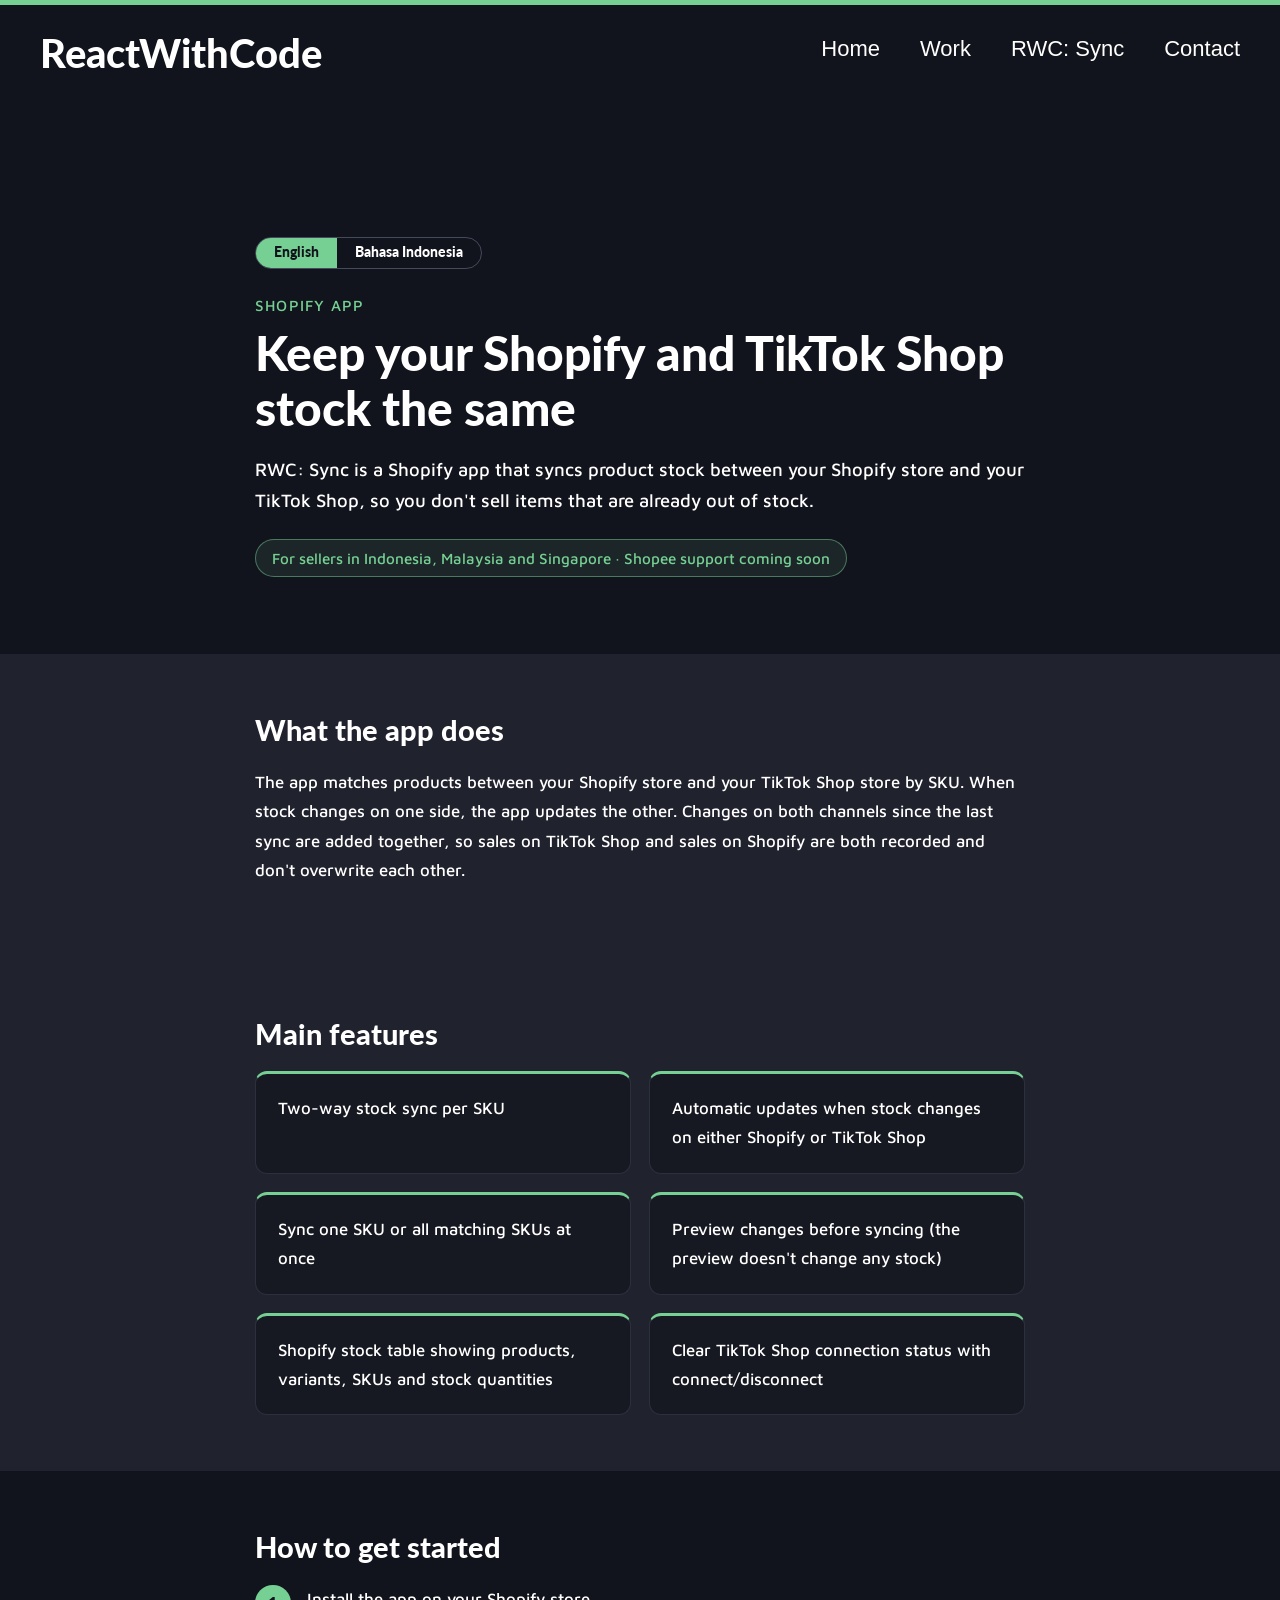
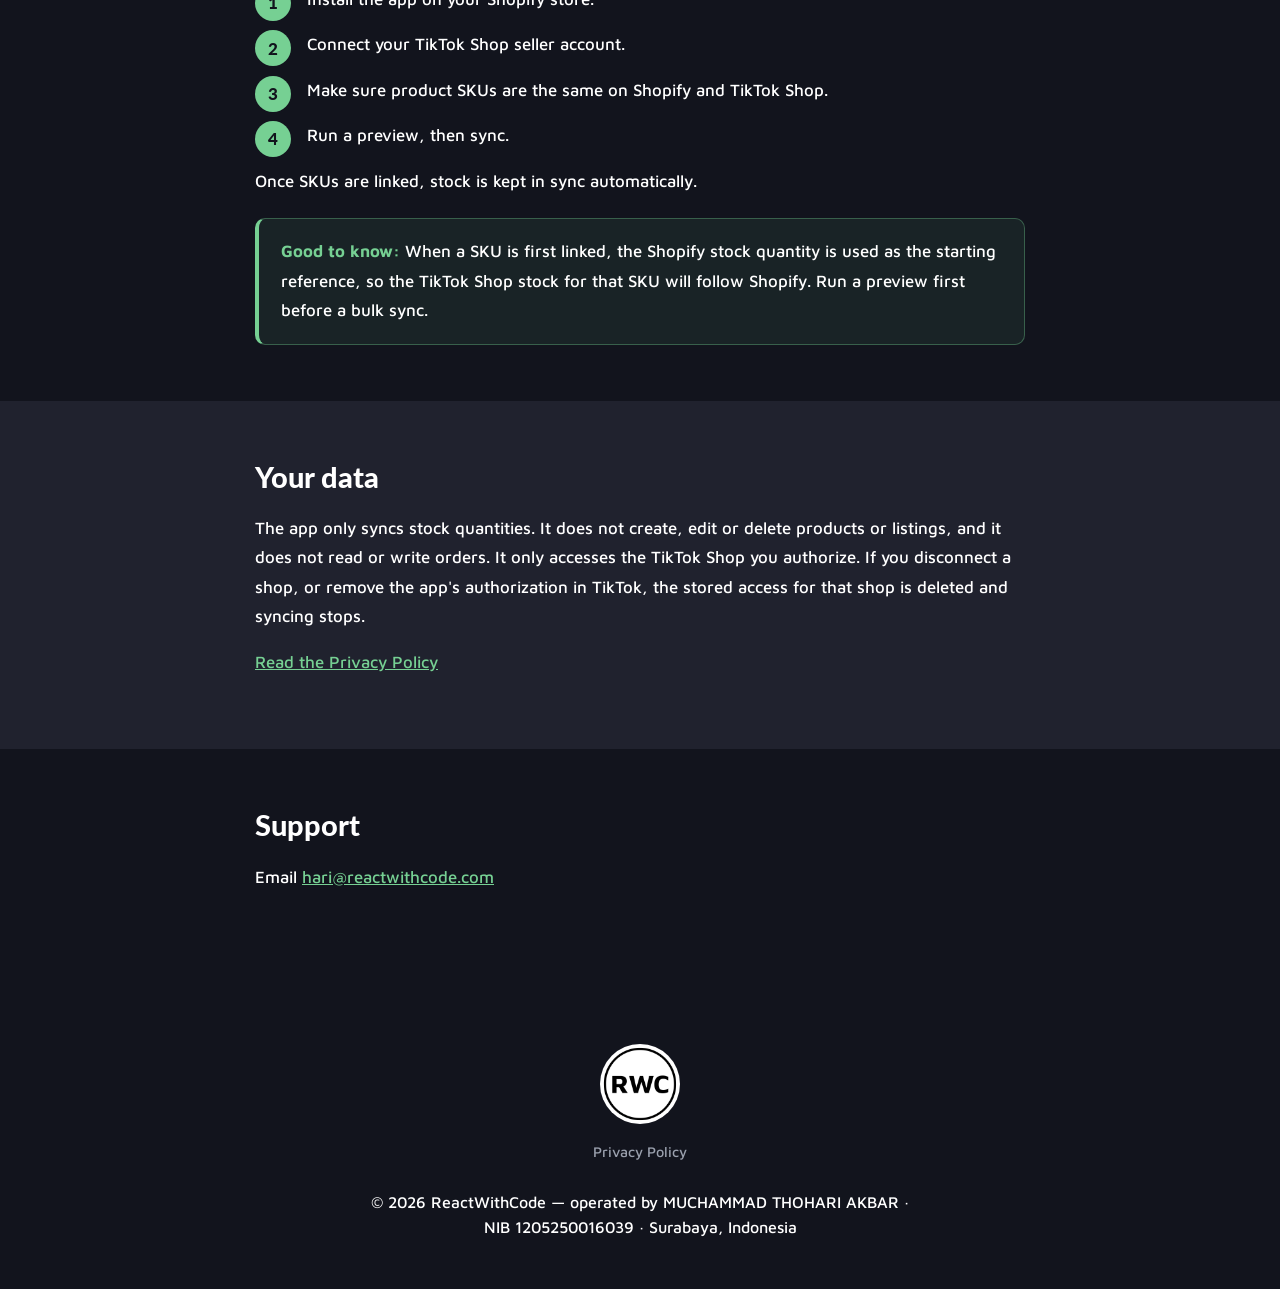
<file: rwc-sync/index.html>
<!DOCTYPE html>
<html lang="en" data-lang="en">

<head>
	<meta charset="utf-8">
	<meta http-equiv="X-UA-Compatible" content="IE=edge">
	<meta name="viewport" content="width=device-width,initial-scale=1" />
	<title>RWC: Sync – Shopify and TikTok Shop Stock Sync App | ReactWithCode</title>
	<meta name="description" content="RWC: Sync is a Shopify app that syncs product stock between your Shopify store and your TikTok Shop by SKU, so you don't sell items that are already out of stock.">
	<link rel="canonical" href="https://www.reactwithcode.com/rwc-sync/">
	<link rel="alternate" hreflang="en" href="https://www.reactwithcode.com/rwc-sync/">
	<link rel="alternate" hreflang="id" href="https://www.reactwithcode.com/rwc-sync/?lang=id">
	<link rel="alternate" hreflang="x-default" href="https://www.reactwithcode.com/rwc-sync/">
	<meta property="og:type" content="website">
	<meta property="og:site_name" content="ReactWithCode">
	<meta property="og:title" content="RWC: Sync – Keep your Shopify and TikTok Shop stock the same">
	<meta property="og:description" content="A Shopify app that syncs product stock between your Shopify store and your TikTok Shop by SKU.">
	<meta property="og:url" content="https://www.reactwithcode.com/rwc-sync/">
	<meta property="og:locale" content="en_US">
	<meta property="og:locale:alternate" content="id_ID">
	<meta property="og:image" content="https://www.reactwithcode.com/assets/images/shopify-developer-white-bg.png">
	<meta name="twitter:card" content="summary_large_image">
	<link rel="icon" type="image/x-icon" href="/assets/images/RWC-logo.png">

	<link rel="stylesheet" href="/bower_components/foundation-sites/dist/css/foundation.min.css">
	<link href="https://fonts.googleapis.com/css?family=Lato:300,400,700,900" rel="stylesheet">
	<link href="https://fonts.googleapis.com/css?family=Maven+Pro:400,500" rel="stylesheet">
	<link rel="stylesheet" href="/assets/styles/styles.css">

	<!-- Language: reads ?lang=id before first paint. Both languages are in the HTML; English shows without JavaScript. -->
	<script>
		(function () {
			var meta = {
				en: {
					title: "RWC: Sync – Shopify and TikTok Shop Stock Sync App | ReactWithCode",
					desc: "RWC: Sync is a Shopify app that syncs product stock between your Shopify store and your TikTok Shop by SKU, so you don't sell items that are already out of stock.",
					og: "RWC: Sync – Keep your Shopify and TikTok Shop stock the same"
				},
				id: {
					title: "RWC: Sync – Aplikasi Sinkronisasi Stok Shopify dan TikTok Shop | ReactWithCode",
					desc: "RWC: Sync adalah aplikasi Shopify yang menyinkronkan stok produk antara toko Shopify dan TikTok Shop Anda berdasarkan SKU, agar Anda tidak menjual barang yang sudah habis.",
					og: "RWC: Sync – Samakan stok Shopify dan TikTok Shop Anda"
				}
			};
			window.rwcSetLang = function (lang) {
				if (lang !== "id") lang = "en";
				var d = document.documentElement;
				d.setAttribute("data-lang", lang);
				d.setAttribute("lang", lang);
				document.title = meta[lang].title;
				var q = function (s) { return document.querySelector(s); };
				q('meta[name="description"]').setAttribute("content", meta[lang].desc);
				q('meta[property="og:title"]').setAttribute("content", meta[lang].og);
				q('meta[property="og:description"]').setAttribute("content", meta[lang].desc);
				q('meta[property="og:locale"]').setAttribute("content", lang === "id" ? "id_ID" : "en_US");
			};
			var m = /[?&]lang=([a-z]+)/i.exec(location.search);
			if (m && m[1].toLowerCase() === "id") window.rwcSetLang("id");
		})();
	</script>

	<!-- Google tag (gtag.js) -->
	<script async src="https://www.googletagmanager.com/gtag/js?id=G-P45Q6KW4CB"></script>
	<script>
		window.dataLayer = window.dataLayer || [];
		function gtag(){dataLayer.push(arguments);}
		gtag('js', new Date());
		gtag('config', 'G-P45Q6KW4CB');
	</script>

	<style>
		/* ===== Page-specific additions only; everything else inherits assets/styles/styles.css ===== */

		/* Language switching: English by default, Indonesian when html[data-lang="id"] */
		.l-id{ display: none; }
		html[data-lang="id"] .l-en{ display: none; }
		html[data-lang="id"] .l-id{ display: revert; }

		#sync-hero{
			margin-top: 8em;
			background-color: #12141D;
			padding: 0 2em 3.5em;
		}
		#sync-hero .eyebrow{
			color: #76D093;
			font-family: "Maven Pro", sans-serif;
			font-weight: 500;
			font-size: .95em;
			text-transform: uppercase;
			letter-spacing: .08em;
			margin-bottom: .5em;
		}
		#sync-hero h1{
			color: #fff;
			font-family: "Lato", sans-serif;
			font-weight: 900;
			font-size: 3em;
			line-height: 1.15;
			margin-bottom: .4em;
		}
		#sync-hero .lead{
			color: #fff;
			font-family: "Maven Pro", sans-serif;
			font-weight: 500;
			font-size: 1.15em;
			line-height: 1.7;
			margin-bottom: 1.2em;
		}
		.sync-badge{
			display: inline-block;
			font-family: "Maven Pro", sans-serif;
			font-weight: 500;
			font-size: .95em;
			color: #76D093;
			border: 1px solid rgba(118,208,147,.5);
			background: rgba(118,208,147,.1);
			border-radius: 20px;
			padding: 6px 16px;
			margin-bottom: 1.4em;
		}
		.lang-toggle{
			display: inline-flex;
			border: 1px solid #454a59;
			border-radius: 20px;
			overflow: hidden;
			margin: 0 0 1.6em;
		}
		.lang-toggle a{
			font-family: "Lato", sans-serif;
			font-weight: 900;
			font-size: .85em;
			color: #fff;
			padding: 8px 18px;
			line-height: 1;
		}
		.lang-toggle a:hover{ color: #76D093; }
		html:not([data-lang="id"]) .lang-toggle a[data-set="en"],
		html[data-lang="id"] .lang-toggle a[data-set="id"]{
			background: #76D093;
			color: #12141D;
		}
		.sync-cta{ display: flex; flex-wrap: wrap; gap: 12px; }
		.sync-cta .my-button{ margin: 0; }

		.sync-section{ padding: 3.5em 2em; }
		.sync-section:nth-of-type(odd){ background-color: #20222E; }
		.sync-section:nth-of-type(even){ background-color: #12141D; }
		#sync-hero + .sync-section{ background-color: #20222E; }
		.sync-section h2{
			color: #fff;
			font-family: "Lato", sans-serif;
			font-weight: 900;
			font-size: 1.8em;
			text-align: left;
			margin-bottom: .6em;
		}
		.sync-section p, .sync-section li{
			color: #fff;
			font-family: "Maven Pro", sans-serif;
			font-weight: 500;
			font-size: 1.05em;
			line-height: 1.75;
		}
		.sync-section a{ color: #76D093; text-decoration: underline; }
		.sync-section a:hover{ color: #fff; }

		.sync-cards{
			display: grid;
			grid-template-columns: repeat(auto-fit, minmax(260px, 1fr));
			gap: 18px;
			list-style: none;
			margin: 0; padding: 0;
		}
		.sync-cards li{
			background: #171922;
			border: 1px solid #2c2f3d;
			border-radius: 12px;
			padding: 20px 22px;
			margin: 0;
			border-top: 3px solid #76D093;
		}

		.sync-steps{ list-style: none; counter-reset: step; margin: 0 0 1em; padding: 0; }
		.sync-steps li{
			counter-increment: step;
			position: relative;
			padding-left: 52px;
			margin-bottom: 16px;
		}
		.sync-steps li::before{
			content: counter(step);
			position: absolute; left: 0; top: 0;
			width: 36px; height: 36px; border-radius: 50%;
			background: #76D093; color: #12141D;
			font-family: "Lato", sans-serif; font-weight: 900;
			display: flex; align-items: center; justify-content: center;
		}

		.sync-note{
			background: rgba(118,208,147,.08);
			border: 1px solid rgba(118,208,147,.35);
			border-left: 4px solid #76D093;
			border-radius: 10px;
			padding: 18px 22px;
			margin-top: 1.4em;
		}
		.sync-note p{ margin: 0; }
		.sync-note strong{ color: #76D093; }

		@media only screen and (max-width: 670px){
			#sync-hero{ margin-top: 6em; padding: 0 1.2em 2.4em; }
			#sync-hero h1{ font-size: 2em; }
			.sync-section{ padding: 2.4em 1.2em; }
			.sync-section h2{ font-size: 1.5em; }
		}
	</style>
</head>

<body>
	<div class="wrapper">

		<div class="thin-bar"></div>

		<nav class="menu-container" aria-label="Main">
			<input type="checkbox" aria-label="Toggle menu" />
			<span></span>
			<span></span>
			<span></span>

			<a href="/" class="menu-logo">
				<h2>ReactWithCode</h2>
			</a>

			<div class="menu">
				<ul></ul>
				<ul>
					<li><a href="/">Home</a></li>
					<li><a href="/#work">Work</a></li>
					<li><a href="/rwc-sync/" aria-current="page">RWC: Sync</a></li>
					<li><a href="/#footer-cta">Contact</a></li>
				</ul>
			</div>
		</nav>

		<main>
			<section id="sync-hero">
				<div class="row">
					<div class="small-12 large-8 large-offset-2 columns">
						<div class="lang-toggle" role="group" aria-label="Language / Bahasa">
							<a href="?lang=en" data-set="en" hreflang="en" lang="en">English</a>
							<a href="?lang=id" data-set="id" hreflang="id" lang="id">Bahasa Indonesia</a>
						</div>
						<div class="eyebrow">Shopify app</div>
						<h1>
							<span class="l-en" lang="en">Keep your Shopify and TikTok Shop stock the same</span>
							<span class="l-id" lang="id">Samakan stok Shopify dan TikTok Shop Anda</span>
						</h1>
						<p class="lead l-en" lang="en">RWC: Sync is a Shopify app that syncs product stock between your Shopify store and your TikTok Shop, so you don't sell items that are already out of stock.</p>
						<p class="lead l-id" lang="id">RWC: Sync adalah aplikasi Shopify yang menyinkronkan stok produk antara toko Shopify dan TikTok Shop Anda, sehingga Anda tidak menjual barang yang sudah habis.</p>
						<p class="sync-badge">
							<span class="l-en" lang="en">For sellers in Indonesia, Malaysia and Singapore · Shopee support coming soon</span>
							<span class="l-id" lang="id">Untuk penjual di Indonesia, Malaysia dan Singapura · Dukungan Shopee segera hadir</span>
						</p>
					</div>
				</div>
			</section>

			<section class="sync-section" id="what-it-does" aria-labelledby="what-it-does-h">
				<div class="row">
					<div class="small-12 large-8 large-offset-2 columns">
						<h2 id="what-it-does-h"><span class="l-en" lang="en">What the app does</span><span class="l-id" lang="id">Fungsi aplikasi</span></h2>
						<p class="l-en" lang="en">The app matches products between your Shopify store and your TikTok Shop store by SKU. When stock changes on one side, the app updates the other. Changes on both channels since the last sync are added together, so sales on TikTok Shop and sales on Shopify are both recorded and don't overwrite each other.</p>
						<p class="l-id" lang="id">Aplikasi ini mencocokkan produk antara toko Shopify dan toko TikTok Shop Anda berdasarkan SKU. Ketika stok berubah di salah satu sisi, aplikasi memperbarui sisi lainnya. Perubahan di kedua channel sejak sinkronisasi terakhir dijumlahkan, sehingga penjualan di TikTok Shop dan penjualan di Shopify sama-sama tercatat dan tidak saling menimpa.</p>
					</div>
				</div>
			</section>

			<section class="sync-section" id="features" aria-labelledby="features-h">
				<div class="row">
					<div class="small-12 large-8 large-offset-2 columns">
						<h2 id="features-h"><span class="l-en" lang="en">Main features</span><span class="l-id" lang="id">Fitur utama</span></h2>
						<ul class="sync-cards">
							<li><span class="l-en" lang="en">Two-way stock sync per SKU</span><span class="l-id" lang="id">Sinkronisasi stok dua arah per SKU</span></li>
							<li><span class="l-en" lang="en">Automatic updates when stock changes on either Shopify or TikTok Shop</span><span class="l-id" lang="id">Pembaruan otomatis ketika stok berubah di Shopify maupun TikTok Shop</span></li>
							<li><span class="l-en" lang="en">Sync one SKU or all matching SKUs at once</span><span class="l-id" lang="id">Sinkronkan satu SKU atau semua SKU yang cocok sekaligus</span></li>
							<li><span class="l-en" lang="en">Preview changes before syncing (the preview doesn't change any stock)</span><span class="l-id" lang="id">Pratinjau perubahan sebelum sinkronisasi (pratinjau tidak mengubah stok apa pun)</span></li>
							<li><span class="l-en" lang="en">Shopify stock table showing products, variants, SKUs and stock quantities</span><span class="l-id" lang="id">Tabel stok Shopify yang menampilkan produk, varian, SKU, dan jumlah stok</span></li>
							<li><span class="l-en" lang="en">Clear TikTok Shop connection status with connect/disconnect</span><span class="l-id" lang="id">Status koneksi TikTok Shop yang jelas dengan tombol hubungkan/putuskan</span></li>
						</ul>
					</div>
				</div>
			</section>

			<section class="sync-section" id="get-started" aria-labelledby="get-started-h">
				<div class="row">
					<div class="small-12 large-8 large-offset-2 columns">
						<h2 id="get-started-h"><span class="l-en" lang="en">How to get started</span><span class="l-id" lang="id">Cara memulai</span></h2>
						<ol class="sync-steps">
							<li><span class="l-en" lang="en">Install the app on your Shopify store.</span><span class="l-id" lang="id">Pasang aplikasi di toko Shopify Anda.</span></li>
							<li><span class="l-en" lang="en">Connect your TikTok Shop seller account.</span><span class="l-id" lang="id">Hubungkan akun penjual TikTok Shop Anda.</span></li>
							<li><span class="l-en" lang="en">Make sure product SKUs are the same on Shopify and TikTok Shop.</span><span class="l-id" lang="id">Pastikan SKU produk sama di Shopify dan TikTok Shop.</span></li>
							<li><span class="l-en" lang="en">Run a preview, then sync.</span><span class="l-id" lang="id">Jalankan pratinjau, lalu sinkronkan.</span></li>
						</ol>
						<p class="l-en" lang="en">Once SKUs are linked, stock is kept in sync automatically.</p>
						<p class="l-id" lang="id">Setelah SKU terhubung, stok akan disinkronkan secara otomatis.</p>
						<div class="sync-note" role="note">
							<p class="l-en" lang="en"><strong>Good to know:</strong> When a SKU is first linked, the Shopify stock quantity is used as the starting reference, so the TikTok Shop stock for that SKU will follow Shopify. Run a preview first before a bulk sync.</p>
							<p class="l-id" lang="id"><strong>Perlu diketahui:</strong> Saat sebuah SKU pertama kali dihubungkan, jumlah stok Shopify digunakan sebagai acuan awal, sehingga stok TikTok Shop untuk SKU tersebut akan mengikuti Shopify. Jalankan pratinjau terlebih dahulu sebelum sinkronisasi massal.</p>
						</div>
					</div>
				</div>
			</section>

			<section class="sync-section" id="your-data" aria-labelledby="your-data-h">
				<div class="row">
					<div class="small-12 large-8 large-offset-2 columns">
						<h2 id="your-data-h"><span class="l-en" lang="en">Your data</span><span class="l-id" lang="id">Data Anda</span></h2>
						<p class="l-en" lang="en">The app only syncs stock quantities. It does not create, edit or delete products or listings, and it does not read or write orders. It only accesses the TikTok Shop you authorize. If you disconnect a shop, or remove the app's authorization in TikTok, the stored access for that shop is deleted and syncing stops.</p>
						<p class="l-id" lang="id">Aplikasi ini hanya menyinkronkan jumlah stok. Aplikasi tidak membuat, mengubah, atau menghapus produk maupun listing, dan tidak membaca atau menulis pesanan. Aplikasi hanya mengakses TikTok Shop yang Anda otorisasi. Jika Anda memutuskan koneksi toko, atau mencabut otorisasi aplikasi di TikTok, akses tersimpan untuk toko tersebut dihapus dan sinkronisasi berhenti.</p>
						<p><a href="/privacy-policy.html"><span class="l-en" lang="en">Read the Privacy Policy</span><span class="l-id" lang="id">Baca Kebijakan Privasi</span></a></p>
					</div>
				</div>
			</section>

			<section class="sync-section" id="support" aria-labelledby="support-h">
				<div class="row">
					<div class="small-12 large-8 large-offset-2 columns">
						<h2 id="support-h"><span class="l-en" lang="en">Support</span><span class="l-id" lang="id">Dukungan</span></h2>
						<p><span class="l-en" lang="en">Email</span><span class="l-id" lang="id">Email</span> <a href="mailto:hari@reactwithcode.com">hari@reactwithcode.com</a></p>
					</div>
				</div>
			</section>
		</main>

		<footer id="footer">
			<div class="row text-center">
				<div class="small-12 medium-6 medium-offset-3 columns">
					<img src="/assets/images/RWC-logo.png" alt="ReactWithCode Logo" class="footer-logo">
					<div class="footer-links">
						<a href="/privacy-policy.html">Privacy Policy</a>
					</div>
					<p id="copyright">&copy; 2026 ReactWithCode &mdash; operated by MUCHAMMAD THOHARI AKBAR &middot; NIB 1205250016039 &middot; Surabaya, Indonesia</p>
				</div>
			</div>
		</footer>

	</div>
	<script>
		(function () {
			var links = document.querySelectorAll(".lang-toggle a");
			for (var i = 0; i < links.length; i++) {
				links[i].addEventListener("click", function (e) {
					e.preventDefault();
					var lang = this.getAttribute("data-set");
					window.rwcSetLang(lang);
					try { history.replaceState(null, "", lang === "id" ? "?lang=id" : location.pathname); } catch (err) {}
				});
			}
		})();
	</script>
</body>

</html>
</file>
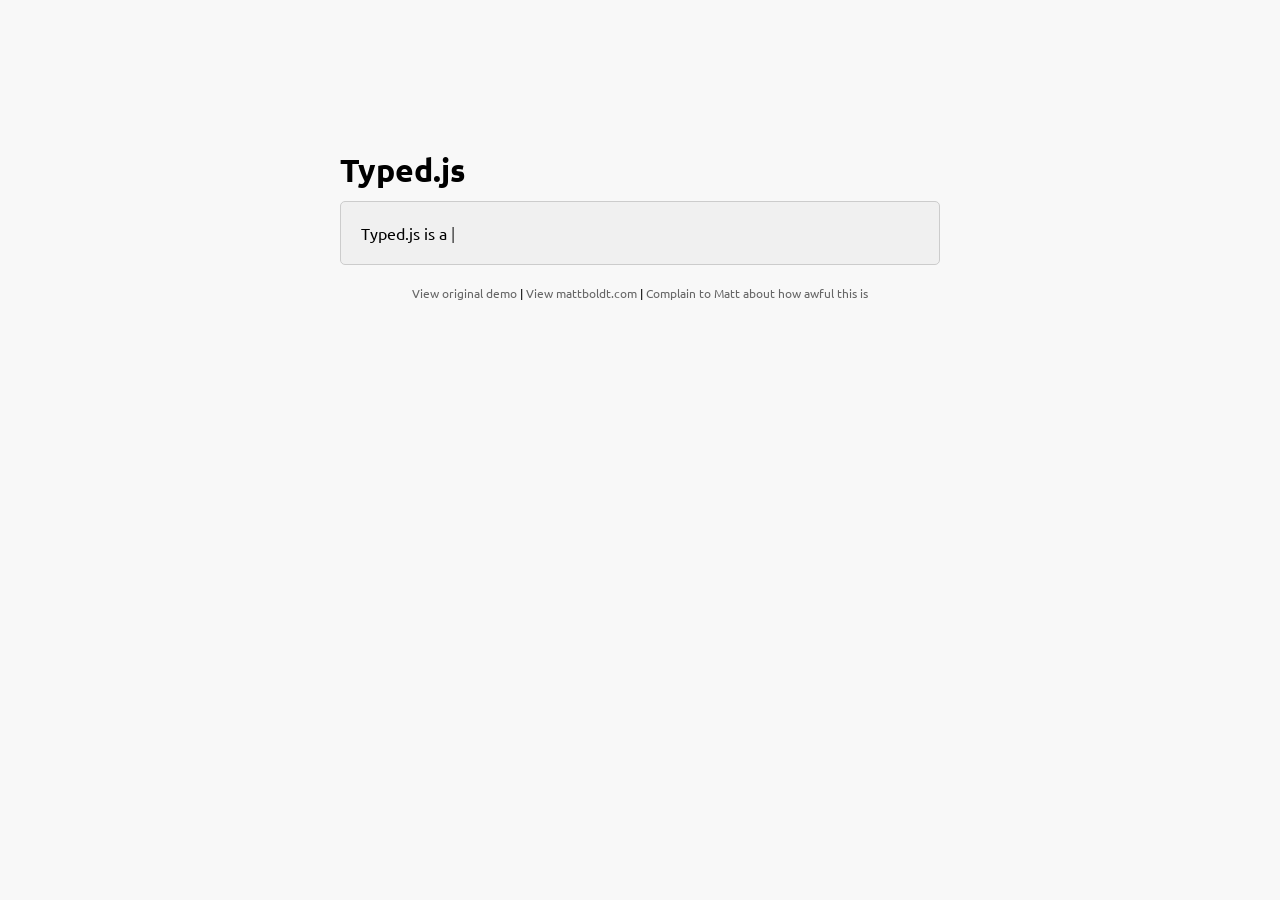
<file: bower_components/typed.js/index.htm>
<!doctype html>
<html lang="en">
<head>
    <meta charset="UTF-8">
    <title>Typed.js - Type your heart out</title>
    <script src="js/typed.js" type="text/javascript"></script>
    <script>
    document.addEventListener('DOMContentLoaded', function(){

        Typed.new("#typed", {
            stringsElement: document.getElementById('typed-strings'),
            typeSpeed: 30,
            backDelay: 500,
            loop: false,
            contentType: 'html', // or text
            // defaults to null for infinite loop
            loopCount: null,
            callback: function(){ foo(); },
            resetCallback: function() { newTyped(); }
        });

        var resetElement = document.querySelector('.reset');
        if(resetElement) {
            resetElement.addEventListener('click', function() {
                document.getElementById('typed')._typed.reset();
            });
        }

    });

    function newTyped(){ /* A new typed object */ }

    function foo(){ console.log("Callback"); }

    </script>
    <link href="main.css" rel="stylesheet"/>
    <style>
        /* code for animated blinking cursor */
        .typed-cursor{
            opacity: 1;
            font-weight: 100;
            -webkit-animation: blink 0.7s infinite;
            -moz-animation: blink 0.7s infinite;
            -ms-animation: blink 0.7s infinite;
            -o-animation: blink 0.7s infinite;
            animation: blink 0.7s infinite;
        }
        @-keyframes blink{
            0% { opacity:1; }
            50% { opacity:0; }
            100% { opacity:1; }
        }
        @-webkit-keyframes blink{
            0% { opacity:1; }
            50% { opacity:0; }
            100% { opacity:1; }
        }
        @-moz-keyframes blink{
            0% { opacity:1; }
            50% { opacity:0; }
            100% { opacity:1; }
        }
        @-ms-keyframes blink{
            0% { opacity:1; }
            50% { opacity:0; }
            100% { opacity:1; }
        }
        @-o-keyframes blink{
            0% { opacity:1; }
            50% { opacity:0; }
            100% { opacity:1; }
        }

        .typed-fade-out{
            opacity: 0;
            animation: 0;
            transition: opacity .25s;
        }
    </style>
</head>
<body>

    <div class="wrap">
        <h1 class="h1">Typed.js</h1>

        <div class="type-wrap">
            <div id="typed-strings">
                <span>Typed.js is a <strong>JavaScript</strong> library.</span>
                <p>It <em>types</em> out sentences.</p>
                <p>And then deletes them.</p>
                <p>Try it out!</p>
            </div>
            <span id="typed" style="white-space:pre;"></span>
        </div>

        <div class="links">
            <a href="http://www.mattboldt.com/demos/typed-js">View original demo</a> | <a href="http://www.mattboldt.com">View mattboldt.com</a> | <a href="http://www.twitter.com/atmattb">Complain to Matt about how awful this is</a>
        </div>
    </div>

</body>
</html>
</file>
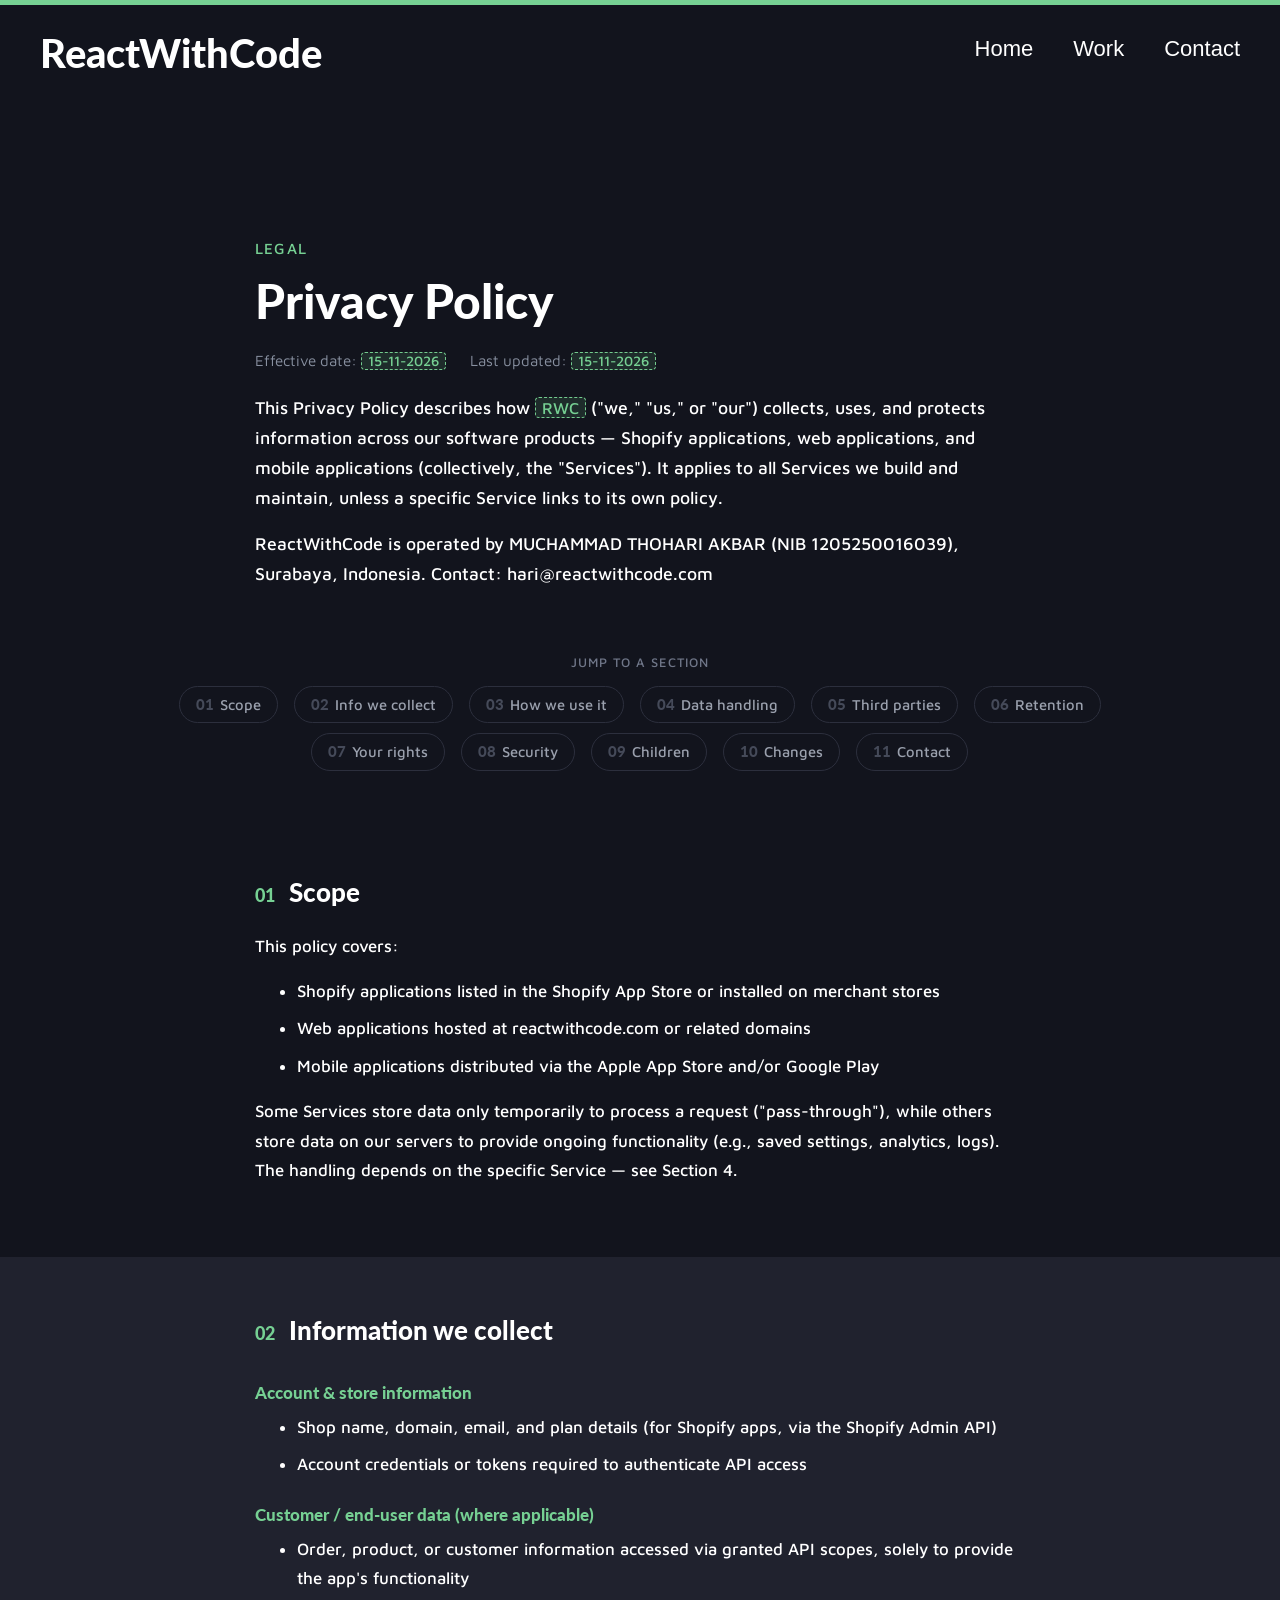
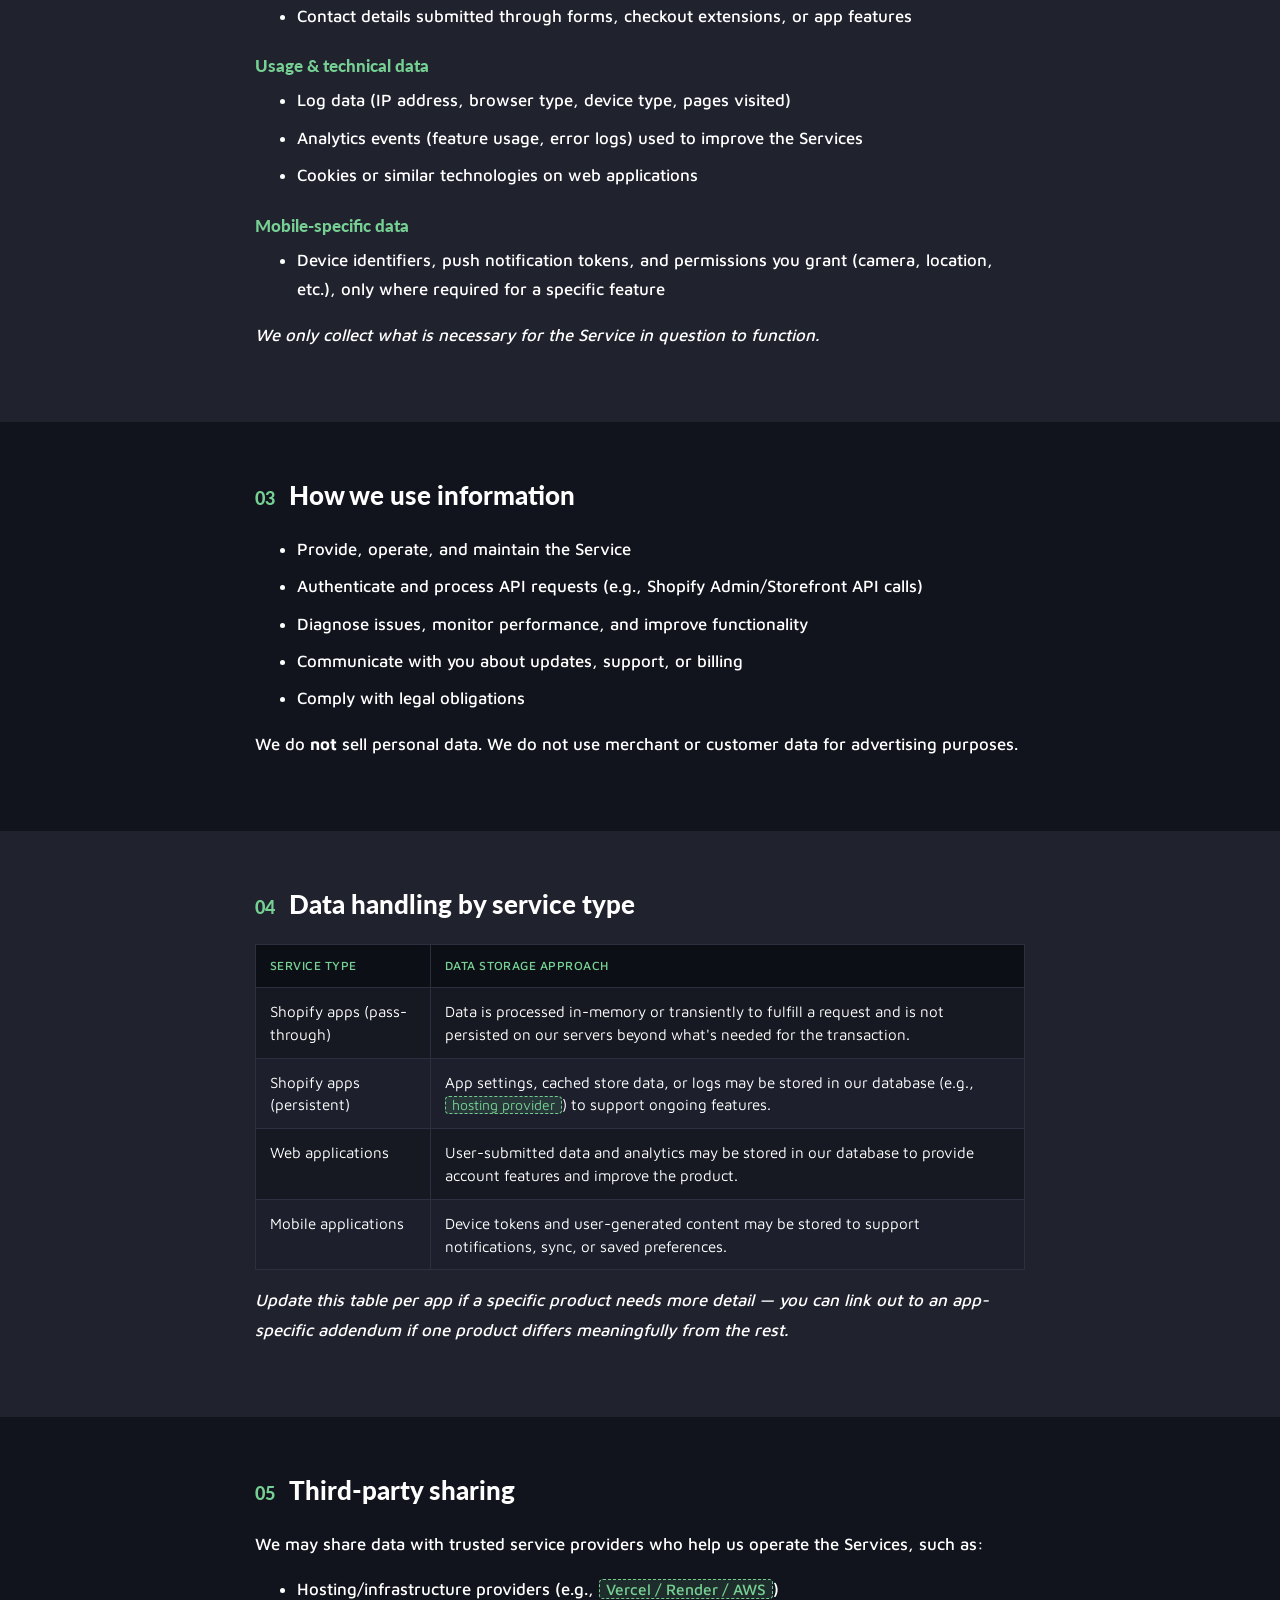
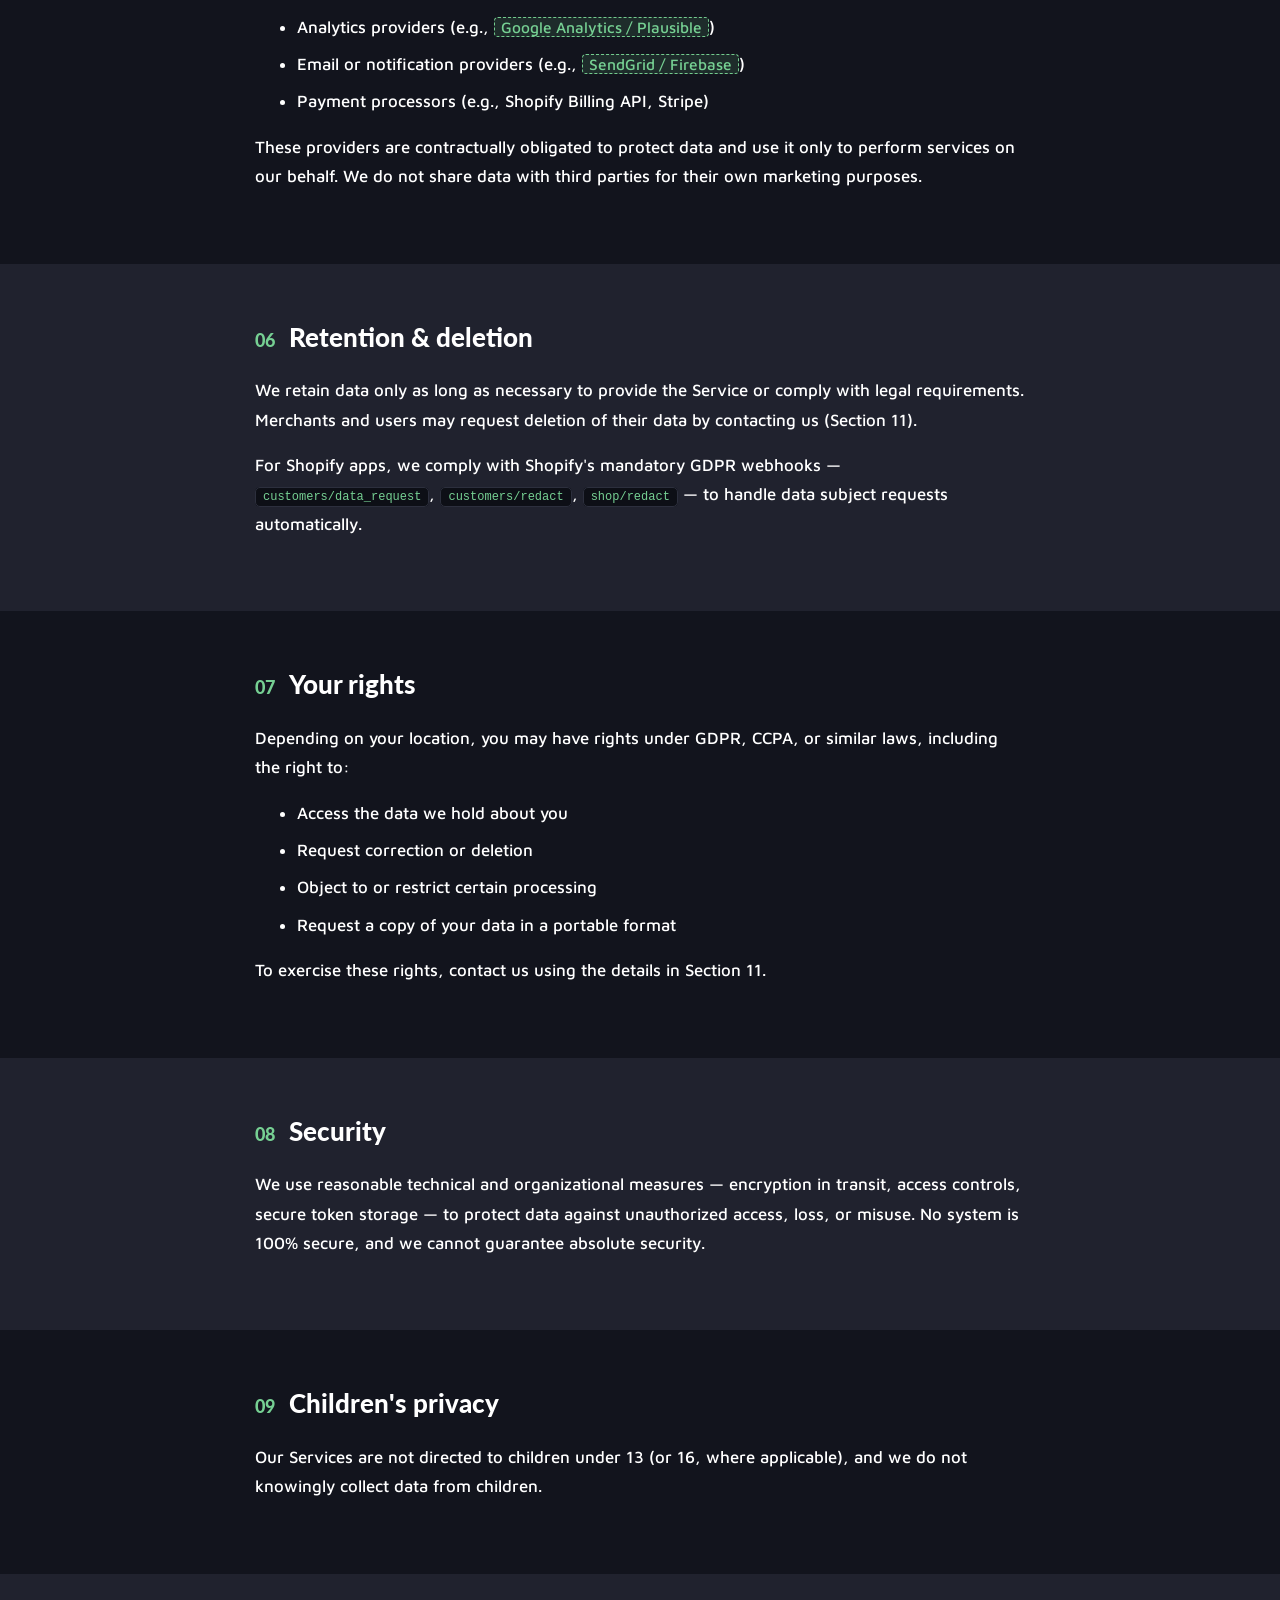
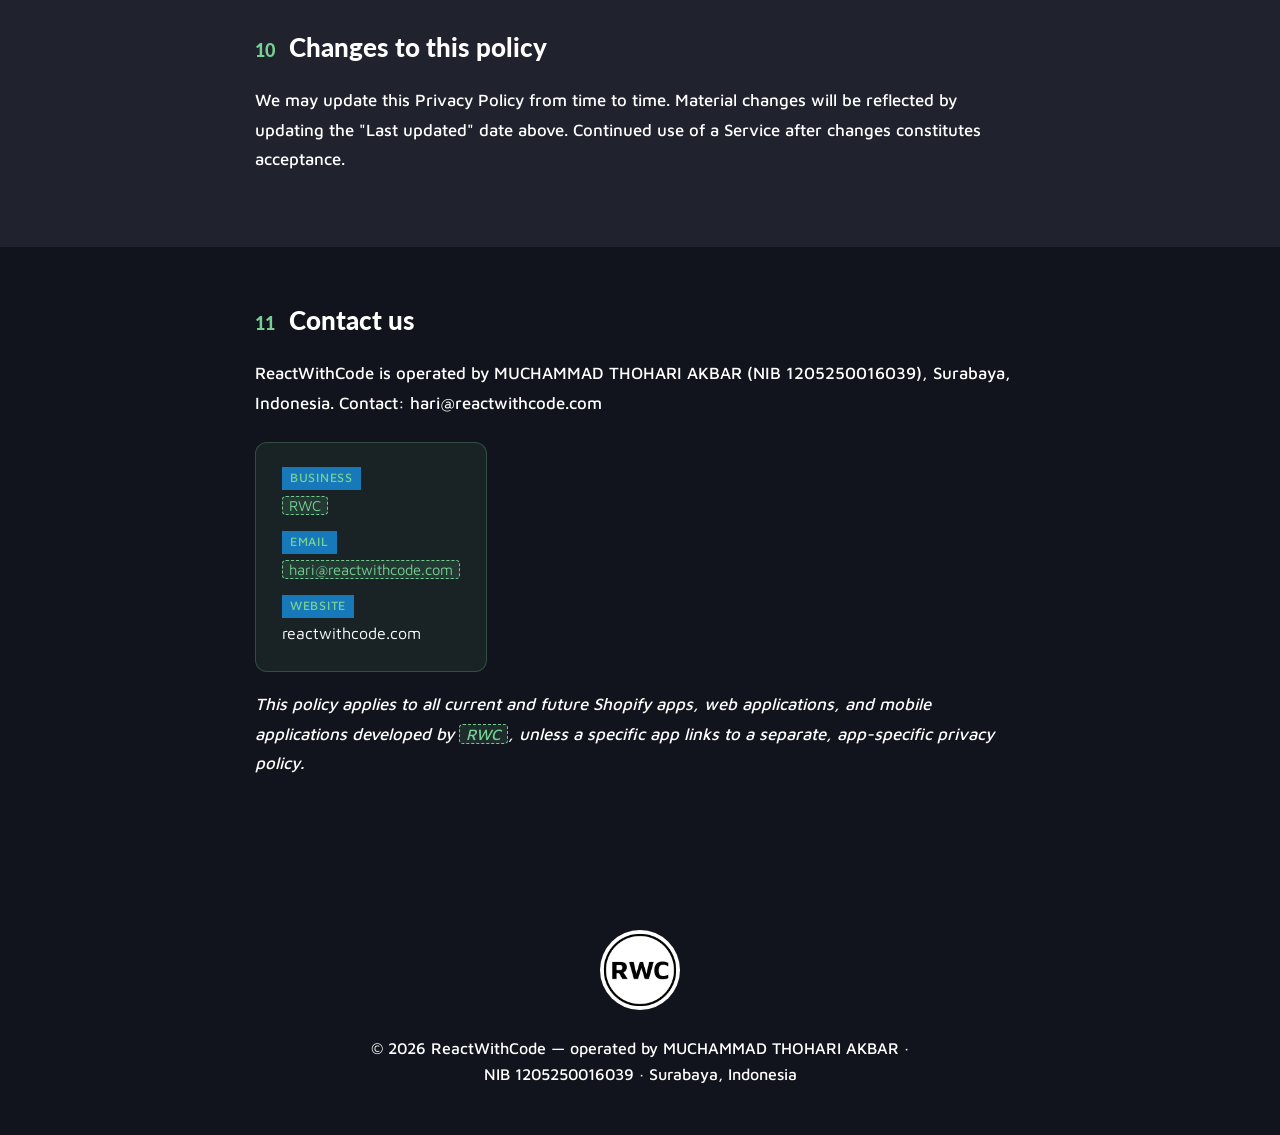
<file: privacy-policy.html>
<!DOCTYPE html>
<html>

<head>
	<meta charset="utf-8">
	<meta http-equiv="X-UA-Compatible" content="IE=edge">
	<meta name="viewport" content="width=device-width,initial-scale=1,minimum-scale=1, maximum-scale=1" />
	<title>Privacy Policy | ReactWithCode</title>
	<link rel="icon" type="image/x-icon" href="/assets/images/RWC-logo.png">

	<link rel="stylesheet" href="bower_components/foundation-sites/dist/css/foundation.min.css">
	<script src="bower_components/foundation-sites/dist/js/foundation.min.js" charset="utf-8"></script>
	<script src="bower_components/normalize-css/normalize.css" charset="utf-8"></script>

	<link rel="stylesheet" href="https://maxcdn.bootstrapcdn.com/font-awesome/4.7.0/css/font-awesome.min.css">
	<link href="https://fonts.googleapis.com/css?family=Lato:300,400,700,900" rel="stylesheet">
	<link href="https://fonts.googleapis.com/css?family=Maven+Pro:400,500" rel="stylesheet">
	<link rel="stylesheet" href="assets/fonts/foundation-icons/foundation-icons.css">
	<link rel="stylesheet" href="assets/styles/styles.css">

	<!-- Google tag (gtag.js) -->
	<script async src="https://www.googletagmanager.com/gtag/js?id=G-HP51W07BEM"></script>
	<script>
	  window.dataLayer = window.dataLayer || [];
	  function gtag(){dataLayer.push(arguments);}
	  gtag('js', new Date());
	  gtag('config', 'G-HP51W07BEM');
	</script>

	<style>
		/* ===== Page-specific additions only — everything else inherits assets/styles/styles.css ===== */

		#policy-hero{
			margin-top: 8em;
			background-color: #12141D;
			padding: 0 2em 3em;
		}
		#policy-hero .eyebrow{
			color: #76D093;
			font-family: "Maven Pro", sans-serif;
			font-weight: 500;
			font-size: .95em;
			text-transform: uppercase;
			letter-spacing: .08em;
			margin-bottom: .5em;
		}
		#policy-hero h1{
			color: #fff;
			font-family: "Lato", sans-serif;
			font-weight: 900;
			font-size: 3em;
			margin-bottom: .3em;
		}
		#policy-hero .doc-meta{
			color: #8890a0;
			font-family: "Maven Pro", sans-serif;
			font-size: .95em;
			display: flex;
			gap: 24px;
			flex-wrap: wrap;
			margin-bottom: 1.4em;
		}
		#policy-hero .doc-meta b{ color: #76D093; font-weight: 500; }
		#policy-hero p.intro{
			color: #fff;
			font-family: "Maven Pro", sans-serif;
			font-weight: 500;
			font-size: 1.1em;
			max-width: 70ch;
			line-height: 1.7;
		}

		#policy-toc{
			background-color: #12141D;
			padding: 0 2em 3em;
		}
		#policy-toc .toc-label{
			font-family: "Maven Pro", sans-serif;
			font-weight: 500;
			text-transform: uppercase;
			letter-spacing: .08em;
			font-size: .8em;
			color: #6f7688;
			margin-bottom: 14px;
			text-align: center;
		}
		#policy-toc ul{
			list-style: none;
			margin: 0; padding: 0;
			display: flex;
			flex-wrap: wrap;
			justify-content: center;
			gap: 10px 16px;
		}
		#policy-toc ul li{ padding: 0; }
		#policy-toc a{
			font-family: "Maven Pro", sans-serif;
			font-weight: 500;
			font-size: .92em;
			color: #9aa0ad;
			border: 1px solid #2c2f3d;
			border-radius: 20px;
			padding: 6px 16px;
			display: inline-block;
			transition: color .3s ease, border-color .3s ease;
		}
		#policy-toc a:hover{ color: #76D093; border-color: #76D093; }
		#policy-toc a .n{ font-family: "Lato", sans-serif; font-weight: 900; margin-right: 6px; color: #454a59; }
		#policy-toc a:hover .n{ color: #76D093; }

		.policy-section{
			padding: 3.5em 2em;
		}
		.policy-section:nth-of-type(odd){ background-color: #12141D; }
		.policy-section:nth-of-type(even){ background-color: #20222E; }

		.policy-section .sec-head{
			display: flex;
			align-items: baseline;
			gap: 14px;
			margin-bottom: .8em;
		}
		.policy-section .sec-num{
			font-family: "Lato", sans-serif;
			font-weight: 900;
			color: #76D093;
			font-size: 1.1em;
		}
		.policy-section h2{
			color: #fff;
			font-family: "Lato", sans-serif;
			font-weight: 900;
			font-size: 1.6em;
			text-align: left;
		}
		.policy-section h3.sub{
			color: #76D093;
			font-family: "Lato", sans-serif;
			font-weight: 900;
			font-size: 1.05em;
			margin: 1.4em 0 .5em;
		}
		.policy-section p, .policy-section li{
			color: #fff;
			font-family: "Maven Pro", sans-serif;
			font-weight: 500;
			font-size: 1.05em;
			line-height: 1.75;
		}
		.policy-section ul{ padding-left: 22px; margin-bottom: 1em; }
		.policy-section li{ margin-bottom: 8px; }

		.policy-fill{
			background: rgba(118,208,147,0.12);
			border: 1px dashed #73CB8E;
			color: #76D093;
			padding: 0 6px;
			border-radius: 4px;
			font-family: "Maven Pro", sans-serif;
			font-size: .92em;
		}
		code.policy-inline{
			font-family: monospace;
			background: #0d0f16;
			border: 1px solid #2c2f3d;
			color: #76D093;
			padding: 2px 7px;
			border-radius: 5px;
			font-size: .88em;
		}

		table.policy-matrix{
			width: 100%;
			border-collapse: collapse;
			margin-top: 12px;
			font-size: .95em;
			background-color: #171922;
		}
		table.policy-matrix tbody tr{
			background-color: #171922 !important;
		}
		table.policy-matrix tbody tr:nth-child(even){
			background-color: #1d202c !important;
		}
		table.policy-matrix th, table.policy-matrix td{
			border: 1px solid #2c2f3d;
			padding: 12px 14px;
			text-align: left;
			vertical-align: top;
			color: #fff !important;
			font-family: "Maven Pro", sans-serif;
			background-color: transparent;
		}
		table.policy-matrix th{
			background-color: #0d0f16 !important;
			font-weight: 500;
			color: #76D093 !important;
			font-size: .8em;
			text-transform: uppercase;
			letter-spacing: .04em;
		}

		.policy-note{
			margin-top: 14px;
			font-size: .88em;
			color: #6f7688;
			font-style: italic;
			font-family: "Maven Pro", sans-serif;
		}

		.policy-contact-card{
			display: inline-block;
			background: rgba(118,208,147,0.08);
			border: 1px solid rgba(118,208,147,0.25);
			border-radius: 12px;
			padding: 22px 26px;
			margin-top: 8px;
		}
		.policy-contact-card div{ margin-bottom: 4px; font-size: 1em; color: #fff; font-family: "Maven Pro", sans-serif; }
		.policy-contact-card .label{
			font-family: "Maven Pro", sans-serif;
			font-weight: 500;
			color: #76D093;
			font-size: .78em;
			text-transform: uppercase;
			letter-spacing: .06em;
			margin-bottom: 3px;
		}
		.policy-contact-card a{ color: #fff; }
		.policy-contact-card a:hover{ color: #00C6A7; }

		@media only screen and (max-width: 670px){
			#policy-hero{ margin-top: 6em; padding: 0 1.2em 2em; }
			#policy-hero h1{ font-size: 2em; }
			.policy-section{ padding: 2.4em 1.2em; }
		}
	</style>

</head>

<body>
	<div class="wrapper">

		<div class="thin-bar"></div>

		<nav class="menu-container">
			<input type="checkbox" aria-label="Toggle menu" />
			<span></span>
			<span></span>
			<span></span>

			<a href="/" class="menu-logo">
				<h2>ReactWithCode</h2>
			</a>

			<div class="menu">
				<ul></ul>
				<ul>
					<li><a href="/">Home</a></li>
					<li><a href="/#work">Work</a></li>
					<li><a href="/#footer-cta">Contact</a></li>
				</ul>
			</div>
		</nav>

		<section id="policy-hero">
			<div class="row">
				<div class="small-12 large-8 large-offset-2 columns">
					<div class="eyebrow">Legal</div>
					<h1>Privacy Policy</h1>
					<div class="doc-meta">
						<span>Effective date: <b><span class="policy-fill">15-11-2026</span></b></span>
						<span>Last updated: <b><span class="policy-fill">15-11-2026</span></b></span>
					</div>
					<p class="intro">
						This Privacy Policy describes how <span class="policy-fill">RWC</span>
						("we," "us," or "our") collects, uses, and protects information across our software
						products — Shopify applications, web applications, and mobile applications
						(collectively, the "Services"). It applies to all Services we build and maintain,
						unless a specific Service links to its own policy.
					</p>
					<p class="intro">ReactWithCode is operated by MUCHAMMAD THOHARI AKBAR (NIB 1205250016039), Surabaya, Indonesia. Contact: hari@reactwithcode.com</p>
				</div>
			</div>
		</section>

		<section id="policy-toc">
			<div class="row">
				<div class="small-12 large-10 large-offset-1 columns">
					<div class="toc-label">Jump to a section</div>
					<ul>
						<li><a href="#scope"><span class="n">01</span>Scope</a></li>
						<li><a href="#collect"><span class="n">02</span>Info we collect</a></li>
						<li><a href="#use"><span class="n">03</span>How we use it</a></li>
						<li><a href="#handling"><span class="n">04</span>Data handling</a></li>
						<li><a href="#sharing"><span class="n">05</span>Third parties</a></li>
						<li><a href="#retention"><span class="n">06</span>Retention</a></li>
						<li><a href="#rights"><span class="n">07</span>Your rights</a></li>
						<li><a href="#security"><span class="n">08</span>Security</a></li>
						<li><a href="#children"><span class="n">09</span>Children</a></li>
						<li><a href="#changes"><span class="n">10</span>Changes</a></li>
						<li><a href="#contact"><span class="n">11</span>Contact</a></li>
					</ul>
				</div>
			</div>
		</section>

		<section class="policy-section" id="scope">
			<div class="row">
				<div class="small-12 large-8 large-offset-2 columns">
					<div class="sec-head"><span class="sec-num">01</span><h2>Scope</h2></div>
					<p>This policy covers:</p>
					<ul>
						<li>Shopify applications listed in the Shopify App Store or installed on merchant stores</li>
						<li>Web applications hosted at reactwithcode.com or related domains</li>
						<li>Mobile applications distributed via the Apple App Store and/or Google Play</li>
					</ul>
					<p>Some Services store data only temporarily to process a request ("pass-through"), while others store data on our servers to provide ongoing functionality (e.g., saved settings, analytics, logs). The handling depends on the specific Service — see Section 4.</p>
				</div>
			</div>
		</section>

		<section class="policy-section" id="collect">
			<div class="row">
				<div class="small-12 large-8 large-offset-2 columns">
					<div class="sec-head"><span class="sec-num">02</span><h2>Information we collect</h2></div>

					<h3 class="sub">Account &amp; store information</h3>
					<ul>
						<li>Shop name, domain, email, and plan details (for Shopify apps, via the Shopify Admin API)</li>
						<li>Account credentials or tokens required to authenticate API access</li>
					</ul>

					<h3 class="sub">Customer / end-user data (where applicable)</h3>
					<ul>
						<li>Order, product, or customer information accessed via granted API scopes, solely to provide the app's functionality</li>
						<li>Contact details submitted through forms, checkout extensions, or app features</li>
					</ul>

					<h3 class="sub">Usage &amp; technical data</h3>
					<ul>
						<li>Log data (IP address, browser type, device type, pages visited)</li>
						<li>Analytics events (feature usage, error logs) used to improve the Services</li>
						<li>Cookies or similar technologies on web applications</li>
					</ul>

					<h3 class="sub">Mobile-specific data</h3>
					<ul>
						<li>Device identifiers, push notification tokens, and permissions you grant (camera, location, etc.), only where required for a specific feature</li>
					</ul>

					<p class="policy-note">We only collect what is necessary for the Service in question to function.</p>
				</div>
			</div>
		</section>

		<section class="policy-section" id="use">
			<div class="row">
				<div class="small-12 large-8 large-offset-2 columns">
					<div class="sec-head"><span class="sec-num">03</span><h2>How we use information</h2></div>
					<ul>
						<li>Provide, operate, and maintain the Service</li>
						<li>Authenticate and process API requests (e.g., Shopify Admin/Storefront API calls)</li>
						<li>Diagnose issues, monitor performance, and improve functionality</li>
						<li>Communicate with you about updates, support, or billing</li>
						<li>Comply with legal obligations</li>
					</ul>
					<p>We do <strong>not</strong> sell personal data. We do not use merchant or customer data for advertising purposes.</p>
				</div>
			</div>
		</section>

		<section class="policy-section" id="handling">
			<div class="row">
				<div class="small-12 large-8 large-offset-2 columns">
					<div class="sec-head"><span class="sec-num">04</span><h2>Data handling by service type</h2></div>
					<table class="policy-matrix">
						<thead>
							<tr><th>Service type</th><th>Data storage approach</th></tr>
						</thead>
						<tbody>
							<tr>
								<td>Shopify apps (pass-through)</td>
								<td>Data is processed in-memory or transiently to fulfill a request and is not persisted on our servers beyond what's needed for the transaction.</td>
							</tr>
							<tr>
								<td>Shopify apps (persistent)</td>
								<td>App settings, cached store data, or logs may be stored in our database (e.g., <span class="policy-fill">hosting provider</span>) to support ongoing features.</td>
							</tr>
							<tr>
								<td>Web applications</td>
								<td>User-submitted data and analytics may be stored in our database to provide account features and improve the product.</td>
							</tr>
							<tr>
								<td>Mobile applications</td>
								<td>Device tokens and user-generated content may be stored to support notifications, sync, or saved preferences.</td>
							</tr>
						</tbody>
					</table>
					<p class="policy-note">Update this table per app if a specific product needs more detail — you can link out to an app-specific addendum if one product differs meaningfully from the rest.</p>
				</div>
			</div>
		</section>

		<section class="policy-section" id="sharing">
			<div class="row">
				<div class="small-12 large-8 large-offset-2 columns">
					<div class="sec-head"><span class="sec-num">05</span><h2>Third-party sharing</h2></div>
					<p>We may share data with trusted service providers who help us operate the Services, such as:</p>
					<ul>
						<li>Hosting/infrastructure providers (e.g., <span class="policy-fill">Vercel / Render / AWS</span>)</li>
						<li>Analytics providers (e.g., <span class="policy-fill">Google Analytics / Plausible</span>)</li>
						<li>Email or notification providers (e.g., <span class="policy-fill">SendGrid / Firebase</span>)</li>
						<li>Payment processors (e.g., Shopify Billing API, Stripe)</li>
					</ul>
					<p>These providers are contractually obligated to protect data and use it only to perform services on our behalf. We do not share data with third parties for their own marketing purposes.</p>
				</div>
			</div>
		</section>

		<section class="policy-section" id="retention">
			<div class="row">
				<div class="small-12 large-8 large-offset-2 columns">
					<div class="sec-head"><span class="sec-num">06</span><h2>Retention &amp; deletion</h2></div>
					<p>We retain data only as long as necessary to provide the Service or comply with legal requirements. Merchants and users may request deletion of their data by contacting us (Section 11).</p>
					<p>For Shopify apps, we comply with Shopify's mandatory GDPR webhooks — <code class="policy-inline">customers/data_request</code>, <code class="policy-inline">customers/redact</code>, <code class="policy-inline">shop/redact</code> — to handle data subject requests automatically.</p>
				</div>
			</div>
		</section>

		<section class="policy-section" id="rights">
			<div class="row">
				<div class="small-12 large-8 large-offset-2 columns">
					<div class="sec-head"><span class="sec-num">07</span><h2>Your rights</h2></div>
					<p>Depending on your location, you may have rights under GDPR, CCPA, or similar laws, including the right to:</p>
					<ul>
						<li>Access the data we hold about you</li>
						<li>Request correction or deletion</li>
						<li>Object to or restrict certain processing</li>
						<li>Request a copy of your data in a portable format</li>
					</ul>
					<p>To exercise these rights, contact us using the details in Section 11.</p>
				</div>
			</div>
		</section>

		<section class="policy-section" id="security">
			<div class="row">
				<div class="small-12 large-8 large-offset-2 columns">
					<div class="sec-head"><span class="sec-num">08</span><h2>Security</h2></div>
					<p>We use reasonable technical and organizational measures — encryption in transit, access controls, secure token storage — to protect data against unauthorized access, loss, or misuse. No system is 100% secure, and we cannot guarantee absolute security.</p>
				</div>
			</div>
		</section>

		<section class="policy-section" id="children">
			<div class="row">
				<div class="small-12 large-8 large-offset-2 columns">
					<div class="sec-head"><span class="sec-num">09</span><h2>Children's privacy</h2></div>
					<p>Our Services are not directed to children under 13 (or 16, where applicable), and we do not knowingly collect data from children.</p>
				</div>
			</div>
		</section>

		<section class="policy-section" id="changes">
			<div class="row">
				<div class="small-12 large-8 large-offset-2 columns">
					<div class="sec-head"><span class="sec-num">10</span><h2>Changes to this policy</h2></div>
					<p>We may update this Privacy Policy from time to time. Material changes will be reflected by updating the "Last updated" date above. Continued use of a Service after changes constitutes acceptance.</p>
				</div>
			</div>
		</section>

		<section class="policy-section" id="contact">
			<div class="row">
				<div class="small-12 large-8 large-offset-2 columns">
					<div class="sec-head"><span class="sec-num">11</span><h2>Contact us</h2></div>
					<p>ReactWithCode is operated by MUCHAMMAD THOHARI AKBAR (NIB 1205250016039), Surabaya, Indonesia. Contact: hari@reactwithcode.com</p>
					<div class="policy-contact-card">
						<div class="label">Business</div>
						<div><span class="policy-fill">RWC</span></div>
						<div class="label" style="margin-top:10px;">Email</div>
						<div><span class="policy-fill">hari@reactwithcode.com</span></div>
						<div class="label" style="margin-top:10px;">Website</div>
						<div><a href="https://reactwithcode.com">reactwithcode.com</a></div>
					</div>
					<p class="policy-note" style="margin-top:18px;">This policy applies to all current and future Shopify apps, web applications, and mobile applications developed by <span class="policy-fill">RWC</span>, unless a specific app links to a separate, app-specific privacy policy.</p>
				</div>
			</div>
		</section>

		<footer id="footer">
			<div class="row text-center">
				<div class="small-12 medium-6 medium-offset-3 columns">
					<img src="assets/images/RWC-logo.png" alt="ReactWithCode Logo" class="footer-logo">
					<p id="copyright">&copy; 2026 ReactWithCode &mdash; operated by MUCHAMMAD THOHARI AKBAR &middot; NIB 1205250016039 &middot; Surabaya, Indonesia</p>
				</div>
			</div>
		</footer>

	</div>
</body>

</html>
</file>
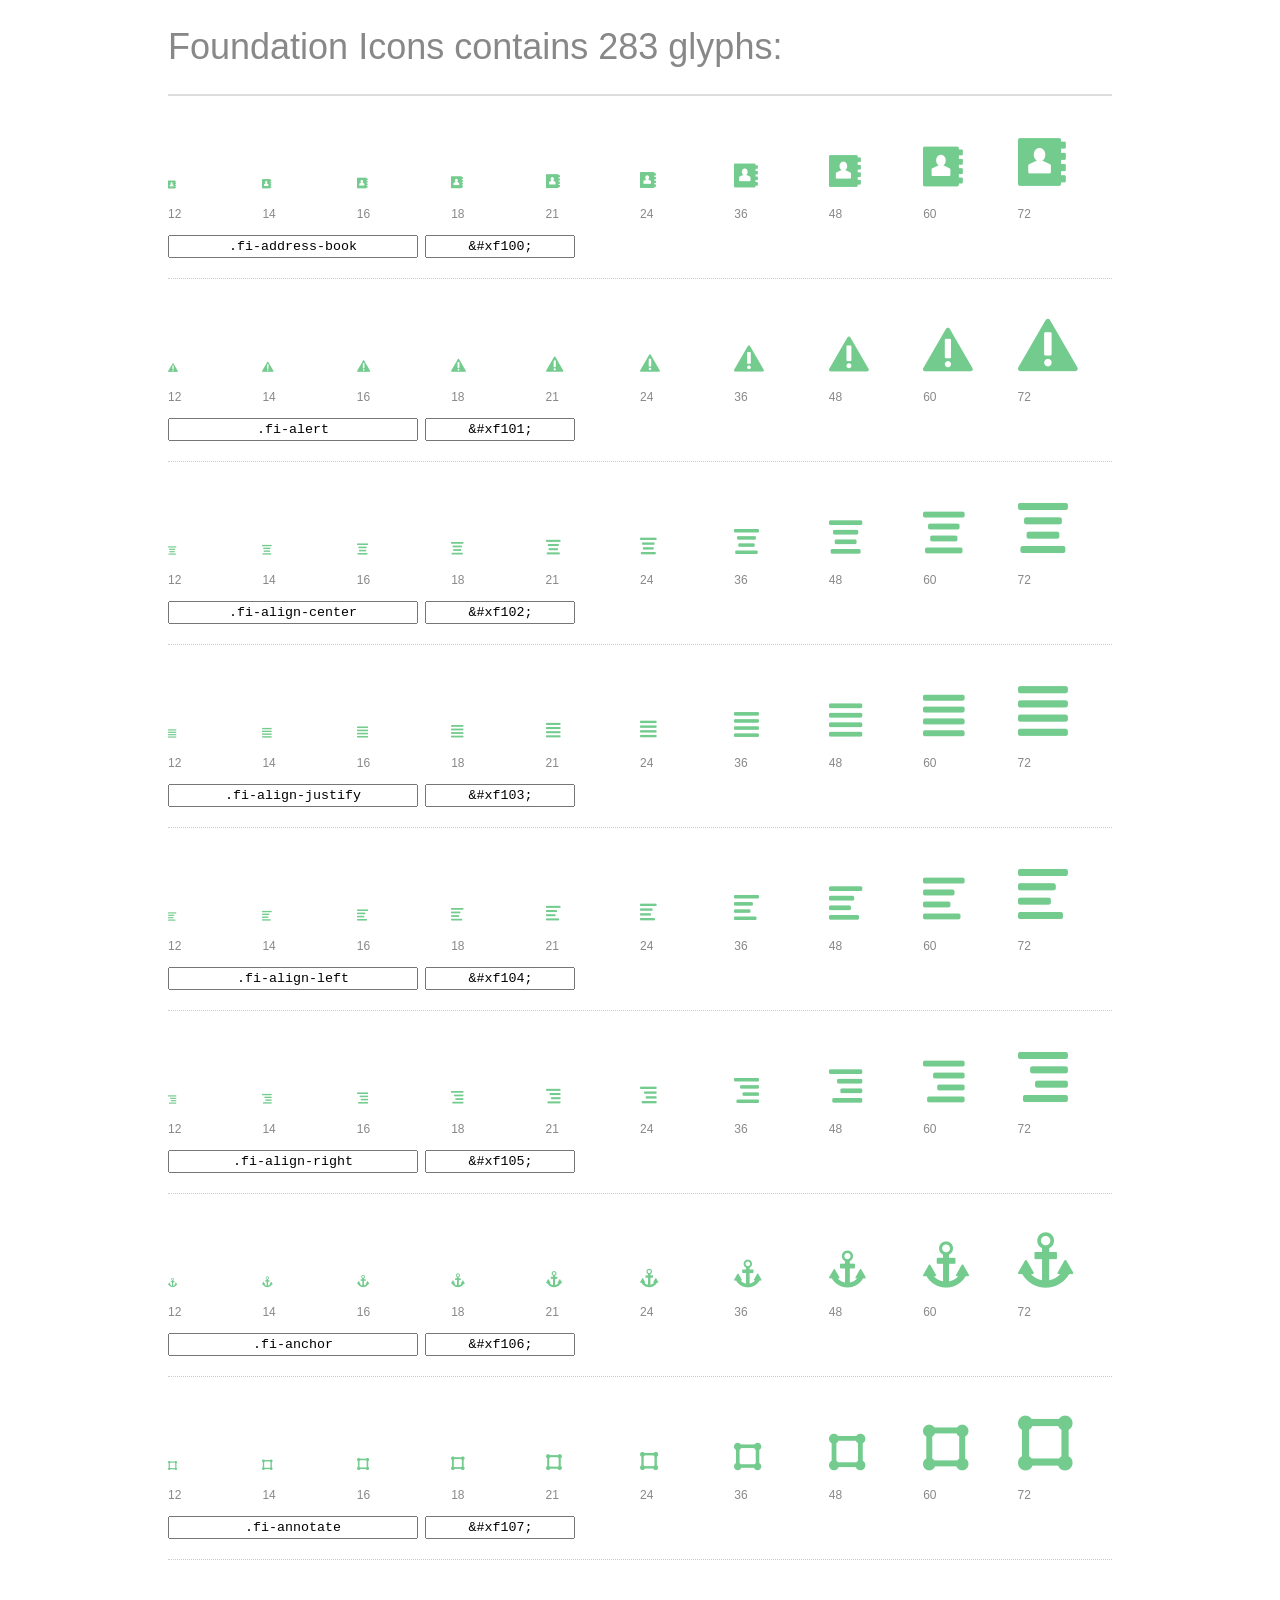
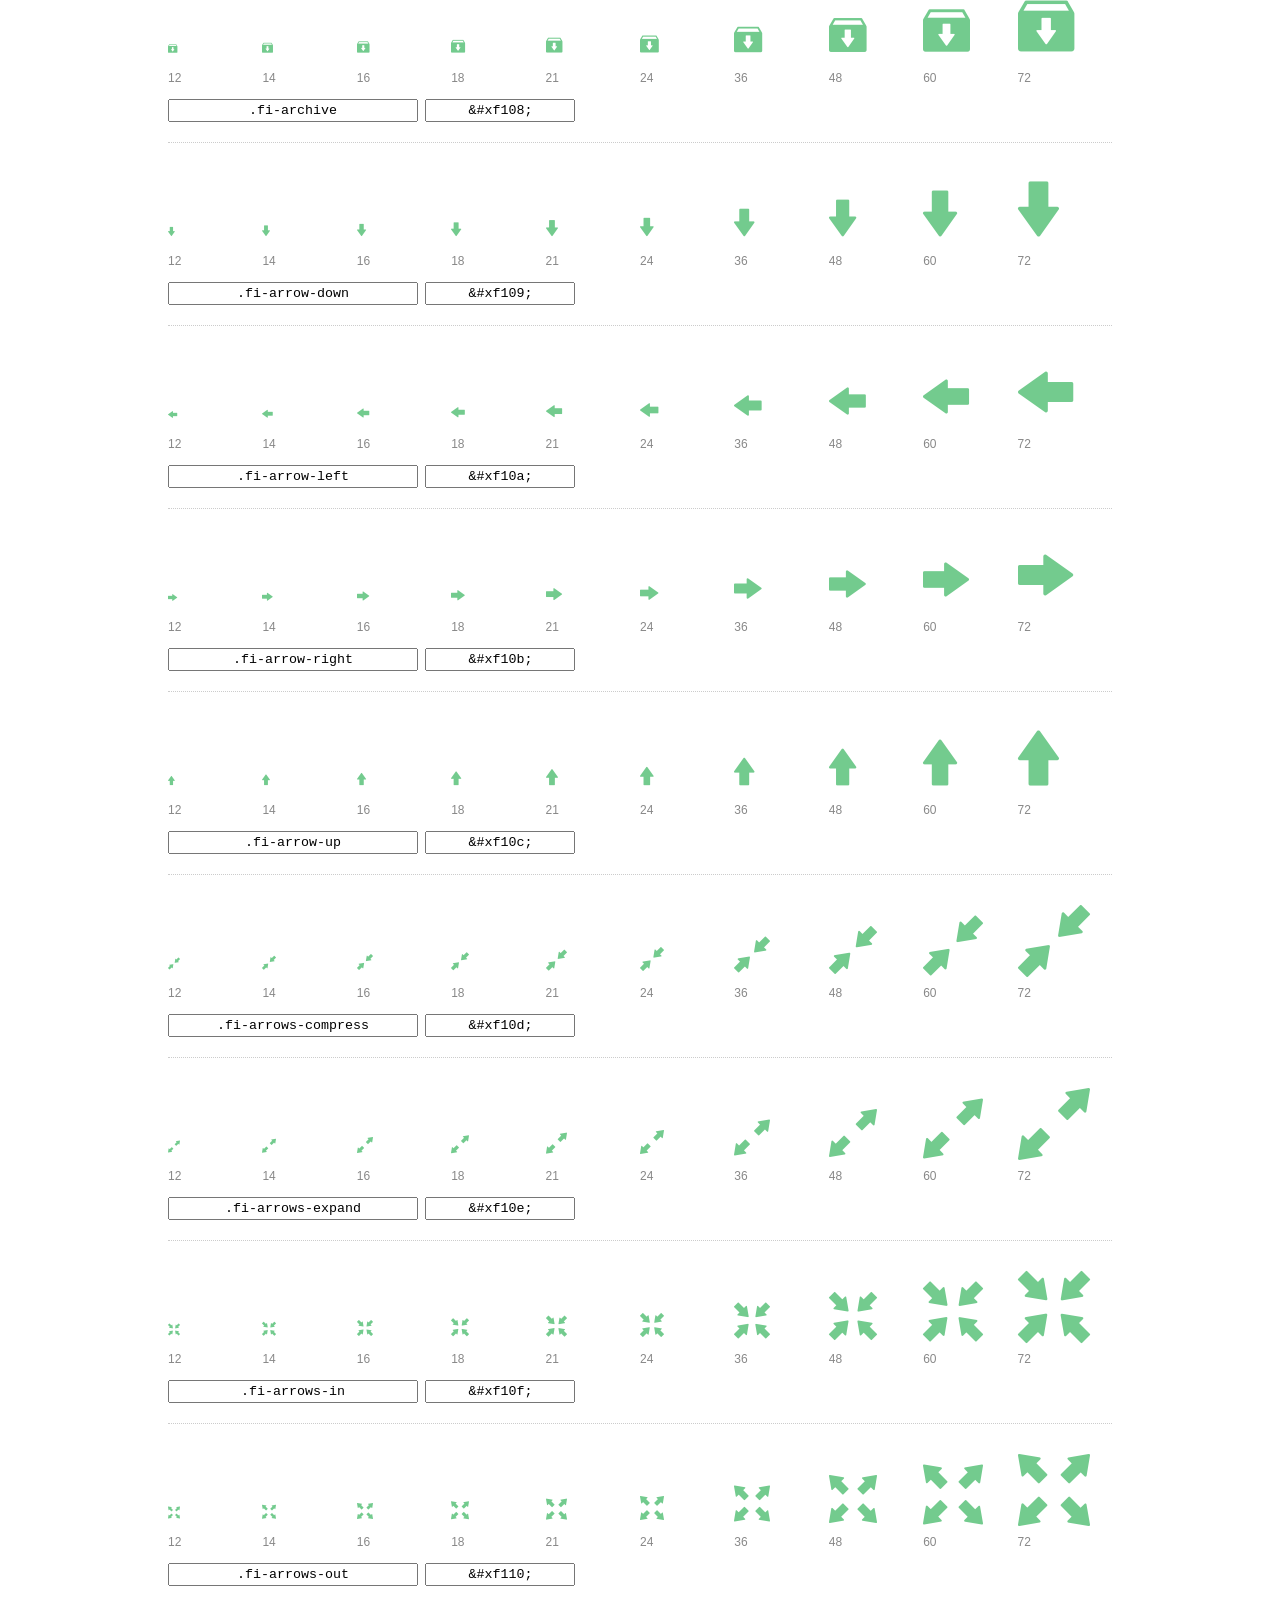
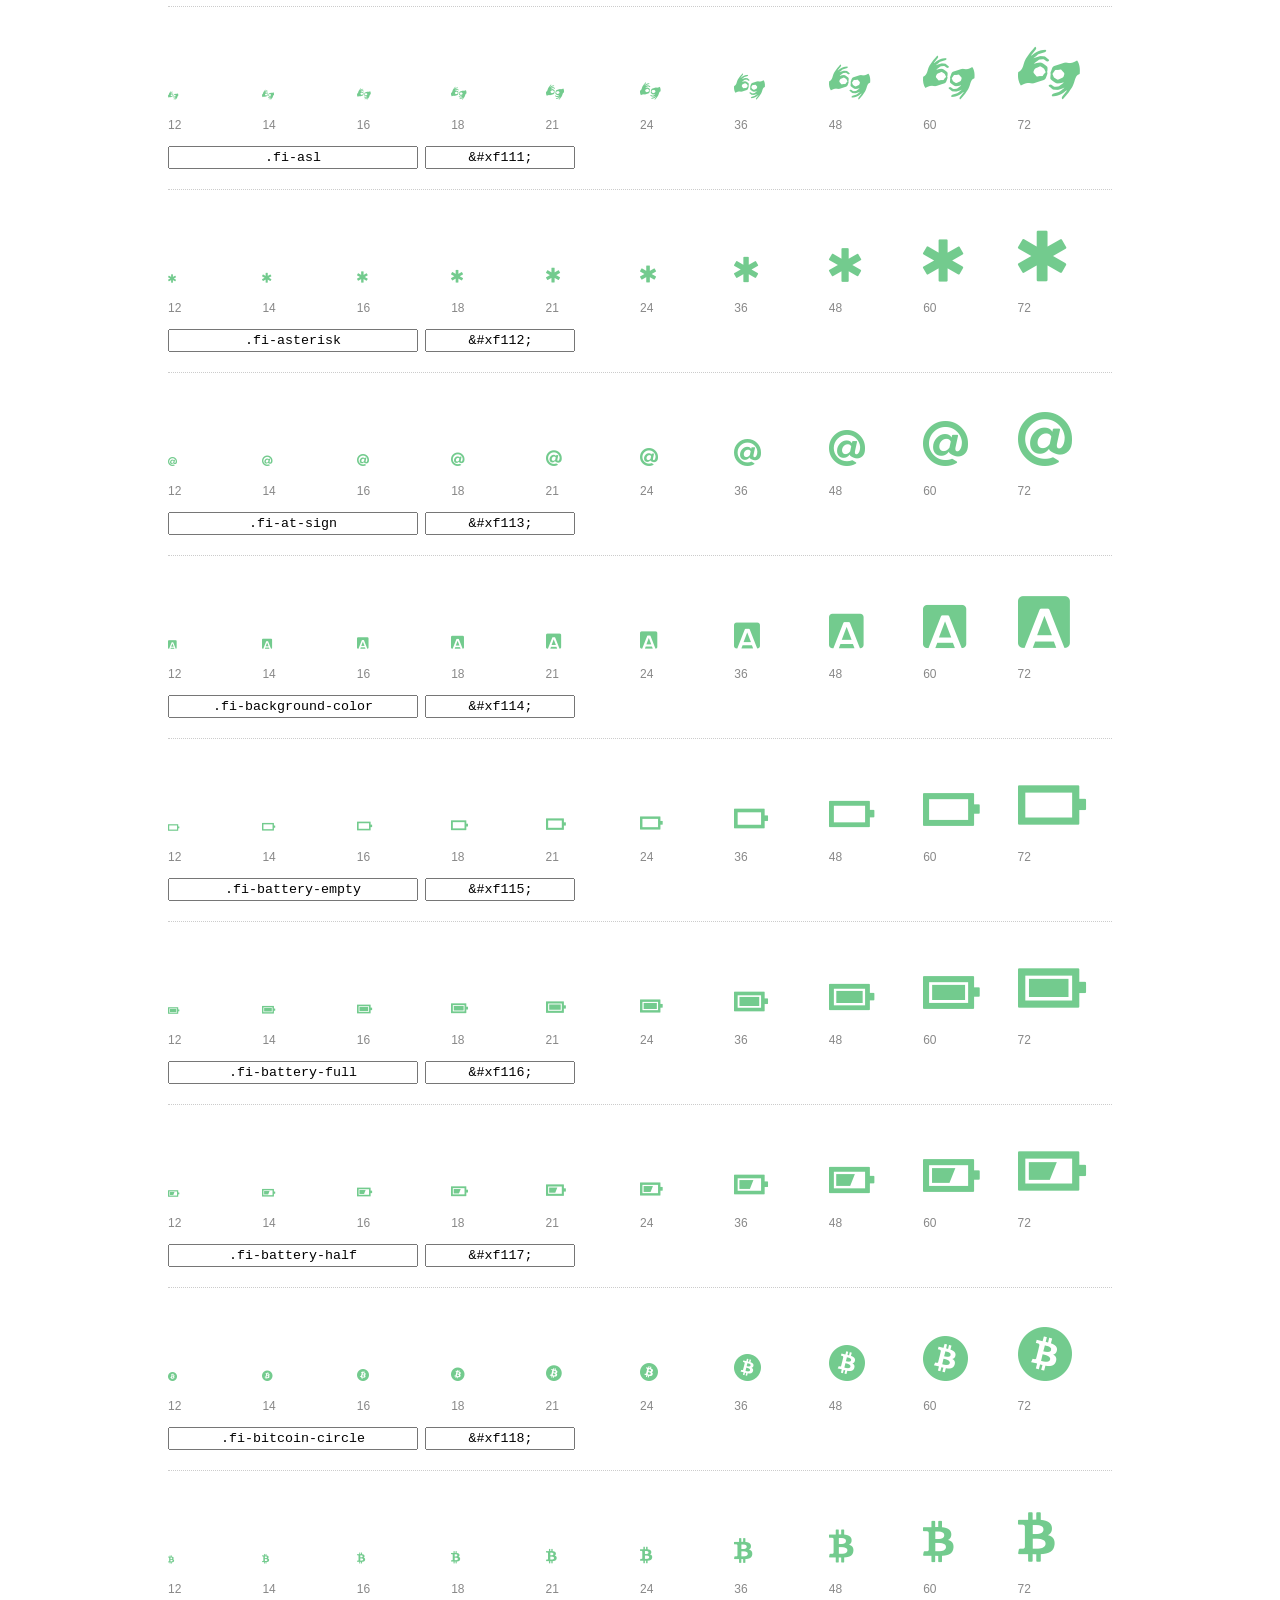
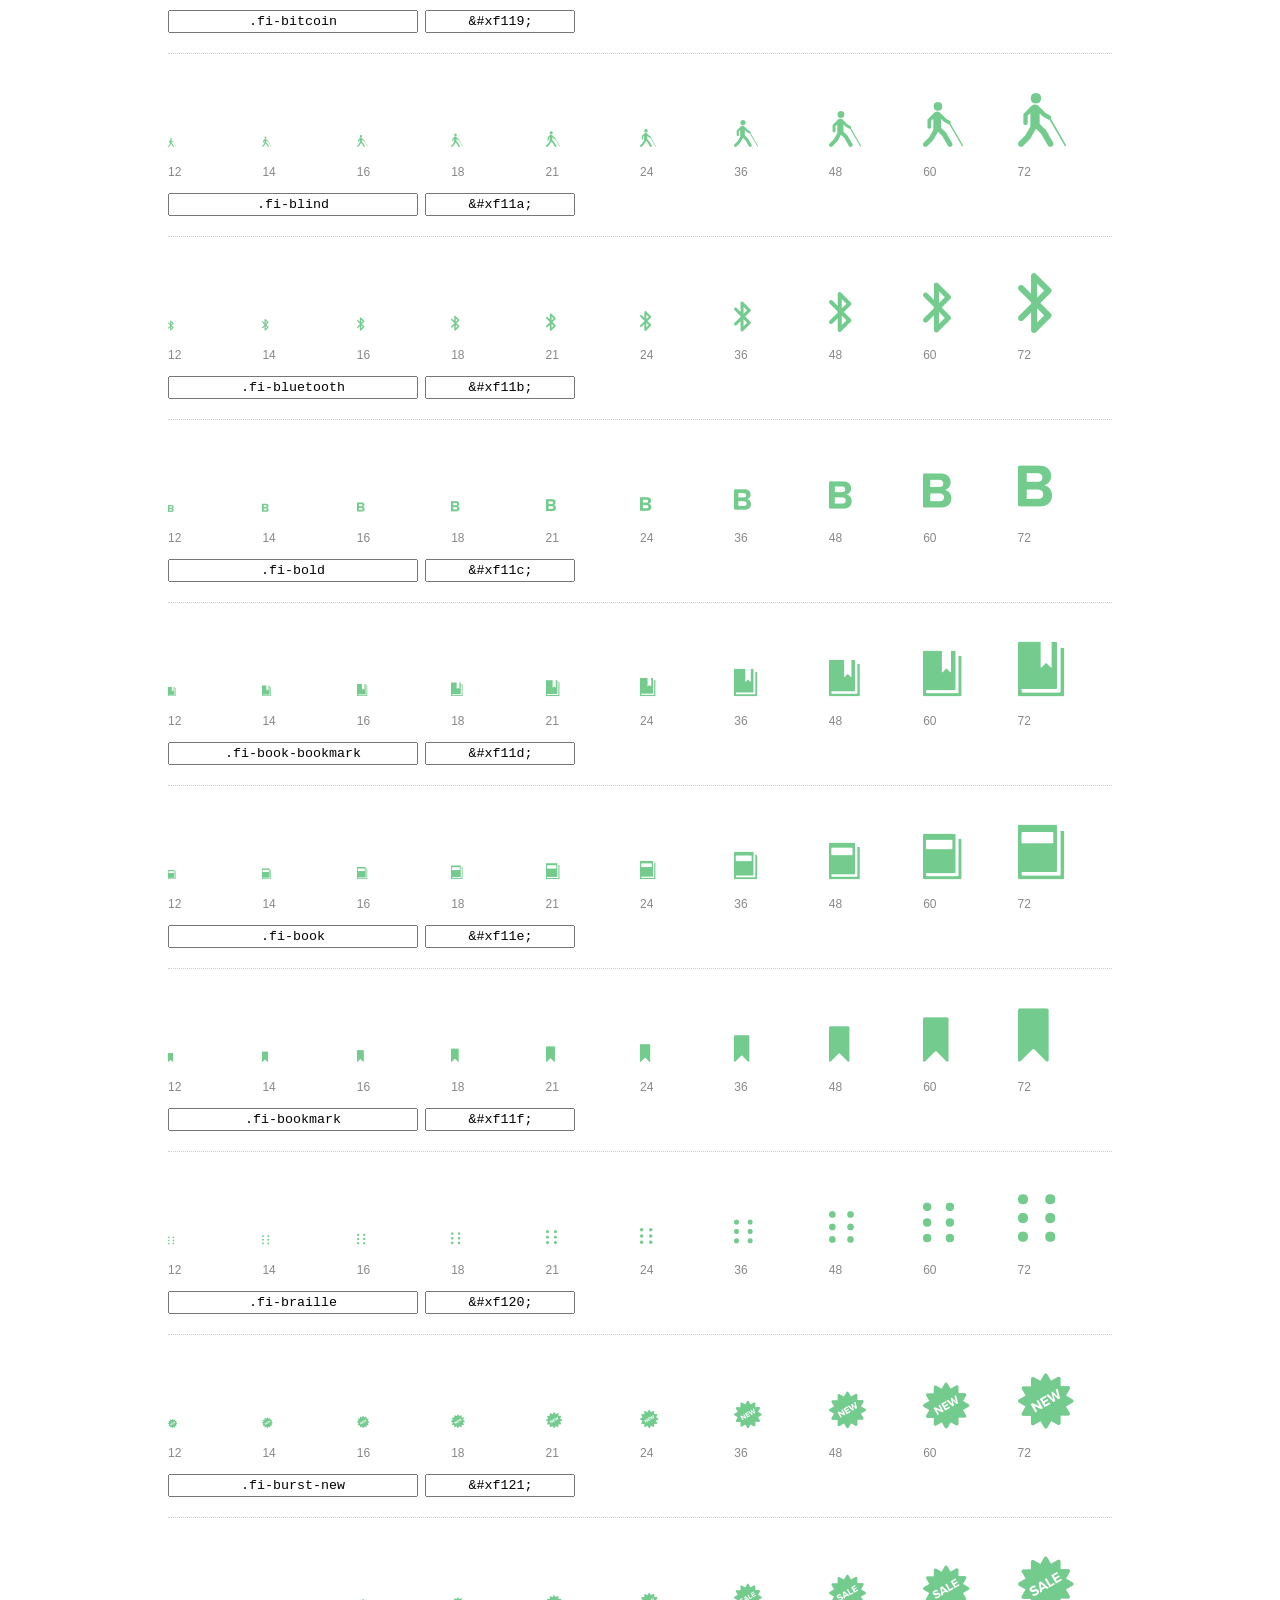
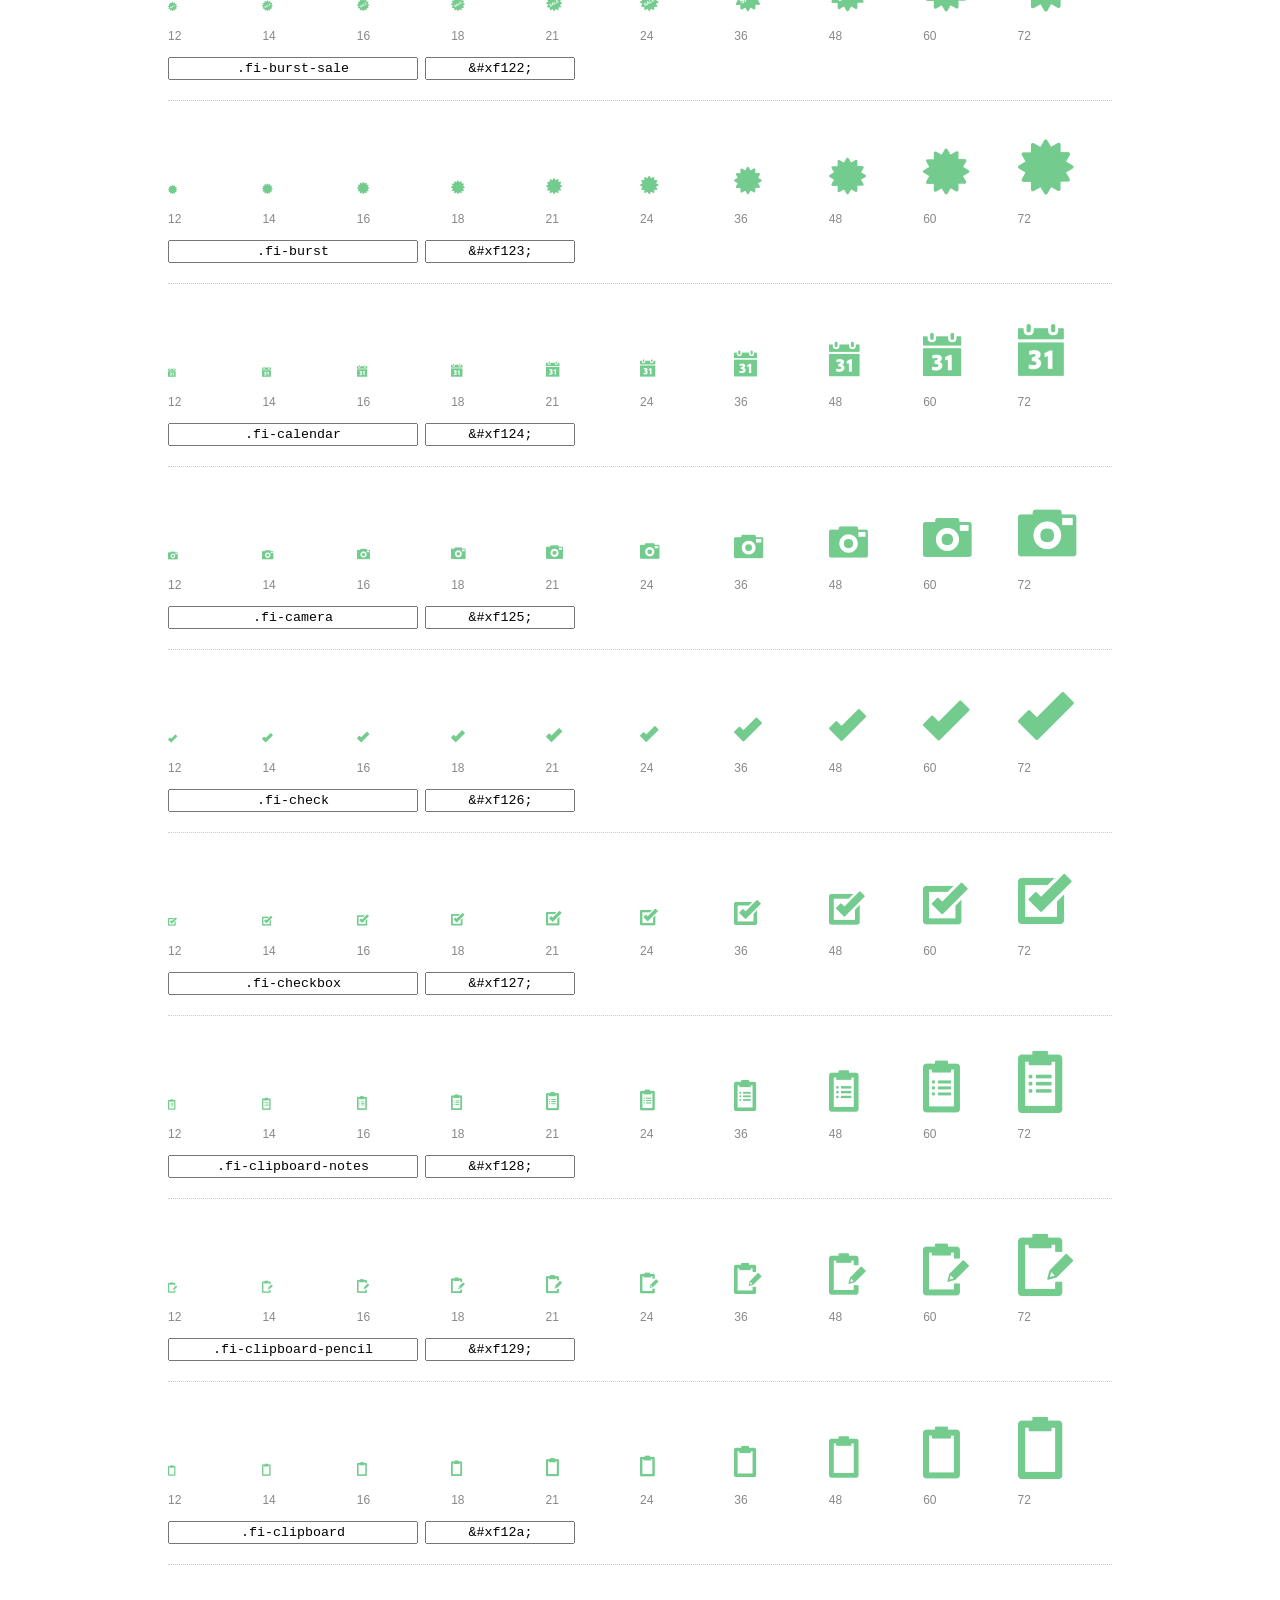
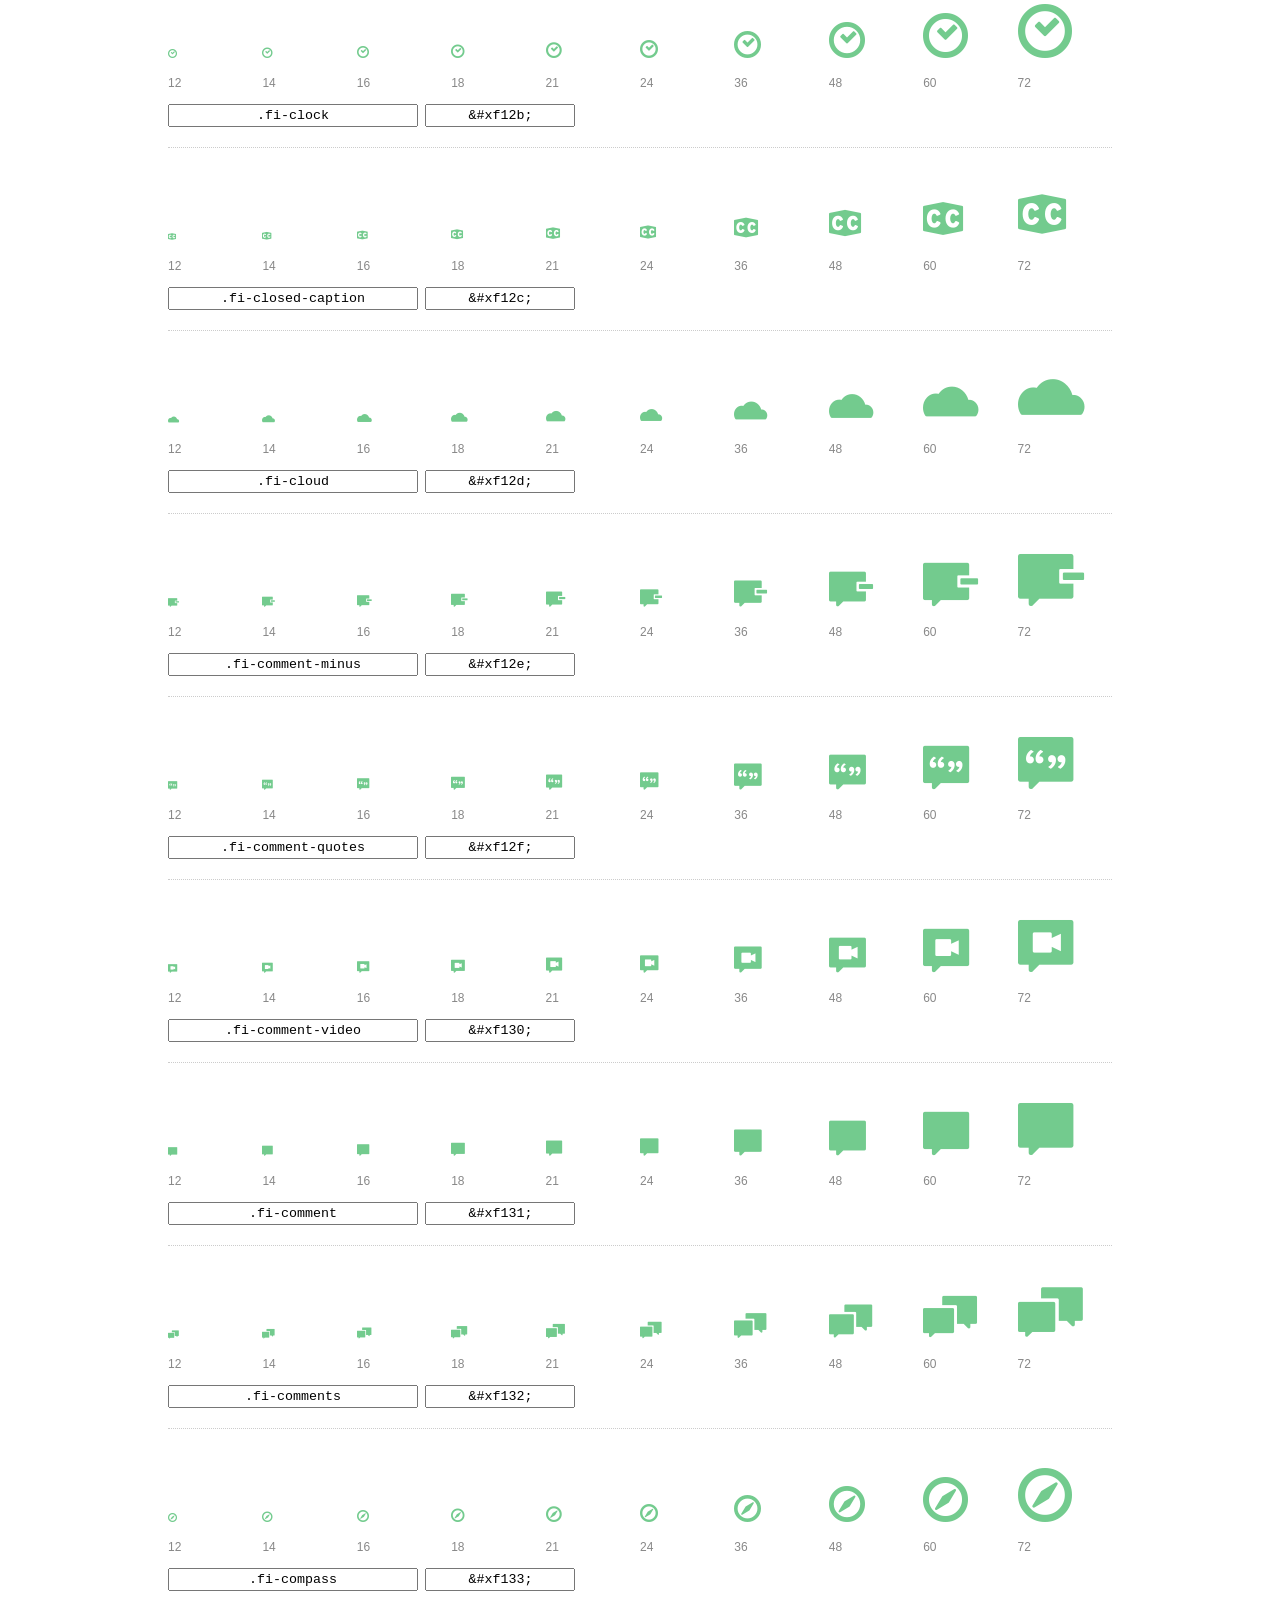
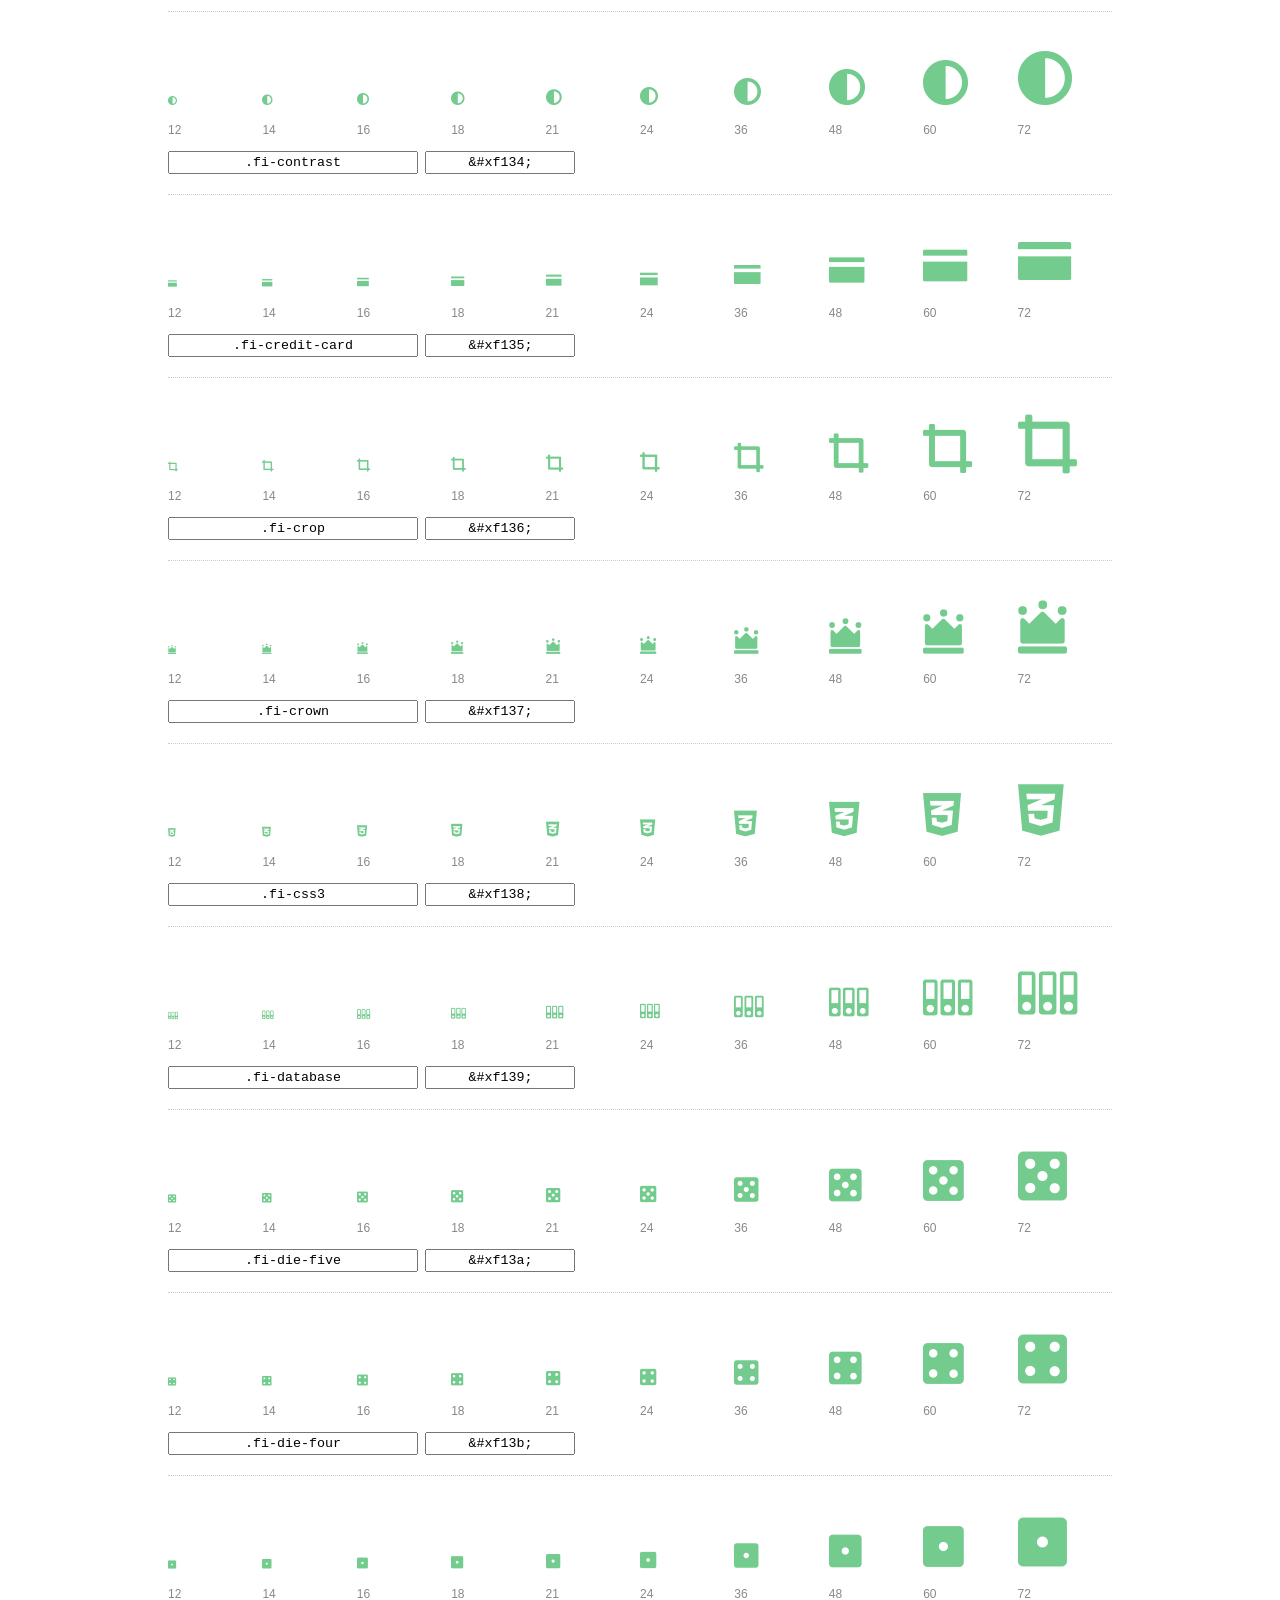
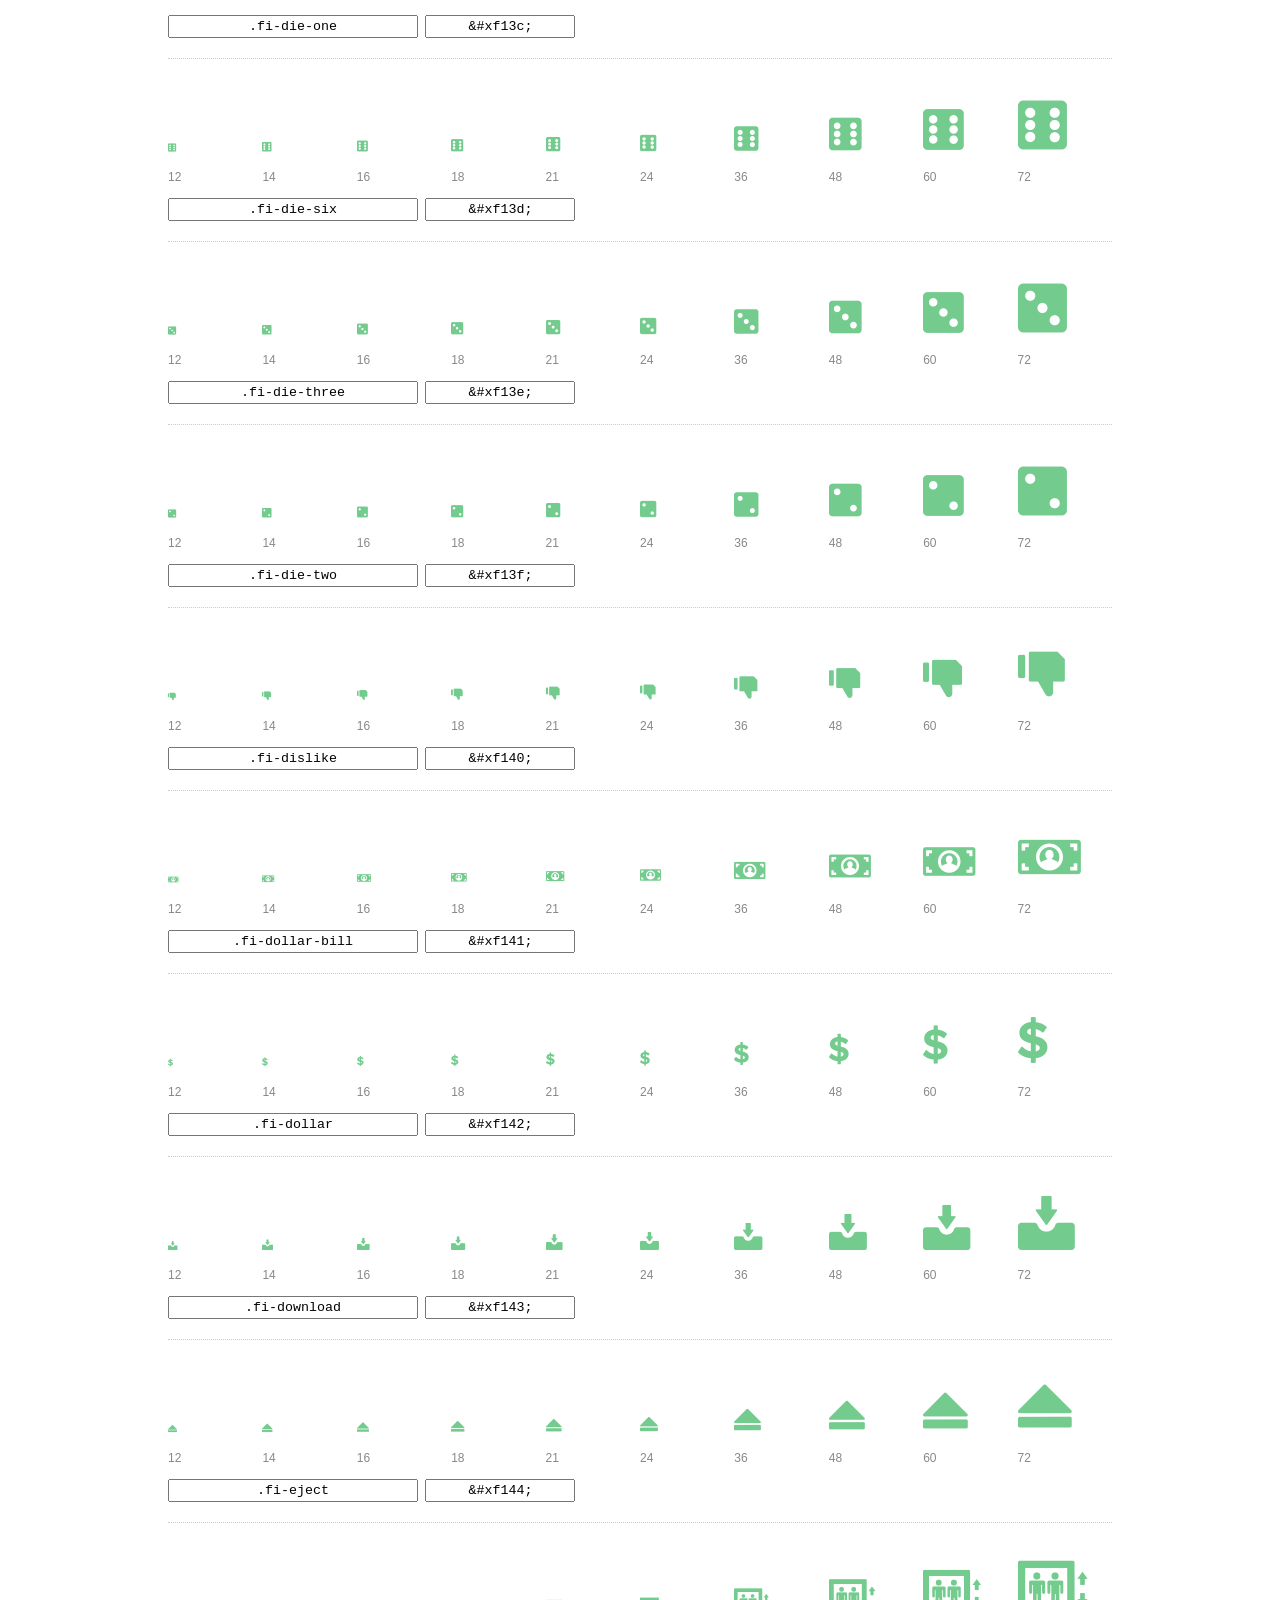
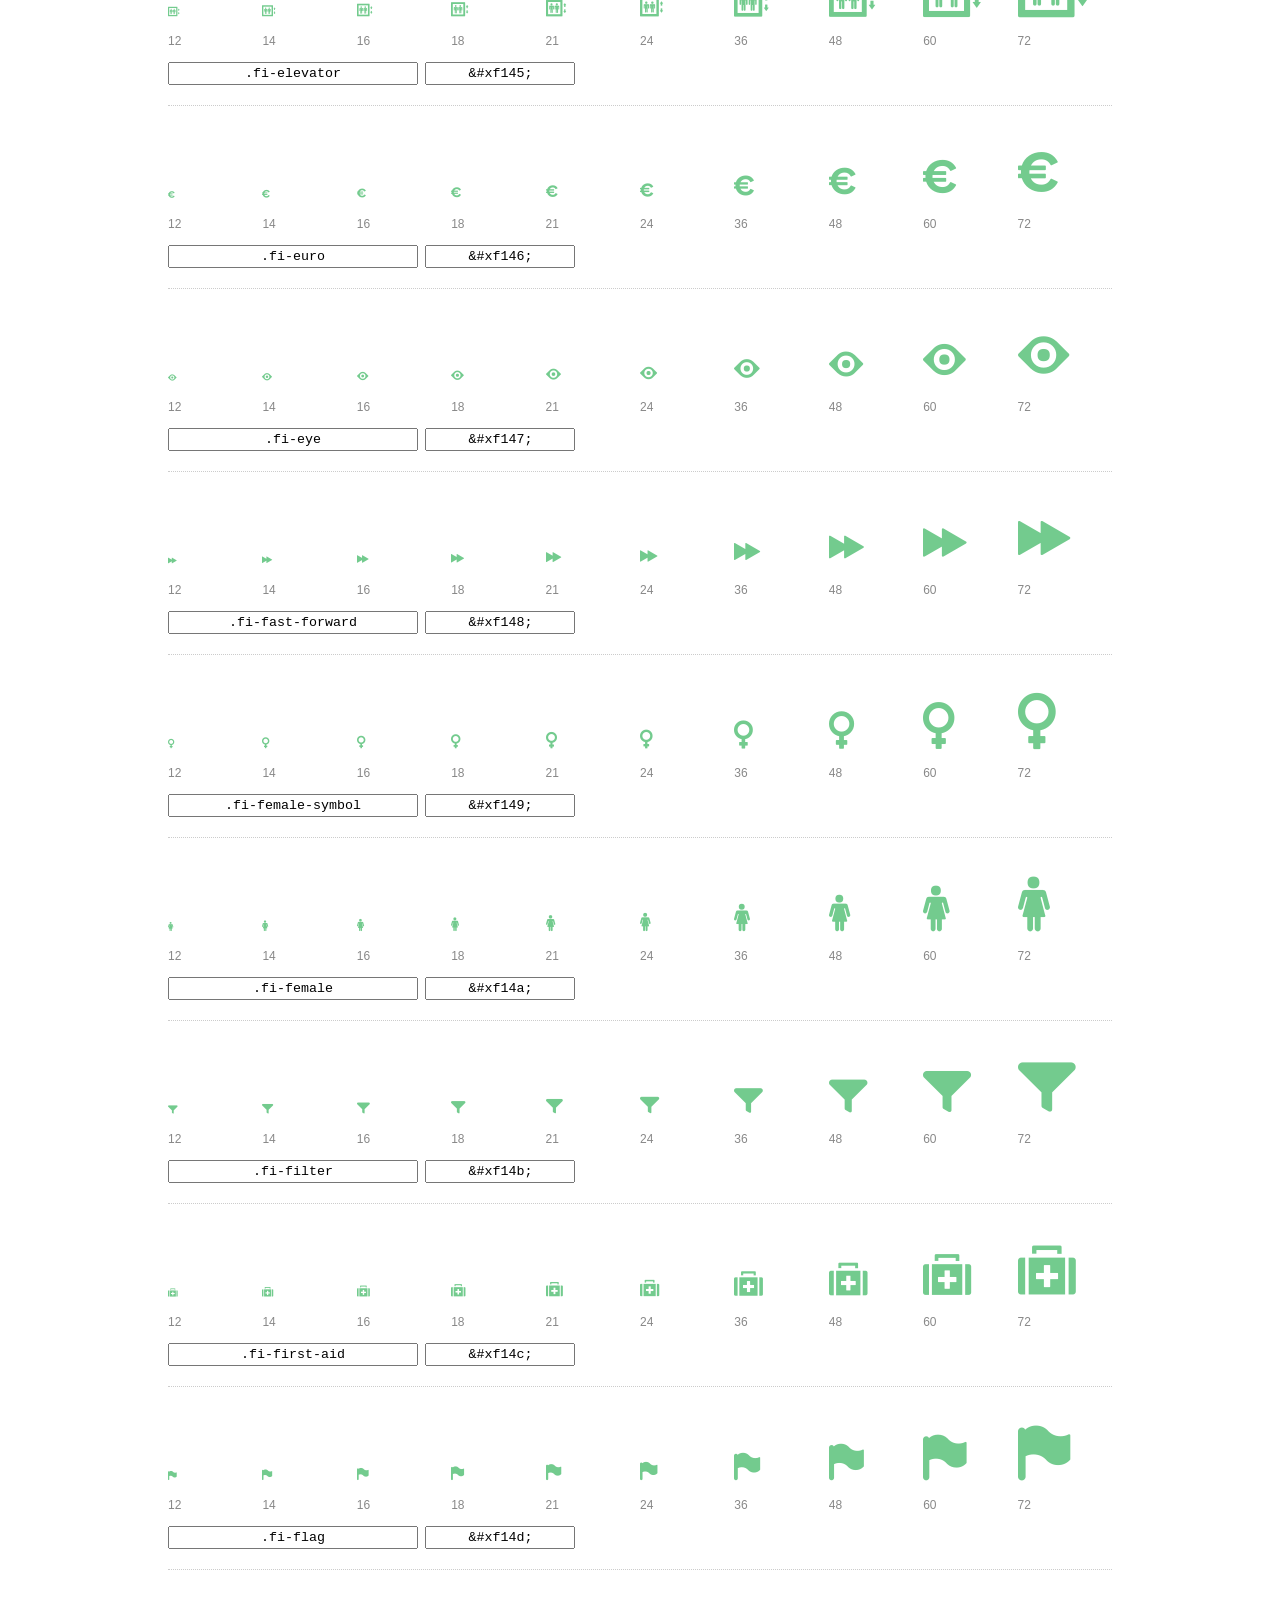
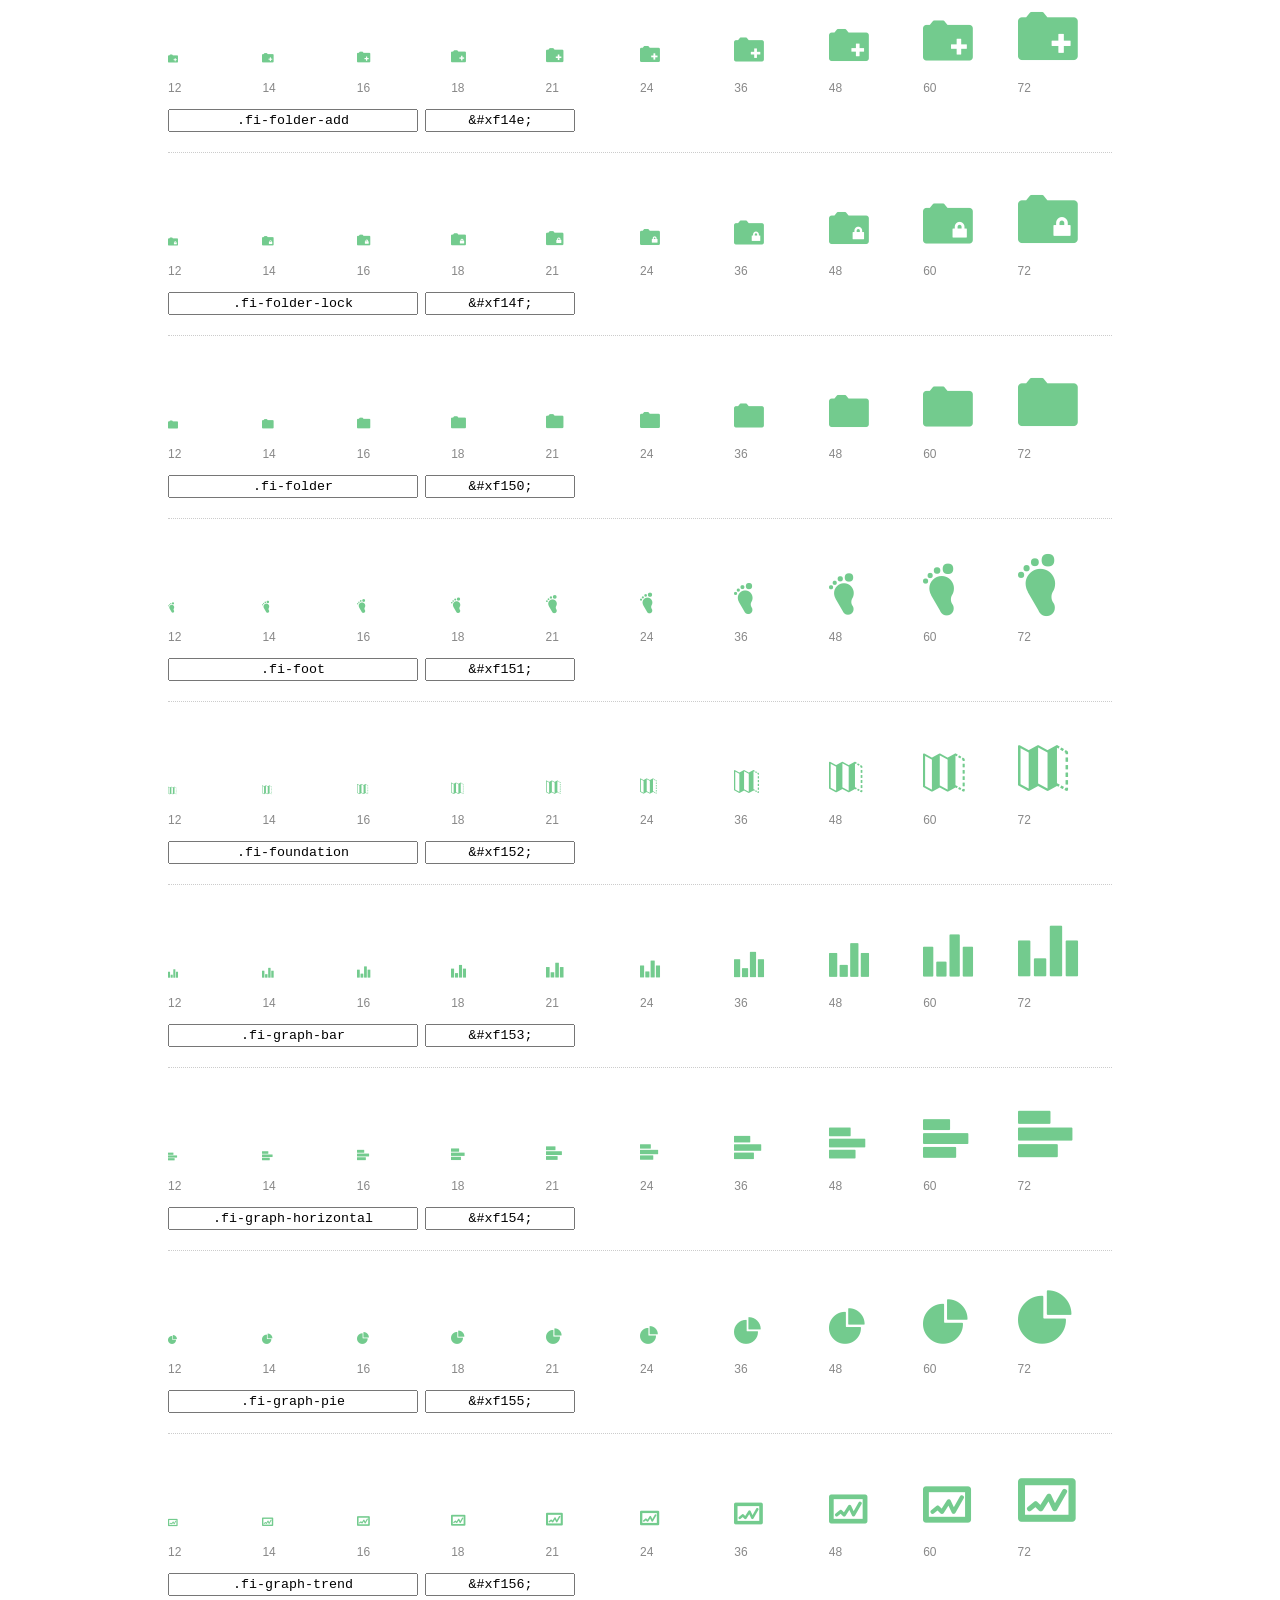
<file: assets/fonts/foundation-icons/preview.html>
<!DOCTYPE html>
<html>
  <head>
    <title>Foundation Icons glyphs preview</title>
    <link rel="stylesheet" href="foundation-icons.css" />

    <style>
      * {
        -moz-box-sizing: border-box;
        -webkit-box-sizing: border-box;
        box-sizing: border-box;
        margin: 0;
        padding: 0;
      }

      body {
        background: #fff;
        color: #444;
        font: 16px/1.5 "Helvetica Neue", Helvetica, Arial, sans-serif;
      }

      a, 
      a:visited {
        color: #888;
        text-decoration: underline;
      }
      a:hover, 
      a:focus { color: #000; }

      h1 {
        border-bottom: 2px solid #ddd;
        color: #888;
        font-size: 36px;
        font-weight: 300;
        margin-bottom: 20px;
        padding: 20px 0;
      }

      .container {
        margin: 0 auto;
        min-width: 880px;
        padding: 0 40px;
        width: 80%;
      }

      .glyph {
        border-bottom: 1px dotted #ccc;
        padding: 10px 0 20px;
        margin-bottom: 20px;
      }

      .preview-glyphs { vertical-align: bottom; } 

      .preview-scale { 
        color: #888;
        font-size: 12px; 
        margin-top: 5px;
      }

      .step {
        display: inline-block;
        line-height: 1;
        width: 10%;
      }

      
      .size-12 { font-size: 12px; }
      
      .size-14 { font-size: 14px; }
      
      .size-16 { font-size: 16px; }
      
      .size-18 { font-size: 18px; }
      
      .size-21 { font-size: 21px; }
      
      .size-24 { font-size: 24px; }
      
      .size-36 { font-size: 36px; }
      
      .size-48 { font-size: 48px; }
      
      .size-60 { font-size: 60px; }
      
      .size-72 { font-size: 72px; }
      

      .usage { margin-top: 10px; }

      .usage input {
        font-family: monospace;
        margin-right: 3px;
        padding: 2px 5px;
        text-align: center;
      }

      .usage .point { width: 150px; }

      .usage .class { width: 250px; }

      .footer {
        color: #888;
        font-size: 12px;
        padding: 20px 0;
      }
    </style>

    <!--[if lte IE 8]><script src="http://html5shiv.googlecode.com/svn/trunk/html5.js"></script><![endif]-->
  </head>

  <body>
    <div class="container">
      <h1>Foundation Icons contains 283 glyphs:</h1> 

      
      <div class="glyph">
        <div class="preview-glyphs">
          <i class="step fi-address-book size-12"></i><i class="step fi-address-book size-14"></i><i class="step fi-address-book size-16"></i><i class="step fi-address-book size-18"></i><i class="step fi-address-book size-21"></i><i class="step fi-address-book size-24"></i><i class="step fi-address-book size-36"></i><i class="step fi-address-book size-48"></i><i class="step fi-address-book size-60"></i><i class="step fi-address-book size-72"></i>
        </div>
        <div class="preview-scale">
          <span class="step">12</span><span class="step">14</span><span class="step">16</span><span class="step">18</span><span class="step">21</span><span class="step">24</span><span class="step">36</span><span class="step">48</span><span class="step">60</span><span class="step">72</span> 
        </div>
        <div class="usage">
          <input class="class" type="text" readonly="readonly" onClick="this.select();" value=".fi-address-book" />
          <input class="point" type="text" readonly="readonly" onClick="this.select();" value="&amp;#xf100;" />
        </div>
      </div>
      
      <div class="glyph">
        <div class="preview-glyphs">
          <i class="step fi-alert size-12"></i><i class="step fi-alert size-14"></i><i class="step fi-alert size-16"></i><i class="step fi-alert size-18"></i><i class="step fi-alert size-21"></i><i class="step fi-alert size-24"></i><i class="step fi-alert size-36"></i><i class="step fi-alert size-48"></i><i class="step fi-alert size-60"></i><i class="step fi-alert size-72"></i>
        </div>
        <div class="preview-scale">
          <span class="step">12</span><span class="step">14</span><span class="step">16</span><span class="step">18</span><span class="step">21</span><span class="step">24</span><span class="step">36</span><span class="step">48</span><span class="step">60</span><span class="step">72</span> 
        </div>
        <div class="usage">
          <input class="class" type="text" readonly="readonly" onClick="this.select();" value=".fi-alert" />
          <input class="point" type="text" readonly="readonly" onClick="this.select();" value="&amp;#xf101;" />
        </div>
      </div>
      
      <div class="glyph">
        <div class="preview-glyphs">
          <i class="step fi-align-center size-12"></i><i class="step fi-align-center size-14"></i><i class="step fi-align-center size-16"></i><i class="step fi-align-center size-18"></i><i class="step fi-align-center size-21"></i><i class="step fi-align-center size-24"></i><i class="step fi-align-center size-36"></i><i class="step fi-align-center size-48"></i><i class="step fi-align-center size-60"></i><i class="step fi-align-center size-72"></i>
        </div>
        <div class="preview-scale">
          <span class="step">12</span><span class="step">14</span><span class="step">16</span><span class="step">18</span><span class="step">21</span><span class="step">24</span><span class="step">36</span><span class="step">48</span><span class="step">60</span><span class="step">72</span> 
        </div>
        <div class="usage">
          <input class="class" type="text" readonly="readonly" onClick="this.select();" value=".fi-align-center" />
          <input class="point" type="text" readonly="readonly" onClick="this.select();" value="&amp;#xf102;" />
        </div>
      </div>
      
      <div class="glyph">
        <div class="preview-glyphs">
          <i class="step fi-align-justify size-12"></i><i class="step fi-align-justify size-14"></i><i class="step fi-align-justify size-16"></i><i class="step fi-align-justify size-18"></i><i class="step fi-align-justify size-21"></i><i class="step fi-align-justify size-24"></i><i class="step fi-align-justify size-36"></i><i class="step fi-align-justify size-48"></i><i class="step fi-align-justify size-60"></i><i class="step fi-align-justify size-72"></i>
        </div>
        <div class="preview-scale">
          <span class="step">12</span><span class="step">14</span><span class="step">16</span><span class="step">18</span><span class="step">21</span><span class="step">24</span><span class="step">36</span><span class="step">48</span><span class="step">60</span><span class="step">72</span> 
        </div>
        <div class="usage">
          <input class="class" type="text" readonly="readonly" onClick="this.select();" value=".fi-align-justify" />
          <input class="point" type="text" readonly="readonly" onClick="this.select();" value="&amp;#xf103;" />
        </div>
      </div>
      
      <div class="glyph">
        <div class="preview-glyphs">
          <i class="step fi-align-left size-12"></i><i class="step fi-align-left size-14"></i><i class="step fi-align-left size-16"></i><i class="step fi-align-left size-18"></i><i class="step fi-align-left size-21"></i><i class="step fi-align-left size-24"></i><i class="step fi-align-left size-36"></i><i class="step fi-align-left size-48"></i><i class="step fi-align-left size-60"></i><i class="step fi-align-left size-72"></i>
        </div>
        <div class="preview-scale">
          <span class="step">12</span><span class="step">14</span><span class="step">16</span><span class="step">18</span><span class="step">21</span><span class="step">24</span><span class="step">36</span><span class="step">48</span><span class="step">60</span><span class="step">72</span> 
        </div>
        <div class="usage">
          <input class="class" type="text" readonly="readonly" onClick="this.select();" value=".fi-align-left" />
          <input class="point" type="text" readonly="readonly" onClick="this.select();" value="&amp;#xf104;" />
        </div>
      </div>
      
      <div class="glyph">
        <div class="preview-glyphs">
          <i class="step fi-align-right size-12"></i><i class="step fi-align-right size-14"></i><i class="step fi-align-right size-16"></i><i class="step fi-align-right size-18"></i><i class="step fi-align-right size-21"></i><i class="step fi-align-right size-24"></i><i class="step fi-align-right size-36"></i><i class="step fi-align-right size-48"></i><i class="step fi-align-right size-60"></i><i class="step fi-align-right size-72"></i>
        </div>
        <div class="preview-scale">
          <span class="step">12</span><span class="step">14</span><span class="step">16</span><span class="step">18</span><span class="step">21</span><span class="step">24</span><span class="step">36</span><span class="step">48</span><span class="step">60</span><span class="step">72</span> 
        </div>
        <div class="usage">
          <input class="class" type="text" readonly="readonly" onClick="this.select();" value=".fi-align-right" />
          <input class="point" type="text" readonly="readonly" onClick="this.select();" value="&amp;#xf105;" />
        </div>
      </div>
      
      <div class="glyph">
        <div class="preview-glyphs">
          <i class="step fi-anchor size-12"></i><i class="step fi-anchor size-14"></i><i class="step fi-anchor size-16"></i><i class="step fi-anchor size-18"></i><i class="step fi-anchor size-21"></i><i class="step fi-anchor size-24"></i><i class="step fi-anchor size-36"></i><i class="step fi-anchor size-48"></i><i class="step fi-anchor size-60"></i><i class="step fi-anchor size-72"></i>
        </div>
        <div class="preview-scale">
          <span class="step">12</span><span class="step">14</span><span class="step">16</span><span class="step">18</span><span class="step">21</span><span class="step">24</span><span class="step">36</span><span class="step">48</span><span class="step">60</span><span class="step">72</span> 
        </div>
        <div class="usage">
          <input class="class" type="text" readonly="readonly" onClick="this.select();" value=".fi-anchor" />
          <input class="point" type="text" readonly="readonly" onClick="this.select();" value="&amp;#xf106;" />
        </div>
      </div>
      
      <div class="glyph">
        <div class="preview-glyphs">
          <i class="step fi-annotate size-12"></i><i class="step fi-annotate size-14"></i><i class="step fi-annotate size-16"></i><i class="step fi-annotate size-18"></i><i class="step fi-annotate size-21"></i><i class="step fi-annotate size-24"></i><i class="step fi-annotate size-36"></i><i class="step fi-annotate size-48"></i><i class="step fi-annotate size-60"></i><i class="step fi-annotate size-72"></i>
        </div>
        <div class="preview-scale">
          <span class="step">12</span><span class="step">14</span><span class="step">16</span><span class="step">18</span><span class="step">21</span><span class="step">24</span><span class="step">36</span><span class="step">48</span><span class="step">60</span><span class="step">72</span> 
        </div>
        <div class="usage">
          <input class="class" type="text" readonly="readonly" onClick="this.select();" value=".fi-annotate" />
          <input class="point" type="text" readonly="readonly" onClick="this.select();" value="&amp;#xf107;" />
        </div>
      </div>
      
      <div class="glyph">
        <div class="preview-glyphs">
          <i class="step fi-archive size-12"></i><i class="step fi-archive size-14"></i><i class="step fi-archive size-16"></i><i class="step fi-archive size-18"></i><i class="step fi-archive size-21"></i><i class="step fi-archive size-24"></i><i class="step fi-archive size-36"></i><i class="step fi-archive size-48"></i><i class="step fi-archive size-60"></i><i class="step fi-archive size-72"></i>
        </div>
        <div class="preview-scale">
          <span class="step">12</span><span class="step">14</span><span class="step">16</span><span class="step">18</span><span class="step">21</span><span class="step">24</span><span class="step">36</span><span class="step">48</span><span class="step">60</span><span class="step">72</span> 
        </div>
        <div class="usage">
          <input class="class" type="text" readonly="readonly" onClick="this.select();" value=".fi-archive" />
          <input class="point" type="text" readonly="readonly" onClick="this.select();" value="&amp;#xf108;" />
        </div>
      </div>
      
      <div class="glyph">
        <div class="preview-glyphs">
          <i class="step fi-arrow-down size-12"></i><i class="step fi-arrow-down size-14"></i><i class="step fi-arrow-down size-16"></i><i class="step fi-arrow-down size-18"></i><i class="step fi-arrow-down size-21"></i><i class="step fi-arrow-down size-24"></i><i class="step fi-arrow-down size-36"></i><i class="step fi-arrow-down size-48"></i><i class="step fi-arrow-down size-60"></i><i class="step fi-arrow-down size-72"></i>
        </div>
        <div class="preview-scale">
          <span class="step">12</span><span class="step">14</span><span class="step">16</span><span class="step">18</span><span class="step">21</span><span class="step">24</span><span class="step">36</span><span class="step">48</span><span class="step">60</span><span class="step">72</span> 
        </div>
        <div class="usage">
          <input class="class" type="text" readonly="readonly" onClick="this.select();" value=".fi-arrow-down" />
          <input class="point" type="text" readonly="readonly" onClick="this.select();" value="&amp;#xf109;" />
        </div>
      </div>
      
      <div class="glyph">
        <div class="preview-glyphs">
          <i class="step fi-arrow-left size-12"></i><i class="step fi-arrow-left size-14"></i><i class="step fi-arrow-left size-16"></i><i class="step fi-arrow-left size-18"></i><i class="step fi-arrow-left size-21"></i><i class="step fi-arrow-left size-24"></i><i class="step fi-arrow-left size-36"></i><i class="step fi-arrow-left size-48"></i><i class="step fi-arrow-left size-60"></i><i class="step fi-arrow-left size-72"></i>
        </div>
        <div class="preview-scale">
          <span class="step">12</span><span class="step">14</span><span class="step">16</span><span class="step">18</span><span class="step">21</span><span class="step">24</span><span class="step">36</span><span class="step">48</span><span class="step">60</span><span class="step">72</span> 
        </div>
        <div class="usage">
          <input class="class" type="text" readonly="readonly" onClick="this.select();" value=".fi-arrow-left" />
          <input class="point" type="text" readonly="readonly" onClick="this.select();" value="&amp;#xf10a;" />
        </div>
      </div>
      
      <div class="glyph">
        <div class="preview-glyphs">
          <i class="step fi-arrow-right size-12"></i><i class="step fi-arrow-right size-14"></i><i class="step fi-arrow-right size-16"></i><i class="step fi-arrow-right size-18"></i><i class="step fi-arrow-right size-21"></i><i class="step fi-arrow-right size-24"></i><i class="step fi-arrow-right size-36"></i><i class="step fi-arrow-right size-48"></i><i class="step fi-arrow-right size-60"></i><i class="step fi-arrow-right size-72"></i>
        </div>
        <div class="preview-scale">
          <span class="step">12</span><span class="step">14</span><span class="step">16</span><span class="step">18</span><span class="step">21</span><span class="step">24</span><span class="step">36</span><span class="step">48</span><span class="step">60</span><span class="step">72</span> 
        </div>
        <div class="usage">
          <input class="class" type="text" readonly="readonly" onClick="this.select();" value=".fi-arrow-right" />
          <input class="point" type="text" readonly="readonly" onClick="this.select();" value="&amp;#xf10b;" />
        </div>
      </div>
      
      <div class="glyph">
        <div class="preview-glyphs">
          <i class="step fi-arrow-up size-12"></i><i class="step fi-arrow-up size-14"></i><i class="step fi-arrow-up size-16"></i><i class="step fi-arrow-up size-18"></i><i class="step fi-arrow-up size-21"></i><i class="step fi-arrow-up size-24"></i><i class="step fi-arrow-up size-36"></i><i class="step fi-arrow-up size-48"></i><i class="step fi-arrow-up size-60"></i><i class="step fi-arrow-up size-72"></i>
        </div>
        <div class="preview-scale">
          <span class="step">12</span><span class="step">14</span><span class="step">16</span><span class="step">18</span><span class="step">21</span><span class="step">24</span><span class="step">36</span><span class="step">48</span><span class="step">60</span><span class="step">72</span> 
        </div>
        <div class="usage">
          <input class="class" type="text" readonly="readonly" onClick="this.select();" value=".fi-arrow-up" />
          <input class="point" type="text" readonly="readonly" onClick="this.select();" value="&amp;#xf10c;" />
        </div>
      </div>
      
      <div class="glyph">
        <div class="preview-glyphs">
          <i class="step fi-arrows-compress size-12"></i><i class="step fi-arrows-compress size-14"></i><i class="step fi-arrows-compress size-16"></i><i class="step fi-arrows-compress size-18"></i><i class="step fi-arrows-compress size-21"></i><i class="step fi-arrows-compress size-24"></i><i class="step fi-arrows-compress size-36"></i><i class="step fi-arrows-compress size-48"></i><i class="step fi-arrows-compress size-60"></i><i class="step fi-arrows-compress size-72"></i>
        </div>
        <div class="preview-scale">
          <span class="step">12</span><span class="step">14</span><span class="step">16</span><span class="step">18</span><span class="step">21</span><span class="step">24</span><span class="step">36</span><span class="step">48</span><span class="step">60</span><span class="step">72</span> 
        </div>
        <div class="usage">
          <input class="class" type="text" readonly="readonly" onClick="this.select();" value=".fi-arrows-compress" />
          <input class="point" type="text" readonly="readonly" onClick="this.select();" value="&amp;#xf10d;" />
        </div>
      </div>
      
      <div class="glyph">
        <div class="preview-glyphs">
          <i class="step fi-arrows-expand size-12"></i><i class="step fi-arrows-expand size-14"></i><i class="step fi-arrows-expand size-16"></i><i class="step fi-arrows-expand size-18"></i><i class="step fi-arrows-expand size-21"></i><i class="step fi-arrows-expand size-24"></i><i class="step fi-arrows-expand size-36"></i><i class="step fi-arrows-expand size-48"></i><i class="step fi-arrows-expand size-60"></i><i class="step fi-arrows-expand size-72"></i>
        </div>
        <div class="preview-scale">
          <span class="step">12</span><span class="step">14</span><span class="step">16</span><span class="step">18</span><span class="step">21</span><span class="step">24</span><span class="step">36</span><span class="step">48</span><span class="step">60</span><span class="step">72</span> 
        </div>
        <div class="usage">
          <input class="class" type="text" readonly="readonly" onClick="this.select();" value=".fi-arrows-expand" />
          <input class="point" type="text" readonly="readonly" onClick="this.select();" value="&amp;#xf10e;" />
        </div>
      </div>
      
      <div class="glyph">
        <div class="preview-glyphs">
          <i class="step fi-arrows-in size-12"></i><i class="step fi-arrows-in size-14"></i><i class="step fi-arrows-in size-16"></i><i class="step fi-arrows-in size-18"></i><i class="step fi-arrows-in size-21"></i><i class="step fi-arrows-in size-24"></i><i class="step fi-arrows-in size-36"></i><i class="step fi-arrows-in size-48"></i><i class="step fi-arrows-in size-60"></i><i class="step fi-arrows-in size-72"></i>
        </div>
        <div class="preview-scale">
          <span class="step">12</span><span class="step">14</span><span class="step">16</span><span class="step">18</span><span class="step">21</span><span class="step">24</span><span class="step">36</span><span class="step">48</span><span class="step">60</span><span class="step">72</span> 
        </div>
        <div class="usage">
          <input class="class" type="text" readonly="readonly" onClick="this.select();" value=".fi-arrows-in" />
          <input class="point" type="text" readonly="readonly" onClick="this.select();" value="&amp;#xf10f;" />
        </div>
      </div>
      
      <div class="glyph">
        <div class="preview-glyphs">
          <i class="step fi-arrows-out size-12"></i><i class="step fi-arrows-out size-14"></i><i class="step fi-arrows-out size-16"></i><i class="step fi-arrows-out size-18"></i><i class="step fi-arrows-out size-21"></i><i class="step fi-arrows-out size-24"></i><i class="step fi-arrows-out size-36"></i><i class="step fi-arrows-out size-48"></i><i class="step fi-arrows-out size-60"></i><i class="step fi-arrows-out size-72"></i>
        </div>
        <div class="preview-scale">
          <span class="step">12</span><span class="step">14</span><span class="step">16</span><span class="step">18</span><span class="step">21</span><span class="step">24</span><span class="step">36</span><span class="step">48</span><span class="step">60</span><span class="step">72</span> 
        </div>
        <div class="usage">
          <input class="class" type="text" readonly="readonly" onClick="this.select();" value=".fi-arrows-out" />
          <input class="point" type="text" readonly="readonly" onClick="this.select();" value="&amp;#xf110;" />
        </div>
      </div>
      
      <div class="glyph">
        <div class="preview-glyphs">
          <i class="step fi-asl size-12"></i><i class="step fi-asl size-14"></i><i class="step fi-asl size-16"></i><i class="step fi-asl size-18"></i><i class="step fi-asl size-21"></i><i class="step fi-asl size-24"></i><i class="step fi-asl size-36"></i><i class="step fi-asl size-48"></i><i class="step fi-asl size-60"></i><i class="step fi-asl size-72"></i>
        </div>
        <div class="preview-scale">
          <span class="step">12</span><span class="step">14</span><span class="step">16</span><span class="step">18</span><span class="step">21</span><span class="step">24</span><span class="step">36</span><span class="step">48</span><span class="step">60</span><span class="step">72</span> 
        </div>
        <div class="usage">
          <input class="class" type="text" readonly="readonly" onClick="this.select();" value=".fi-asl" />
          <input class="point" type="text" readonly="readonly" onClick="this.select();" value="&amp;#xf111;" />
        </div>
      </div>
      
      <div class="glyph">
        <div class="preview-glyphs">
          <i class="step fi-asterisk size-12"></i><i class="step fi-asterisk size-14"></i><i class="step fi-asterisk size-16"></i><i class="step fi-asterisk size-18"></i><i class="step fi-asterisk size-21"></i><i class="step fi-asterisk size-24"></i><i class="step fi-asterisk size-36"></i><i class="step fi-asterisk size-48"></i><i class="step fi-asterisk size-60"></i><i class="step fi-asterisk size-72"></i>
        </div>
        <div class="preview-scale">
          <span class="step">12</span><span class="step">14</span><span class="step">16</span><span class="step">18</span><span class="step">21</span><span class="step">24</span><span class="step">36</span><span class="step">48</span><span class="step">60</span><span class="step">72</span> 
        </div>
        <div class="usage">
          <input class="class" type="text" readonly="readonly" onClick="this.select();" value=".fi-asterisk" />
          <input class="point" type="text" readonly="readonly" onClick="this.select();" value="&amp;#xf112;" />
        </div>
      </div>
      
      <div class="glyph">
        <div class="preview-glyphs">
          <i class="step fi-at-sign size-12"></i><i class="step fi-at-sign size-14"></i><i class="step fi-at-sign size-16"></i><i class="step fi-at-sign size-18"></i><i class="step fi-at-sign size-21"></i><i class="step fi-at-sign size-24"></i><i class="step fi-at-sign size-36"></i><i class="step fi-at-sign size-48"></i><i class="step fi-at-sign size-60"></i><i class="step fi-at-sign size-72"></i>
        </div>
        <div class="preview-scale">
          <span class="step">12</span><span class="step">14</span><span class="step">16</span><span class="step">18</span><span class="step">21</span><span class="step">24</span><span class="step">36</span><span class="step">48</span><span class="step">60</span><span class="step">72</span> 
        </div>
        <div class="usage">
          <input class="class" type="text" readonly="readonly" onClick="this.select();" value=".fi-at-sign" />
          <input class="point" type="text" readonly="readonly" onClick="this.select();" value="&amp;#xf113;" />
        </div>
      </div>
      
      <div class="glyph">
        <div class="preview-glyphs">
          <i class="step fi-background-color size-12"></i><i class="step fi-background-color size-14"></i><i class="step fi-background-color size-16"></i><i class="step fi-background-color size-18"></i><i class="step fi-background-color size-21"></i><i class="step fi-background-color size-24"></i><i class="step fi-background-color size-36"></i><i class="step fi-background-color size-48"></i><i class="step fi-background-color size-60"></i><i class="step fi-background-color size-72"></i>
        </div>
        <div class="preview-scale">
          <span class="step">12</span><span class="step">14</span><span class="step">16</span><span class="step">18</span><span class="step">21</span><span class="step">24</span><span class="step">36</span><span class="step">48</span><span class="step">60</span><span class="step">72</span> 
        </div>
        <div class="usage">
          <input class="class" type="text" readonly="readonly" onClick="this.select();" value=".fi-background-color" />
          <input class="point" type="text" readonly="readonly" onClick="this.select();" value="&amp;#xf114;" />
        </div>
      </div>
      
      <div class="glyph">
        <div class="preview-glyphs">
          <i class="step fi-battery-empty size-12"></i><i class="step fi-battery-empty size-14"></i><i class="step fi-battery-empty size-16"></i><i class="step fi-battery-empty size-18"></i><i class="step fi-battery-empty size-21"></i><i class="step fi-battery-empty size-24"></i><i class="step fi-battery-empty size-36"></i><i class="step fi-battery-empty size-48"></i><i class="step fi-battery-empty size-60"></i><i class="step fi-battery-empty size-72"></i>
        </div>
        <div class="preview-scale">
          <span class="step">12</span><span class="step">14</span><span class="step">16</span><span class="step">18</span><span class="step">21</span><span class="step">24</span><span class="step">36</span><span class="step">48</span><span class="step">60</span><span class="step">72</span> 
        </div>
        <div class="usage">
          <input class="class" type="text" readonly="readonly" onClick="this.select();" value=".fi-battery-empty" />
          <input class="point" type="text" readonly="readonly" onClick="this.select();" value="&amp;#xf115;" />
        </div>
      </div>
      
      <div class="glyph">
        <div class="preview-glyphs">
          <i class="step fi-battery-full size-12"></i><i class="step fi-battery-full size-14"></i><i class="step fi-battery-full size-16"></i><i class="step fi-battery-full size-18"></i><i class="step fi-battery-full size-21"></i><i class="step fi-battery-full size-24"></i><i class="step fi-battery-full size-36"></i><i class="step fi-battery-full size-48"></i><i class="step fi-battery-full size-60"></i><i class="step fi-battery-full size-72"></i>
        </div>
        <div class="preview-scale">
          <span class="step">12</span><span class="step">14</span><span class="step">16</span><span class="step">18</span><span class="step">21</span><span class="step">24</span><span class="step">36</span><span class="step">48</span><span class="step">60</span><span class="step">72</span> 
        </div>
        <div class="usage">
          <input class="class" type="text" readonly="readonly" onClick="this.select();" value=".fi-battery-full" />
          <input class="point" type="text" readonly="readonly" onClick="this.select();" value="&amp;#xf116;" />
        </div>
      </div>
      
      <div class="glyph">
        <div class="preview-glyphs">
          <i class="step fi-battery-half size-12"></i><i class="step fi-battery-half size-14"></i><i class="step fi-battery-half size-16"></i><i class="step fi-battery-half size-18"></i><i class="step fi-battery-half size-21"></i><i class="step fi-battery-half size-24"></i><i class="step fi-battery-half size-36"></i><i class="step fi-battery-half size-48"></i><i class="step fi-battery-half size-60"></i><i class="step fi-battery-half size-72"></i>
        </div>
        <div class="preview-scale">
          <span class="step">12</span><span class="step">14</span><span class="step">16</span><span class="step">18</span><span class="step">21</span><span class="step">24</span><span class="step">36</span><span class="step">48</span><span class="step">60</span><span class="step">72</span> 
        </div>
        <div class="usage">
          <input class="class" type="text" readonly="readonly" onClick="this.select();" value=".fi-battery-half" />
          <input class="point" type="text" readonly="readonly" onClick="this.select();" value="&amp;#xf117;" />
        </div>
      </div>
      
      <div class="glyph">
        <div class="preview-glyphs">
          <i class="step fi-bitcoin-circle size-12"></i><i class="step fi-bitcoin-circle size-14"></i><i class="step fi-bitcoin-circle size-16"></i><i class="step fi-bitcoin-circle size-18"></i><i class="step fi-bitcoin-circle size-21"></i><i class="step fi-bitcoin-circle size-24"></i><i class="step fi-bitcoin-circle size-36"></i><i class="step fi-bitcoin-circle size-48"></i><i class="step fi-bitcoin-circle size-60"></i><i class="step fi-bitcoin-circle size-72"></i>
        </div>
        <div class="preview-scale">
          <span class="step">12</span><span class="step">14</span><span class="step">16</span><span class="step">18</span><span class="step">21</span><span class="step">24</span><span class="step">36</span><span class="step">48</span><span class="step">60</span><span class="step">72</span> 
        </div>
        <div class="usage">
          <input class="class" type="text" readonly="readonly" onClick="this.select();" value=".fi-bitcoin-circle" />
          <input class="point" type="text" readonly="readonly" onClick="this.select();" value="&amp;#xf118;" />
        </div>
      </div>
      
      <div class="glyph">
        <div class="preview-glyphs">
          <i class="step fi-bitcoin size-12"></i><i class="step fi-bitcoin size-14"></i><i class="step fi-bitcoin size-16"></i><i class="step fi-bitcoin size-18"></i><i class="step fi-bitcoin size-21"></i><i class="step fi-bitcoin size-24"></i><i class="step fi-bitcoin size-36"></i><i class="step fi-bitcoin size-48"></i><i class="step fi-bitcoin size-60"></i><i class="step fi-bitcoin size-72"></i>
        </div>
        <div class="preview-scale">
          <span class="step">12</span><span class="step">14</span><span class="step">16</span><span class="step">18</span><span class="step">21</span><span class="step">24</span><span class="step">36</span><span class="step">48</span><span class="step">60</span><span class="step">72</span> 
        </div>
        <div class="usage">
          <input class="class" type="text" readonly="readonly" onClick="this.select();" value=".fi-bitcoin" />
          <input class="point" type="text" readonly="readonly" onClick="this.select();" value="&amp;#xf119;" />
        </div>
      </div>
      
      <div class="glyph">
        <div class="preview-glyphs">
          <i class="step fi-blind size-12"></i><i class="step fi-blind size-14"></i><i class="step fi-blind size-16"></i><i class="step fi-blind size-18"></i><i class="step fi-blind size-21"></i><i class="step fi-blind size-24"></i><i class="step fi-blind size-36"></i><i class="step fi-blind size-48"></i><i class="step fi-blind size-60"></i><i class="step fi-blind size-72"></i>
        </div>
        <div class="preview-scale">
          <span class="step">12</span><span class="step">14</span><span class="step">16</span><span class="step">18</span><span class="step">21</span><span class="step">24</span><span class="step">36</span><span class="step">48</span><span class="step">60</span><span class="step">72</span> 
        </div>
        <div class="usage">
          <input class="class" type="text" readonly="readonly" onClick="this.select();" value=".fi-blind" />
          <input class="point" type="text" readonly="readonly" onClick="this.select();" value="&amp;#xf11a;" />
        </div>
      </div>
      
      <div class="glyph">
        <div class="preview-glyphs">
          <i class="step fi-bluetooth size-12"></i><i class="step fi-bluetooth size-14"></i><i class="step fi-bluetooth size-16"></i><i class="step fi-bluetooth size-18"></i><i class="step fi-bluetooth size-21"></i><i class="step fi-bluetooth size-24"></i><i class="step fi-bluetooth size-36"></i><i class="step fi-bluetooth size-48"></i><i class="step fi-bluetooth size-60"></i><i class="step fi-bluetooth size-72"></i>
        </div>
        <div class="preview-scale">
          <span class="step">12</span><span class="step">14</span><span class="step">16</span><span class="step">18</span><span class="step">21</span><span class="step">24</span><span class="step">36</span><span class="step">48</span><span class="step">60</span><span class="step">72</span> 
        </div>
        <div class="usage">
          <input class="class" type="text" readonly="readonly" onClick="this.select();" value=".fi-bluetooth" />
          <input class="point" type="text" readonly="readonly" onClick="this.select();" value="&amp;#xf11b;" />
        </div>
      </div>
      
      <div class="glyph">
        <div class="preview-glyphs">
          <i class="step fi-bold size-12"></i><i class="step fi-bold size-14"></i><i class="step fi-bold size-16"></i><i class="step fi-bold size-18"></i><i class="step fi-bold size-21"></i><i class="step fi-bold size-24"></i><i class="step fi-bold size-36"></i><i class="step fi-bold size-48"></i><i class="step fi-bold size-60"></i><i class="step fi-bold size-72"></i>
        </div>
        <div class="preview-scale">
          <span class="step">12</span><span class="step">14</span><span class="step">16</span><span class="step">18</span><span class="step">21</span><span class="step">24</span><span class="step">36</span><span class="step">48</span><span class="step">60</span><span class="step">72</span> 
        </div>
        <div class="usage">
          <input class="class" type="text" readonly="readonly" onClick="this.select();" value=".fi-bold" />
          <input class="point" type="text" readonly="readonly" onClick="this.select();" value="&amp;#xf11c;" />
        </div>
      </div>
      
      <div class="glyph">
        <div class="preview-glyphs">
          <i class="step fi-book-bookmark size-12"></i><i class="step fi-book-bookmark size-14"></i><i class="step fi-book-bookmark size-16"></i><i class="step fi-book-bookmark size-18"></i><i class="step fi-book-bookmark size-21"></i><i class="step fi-book-bookmark size-24"></i><i class="step fi-book-bookmark size-36"></i><i class="step fi-book-bookmark size-48"></i><i class="step fi-book-bookmark size-60"></i><i class="step fi-book-bookmark size-72"></i>
        </div>
        <div class="preview-scale">
          <span class="step">12</span><span class="step">14</span><span class="step">16</span><span class="step">18</span><span class="step">21</span><span class="step">24</span><span class="step">36</span><span class="step">48</span><span class="step">60</span><span class="step">72</span> 
        </div>
        <div class="usage">
          <input class="class" type="text" readonly="readonly" onClick="this.select();" value=".fi-book-bookmark" />
          <input class="point" type="text" readonly="readonly" onClick="this.select();" value="&amp;#xf11d;" />
        </div>
      </div>
      
      <div class="glyph">
        <div class="preview-glyphs">
          <i class="step fi-book size-12"></i><i class="step fi-book size-14"></i><i class="step fi-book size-16"></i><i class="step fi-book size-18"></i><i class="step fi-book size-21"></i><i class="step fi-book size-24"></i><i class="step fi-book size-36"></i><i class="step fi-book size-48"></i><i class="step fi-book size-60"></i><i class="step fi-book size-72"></i>
        </div>
        <div class="preview-scale">
          <span class="step">12</span><span class="step">14</span><span class="step">16</span><span class="step">18</span><span class="step">21</span><span class="step">24</span><span class="step">36</span><span class="step">48</span><span class="step">60</span><span class="step">72</span> 
        </div>
        <div class="usage">
          <input class="class" type="text" readonly="readonly" onClick="this.select();" value=".fi-book" />
          <input class="point" type="text" readonly="readonly" onClick="this.select();" value="&amp;#xf11e;" />
        </div>
      </div>
      
      <div class="glyph">
        <div class="preview-glyphs">
          <i class="step fi-bookmark size-12"></i><i class="step fi-bookmark size-14"></i><i class="step fi-bookmark size-16"></i><i class="step fi-bookmark size-18"></i><i class="step fi-bookmark size-21"></i><i class="step fi-bookmark size-24"></i><i class="step fi-bookmark size-36"></i><i class="step fi-bookmark size-48"></i><i class="step fi-bookmark size-60"></i><i class="step fi-bookmark size-72"></i>
        </div>
        <div class="preview-scale">
          <span class="step">12</span><span class="step">14</span><span class="step">16</span><span class="step">18</span><span class="step">21</span><span class="step">24</span><span class="step">36</span><span class="step">48</span><span class="step">60</span><span class="step">72</span> 
        </div>
        <div class="usage">
          <input class="class" type="text" readonly="readonly" onClick="this.select();" value=".fi-bookmark" />
          <input class="point" type="text" readonly="readonly" onClick="this.select();" value="&amp;#xf11f;" />
        </div>
      </div>
      
      <div class="glyph">
        <div class="preview-glyphs">
          <i class="step fi-braille size-12"></i><i class="step fi-braille size-14"></i><i class="step fi-braille size-16"></i><i class="step fi-braille size-18"></i><i class="step fi-braille size-21"></i><i class="step fi-braille size-24"></i><i class="step fi-braille size-36"></i><i class="step fi-braille size-48"></i><i class="step fi-braille size-60"></i><i class="step fi-braille size-72"></i>
        </div>
        <div class="preview-scale">
          <span class="step">12</span><span class="step">14</span><span class="step">16</span><span class="step">18</span><span class="step">21</span><span class="step">24</span><span class="step">36</span><span class="step">48</span><span class="step">60</span><span class="step">72</span> 
        </div>
        <div class="usage">
          <input class="class" type="text" readonly="readonly" onClick="this.select();" value=".fi-braille" />
          <input class="point" type="text" readonly="readonly" onClick="this.select();" value="&amp;#xf120;" />
        </div>
      </div>
      
      <div class="glyph">
        <div class="preview-glyphs">
          <i class="step fi-burst-new size-12"></i><i class="step fi-burst-new size-14"></i><i class="step fi-burst-new size-16"></i><i class="step fi-burst-new size-18"></i><i class="step fi-burst-new size-21"></i><i class="step fi-burst-new size-24"></i><i class="step fi-burst-new size-36"></i><i class="step fi-burst-new size-48"></i><i class="step fi-burst-new size-60"></i><i class="step fi-burst-new size-72"></i>
        </div>
        <div class="preview-scale">
          <span class="step">12</span><span class="step">14</span><span class="step">16</span><span class="step">18</span><span class="step">21</span><span class="step">24</span><span class="step">36</span><span class="step">48</span><span class="step">60</span><span class="step">72</span> 
        </div>
        <div class="usage">
          <input class="class" type="text" readonly="readonly" onClick="this.select();" value=".fi-burst-new" />
          <input class="point" type="text" readonly="readonly" onClick="this.select();" value="&amp;#xf121;" />
        </div>
      </div>
      
      <div class="glyph">
        <div class="preview-glyphs">
          <i class="step fi-burst-sale size-12"></i><i class="step fi-burst-sale size-14"></i><i class="step fi-burst-sale size-16"></i><i class="step fi-burst-sale size-18"></i><i class="step fi-burst-sale size-21"></i><i class="step fi-burst-sale size-24"></i><i class="step fi-burst-sale size-36"></i><i class="step fi-burst-sale size-48"></i><i class="step fi-burst-sale size-60"></i><i class="step fi-burst-sale size-72"></i>
        </div>
        <div class="preview-scale">
          <span class="step">12</span><span class="step">14</span><span class="step">16</span><span class="step">18</span><span class="step">21</span><span class="step">24</span><span class="step">36</span><span class="step">48</span><span class="step">60</span><span class="step">72</span> 
        </div>
        <div class="usage">
          <input class="class" type="text" readonly="readonly" onClick="this.select();" value=".fi-burst-sale" />
          <input class="point" type="text" readonly="readonly" onClick="this.select();" value="&amp;#xf122;" />
        </div>
      </div>
      
      <div class="glyph">
        <div class="preview-glyphs">
          <i class="step fi-burst size-12"></i><i class="step fi-burst size-14"></i><i class="step fi-burst size-16"></i><i class="step fi-burst size-18"></i><i class="step fi-burst size-21"></i><i class="step fi-burst size-24"></i><i class="step fi-burst size-36"></i><i class="step fi-burst size-48"></i><i class="step fi-burst size-60"></i><i class="step fi-burst size-72"></i>
        </div>
        <div class="preview-scale">
          <span class="step">12</span><span class="step">14</span><span class="step">16</span><span class="step">18</span><span class="step">21</span><span class="step">24</span><span class="step">36</span><span class="step">48</span><span class="step">60</span><span class="step">72</span> 
        </div>
        <div class="usage">
          <input class="class" type="text" readonly="readonly" onClick="this.select();" value=".fi-burst" />
          <input class="point" type="text" readonly="readonly" onClick="this.select();" value="&amp;#xf123;" />
        </div>
      </div>
      
      <div class="glyph">
        <div class="preview-glyphs">
          <i class="step fi-calendar size-12"></i><i class="step fi-calendar size-14"></i><i class="step fi-calendar size-16"></i><i class="step fi-calendar size-18"></i><i class="step fi-calendar size-21"></i><i class="step fi-calendar size-24"></i><i class="step fi-calendar size-36"></i><i class="step fi-calendar size-48"></i><i class="step fi-calendar size-60"></i><i class="step fi-calendar size-72"></i>
        </div>
        <div class="preview-scale">
          <span class="step">12</span><span class="step">14</span><span class="step">16</span><span class="step">18</span><span class="step">21</span><span class="step">24</span><span class="step">36</span><span class="step">48</span><span class="step">60</span><span class="step">72</span> 
        </div>
        <div class="usage">
          <input class="class" type="text" readonly="readonly" onClick="this.select();" value=".fi-calendar" />
          <input class="point" type="text" readonly="readonly" onClick="this.select();" value="&amp;#xf124;" />
        </div>
      </div>
      
      <div class="glyph">
        <div class="preview-glyphs">
          <i class="step fi-camera size-12"></i><i class="step fi-camera size-14"></i><i class="step fi-camera size-16"></i><i class="step fi-camera size-18"></i><i class="step fi-camera size-21"></i><i class="step fi-camera size-24"></i><i class="step fi-camera size-36"></i><i class="step fi-camera size-48"></i><i class="step fi-camera size-60"></i><i class="step fi-camera size-72"></i>
        </div>
        <div class="preview-scale">
          <span class="step">12</span><span class="step">14</span><span class="step">16</span><span class="step">18</span><span class="step">21</span><span class="step">24</span><span class="step">36</span><span class="step">48</span><span class="step">60</span><span class="step">72</span> 
        </div>
        <div class="usage">
          <input class="class" type="text" readonly="readonly" onClick="this.select();" value=".fi-camera" />
          <input class="point" type="text" readonly="readonly" onClick="this.select();" value="&amp;#xf125;" />
        </div>
      </div>
      
      <div class="glyph">
        <div class="preview-glyphs">
          <i class="step fi-check size-12"></i><i class="step fi-check size-14"></i><i class="step fi-check size-16"></i><i class="step fi-check size-18"></i><i class="step fi-check size-21"></i><i class="step fi-check size-24"></i><i class="step fi-check size-36"></i><i class="step fi-check size-48"></i><i class="step fi-check size-60"></i><i class="step fi-check size-72"></i>
        </div>
        <div class="preview-scale">
          <span class="step">12</span><span class="step">14</span><span class="step">16</span><span class="step">18</span><span class="step">21</span><span class="step">24</span><span class="step">36</span><span class="step">48</span><span class="step">60</span><span class="step">72</span> 
        </div>
        <div class="usage">
          <input class="class" type="text" readonly="readonly" onClick="this.select();" value=".fi-check" />
          <input class="point" type="text" readonly="readonly" onClick="this.select();" value="&amp;#xf126;" />
        </div>
      </div>
      
      <div class="glyph">
        <div class="preview-glyphs">
          <i class="step fi-checkbox size-12"></i><i class="step fi-checkbox size-14"></i><i class="step fi-checkbox size-16"></i><i class="step fi-checkbox size-18"></i><i class="step fi-checkbox size-21"></i><i class="step fi-checkbox size-24"></i><i class="step fi-checkbox size-36"></i><i class="step fi-checkbox size-48"></i><i class="step fi-checkbox size-60"></i><i class="step fi-checkbox size-72"></i>
        </div>
        <div class="preview-scale">
          <span class="step">12</span><span class="step">14</span><span class="step">16</span><span class="step">18</span><span class="step">21</span><span class="step">24</span><span class="step">36</span><span class="step">48</span><span class="step">60</span><span class="step">72</span> 
        </div>
        <div class="usage">
          <input class="class" type="text" readonly="readonly" onClick="this.select();" value=".fi-checkbox" />
          <input class="point" type="text" readonly="readonly" onClick="this.select();" value="&amp;#xf127;" />
        </div>
      </div>
      
      <div class="glyph">
        <div class="preview-glyphs">
          <i class="step fi-clipboard-notes size-12"></i><i class="step fi-clipboard-notes size-14"></i><i class="step fi-clipboard-notes size-16"></i><i class="step fi-clipboard-notes size-18"></i><i class="step fi-clipboard-notes size-21"></i><i class="step fi-clipboard-notes size-24"></i><i class="step fi-clipboard-notes size-36"></i><i class="step fi-clipboard-notes size-48"></i><i class="step fi-clipboard-notes size-60"></i><i class="step fi-clipboard-notes size-72"></i>
        </div>
        <div class="preview-scale">
          <span class="step">12</span><span class="step">14</span><span class="step">16</span><span class="step">18</span><span class="step">21</span><span class="step">24</span><span class="step">36</span><span class="step">48</span><span class="step">60</span><span class="step">72</span> 
        </div>
        <div class="usage">
          <input class="class" type="text" readonly="readonly" onClick="this.select();" value=".fi-clipboard-notes" />
          <input class="point" type="text" readonly="readonly" onClick="this.select();" value="&amp;#xf128;" />
        </div>
      </div>
      
      <div class="glyph">
        <div class="preview-glyphs">
          <i class="step fi-clipboard-pencil size-12"></i><i class="step fi-clipboard-pencil size-14"></i><i class="step fi-clipboard-pencil size-16"></i><i class="step fi-clipboard-pencil size-18"></i><i class="step fi-clipboard-pencil size-21"></i><i class="step fi-clipboard-pencil size-24"></i><i class="step fi-clipboard-pencil size-36"></i><i class="step fi-clipboard-pencil size-48"></i><i class="step fi-clipboard-pencil size-60"></i><i class="step fi-clipboard-pencil size-72"></i>
        </div>
        <div class="preview-scale">
          <span class="step">12</span><span class="step">14</span><span class="step">16</span><span class="step">18</span><span class="step">21</span><span class="step">24</span><span class="step">36</span><span class="step">48</span><span class="step">60</span><span class="step">72</span> 
        </div>
        <div class="usage">
          <input class="class" type="text" readonly="readonly" onClick="this.select();" value=".fi-clipboard-pencil" />
          <input class="point" type="text" readonly="readonly" onClick="this.select();" value="&amp;#xf129;" />
        </div>
      </div>
      
      <div class="glyph">
        <div class="preview-glyphs">
          <i class="step fi-clipboard size-12"></i><i class="step fi-clipboard size-14"></i><i class="step fi-clipboard size-16"></i><i class="step fi-clipboard size-18"></i><i class="step fi-clipboard size-21"></i><i class="step fi-clipboard size-24"></i><i class="step fi-clipboard size-36"></i><i class="step fi-clipboard size-48"></i><i class="step fi-clipboard size-60"></i><i class="step fi-clipboard size-72"></i>
        </div>
        <div class="preview-scale">
          <span class="step">12</span><span class="step">14</span><span class="step">16</span><span class="step">18</span><span class="step">21</span><span class="step">24</span><span class="step">36</span><span class="step">48</span><span class="step">60</span><span class="step">72</span> 
        </div>
        <div class="usage">
          <input class="class" type="text" readonly="readonly" onClick="this.select();" value=".fi-clipboard" />
          <input class="point" type="text" readonly="readonly" onClick="this.select();" value="&amp;#xf12a;" />
        </div>
      </div>
      
      <div class="glyph">
        <div class="preview-glyphs">
          <i class="step fi-clock size-12"></i><i class="step fi-clock size-14"></i><i class="step fi-clock size-16"></i><i class="step fi-clock size-18"></i><i class="step fi-clock size-21"></i><i class="step fi-clock size-24"></i><i class="step fi-clock size-36"></i><i class="step fi-clock size-48"></i><i class="step fi-clock size-60"></i><i class="step fi-clock size-72"></i>
        </div>
        <div class="preview-scale">
          <span class="step">12</span><span class="step">14</span><span class="step">16</span><span class="step">18</span><span class="step">21</span><span class="step">24</span><span class="step">36</span><span class="step">48</span><span class="step">60</span><span class="step">72</span> 
        </div>
        <div class="usage">
          <input class="class" type="text" readonly="readonly" onClick="this.select();" value=".fi-clock" />
          <input class="point" type="text" readonly="readonly" onClick="this.select();" value="&amp;#xf12b;" />
        </div>
      </div>
      
      <div class="glyph">
        <div class="preview-glyphs">
          <i class="step fi-closed-caption size-12"></i><i class="step fi-closed-caption size-14"></i><i class="step fi-closed-caption size-16"></i><i class="step fi-closed-caption size-18"></i><i class="step fi-closed-caption size-21"></i><i class="step fi-closed-caption size-24"></i><i class="step fi-closed-caption size-36"></i><i class="step fi-closed-caption size-48"></i><i class="step fi-closed-caption size-60"></i><i class="step fi-closed-caption size-72"></i>
        </div>
        <div class="preview-scale">
          <span class="step">12</span><span class="step">14</span><span class="step">16</span><span class="step">18</span><span class="step">21</span><span class="step">24</span><span class="step">36</span><span class="step">48</span><span class="step">60</span><span class="step">72</span> 
        </div>
        <div class="usage">
          <input class="class" type="text" readonly="readonly" onClick="this.select();" value=".fi-closed-caption" />
          <input class="point" type="text" readonly="readonly" onClick="this.select();" value="&amp;#xf12c;" />
        </div>
      </div>
      
      <div class="glyph">
        <div class="preview-glyphs">
          <i class="step fi-cloud size-12"></i><i class="step fi-cloud size-14"></i><i class="step fi-cloud size-16"></i><i class="step fi-cloud size-18"></i><i class="step fi-cloud size-21"></i><i class="step fi-cloud size-24"></i><i class="step fi-cloud size-36"></i><i class="step fi-cloud size-48"></i><i class="step fi-cloud size-60"></i><i class="step fi-cloud size-72"></i>
        </div>
        <div class="preview-scale">
          <span class="step">12</span><span class="step">14</span><span class="step">16</span><span class="step">18</span><span class="step">21</span><span class="step">24</span><span class="step">36</span><span class="step">48</span><span class="step">60</span><span class="step">72</span> 
        </div>
        <div class="usage">
          <input class="class" type="text" readonly="readonly" onClick="this.select();" value=".fi-cloud" />
          <input class="point" type="text" readonly="readonly" onClick="this.select();" value="&amp;#xf12d;" />
        </div>
      </div>
      
      <div class="glyph">
        <div class="preview-glyphs">
          <i class="step fi-comment-minus size-12"></i><i class="step fi-comment-minus size-14"></i><i class="step fi-comment-minus size-16"></i><i class="step fi-comment-minus size-18"></i><i class="step fi-comment-minus size-21"></i><i class="step fi-comment-minus size-24"></i><i class="step fi-comment-minus size-36"></i><i class="step fi-comment-minus size-48"></i><i class="step fi-comment-minus size-60"></i><i class="step fi-comment-minus size-72"></i>
        </div>
        <div class="preview-scale">
          <span class="step">12</span><span class="step">14</span><span class="step">16</span><span class="step">18</span><span class="step">21</span><span class="step">24</span><span class="step">36</span><span class="step">48</span><span class="step">60</span><span class="step">72</span> 
        </div>
        <div class="usage">
          <input class="class" type="text" readonly="readonly" onClick="this.select();" value=".fi-comment-minus" />
          <input class="point" type="text" readonly="readonly" onClick="this.select();" value="&amp;#xf12e;" />
        </div>
      </div>
      
      <div class="glyph">
        <div class="preview-glyphs">
          <i class="step fi-comment-quotes size-12"></i><i class="step fi-comment-quotes size-14"></i><i class="step fi-comment-quotes size-16"></i><i class="step fi-comment-quotes size-18"></i><i class="step fi-comment-quotes size-21"></i><i class="step fi-comment-quotes size-24"></i><i class="step fi-comment-quotes size-36"></i><i class="step fi-comment-quotes size-48"></i><i class="step fi-comment-quotes size-60"></i><i class="step fi-comment-quotes size-72"></i>
        </div>
        <div class="preview-scale">
          <span class="step">12</span><span class="step">14</span><span class="step">16</span><span class="step">18</span><span class="step">21</span><span class="step">24</span><span class="step">36</span><span class="step">48</span><span class="step">60</span><span class="step">72</span> 
        </div>
        <div class="usage">
          <input class="class" type="text" readonly="readonly" onClick="this.select();" value=".fi-comment-quotes" />
          <input class="point" type="text" readonly="readonly" onClick="this.select();" value="&amp;#xf12f;" />
        </div>
      </div>
      
      <div class="glyph">
        <div class="preview-glyphs">
          <i class="step fi-comment-video size-12"></i><i class="step fi-comment-video size-14"></i><i class="step fi-comment-video size-16"></i><i class="step fi-comment-video size-18"></i><i class="step fi-comment-video size-21"></i><i class="step fi-comment-video size-24"></i><i class="step fi-comment-video size-36"></i><i class="step fi-comment-video size-48"></i><i class="step fi-comment-video size-60"></i><i class="step fi-comment-video size-72"></i>
        </div>
        <div class="preview-scale">
          <span class="step">12</span><span class="step">14</span><span class="step">16</span><span class="step">18</span><span class="step">21</span><span class="step">24</span><span class="step">36</span><span class="step">48</span><span class="step">60</span><span class="step">72</span> 
        </div>
        <div class="usage">
          <input class="class" type="text" readonly="readonly" onClick="this.select();" value=".fi-comment-video" />
          <input class="point" type="text" readonly="readonly" onClick="this.select();" value="&amp;#xf130;" />
        </div>
      </div>
      
      <div class="glyph">
        <div class="preview-glyphs">
          <i class="step fi-comment size-12"></i><i class="step fi-comment size-14"></i><i class="step fi-comment size-16"></i><i class="step fi-comment size-18"></i><i class="step fi-comment size-21"></i><i class="step fi-comment size-24"></i><i class="step fi-comment size-36"></i><i class="step fi-comment size-48"></i><i class="step fi-comment size-60"></i><i class="step fi-comment size-72"></i>
        </div>
        <div class="preview-scale">
          <span class="step">12</span><span class="step">14</span><span class="step">16</span><span class="step">18</span><span class="step">21</span><span class="step">24</span><span class="step">36</span><span class="step">48</span><span class="step">60</span><span class="step">72</span> 
        </div>
        <div class="usage">
          <input class="class" type="text" readonly="readonly" onClick="this.select();" value=".fi-comment" />
          <input class="point" type="text" readonly="readonly" onClick="this.select();" value="&amp;#xf131;" />
        </div>
      </div>
      
      <div class="glyph">
        <div class="preview-glyphs">
          <i class="step fi-comments size-12"></i><i class="step fi-comments size-14"></i><i class="step fi-comments size-16"></i><i class="step fi-comments size-18"></i><i class="step fi-comments size-21"></i><i class="step fi-comments size-24"></i><i class="step fi-comments size-36"></i><i class="step fi-comments size-48"></i><i class="step fi-comments size-60"></i><i class="step fi-comments size-72"></i>
        </div>
        <div class="preview-scale">
          <span class="step">12</span><span class="step">14</span><span class="step">16</span><span class="step">18</span><span class="step">21</span><span class="step">24</span><span class="step">36</span><span class="step">48</span><span class="step">60</span><span class="step">72</span> 
        </div>
        <div class="usage">
          <input class="class" type="text" readonly="readonly" onClick="this.select();" value=".fi-comments" />
          <input class="point" type="text" readonly="readonly" onClick="this.select();" value="&amp;#xf132;" />
        </div>
      </div>
      
      <div class="glyph">
        <div class="preview-glyphs">
          <i class="step fi-compass size-12"></i><i class="step fi-compass size-14"></i><i class="step fi-compass size-16"></i><i class="step fi-compass size-18"></i><i class="step fi-compass size-21"></i><i class="step fi-compass size-24"></i><i class="step fi-compass size-36"></i><i class="step fi-compass size-48"></i><i class="step fi-compass size-60"></i><i class="step fi-compass size-72"></i>
        </div>
        <div class="preview-scale">
          <span class="step">12</span><span class="step">14</span><span class="step">16</span><span class="step">18</span><span class="step">21</span><span class="step">24</span><span class="step">36</span><span class="step">48</span><span class="step">60</span><span class="step">72</span> 
        </div>
        <div class="usage">
          <input class="class" type="text" readonly="readonly" onClick="this.select();" value=".fi-compass" />
          <input class="point" type="text" readonly="readonly" onClick="this.select();" value="&amp;#xf133;" />
        </div>
      </div>
      
      <div class="glyph">
        <div class="preview-glyphs">
          <i class="step fi-contrast size-12"></i><i class="step fi-contrast size-14"></i><i class="step fi-contrast size-16"></i><i class="step fi-contrast size-18"></i><i class="step fi-contrast size-21"></i><i class="step fi-contrast size-24"></i><i class="step fi-contrast size-36"></i><i class="step fi-contrast size-48"></i><i class="step fi-contrast size-60"></i><i class="step fi-contrast size-72"></i>
        </div>
        <div class="preview-scale">
          <span class="step">12</span><span class="step">14</span><span class="step">16</span><span class="step">18</span><span class="step">21</span><span class="step">24</span><span class="step">36</span><span class="step">48</span><span class="step">60</span><span class="step">72</span> 
        </div>
        <div class="usage">
          <input class="class" type="text" readonly="readonly" onClick="this.select();" value=".fi-contrast" />
          <input class="point" type="text" readonly="readonly" onClick="this.select();" value="&amp;#xf134;" />
        </div>
      </div>
      
      <div class="glyph">
        <div class="preview-glyphs">
          <i class="step fi-credit-card size-12"></i><i class="step fi-credit-card size-14"></i><i class="step fi-credit-card size-16"></i><i class="step fi-credit-card size-18"></i><i class="step fi-credit-card size-21"></i><i class="step fi-credit-card size-24"></i><i class="step fi-credit-card size-36"></i><i class="step fi-credit-card size-48"></i><i class="step fi-credit-card size-60"></i><i class="step fi-credit-card size-72"></i>
        </div>
        <div class="preview-scale">
          <span class="step">12</span><span class="step">14</span><span class="step">16</span><span class="step">18</span><span class="step">21</span><span class="step">24</span><span class="step">36</span><span class="step">48</span><span class="step">60</span><span class="step">72</span> 
        </div>
        <div class="usage">
          <input class="class" type="text" readonly="readonly" onClick="this.select();" value=".fi-credit-card" />
          <input class="point" type="text" readonly="readonly" onClick="this.select();" value="&amp;#xf135;" />
        </div>
      </div>
      
      <div class="glyph">
        <div class="preview-glyphs">
          <i class="step fi-crop size-12"></i><i class="step fi-crop size-14"></i><i class="step fi-crop size-16"></i><i class="step fi-crop size-18"></i><i class="step fi-crop size-21"></i><i class="step fi-crop size-24"></i><i class="step fi-crop size-36"></i><i class="step fi-crop size-48"></i><i class="step fi-crop size-60"></i><i class="step fi-crop size-72"></i>
        </div>
        <div class="preview-scale">
          <span class="step">12</span><span class="step">14</span><span class="step">16</span><span class="step">18</span><span class="step">21</span><span class="step">24</span><span class="step">36</span><span class="step">48</span><span class="step">60</span><span class="step">72</span> 
        </div>
        <div class="usage">
          <input class="class" type="text" readonly="readonly" onClick="this.select();" value=".fi-crop" />
          <input class="point" type="text" readonly="readonly" onClick="this.select();" value="&amp;#xf136;" />
        </div>
      </div>
      
      <div class="glyph">
        <div class="preview-glyphs">
          <i class="step fi-crown size-12"></i><i class="step fi-crown size-14"></i><i class="step fi-crown size-16"></i><i class="step fi-crown size-18"></i><i class="step fi-crown size-21"></i><i class="step fi-crown size-24"></i><i class="step fi-crown size-36"></i><i class="step fi-crown size-48"></i><i class="step fi-crown size-60"></i><i class="step fi-crown size-72"></i>
        </div>
        <div class="preview-scale">
          <span class="step">12</span><span class="step">14</span><span class="step">16</span><span class="step">18</span><span class="step">21</span><span class="step">24</span><span class="step">36</span><span class="step">48</span><span class="step">60</span><span class="step">72</span> 
        </div>
        <div class="usage">
          <input class="class" type="text" readonly="readonly" onClick="this.select();" value=".fi-crown" />
          <input class="point" type="text" readonly="readonly" onClick="this.select();" value="&amp;#xf137;" />
        </div>
      </div>
      
      <div class="glyph">
        <div class="preview-glyphs">
          <i class="step fi-css3 size-12"></i><i class="step fi-css3 size-14"></i><i class="step fi-css3 size-16"></i><i class="step fi-css3 size-18"></i><i class="step fi-css3 size-21"></i><i class="step fi-css3 size-24"></i><i class="step fi-css3 size-36"></i><i class="step fi-css3 size-48"></i><i class="step fi-css3 size-60"></i><i class="step fi-css3 size-72"></i>
        </div>
        <div class="preview-scale">
          <span class="step">12</span><span class="step">14</span><span class="step">16</span><span class="step">18</span><span class="step">21</span><span class="step">24</span><span class="step">36</span><span class="step">48</span><span class="step">60</span><span class="step">72</span> 
        </div>
        <div class="usage">
          <input class="class" type="text" readonly="readonly" onClick="this.select();" value=".fi-css3" />
          <input class="point" type="text" readonly="readonly" onClick="this.select();" value="&amp;#xf138;" />
        </div>
      </div>
      
      <div class="glyph">
        <div class="preview-glyphs">
          <i class="step fi-database size-12"></i><i class="step fi-database size-14"></i><i class="step fi-database size-16"></i><i class="step fi-database size-18"></i><i class="step fi-database size-21"></i><i class="step fi-database size-24"></i><i class="step fi-database size-36"></i><i class="step fi-database size-48"></i><i class="step fi-database size-60"></i><i class="step fi-database size-72"></i>
        </div>
        <div class="preview-scale">
          <span class="step">12</span><span class="step">14</span><span class="step">16</span><span class="step">18</span><span class="step">21</span><span class="step">24</span><span class="step">36</span><span class="step">48</span><span class="step">60</span><span class="step">72</span> 
        </div>
        <div class="usage">
          <input class="class" type="text" readonly="readonly" onClick="this.select();" value=".fi-database" />
          <input class="point" type="text" readonly="readonly" onClick="this.select();" value="&amp;#xf139;" />
        </div>
      </div>
      
      <div class="glyph">
        <div class="preview-glyphs">
          <i class="step fi-die-five size-12"></i><i class="step fi-die-five size-14"></i><i class="step fi-die-five size-16"></i><i class="step fi-die-five size-18"></i><i class="step fi-die-five size-21"></i><i class="step fi-die-five size-24"></i><i class="step fi-die-five size-36"></i><i class="step fi-die-five size-48"></i><i class="step fi-die-five size-60"></i><i class="step fi-die-five size-72"></i>
        </div>
        <div class="preview-scale">
          <span class="step">12</span><span class="step">14</span><span class="step">16</span><span class="step">18</span><span class="step">21</span><span class="step">24</span><span class="step">36</span><span class="step">48</span><span class="step">60</span><span class="step">72</span> 
        </div>
        <div class="usage">
          <input class="class" type="text" readonly="readonly" onClick="this.select();" value=".fi-die-five" />
          <input class="point" type="text" readonly="readonly" onClick="this.select();" value="&amp;#xf13a;" />
        </div>
      </div>
      
      <div class="glyph">
        <div class="preview-glyphs">
          <i class="step fi-die-four size-12"></i><i class="step fi-die-four size-14"></i><i class="step fi-die-four size-16"></i><i class="step fi-die-four size-18"></i><i class="step fi-die-four size-21"></i><i class="step fi-die-four size-24"></i><i class="step fi-die-four size-36"></i><i class="step fi-die-four size-48"></i><i class="step fi-die-four size-60"></i><i class="step fi-die-four size-72"></i>
        </div>
        <div class="preview-scale">
          <span class="step">12</span><span class="step">14</span><span class="step">16</span><span class="step">18</span><span class="step">21</span><span class="step">24</span><span class="step">36</span><span class="step">48</span><span class="step">60</span><span class="step">72</span> 
        </div>
        <div class="usage">
          <input class="class" type="text" readonly="readonly" onClick="this.select();" value=".fi-die-four" />
          <input class="point" type="text" readonly="readonly" onClick="this.select();" value="&amp;#xf13b;" />
        </div>
      </div>
      
      <div class="glyph">
        <div class="preview-glyphs">
          <i class="step fi-die-one size-12"></i><i class="step fi-die-one size-14"></i><i class="step fi-die-one size-16"></i><i class="step fi-die-one size-18"></i><i class="step fi-die-one size-21"></i><i class="step fi-die-one size-24"></i><i class="step fi-die-one size-36"></i><i class="step fi-die-one size-48"></i><i class="step fi-die-one size-60"></i><i class="step fi-die-one size-72"></i>
        </div>
        <div class="preview-scale">
          <span class="step">12</span><span class="step">14</span><span class="step">16</span><span class="step">18</span><span class="step">21</span><span class="step">24</span><span class="step">36</span><span class="step">48</span><span class="step">60</span><span class="step">72</span> 
        </div>
        <div class="usage">
          <input class="class" type="text" readonly="readonly" onClick="this.select();" value=".fi-die-one" />
          <input class="point" type="text" readonly="readonly" onClick="this.select();" value="&amp;#xf13c;" />
        </div>
      </div>
      
      <div class="glyph">
        <div class="preview-glyphs">
          <i class="step fi-die-six size-12"></i><i class="step fi-die-six size-14"></i><i class="step fi-die-six size-16"></i><i class="step fi-die-six size-18"></i><i class="step fi-die-six size-21"></i><i class="step fi-die-six size-24"></i><i class="step fi-die-six size-36"></i><i class="step fi-die-six size-48"></i><i class="step fi-die-six size-60"></i><i class="step fi-die-six size-72"></i>
        </div>
        <div class="preview-scale">
          <span class="step">12</span><span class="step">14</span><span class="step">16</span><span class="step">18</span><span class="step">21</span><span class="step">24</span><span class="step">36</span><span class="step">48</span><span class="step">60</span><span class="step">72</span> 
        </div>
        <div class="usage">
          <input class="class" type="text" readonly="readonly" onClick="this.select();" value=".fi-die-six" />
          <input class="point" type="text" readonly="readonly" onClick="this.select();" value="&amp;#xf13d;" />
        </div>
      </div>
      
      <div class="glyph">
        <div class="preview-glyphs">
          <i class="step fi-die-three size-12"></i><i class="step fi-die-three size-14"></i><i class="step fi-die-three size-16"></i><i class="step fi-die-three size-18"></i><i class="step fi-die-three size-21"></i><i class="step fi-die-three size-24"></i><i class="step fi-die-three size-36"></i><i class="step fi-die-three size-48"></i><i class="step fi-die-three size-60"></i><i class="step fi-die-three size-72"></i>
        </div>
        <div class="preview-scale">
          <span class="step">12</span><span class="step">14</span><span class="step">16</span><span class="step">18</span><span class="step">21</span><span class="step">24</span><span class="step">36</span><span class="step">48</span><span class="step">60</span><span class="step">72</span> 
        </div>
        <div class="usage">
          <input class="class" type="text" readonly="readonly" onClick="this.select();" value=".fi-die-three" />
          <input class="point" type="text" readonly="readonly" onClick="this.select();" value="&amp;#xf13e;" />
        </div>
      </div>
      
      <div class="glyph">
        <div class="preview-glyphs">
          <i class="step fi-die-two size-12"></i><i class="step fi-die-two size-14"></i><i class="step fi-die-two size-16"></i><i class="step fi-die-two size-18"></i><i class="step fi-die-two size-21"></i><i class="step fi-die-two size-24"></i><i class="step fi-die-two size-36"></i><i class="step fi-die-two size-48"></i><i class="step fi-die-two size-60"></i><i class="step fi-die-two size-72"></i>
        </div>
        <div class="preview-scale">
          <span class="step">12</span><span class="step">14</span><span class="step">16</span><span class="step">18</span><span class="step">21</span><span class="step">24</span><span class="step">36</span><span class="step">48</span><span class="step">60</span><span class="step">72</span> 
        </div>
        <div class="usage">
          <input class="class" type="text" readonly="readonly" onClick="this.select();" value=".fi-die-two" />
          <input class="point" type="text" readonly="readonly" onClick="this.select();" value="&amp;#xf13f;" />
        </div>
      </div>
      
      <div class="glyph">
        <div class="preview-glyphs">
          <i class="step fi-dislike size-12"></i><i class="step fi-dislike size-14"></i><i class="step fi-dislike size-16"></i><i class="step fi-dislike size-18"></i><i class="step fi-dislike size-21"></i><i class="step fi-dislike size-24"></i><i class="step fi-dislike size-36"></i><i class="step fi-dislike size-48"></i><i class="step fi-dislike size-60"></i><i class="step fi-dislike size-72"></i>
        </div>
        <div class="preview-scale">
          <span class="step">12</span><span class="step">14</span><span class="step">16</span><span class="step">18</span><span class="step">21</span><span class="step">24</span><span class="step">36</span><span class="step">48</span><span class="step">60</span><span class="step">72</span> 
        </div>
        <div class="usage">
          <input class="class" type="text" readonly="readonly" onClick="this.select();" value=".fi-dislike" />
          <input class="point" type="text" readonly="readonly" onClick="this.select();" value="&amp;#xf140;" />
        </div>
      </div>
      
      <div class="glyph">
        <div class="preview-glyphs">
          <i class="step fi-dollar-bill size-12"></i><i class="step fi-dollar-bill size-14"></i><i class="step fi-dollar-bill size-16"></i><i class="step fi-dollar-bill size-18"></i><i class="step fi-dollar-bill size-21"></i><i class="step fi-dollar-bill size-24"></i><i class="step fi-dollar-bill size-36"></i><i class="step fi-dollar-bill size-48"></i><i class="step fi-dollar-bill size-60"></i><i class="step fi-dollar-bill size-72"></i>
        </div>
        <div class="preview-scale">
          <span class="step">12</span><span class="step">14</span><span class="step">16</span><span class="step">18</span><span class="step">21</span><span class="step">24</span><span class="step">36</span><span class="step">48</span><span class="step">60</span><span class="step">72</span> 
        </div>
        <div class="usage">
          <input class="class" type="text" readonly="readonly" onClick="this.select();" value=".fi-dollar-bill" />
          <input class="point" type="text" readonly="readonly" onClick="this.select();" value="&amp;#xf141;" />
        </div>
      </div>
      
      <div class="glyph">
        <div class="preview-glyphs">
          <i class="step fi-dollar size-12"></i><i class="step fi-dollar size-14"></i><i class="step fi-dollar size-16"></i><i class="step fi-dollar size-18"></i><i class="step fi-dollar size-21"></i><i class="step fi-dollar size-24"></i><i class="step fi-dollar size-36"></i><i class="step fi-dollar size-48"></i><i class="step fi-dollar size-60"></i><i class="step fi-dollar size-72"></i>
        </div>
        <div class="preview-scale">
          <span class="step">12</span><span class="step">14</span><span class="step">16</span><span class="step">18</span><span class="step">21</span><span class="step">24</span><span class="step">36</span><span class="step">48</span><span class="step">60</span><span class="step">72</span> 
        </div>
        <div class="usage">
          <input class="class" type="text" readonly="readonly" onClick="this.select();" value=".fi-dollar" />
          <input class="point" type="text" readonly="readonly" onClick="this.select();" value="&amp;#xf142;" />
        </div>
      </div>
      
      <div class="glyph">
        <div class="preview-glyphs">
          <i class="step fi-download size-12"></i><i class="step fi-download size-14"></i><i class="step fi-download size-16"></i><i class="step fi-download size-18"></i><i class="step fi-download size-21"></i><i class="step fi-download size-24"></i><i class="step fi-download size-36"></i><i class="step fi-download size-48"></i><i class="step fi-download size-60"></i><i class="step fi-download size-72"></i>
        </div>
        <div class="preview-scale">
          <span class="step">12</span><span class="step">14</span><span class="step">16</span><span class="step">18</span><span class="step">21</span><span class="step">24</span><span class="step">36</span><span class="step">48</span><span class="step">60</span><span class="step">72</span> 
        </div>
        <div class="usage">
          <input class="class" type="text" readonly="readonly" onClick="this.select();" value=".fi-download" />
          <input class="point" type="text" readonly="readonly" onClick="this.select();" value="&amp;#xf143;" />
        </div>
      </div>
      
      <div class="glyph">
        <div class="preview-glyphs">
          <i class="step fi-eject size-12"></i><i class="step fi-eject size-14"></i><i class="step fi-eject size-16"></i><i class="step fi-eject size-18"></i><i class="step fi-eject size-21"></i><i class="step fi-eject size-24"></i><i class="step fi-eject size-36"></i><i class="step fi-eject size-48"></i><i class="step fi-eject size-60"></i><i class="step fi-eject size-72"></i>
        </div>
        <div class="preview-scale">
          <span class="step">12</span><span class="step">14</span><span class="step">16</span><span class="step">18</span><span class="step">21</span><span class="step">24</span><span class="step">36</span><span class="step">48</span><span class="step">60</span><span class="step">72</span> 
        </div>
        <div class="usage">
          <input class="class" type="text" readonly="readonly" onClick="this.select();" value=".fi-eject" />
          <input class="point" type="text" readonly="readonly" onClick="this.select();" value="&amp;#xf144;" />
        </div>
      </div>
      
      <div class="glyph">
        <div class="preview-glyphs">
          <i class="step fi-elevator size-12"></i><i class="step fi-elevator size-14"></i><i class="step fi-elevator size-16"></i><i class="step fi-elevator size-18"></i><i class="step fi-elevator size-21"></i><i class="step fi-elevator size-24"></i><i class="step fi-elevator size-36"></i><i class="step fi-elevator size-48"></i><i class="step fi-elevator size-60"></i><i class="step fi-elevator size-72"></i>
        </div>
        <div class="preview-scale">
          <span class="step">12</span><span class="step">14</span><span class="step">16</span><span class="step">18</span><span class="step">21</span><span class="step">24</span><span class="step">36</span><span class="step">48</span><span class="step">60</span><span class="step">72</span> 
        </div>
        <div class="usage">
          <input class="class" type="text" readonly="readonly" onClick="this.select();" value=".fi-elevator" />
          <input class="point" type="text" readonly="readonly" onClick="this.select();" value="&amp;#xf145;" />
        </div>
      </div>
      
      <div class="glyph">
        <div class="preview-glyphs">
          <i class="step fi-euro size-12"></i><i class="step fi-euro size-14"></i><i class="step fi-euro size-16"></i><i class="step fi-euro size-18"></i><i class="step fi-euro size-21"></i><i class="step fi-euro size-24"></i><i class="step fi-euro size-36"></i><i class="step fi-euro size-48"></i><i class="step fi-euro size-60"></i><i class="step fi-euro size-72"></i>
        </div>
        <div class="preview-scale">
          <span class="step">12</span><span class="step">14</span><span class="step">16</span><span class="step">18</span><span class="step">21</span><span class="step">24</span><span class="step">36</span><span class="step">48</span><span class="step">60</span><span class="step">72</span> 
        </div>
        <div class="usage">
          <input class="class" type="text" readonly="readonly" onClick="this.select();" value=".fi-euro" />
          <input class="point" type="text" readonly="readonly" onClick="this.select();" value="&amp;#xf146;" />
        </div>
      </div>
      
      <div class="glyph">
        <div class="preview-glyphs">
          <i class="step fi-eye size-12"></i><i class="step fi-eye size-14"></i><i class="step fi-eye size-16"></i><i class="step fi-eye size-18"></i><i class="step fi-eye size-21"></i><i class="step fi-eye size-24"></i><i class="step fi-eye size-36"></i><i class="step fi-eye size-48"></i><i class="step fi-eye size-60"></i><i class="step fi-eye size-72"></i>
        </div>
        <div class="preview-scale">
          <span class="step">12</span><span class="step">14</span><span class="step">16</span><span class="step">18</span><span class="step">21</span><span class="step">24</span><span class="step">36</span><span class="step">48</span><span class="step">60</span><span class="step">72</span> 
        </div>
        <div class="usage">
          <input class="class" type="text" readonly="readonly" onClick="this.select();" value=".fi-eye" />
          <input class="point" type="text" readonly="readonly" onClick="this.select();" value="&amp;#xf147;" />
        </div>
      </div>
      
      <div class="glyph">
        <div class="preview-glyphs">
          <i class="step fi-fast-forward size-12"></i><i class="step fi-fast-forward size-14"></i><i class="step fi-fast-forward size-16"></i><i class="step fi-fast-forward size-18"></i><i class="step fi-fast-forward size-21"></i><i class="step fi-fast-forward size-24"></i><i class="step fi-fast-forward size-36"></i><i class="step fi-fast-forward size-48"></i><i class="step fi-fast-forward size-60"></i><i class="step fi-fast-forward size-72"></i>
        </div>
        <div class="preview-scale">
          <span class="step">12</span><span class="step">14</span><span class="step">16</span><span class="step">18</span><span class="step">21</span><span class="step">24</span><span class="step">36</span><span class="step">48</span><span class="step">60</span><span class="step">72</span> 
        </div>
        <div class="usage">
          <input class="class" type="text" readonly="readonly" onClick="this.select();" value=".fi-fast-forward" />
          <input class="point" type="text" readonly="readonly" onClick="this.select();" value="&amp;#xf148;" />
        </div>
      </div>
      
      <div class="glyph">
        <div class="preview-glyphs">
          <i class="step fi-female-symbol size-12"></i><i class="step fi-female-symbol size-14"></i><i class="step fi-female-symbol size-16"></i><i class="step fi-female-symbol size-18"></i><i class="step fi-female-symbol size-21"></i><i class="step fi-female-symbol size-24"></i><i class="step fi-female-symbol size-36"></i><i class="step fi-female-symbol size-48"></i><i class="step fi-female-symbol size-60"></i><i class="step fi-female-symbol size-72"></i>
        </div>
        <div class="preview-scale">
          <span class="step">12</span><span class="step">14</span><span class="step">16</span><span class="step">18</span><span class="step">21</span><span class="step">24</span><span class="step">36</span><span class="step">48</span><span class="step">60</span><span class="step">72</span> 
        </div>
        <div class="usage">
          <input class="class" type="text" readonly="readonly" onClick="this.select();" value=".fi-female-symbol" />
          <input class="point" type="text" readonly="readonly" onClick="this.select();" value="&amp;#xf149;" />
        </div>
      </div>
      
      <div class="glyph">
        <div class="preview-glyphs">
          <i class="step fi-female size-12"></i><i class="step fi-female size-14"></i><i class="step fi-female size-16"></i><i class="step fi-female size-18"></i><i class="step fi-female size-21"></i><i class="step fi-female size-24"></i><i class="step fi-female size-36"></i><i class="step fi-female size-48"></i><i class="step fi-female size-60"></i><i class="step fi-female size-72"></i>
        </div>
        <div class="preview-scale">
          <span class="step">12</span><span class="step">14</span><span class="step">16</span><span class="step">18</span><span class="step">21</span><span class="step">24</span><span class="step">36</span><span class="step">48</span><span class="step">60</span><span class="step">72</span> 
        </div>
        <div class="usage">
          <input class="class" type="text" readonly="readonly" onClick="this.select();" value=".fi-female" />
          <input class="point" type="text" readonly="readonly" onClick="this.select();" value="&amp;#xf14a;" />
        </div>
      </div>
      
      <div class="glyph">
        <div class="preview-glyphs">
          <i class="step fi-filter size-12"></i><i class="step fi-filter size-14"></i><i class="step fi-filter size-16"></i><i class="step fi-filter size-18"></i><i class="step fi-filter size-21"></i><i class="step fi-filter size-24"></i><i class="step fi-filter size-36"></i><i class="step fi-filter size-48"></i><i class="step fi-filter size-60"></i><i class="step fi-filter size-72"></i>
        </div>
        <div class="preview-scale">
          <span class="step">12</span><span class="step">14</span><span class="step">16</span><span class="step">18</span><span class="step">21</span><span class="step">24</span><span class="step">36</span><span class="step">48</span><span class="step">60</span><span class="step">72</span> 
        </div>
        <div class="usage">
          <input class="class" type="text" readonly="readonly" onClick="this.select();" value=".fi-filter" />
          <input class="point" type="text" readonly="readonly" onClick="this.select();" value="&amp;#xf14b;" />
        </div>
      </div>
      
      <div class="glyph">
        <div class="preview-glyphs">
          <i class="step fi-first-aid size-12"></i><i class="step fi-first-aid size-14"></i><i class="step fi-first-aid size-16"></i><i class="step fi-first-aid size-18"></i><i class="step fi-first-aid size-21"></i><i class="step fi-first-aid size-24"></i><i class="step fi-first-aid size-36"></i><i class="step fi-first-aid size-48"></i><i class="step fi-first-aid size-60"></i><i class="step fi-first-aid size-72"></i>
        </div>
        <div class="preview-scale">
          <span class="step">12</span><span class="step">14</span><span class="step">16</span><span class="step">18</span><span class="step">21</span><span class="step">24</span><span class="step">36</span><span class="step">48</span><span class="step">60</span><span class="step">72</span> 
        </div>
        <div class="usage">
          <input class="class" type="text" readonly="readonly" onClick="this.select();" value=".fi-first-aid" />
          <input class="point" type="text" readonly="readonly" onClick="this.select();" value="&amp;#xf14c;" />
        </div>
      </div>
      
      <div class="glyph">
        <div class="preview-glyphs">
          <i class="step fi-flag size-12"></i><i class="step fi-flag size-14"></i><i class="step fi-flag size-16"></i><i class="step fi-flag size-18"></i><i class="step fi-flag size-21"></i><i class="step fi-flag size-24"></i><i class="step fi-flag size-36"></i><i class="step fi-flag size-48"></i><i class="step fi-flag size-60"></i><i class="step fi-flag size-72"></i>
        </div>
        <div class="preview-scale">
          <span class="step">12</span><span class="step">14</span><span class="step">16</span><span class="step">18</span><span class="step">21</span><span class="step">24</span><span class="step">36</span><span class="step">48</span><span class="step">60</span><span class="step">72</span> 
        </div>
        <div class="usage">
          <input class="class" type="text" readonly="readonly" onClick="this.select();" value=".fi-flag" />
          <input class="point" type="text" readonly="readonly" onClick="this.select();" value="&amp;#xf14d;" />
        </div>
      </div>
      
      <div class="glyph">
        <div class="preview-glyphs">
          <i class="step fi-folder-add size-12"></i><i class="step fi-folder-add size-14"></i><i class="step fi-folder-add size-16"></i><i class="step fi-folder-add size-18"></i><i class="step fi-folder-add size-21"></i><i class="step fi-folder-add size-24"></i><i class="step fi-folder-add size-36"></i><i class="step fi-folder-add size-48"></i><i class="step fi-folder-add size-60"></i><i class="step fi-folder-add size-72"></i>
        </div>
        <div class="preview-scale">
          <span class="step">12</span><span class="step">14</span><span class="step">16</span><span class="step">18</span><span class="step">21</span><span class="step">24</span><span class="step">36</span><span class="step">48</span><span class="step">60</span><span class="step">72</span> 
        </div>
        <div class="usage">
          <input class="class" type="text" readonly="readonly" onClick="this.select();" value=".fi-folder-add" />
          <input class="point" type="text" readonly="readonly" onClick="this.select();" value="&amp;#xf14e;" />
        </div>
      </div>
      
      <div class="glyph">
        <div class="preview-glyphs">
          <i class="step fi-folder-lock size-12"></i><i class="step fi-folder-lock size-14"></i><i class="step fi-folder-lock size-16"></i><i class="step fi-folder-lock size-18"></i><i class="step fi-folder-lock size-21"></i><i class="step fi-folder-lock size-24"></i><i class="step fi-folder-lock size-36"></i><i class="step fi-folder-lock size-48"></i><i class="step fi-folder-lock size-60"></i><i class="step fi-folder-lock size-72"></i>
        </div>
        <div class="preview-scale">
          <span class="step">12</span><span class="step">14</span><span class="step">16</span><span class="step">18</span><span class="step">21</span><span class="step">24</span><span class="step">36</span><span class="step">48</span><span class="step">60</span><span class="step">72</span> 
        </div>
        <div class="usage">
          <input class="class" type="text" readonly="readonly" onClick="this.select();" value=".fi-folder-lock" />
          <input class="point" type="text" readonly="readonly" onClick="this.select();" value="&amp;#xf14f;" />
        </div>
      </div>
      
      <div class="glyph">
        <div class="preview-glyphs">
          <i class="step fi-folder size-12"></i><i class="step fi-folder size-14"></i><i class="step fi-folder size-16"></i><i class="step fi-folder size-18"></i><i class="step fi-folder size-21"></i><i class="step fi-folder size-24"></i><i class="step fi-folder size-36"></i><i class="step fi-folder size-48"></i><i class="step fi-folder size-60"></i><i class="step fi-folder size-72"></i>
        </div>
        <div class="preview-scale">
          <span class="step">12</span><span class="step">14</span><span class="step">16</span><span class="step">18</span><span class="step">21</span><span class="step">24</span><span class="step">36</span><span class="step">48</span><span class="step">60</span><span class="step">72</span> 
        </div>
        <div class="usage">
          <input class="class" type="text" readonly="readonly" onClick="this.select();" value=".fi-folder" />
          <input class="point" type="text" readonly="readonly" onClick="this.select();" value="&amp;#xf150;" />
        </div>
      </div>
      
      <div class="glyph">
        <div class="preview-glyphs">
          <i class="step fi-foot size-12"></i><i class="step fi-foot size-14"></i><i class="step fi-foot size-16"></i><i class="step fi-foot size-18"></i><i class="step fi-foot size-21"></i><i class="step fi-foot size-24"></i><i class="step fi-foot size-36"></i><i class="step fi-foot size-48"></i><i class="step fi-foot size-60"></i><i class="step fi-foot size-72"></i>
        </div>
        <div class="preview-scale">
          <span class="step">12</span><span class="step">14</span><span class="step">16</span><span class="step">18</span><span class="step">21</span><span class="step">24</span><span class="step">36</span><span class="step">48</span><span class="step">60</span><span class="step">72</span> 
        </div>
        <div class="usage">
          <input class="class" type="text" readonly="readonly" onClick="this.select();" value=".fi-foot" />
          <input class="point" type="text" readonly="readonly" onClick="this.select();" value="&amp;#xf151;" />
        </div>
      </div>
      
      <div class="glyph">
        <div class="preview-glyphs">
          <i class="step fi-foundation size-12"></i><i class="step fi-foundation size-14"></i><i class="step fi-foundation size-16"></i><i class="step fi-foundation size-18"></i><i class="step fi-foundation size-21"></i><i class="step fi-foundation size-24"></i><i class="step fi-foundation size-36"></i><i class="step fi-foundation size-48"></i><i class="step fi-foundation size-60"></i><i class="step fi-foundation size-72"></i>
        </div>
        <div class="preview-scale">
          <span class="step">12</span><span class="step">14</span><span class="step">16</span><span class="step">18</span><span class="step">21</span><span class="step">24</span><span class="step">36</span><span class="step">48</span><span class="step">60</span><span class="step">72</span> 
        </div>
        <div class="usage">
          <input class="class" type="text" readonly="readonly" onClick="this.select();" value=".fi-foundation" />
          <input class="point" type="text" readonly="readonly" onClick="this.select();" value="&amp;#xf152;" />
        </div>
      </div>
      
      <div class="glyph">
        <div class="preview-glyphs">
          <i class="step fi-graph-bar size-12"></i><i class="step fi-graph-bar size-14"></i><i class="step fi-graph-bar size-16"></i><i class="step fi-graph-bar size-18"></i><i class="step fi-graph-bar size-21"></i><i class="step fi-graph-bar size-24"></i><i class="step fi-graph-bar size-36"></i><i class="step fi-graph-bar size-48"></i><i class="step fi-graph-bar size-60"></i><i class="step fi-graph-bar size-72"></i>
        </div>
        <div class="preview-scale">
          <span class="step">12</span><span class="step">14</span><span class="step">16</span><span class="step">18</span><span class="step">21</span><span class="step">24</span><span class="step">36</span><span class="step">48</span><span class="step">60</span><span class="step">72</span> 
        </div>
        <div class="usage">
          <input class="class" type="text" readonly="readonly" onClick="this.select();" value=".fi-graph-bar" />
          <input class="point" type="text" readonly="readonly" onClick="this.select();" value="&amp;#xf153;" />
        </div>
      </div>
      
      <div class="glyph">
        <div class="preview-glyphs">
          <i class="step fi-graph-horizontal size-12"></i><i class="step fi-graph-horizontal size-14"></i><i class="step fi-graph-horizontal size-16"></i><i class="step fi-graph-horizontal size-18"></i><i class="step fi-graph-horizontal size-21"></i><i class="step fi-graph-horizontal size-24"></i><i class="step fi-graph-horizontal size-36"></i><i class="step fi-graph-horizontal size-48"></i><i class="step fi-graph-horizontal size-60"></i><i class="step fi-graph-horizontal size-72"></i>
        </div>
        <div class="preview-scale">
          <span class="step">12</span><span class="step">14</span><span class="step">16</span><span class="step">18</span><span class="step">21</span><span class="step">24</span><span class="step">36</span><span class="step">48</span><span class="step">60</span><span class="step">72</span> 
        </div>
        <div class="usage">
          <input class="class" type="text" readonly="readonly" onClick="this.select();" value=".fi-graph-horizontal" />
          <input class="point" type="text" readonly="readonly" onClick="this.select();" value="&amp;#xf154;" />
        </div>
      </div>
      
      <div class="glyph">
        <div class="preview-glyphs">
          <i class="step fi-graph-pie size-12"></i><i class="step fi-graph-pie size-14"></i><i class="step fi-graph-pie size-16"></i><i class="step fi-graph-pie size-18"></i><i class="step fi-graph-pie size-21"></i><i class="step fi-graph-pie size-24"></i><i class="step fi-graph-pie size-36"></i><i class="step fi-graph-pie size-48"></i><i class="step fi-graph-pie size-60"></i><i class="step fi-graph-pie size-72"></i>
        </div>
        <div class="preview-scale">
          <span class="step">12</span><span class="step">14</span><span class="step">16</span><span class="step">18</span><span class="step">21</span><span class="step">24</span><span class="step">36</span><span class="step">48</span><span class="step">60</span><span class="step">72</span> 
        </div>
        <div class="usage">
          <input class="class" type="text" readonly="readonly" onClick="this.select();" value=".fi-graph-pie" />
          <input class="point" type="text" readonly="readonly" onClick="this.select();" value="&amp;#xf155;" />
        </div>
      </div>
      
      <div class="glyph">
        <div class="preview-glyphs">
          <i class="step fi-graph-trend size-12"></i><i class="step fi-graph-trend size-14"></i><i class="step fi-graph-trend size-16"></i><i class="step fi-graph-trend size-18"></i><i class="step fi-graph-trend size-21"></i><i class="step fi-graph-trend size-24"></i><i class="step fi-graph-trend size-36"></i><i class="step fi-graph-trend size-48"></i><i class="step fi-graph-trend size-60"></i><i class="step fi-graph-trend size-72"></i>
        </div>
        <div class="preview-scale">
          <span class="step">12</span><span class="step">14</span><span class="step">16</span><span class="step">18</span><span class="step">21</span><span class="step">24</span><span class="step">36</span><span class="step">48</span><span class="step">60</span><span class="step">72</span> 
        </div>
        <div class="usage">
          <input class="class" type="text" readonly="readonly" onClick="this.select();" value=".fi-graph-trend" />
          <input class="point" type="text" readonly="readonly" onClick="this.select();" value="&amp;#xf156;" />
        </div>
      </div>
      
      <div class="glyph">
        <div class="preview-glyphs">
          <i class="step fi-guide-dog size-12"></i><i class="step fi-guide-dog size-14"></i><i class="step fi-guide-dog size-16"></i><i class="step fi-guide-dog size-18"></i><i class="step fi-guide-dog size-21"></i><i class="step fi-guide-dog size-24"></i><i class="step fi-guide-dog size-36"></i><i class="step fi-guide-dog size-48"></i><i class="step fi-guide-dog size-60"></i><i class="step fi-guide-dog size-72"></i>
        </div>
        <div class="preview-scale">
          <span class="step">12</span><span class="step">14</span><span class="step">16</span><span class="step">18</span><span class="step">21</span><span class="step">24</span><span class="step">36</span><span class="step">48</span><span class="step">60</span><span class="step">72</span> 
        </div>
        <div class="usage">
          <input class="class" type="text" readonly="readonly" onClick="this.select();" value=".fi-guide-dog" />
          <input class="point" type="text" readonly="readonly" onClick="this.select();" value="&amp;#xf157;" />
        </div>
      </div>
      
      <div class="glyph">
        <div class="preview-glyphs">
          <i class="step fi-hearing-aid size-12"></i><i class="step fi-hearing-aid size-14"></i><i class="step fi-hearing-aid size-16"></i><i class="step fi-hearing-aid size-18"></i><i class="step fi-hearing-aid size-21"></i><i class="step fi-hearing-aid size-24"></i><i class="step fi-hearing-aid size-36"></i><i class="step fi-hearing-aid size-48"></i><i class="step fi-hearing-aid size-60"></i><i class="step fi-hearing-aid size-72"></i>
        </div>
        <div class="preview-scale">
          <span class="step">12</span><span class="step">14</span><span class="step">16</span><span class="step">18</span><span class="step">21</span><span class="step">24</span><span class="step">36</span><span class="step">48</span><span class="step">60</span><span class="step">72</span> 
        </div>
        <div class="usage">
          <input class="class" type="text" readonly="readonly" onClick="this.select();" value=".fi-hearing-aid" />
          <input class="point" type="text" readonly="readonly" onClick="this.select();" value="&amp;#xf158;" />
        </div>
      </div>
      
      <div class="glyph">
        <div class="preview-glyphs">
          <i class="step fi-heart size-12"></i><i class="step fi-heart size-14"></i><i class="step fi-heart size-16"></i><i class="step fi-heart size-18"></i><i class="step fi-heart size-21"></i><i class="step fi-heart size-24"></i><i class="step fi-heart size-36"></i><i class="step fi-heart size-48"></i><i class="step fi-heart size-60"></i><i class="step fi-heart size-72"></i>
        </div>
        <div class="preview-scale">
          <span class="step">12</span><span class="step">14</span><span class="step">16</span><span class="step">18</span><span class="step">21</span><span class="step">24</span><span class="step">36</span><span class="step">48</span><span class="step">60</span><span class="step">72</span> 
        </div>
        <div class="usage">
          <input class="class" type="text" readonly="readonly" onClick="this.select();" value=".fi-heart" />
          <input class="point" type="text" readonly="readonly" onClick="this.select();" value="&amp;#xf159;" />
        </div>
      </div>
      
      <div class="glyph">
        <div class="preview-glyphs">
          <i class="step fi-home size-12"></i><i class="step fi-home size-14"></i><i class="step fi-home size-16"></i><i class="step fi-home size-18"></i><i class="step fi-home size-21"></i><i class="step fi-home size-24"></i><i class="step fi-home size-36"></i><i class="step fi-home size-48"></i><i class="step fi-home size-60"></i><i class="step fi-home size-72"></i>
        </div>
        <div class="preview-scale">
          <span class="step">12</span><span class="step">14</span><span class="step">16</span><span class="step">18</span><span class="step">21</span><span class="step">24</span><span class="step">36</span><span class="step">48</span><span class="step">60</span><span class="step">72</span> 
        </div>
        <div class="usage">
          <input class="class" type="text" readonly="readonly" onClick="this.select();" value=".fi-home" />
          <input class="point" type="text" readonly="readonly" onClick="this.select();" value="&amp;#xf15a;" />
        </div>
      </div>
      
      <div class="glyph">
        <div class="preview-glyphs">
          <i class="step fi-html5 size-12"></i><i class="step fi-html5 size-14"></i><i class="step fi-html5 size-16"></i><i class="step fi-html5 size-18"></i><i class="step fi-html5 size-21"></i><i class="step fi-html5 size-24"></i><i class="step fi-html5 size-36"></i><i class="step fi-html5 size-48"></i><i class="step fi-html5 size-60"></i><i class="step fi-html5 size-72"></i>
        </div>
        <div class="preview-scale">
          <span class="step">12</span><span class="step">14</span><span class="step">16</span><span class="step">18</span><span class="step">21</span><span class="step">24</span><span class="step">36</span><span class="step">48</span><span class="step">60</span><span class="step">72</span> 
        </div>
        <div class="usage">
          <input class="class" type="text" readonly="readonly" onClick="this.select();" value=".fi-html5" />
          <input class="point" type="text" readonly="readonly" onClick="this.select();" value="&amp;#xf15b;" />
        </div>
      </div>
      
      <div class="glyph">
        <div class="preview-glyphs">
          <i class="step fi-indent-less size-12"></i><i class="step fi-indent-less size-14"></i><i class="step fi-indent-less size-16"></i><i class="step fi-indent-less size-18"></i><i class="step fi-indent-less size-21"></i><i class="step fi-indent-less size-24"></i><i class="step fi-indent-less size-36"></i><i class="step fi-indent-less size-48"></i><i class="step fi-indent-less size-60"></i><i class="step fi-indent-less size-72"></i>
        </div>
        <div class="preview-scale">
          <span class="step">12</span><span class="step">14</span><span class="step">16</span><span class="step">18</span><span class="step">21</span><span class="step">24</span><span class="step">36</span><span class="step">48</span><span class="step">60</span><span class="step">72</span> 
        </div>
        <div class="usage">
          <input class="class" type="text" readonly="readonly" onClick="this.select();" value=".fi-indent-less" />
          <input class="point" type="text" readonly="readonly" onClick="this.select();" value="&amp;#xf15c;" />
        </div>
      </div>
      
      <div class="glyph">
        <div class="preview-glyphs">
          <i class="step fi-indent-more size-12"></i><i class="step fi-indent-more size-14"></i><i class="step fi-indent-more size-16"></i><i class="step fi-indent-more size-18"></i><i class="step fi-indent-more size-21"></i><i class="step fi-indent-more size-24"></i><i class="step fi-indent-more size-36"></i><i class="step fi-indent-more size-48"></i><i class="step fi-indent-more size-60"></i><i class="step fi-indent-more size-72"></i>
        </div>
        <div class="preview-scale">
          <span class="step">12</span><span class="step">14</span><span class="step">16</span><span class="step">18</span><span class="step">21</span><span class="step">24</span><span class="step">36</span><span class="step">48</span><span class="step">60</span><span class="step">72</span> 
        </div>
        <div class="usage">
          <input class="class" type="text" readonly="readonly" onClick="this.select();" value=".fi-indent-more" />
          <input class="point" type="text" readonly="readonly" onClick="this.select();" value="&amp;#xf15d;" />
        </div>
      </div>
      
      <div class="glyph">
        <div class="preview-glyphs">
          <i class="step fi-info size-12"></i><i class="step fi-info size-14"></i><i class="step fi-info size-16"></i><i class="step fi-info size-18"></i><i class="step fi-info size-21"></i><i class="step fi-info size-24"></i><i class="step fi-info size-36"></i><i class="step fi-info size-48"></i><i class="step fi-info size-60"></i><i class="step fi-info size-72"></i>
        </div>
        <div class="preview-scale">
          <span class="step">12</span><span class="step">14</span><span class="step">16</span><span class="step">18</span><span class="step">21</span><span class="step">24</span><span class="step">36</span><span class="step">48</span><span class="step">60</span><span class="step">72</span> 
        </div>
        <div class="usage">
          <input class="class" type="text" readonly="readonly" onClick="this.select();" value=".fi-info" />
          <input class="point" type="text" readonly="readonly" onClick="this.select();" value="&amp;#xf15e;" />
        </div>
      </div>
      
      <div class="glyph">
        <div class="preview-glyphs">
          <i class="step fi-italic size-12"></i><i class="step fi-italic size-14"></i><i class="step fi-italic size-16"></i><i class="step fi-italic size-18"></i><i class="step fi-italic size-21"></i><i class="step fi-italic size-24"></i><i class="step fi-italic size-36"></i><i class="step fi-italic size-48"></i><i class="step fi-italic size-60"></i><i class="step fi-italic size-72"></i>
        </div>
        <div class="preview-scale">
          <span class="step">12</span><span class="step">14</span><span class="step">16</span><span class="step">18</span><span class="step">21</span><span class="step">24</span><span class="step">36</span><span class="step">48</span><span class="step">60</span><span class="step">72</span> 
        </div>
        <div class="usage">
          <input class="class" type="text" readonly="readonly" onClick="this.select();" value=".fi-italic" />
          <input class="point" type="text" readonly="readonly" onClick="this.select();" value="&amp;#xf15f;" />
        </div>
      </div>
      
      <div class="glyph">
        <div class="preview-glyphs">
          <i class="step fi-key size-12"></i><i class="step fi-key size-14"></i><i class="step fi-key size-16"></i><i class="step fi-key size-18"></i><i class="step fi-key size-21"></i><i class="step fi-key size-24"></i><i class="step fi-key size-36"></i><i class="step fi-key size-48"></i><i class="step fi-key size-60"></i><i class="step fi-key size-72"></i>
        </div>
        <div class="preview-scale">
          <span class="step">12</span><span class="step">14</span><span class="step">16</span><span class="step">18</span><span class="step">21</span><span class="step">24</span><span class="step">36</span><span class="step">48</span><span class="step">60</span><span class="step">72</span> 
        </div>
        <div class="usage">
          <input class="class" type="text" readonly="readonly" onClick="this.select();" value=".fi-key" />
          <input class="point" type="text" readonly="readonly" onClick="this.select();" value="&amp;#xf160;" />
        </div>
      </div>
      
      <div class="glyph">
        <div class="preview-glyphs">
          <i class="step fi-laptop size-12"></i><i class="step fi-laptop size-14"></i><i class="step fi-laptop size-16"></i><i class="step fi-laptop size-18"></i><i class="step fi-laptop size-21"></i><i class="step fi-laptop size-24"></i><i class="step fi-laptop size-36"></i><i class="step fi-laptop size-48"></i><i class="step fi-laptop size-60"></i><i class="step fi-laptop size-72"></i>
        </div>
        <div class="preview-scale">
          <span class="step">12</span><span class="step">14</span><span class="step">16</span><span class="step">18</span><span class="step">21</span><span class="step">24</span><span class="step">36</span><span class="step">48</span><span class="step">60</span><span class="step">72</span> 
        </div>
        <div class="usage">
          <input class="class" type="text" readonly="readonly" onClick="this.select();" value=".fi-laptop" />
          <input class="point" type="text" readonly="readonly" onClick="this.select();" value="&amp;#xf161;" />
        </div>
      </div>
      
      <div class="glyph">
        <div class="preview-glyphs">
          <i class="step fi-layout size-12"></i><i class="step fi-layout size-14"></i><i class="step fi-layout size-16"></i><i class="step fi-layout size-18"></i><i class="step fi-layout size-21"></i><i class="step fi-layout size-24"></i><i class="step fi-layout size-36"></i><i class="step fi-layout size-48"></i><i class="step fi-layout size-60"></i><i class="step fi-layout size-72"></i>
        </div>
        <div class="preview-scale">
          <span class="step">12</span><span class="step">14</span><span class="step">16</span><span class="step">18</span><span class="step">21</span><span class="step">24</span><span class="step">36</span><span class="step">48</span><span class="step">60</span><span class="step">72</span> 
        </div>
        <div class="usage">
          <input class="class" type="text" readonly="readonly" onClick="this.select();" value=".fi-layout" />
          <input class="point" type="text" readonly="readonly" onClick="this.select();" value="&amp;#xf162;" />
        </div>
      </div>
      
      <div class="glyph">
        <div class="preview-glyphs">
          <i class="step fi-lightbulb size-12"></i><i class="step fi-lightbulb size-14"></i><i class="step fi-lightbulb size-16"></i><i class="step fi-lightbulb size-18"></i><i class="step fi-lightbulb size-21"></i><i class="step fi-lightbulb size-24"></i><i class="step fi-lightbulb size-36"></i><i class="step fi-lightbulb size-48"></i><i class="step fi-lightbulb size-60"></i><i class="step fi-lightbulb size-72"></i>
        </div>
        <div class="preview-scale">
          <span class="step">12</span><span class="step">14</span><span class="step">16</span><span class="step">18</span><span class="step">21</span><span class="step">24</span><span class="step">36</span><span class="step">48</span><span class="step">60</span><span class="step">72</span> 
        </div>
        <div class="usage">
          <input class="class" type="text" readonly="readonly" onClick="this.select();" value=".fi-lightbulb" />
          <input class="point" type="text" readonly="readonly" onClick="this.select();" value="&amp;#xf163;" />
        </div>
      </div>
      
      <div class="glyph">
        <div class="preview-glyphs">
          <i class="step fi-like size-12"></i><i class="step fi-like size-14"></i><i class="step fi-like size-16"></i><i class="step fi-like size-18"></i><i class="step fi-like size-21"></i><i class="step fi-like size-24"></i><i class="step fi-like size-36"></i><i class="step fi-like size-48"></i><i class="step fi-like size-60"></i><i class="step fi-like size-72"></i>
        </div>
        <div class="preview-scale">
          <span class="step">12</span><span class="step">14</span><span class="step">16</span><span class="step">18</span><span class="step">21</span><span class="step">24</span><span class="step">36</span><span class="step">48</span><span class="step">60</span><span class="step">72</span> 
        </div>
        <div class="usage">
          <input class="class" type="text" readonly="readonly" onClick="this.select();" value=".fi-like" />
          <input class="point" type="text" readonly="readonly" onClick="this.select();" value="&amp;#xf164;" />
        </div>
      </div>
      
      <div class="glyph">
        <div class="preview-glyphs">
          <i class="step fi-link size-12"></i><i class="step fi-link size-14"></i><i class="step fi-link size-16"></i><i class="step fi-link size-18"></i><i class="step fi-link size-21"></i><i class="step fi-link size-24"></i><i class="step fi-link size-36"></i><i class="step fi-link size-48"></i><i class="step fi-link size-60"></i><i class="step fi-link size-72"></i>
        </div>
        <div class="preview-scale">
          <span class="step">12</span><span class="step">14</span><span class="step">16</span><span class="step">18</span><span class="step">21</span><span class="step">24</span><span class="step">36</span><span class="step">48</span><span class="step">60</span><span class="step">72</span> 
        </div>
        <div class="usage">
          <input class="class" type="text" readonly="readonly" onClick="this.select();" value=".fi-link" />
          <input class="point" type="text" readonly="readonly" onClick="this.select();" value="&amp;#xf165;" />
        </div>
      </div>
      
      <div class="glyph">
        <div class="preview-glyphs">
          <i class="step fi-list-bullet size-12"></i><i class="step fi-list-bullet size-14"></i><i class="step fi-list-bullet size-16"></i><i class="step fi-list-bullet size-18"></i><i class="step fi-list-bullet size-21"></i><i class="step fi-list-bullet size-24"></i><i class="step fi-list-bullet size-36"></i><i class="step fi-list-bullet size-48"></i><i class="step fi-list-bullet size-60"></i><i class="step fi-list-bullet size-72"></i>
        </div>
        <div class="preview-scale">
          <span class="step">12</span><span class="step">14</span><span class="step">16</span><span class="step">18</span><span class="step">21</span><span class="step">24</span><span class="step">36</span><span class="step">48</span><span class="step">60</span><span class="step">72</span> 
        </div>
        <div class="usage">
          <input class="class" type="text" readonly="readonly" onClick="this.select();" value=".fi-list-bullet" />
          <input class="point" type="text" readonly="readonly" onClick="this.select();" value="&amp;#xf166;" />
        </div>
      </div>
      
      <div class="glyph">
        <div class="preview-glyphs">
          <i class="step fi-list-number size-12"></i><i class="step fi-list-number size-14"></i><i class="step fi-list-number size-16"></i><i class="step fi-list-number size-18"></i><i class="step fi-list-number size-21"></i><i class="step fi-list-number size-24"></i><i class="step fi-list-number size-36"></i><i class="step fi-list-number size-48"></i><i class="step fi-list-number size-60"></i><i class="step fi-list-number size-72"></i>
        </div>
        <div class="preview-scale">
          <span class="step">12</span><span class="step">14</span><span class="step">16</span><span class="step">18</span><span class="step">21</span><span class="step">24</span><span class="step">36</span><span class="step">48</span><span class="step">60</span><span class="step">72</span> 
        </div>
        <div class="usage">
          <input class="class" type="text" readonly="readonly" onClick="this.select();" value=".fi-list-number" />
          <input class="point" type="text" readonly="readonly" onClick="this.select();" value="&amp;#xf167;" />
        </div>
      </div>
      
      <div class="glyph">
        <div class="preview-glyphs">
          <i class="step fi-list-thumbnails size-12"></i><i class="step fi-list-thumbnails size-14"></i><i class="step fi-list-thumbnails size-16"></i><i class="step fi-list-thumbnails size-18"></i><i class="step fi-list-thumbnails size-21"></i><i class="step fi-list-thumbnails size-24"></i><i class="step fi-list-thumbnails size-36"></i><i class="step fi-list-thumbnails size-48"></i><i class="step fi-list-thumbnails size-60"></i><i class="step fi-list-thumbnails size-72"></i>
        </div>
        <div class="preview-scale">
          <span class="step">12</span><span class="step">14</span><span class="step">16</span><span class="step">18</span><span class="step">21</span><span class="step">24</span><span class="step">36</span><span class="step">48</span><span class="step">60</span><span class="step">72</span> 
        </div>
        <div class="usage">
          <input class="class" type="text" readonly="readonly" onClick="this.select();" value=".fi-list-thumbnails" />
          <input class="point" type="text" readonly="readonly" onClick="this.select();" value="&amp;#xf168;" />
        </div>
      </div>
      
      <div class="glyph">
        <div class="preview-glyphs">
          <i class="step fi-list size-12"></i><i class="step fi-list size-14"></i><i class="step fi-list size-16"></i><i class="step fi-list size-18"></i><i class="step fi-list size-21"></i><i class="step fi-list size-24"></i><i class="step fi-list size-36"></i><i class="step fi-list size-48"></i><i class="step fi-list size-60"></i><i class="step fi-list size-72"></i>
        </div>
        <div class="preview-scale">
          <span class="step">12</span><span class="step">14</span><span class="step">16</span><span class="step">18</span><span class="step">21</span><span class="step">24</span><span class="step">36</span><span class="step">48</span><span class="step">60</span><span class="step">72</span> 
        </div>
        <div class="usage">
          <input class="class" type="text" readonly="readonly" onClick="this.select();" value=".fi-list" />
          <input class="point" type="text" readonly="readonly" onClick="this.select();" value="&amp;#xf169;" />
        </div>
      </div>
      
      <div class="glyph">
        <div class="preview-glyphs">
          <i class="step fi-lock size-12"></i><i class="step fi-lock size-14"></i><i class="step fi-lock size-16"></i><i class="step fi-lock size-18"></i><i class="step fi-lock size-21"></i><i class="step fi-lock size-24"></i><i class="step fi-lock size-36"></i><i class="step fi-lock size-48"></i><i class="step fi-lock size-60"></i><i class="step fi-lock size-72"></i>
        </div>
        <div class="preview-scale">
          <span class="step">12</span><span class="step">14</span><span class="step">16</span><span class="step">18</span><span class="step">21</span><span class="step">24</span><span class="step">36</span><span class="step">48</span><span class="step">60</span><span class="step">72</span> 
        </div>
        <div class="usage">
          <input class="class" type="text" readonly="readonly" onClick="this.select();" value=".fi-lock" />
          <input class="point" type="text" readonly="readonly" onClick="this.select();" value="&amp;#xf16a;" />
        </div>
      </div>
      
      <div class="glyph">
        <div class="preview-glyphs">
          <i class="step fi-loop size-12"></i><i class="step fi-loop size-14"></i><i class="step fi-loop size-16"></i><i class="step fi-loop size-18"></i><i class="step fi-loop size-21"></i><i class="step fi-loop size-24"></i><i class="step fi-loop size-36"></i><i class="step fi-loop size-48"></i><i class="step fi-loop size-60"></i><i class="step fi-loop size-72"></i>
        </div>
        <div class="preview-scale">
          <span class="step">12</span><span class="step">14</span><span class="step">16</span><span class="step">18</span><span class="step">21</span><span class="step">24</span><span class="step">36</span><span class="step">48</span><span class="step">60</span><span class="step">72</span> 
        </div>
        <div class="usage">
          <input class="class" type="text" readonly="readonly" onClick="this.select();" value=".fi-loop" />
          <input class="point" type="text" readonly="readonly" onClick="this.select();" value="&amp;#xf16b;" />
        </div>
      </div>
      
      <div class="glyph">
        <div class="preview-glyphs">
          <i class="step fi-magnifying-glass size-12"></i><i class="step fi-magnifying-glass size-14"></i><i class="step fi-magnifying-glass size-16"></i><i class="step fi-magnifying-glass size-18"></i><i class="step fi-magnifying-glass size-21"></i><i class="step fi-magnifying-glass size-24"></i><i class="step fi-magnifying-glass size-36"></i><i class="step fi-magnifying-glass size-48"></i><i class="step fi-magnifying-glass size-60"></i><i class="step fi-magnifying-glass size-72"></i>
        </div>
        <div class="preview-scale">
          <span class="step">12</span><span class="step">14</span><span class="step">16</span><span class="step">18</span><span class="step">21</span><span class="step">24</span><span class="step">36</span><span class="step">48</span><span class="step">60</span><span class="step">72</span> 
        </div>
        <div class="usage">
          <input class="class" type="text" readonly="readonly" onClick="this.select();" value=".fi-magnifying-glass" />
          <input class="point" type="text" readonly="readonly" onClick="this.select();" value="&amp;#xf16c;" />
        </div>
      </div>
      
      <div class="glyph">
        <div class="preview-glyphs">
          <i class="step fi-mail size-12"></i><i class="step fi-mail size-14"></i><i class="step fi-mail size-16"></i><i class="step fi-mail size-18"></i><i class="step fi-mail size-21"></i><i class="step fi-mail size-24"></i><i class="step fi-mail size-36"></i><i class="step fi-mail size-48"></i><i class="step fi-mail size-60"></i><i class="step fi-mail size-72"></i>
        </div>
        <div class="preview-scale">
          <span class="step">12</span><span class="step">14</span><span class="step">16</span><span class="step">18</span><span class="step">21</span><span class="step">24</span><span class="step">36</span><span class="step">48</span><span class="step">60</span><span class="step">72</span> 
        </div>
        <div class="usage">
          <input class="class" type="text" readonly="readonly" onClick="this.select();" value=".fi-mail" />
          <input class="point" type="text" readonly="readonly" onClick="this.select();" value="&amp;#xf16d;" />
        </div>
      </div>
      
      <div class="glyph">
        <div class="preview-glyphs">
          <i class="step fi-male-female size-12"></i><i class="step fi-male-female size-14"></i><i class="step fi-male-female size-16"></i><i class="step fi-male-female size-18"></i><i class="step fi-male-female size-21"></i><i class="step fi-male-female size-24"></i><i class="step fi-male-female size-36"></i><i class="step fi-male-female size-48"></i><i class="step fi-male-female size-60"></i><i class="step fi-male-female size-72"></i>
        </div>
        <div class="preview-scale">
          <span class="step">12</span><span class="step">14</span><span class="step">16</span><span class="step">18</span><span class="step">21</span><span class="step">24</span><span class="step">36</span><span class="step">48</span><span class="step">60</span><span class="step">72</span> 
        </div>
        <div class="usage">
          <input class="class" type="text" readonly="readonly" onClick="this.select();" value=".fi-male-female" />
          <input class="point" type="text" readonly="readonly" onClick="this.select();" value="&amp;#xf16e;" />
        </div>
      </div>
      
      <div class="glyph">
        <div class="preview-glyphs">
          <i class="step fi-male-symbol size-12"></i><i class="step fi-male-symbol size-14"></i><i class="step fi-male-symbol size-16"></i><i class="step fi-male-symbol size-18"></i><i class="step fi-male-symbol size-21"></i><i class="step fi-male-symbol size-24"></i><i class="step fi-male-symbol size-36"></i><i class="step fi-male-symbol size-48"></i><i class="step fi-male-symbol size-60"></i><i class="step fi-male-symbol size-72"></i>
        </div>
        <div class="preview-scale">
          <span class="step">12</span><span class="step">14</span><span class="step">16</span><span class="step">18</span><span class="step">21</span><span class="step">24</span><span class="step">36</span><span class="step">48</span><span class="step">60</span><span class="step">72</span> 
        </div>
        <div class="usage">
          <input class="class" type="text" readonly="readonly" onClick="this.select();" value=".fi-male-symbol" />
          <input class="point" type="text" readonly="readonly" onClick="this.select();" value="&amp;#xf16f;" />
        </div>
      </div>
      
      <div class="glyph">
        <div class="preview-glyphs">
          <i class="step fi-male size-12"></i><i class="step fi-male size-14"></i><i class="step fi-male size-16"></i><i class="step fi-male size-18"></i><i class="step fi-male size-21"></i><i class="step fi-male size-24"></i><i class="step fi-male size-36"></i><i class="step fi-male size-48"></i><i class="step fi-male size-60"></i><i class="step fi-male size-72"></i>
        </div>
        <div class="preview-scale">
          <span class="step">12</span><span class="step">14</span><span class="step">16</span><span class="step">18</span><span class="step">21</span><span class="step">24</span><span class="step">36</span><span class="step">48</span><span class="step">60</span><span class="step">72</span> 
        </div>
        <div class="usage">
          <input class="class" type="text" readonly="readonly" onClick="this.select();" value=".fi-male" />
          <input class="point" type="text" readonly="readonly" onClick="this.select();" value="&amp;#xf170;" />
        </div>
      </div>
      
      <div class="glyph">
        <div class="preview-glyphs">
          <i class="step fi-map size-12"></i><i class="step fi-map size-14"></i><i class="step fi-map size-16"></i><i class="step fi-map size-18"></i><i class="step fi-map size-21"></i><i class="step fi-map size-24"></i><i class="step fi-map size-36"></i><i class="step fi-map size-48"></i><i class="step fi-map size-60"></i><i class="step fi-map size-72"></i>
        </div>
        <div class="preview-scale">
          <span class="step">12</span><span class="step">14</span><span class="step">16</span><span class="step">18</span><span class="step">21</span><span class="step">24</span><span class="step">36</span><span class="step">48</span><span class="step">60</span><span class="step">72</span> 
        </div>
        <div class="usage">
          <input class="class" type="text" readonly="readonly" onClick="this.select();" value=".fi-map" />
          <input class="point" type="text" readonly="readonly" onClick="this.select();" value="&amp;#xf171;" />
        </div>
      </div>
      
      <div class="glyph">
        <div class="preview-glyphs">
          <i class="step fi-marker size-12"></i><i class="step fi-marker size-14"></i><i class="step fi-marker size-16"></i><i class="step fi-marker size-18"></i><i class="step fi-marker size-21"></i><i class="step fi-marker size-24"></i><i class="step fi-marker size-36"></i><i class="step fi-marker size-48"></i><i class="step fi-marker size-60"></i><i class="step fi-marker size-72"></i>
        </div>
        <div class="preview-scale">
          <span class="step">12</span><span class="step">14</span><span class="step">16</span><span class="step">18</span><span class="step">21</span><span class="step">24</span><span class="step">36</span><span class="step">48</span><span class="step">60</span><span class="step">72</span> 
        </div>
        <div class="usage">
          <input class="class" type="text" readonly="readonly" onClick="this.select();" value=".fi-marker" />
          <input class="point" type="text" readonly="readonly" onClick="this.select();" value="&amp;#xf172;" />
        </div>
      </div>
      
      <div class="glyph">
        <div class="preview-glyphs">
          <i class="step fi-megaphone size-12"></i><i class="step fi-megaphone size-14"></i><i class="step fi-megaphone size-16"></i><i class="step fi-megaphone size-18"></i><i class="step fi-megaphone size-21"></i><i class="step fi-megaphone size-24"></i><i class="step fi-megaphone size-36"></i><i class="step fi-megaphone size-48"></i><i class="step fi-megaphone size-60"></i><i class="step fi-megaphone size-72"></i>
        </div>
        <div class="preview-scale">
          <span class="step">12</span><span class="step">14</span><span class="step">16</span><span class="step">18</span><span class="step">21</span><span class="step">24</span><span class="step">36</span><span class="step">48</span><span class="step">60</span><span class="step">72</span> 
        </div>
        <div class="usage">
          <input class="class" type="text" readonly="readonly" onClick="this.select();" value=".fi-megaphone" />
          <input class="point" type="text" readonly="readonly" onClick="this.select();" value="&amp;#xf173;" />
        </div>
      </div>
      
      <div class="glyph">
        <div class="preview-glyphs">
          <i class="step fi-microphone size-12"></i><i class="step fi-microphone size-14"></i><i class="step fi-microphone size-16"></i><i class="step fi-microphone size-18"></i><i class="step fi-microphone size-21"></i><i class="step fi-microphone size-24"></i><i class="step fi-microphone size-36"></i><i class="step fi-microphone size-48"></i><i class="step fi-microphone size-60"></i><i class="step fi-microphone size-72"></i>
        </div>
        <div class="preview-scale">
          <span class="step">12</span><span class="step">14</span><span class="step">16</span><span class="step">18</span><span class="step">21</span><span class="step">24</span><span class="step">36</span><span class="step">48</span><span class="step">60</span><span class="step">72</span> 
        </div>
        <div class="usage">
          <input class="class" type="text" readonly="readonly" onClick="this.select();" value=".fi-microphone" />
          <input class="point" type="text" readonly="readonly" onClick="this.select();" value="&amp;#xf174;" />
        </div>
      </div>
      
      <div class="glyph">
        <div class="preview-glyphs">
          <i class="step fi-minus-circle size-12"></i><i class="step fi-minus-circle size-14"></i><i class="step fi-minus-circle size-16"></i><i class="step fi-minus-circle size-18"></i><i class="step fi-minus-circle size-21"></i><i class="step fi-minus-circle size-24"></i><i class="step fi-minus-circle size-36"></i><i class="step fi-minus-circle size-48"></i><i class="step fi-minus-circle size-60"></i><i class="step fi-minus-circle size-72"></i>
        </div>
        <div class="preview-scale">
          <span class="step">12</span><span class="step">14</span><span class="step">16</span><span class="step">18</span><span class="step">21</span><span class="step">24</span><span class="step">36</span><span class="step">48</span><span class="step">60</span><span class="step">72</span> 
        </div>
        <div class="usage">
          <input class="class" type="text" readonly="readonly" onClick="this.select();" value=".fi-minus-circle" />
          <input class="point" type="text" readonly="readonly" onClick="this.select();" value="&amp;#xf175;" />
        </div>
      </div>
      
      <div class="glyph">
        <div class="preview-glyphs">
          <i class="step fi-minus size-12"></i><i class="step fi-minus size-14"></i><i class="step fi-minus size-16"></i><i class="step fi-minus size-18"></i><i class="step fi-minus size-21"></i><i class="step fi-minus size-24"></i><i class="step fi-minus size-36"></i><i class="step fi-minus size-48"></i><i class="step fi-minus size-60"></i><i class="step fi-minus size-72"></i>
        </div>
        <div class="preview-scale">
          <span class="step">12</span><span class="step">14</span><span class="step">16</span><span class="step">18</span><span class="step">21</span><span class="step">24</span><span class="step">36</span><span class="step">48</span><span class="step">60</span><span class="step">72</span> 
        </div>
        <div class="usage">
          <input class="class" type="text" readonly="readonly" onClick="this.select();" value=".fi-minus" />
          <input class="point" type="text" readonly="readonly" onClick="this.select();" value="&amp;#xf176;" />
        </div>
      </div>
      
      <div class="glyph">
        <div class="preview-glyphs">
          <i class="step fi-mobile-signal size-12"></i><i class="step fi-mobile-signal size-14"></i><i class="step fi-mobile-signal size-16"></i><i class="step fi-mobile-signal size-18"></i><i class="step fi-mobile-signal size-21"></i><i class="step fi-mobile-signal size-24"></i><i class="step fi-mobile-signal size-36"></i><i class="step fi-mobile-signal size-48"></i><i class="step fi-mobile-signal size-60"></i><i class="step fi-mobile-signal size-72"></i>
        </div>
        <div class="preview-scale">
          <span class="step">12</span><span class="step">14</span><span class="step">16</span><span class="step">18</span><span class="step">21</span><span class="step">24</span><span class="step">36</span><span class="step">48</span><span class="step">60</span><span class="step">72</span> 
        </div>
        <div class="usage">
          <input class="class" type="text" readonly="readonly" onClick="this.select();" value=".fi-mobile-signal" />
          <input class="point" type="text" readonly="readonly" onClick="this.select();" value="&amp;#xf177;" />
        </div>
      </div>
      
      <div class="glyph">
        <div class="preview-glyphs">
          <i class="step fi-mobile size-12"></i><i class="step fi-mobile size-14"></i><i class="step fi-mobile size-16"></i><i class="step fi-mobile size-18"></i><i class="step fi-mobile size-21"></i><i class="step fi-mobile size-24"></i><i class="step fi-mobile size-36"></i><i class="step fi-mobile size-48"></i><i class="step fi-mobile size-60"></i><i class="step fi-mobile size-72"></i>
        </div>
        <div class="preview-scale">
          <span class="step">12</span><span class="step">14</span><span class="step">16</span><span class="step">18</span><span class="step">21</span><span class="step">24</span><span class="step">36</span><span class="step">48</span><span class="step">60</span><span class="step">72</span> 
        </div>
        <div class="usage">
          <input class="class" type="text" readonly="readonly" onClick="this.select();" value=".fi-mobile" />
          <input class="point" type="text" readonly="readonly" onClick="this.select();" value="&amp;#xf178;" />
        </div>
      </div>
      
      <div class="glyph">
        <div class="preview-glyphs">
          <i class="step fi-monitor size-12"></i><i class="step fi-monitor size-14"></i><i class="step fi-monitor size-16"></i><i class="step fi-monitor size-18"></i><i class="step fi-monitor size-21"></i><i class="step fi-monitor size-24"></i><i class="step fi-monitor size-36"></i><i class="step fi-monitor size-48"></i><i class="step fi-monitor size-60"></i><i class="step fi-monitor size-72"></i>
        </div>
        <div class="preview-scale">
          <span class="step">12</span><span class="step">14</span><span class="step">16</span><span class="step">18</span><span class="step">21</span><span class="step">24</span><span class="step">36</span><span class="step">48</span><span class="step">60</span><span class="step">72</span> 
        </div>
        <div class="usage">
          <input class="class" type="text" readonly="readonly" onClick="this.select();" value=".fi-monitor" />
          <input class="point" type="text" readonly="readonly" onClick="this.select();" value="&amp;#xf179;" />
        </div>
      </div>
      
      <div class="glyph">
        <div class="preview-glyphs">
          <i class="step fi-mountains size-12"></i><i class="step fi-mountains size-14"></i><i class="step fi-mountains size-16"></i><i class="step fi-mountains size-18"></i><i class="step fi-mountains size-21"></i><i class="step fi-mountains size-24"></i><i class="step fi-mountains size-36"></i><i class="step fi-mountains size-48"></i><i class="step fi-mountains size-60"></i><i class="step fi-mountains size-72"></i>
        </div>
        <div class="preview-scale">
          <span class="step">12</span><span class="step">14</span><span class="step">16</span><span class="step">18</span><span class="step">21</span><span class="step">24</span><span class="step">36</span><span class="step">48</span><span class="step">60</span><span class="step">72</span> 
        </div>
        <div class="usage">
          <input class="class" type="text" readonly="readonly" onClick="this.select();" value=".fi-mountains" />
          <input class="point" type="text" readonly="readonly" onClick="this.select();" value="&amp;#xf17a;" />
        </div>
      </div>
      
      <div class="glyph">
        <div class="preview-glyphs">
          <i class="step fi-music size-12"></i><i class="step fi-music size-14"></i><i class="step fi-music size-16"></i><i class="step fi-music size-18"></i><i class="step fi-music size-21"></i><i class="step fi-music size-24"></i><i class="step fi-music size-36"></i><i class="step fi-music size-48"></i><i class="step fi-music size-60"></i><i class="step fi-music size-72"></i>
        </div>
        <div class="preview-scale">
          <span class="step">12</span><span class="step">14</span><span class="step">16</span><span class="step">18</span><span class="step">21</span><span class="step">24</span><span class="step">36</span><span class="step">48</span><span class="step">60</span><span class="step">72</span> 
        </div>
        <div class="usage">
          <input class="class" type="text" readonly="readonly" onClick="this.select();" value=".fi-music" />
          <input class="point" type="text" readonly="readonly" onClick="this.select();" value="&amp;#xf17b;" />
        </div>
      </div>
      
      <div class="glyph">
        <div class="preview-glyphs">
          <i class="step fi-next size-12"></i><i class="step fi-next size-14"></i><i class="step fi-next size-16"></i><i class="step fi-next size-18"></i><i class="step fi-next size-21"></i><i class="step fi-next size-24"></i><i class="step fi-next size-36"></i><i class="step fi-next size-48"></i><i class="step fi-next size-60"></i><i class="step fi-next size-72"></i>
        </div>
        <div class="preview-scale">
          <span class="step">12</span><span class="step">14</span><span class="step">16</span><span class="step">18</span><span class="step">21</span><span class="step">24</span><span class="step">36</span><span class="step">48</span><span class="step">60</span><span class="step">72</span> 
        </div>
        <div class="usage">
          <input class="class" type="text" readonly="readonly" onClick="this.select();" value=".fi-next" />
          <input class="point" type="text" readonly="readonly" onClick="this.select();" value="&amp;#xf17c;" />
        </div>
      </div>
      
      <div class="glyph">
        <div class="preview-glyphs">
          <i class="step fi-no-dogs size-12"></i><i class="step fi-no-dogs size-14"></i><i class="step fi-no-dogs size-16"></i><i class="step fi-no-dogs size-18"></i><i class="step fi-no-dogs size-21"></i><i class="step fi-no-dogs size-24"></i><i class="step fi-no-dogs size-36"></i><i class="step fi-no-dogs size-48"></i><i class="step fi-no-dogs size-60"></i><i class="step fi-no-dogs size-72"></i>
        </div>
        <div class="preview-scale">
          <span class="step">12</span><span class="step">14</span><span class="step">16</span><span class="step">18</span><span class="step">21</span><span class="step">24</span><span class="step">36</span><span class="step">48</span><span class="step">60</span><span class="step">72</span> 
        </div>
        <div class="usage">
          <input class="class" type="text" readonly="readonly" onClick="this.select();" value=".fi-no-dogs" />
          <input class="point" type="text" readonly="readonly" onClick="this.select();" value="&amp;#xf17d;" />
        </div>
      </div>
      
      <div class="glyph">
        <div class="preview-glyphs">
          <i class="step fi-no-smoking size-12"></i><i class="step fi-no-smoking size-14"></i><i class="step fi-no-smoking size-16"></i><i class="step fi-no-smoking size-18"></i><i class="step fi-no-smoking size-21"></i><i class="step fi-no-smoking size-24"></i><i class="step fi-no-smoking size-36"></i><i class="step fi-no-smoking size-48"></i><i class="step fi-no-smoking size-60"></i><i class="step fi-no-smoking size-72"></i>
        </div>
        <div class="preview-scale">
          <span class="step">12</span><span class="step">14</span><span class="step">16</span><span class="step">18</span><span class="step">21</span><span class="step">24</span><span class="step">36</span><span class="step">48</span><span class="step">60</span><span class="step">72</span> 
        </div>
        <div class="usage">
          <input class="class" type="text" readonly="readonly" onClick="this.select();" value=".fi-no-smoking" />
          <input class="point" type="text" readonly="readonly" onClick="this.select();" value="&amp;#xf17e;" />
        </div>
      </div>
      
      <div class="glyph">
        <div class="preview-glyphs">
          <i class="step fi-page-add size-12"></i><i class="step fi-page-add size-14"></i><i class="step fi-page-add size-16"></i><i class="step fi-page-add size-18"></i><i class="step fi-page-add size-21"></i><i class="step fi-page-add size-24"></i><i class="step fi-page-add size-36"></i><i class="step fi-page-add size-48"></i><i class="step fi-page-add size-60"></i><i class="step fi-page-add size-72"></i>
        </div>
        <div class="preview-scale">
          <span class="step">12</span><span class="step">14</span><span class="step">16</span><span class="step">18</span><span class="step">21</span><span class="step">24</span><span class="step">36</span><span class="step">48</span><span class="step">60</span><span class="step">72</span> 
        </div>
        <div class="usage">
          <input class="class" type="text" readonly="readonly" onClick="this.select();" value=".fi-page-add" />
          <input class="point" type="text" readonly="readonly" onClick="this.select();" value="&amp;#xf17f;" />
        </div>
      </div>
      
      <div class="glyph">
        <div class="preview-glyphs">
          <i class="step fi-page-copy size-12"></i><i class="step fi-page-copy size-14"></i><i class="step fi-page-copy size-16"></i><i class="step fi-page-copy size-18"></i><i class="step fi-page-copy size-21"></i><i class="step fi-page-copy size-24"></i><i class="step fi-page-copy size-36"></i><i class="step fi-page-copy size-48"></i><i class="step fi-page-copy size-60"></i><i class="step fi-page-copy size-72"></i>
        </div>
        <div class="preview-scale">
          <span class="step">12</span><span class="step">14</span><span class="step">16</span><span class="step">18</span><span class="step">21</span><span class="step">24</span><span class="step">36</span><span class="step">48</span><span class="step">60</span><span class="step">72</span> 
        </div>
        <div class="usage">
          <input class="class" type="text" readonly="readonly" onClick="this.select();" value=".fi-page-copy" />
          <input class="point" type="text" readonly="readonly" onClick="this.select();" value="&amp;#xf180;" />
        </div>
      </div>
      
      <div class="glyph">
        <div class="preview-glyphs">
          <i class="step fi-page-csv size-12"></i><i class="step fi-page-csv size-14"></i><i class="step fi-page-csv size-16"></i><i class="step fi-page-csv size-18"></i><i class="step fi-page-csv size-21"></i><i class="step fi-page-csv size-24"></i><i class="step fi-page-csv size-36"></i><i class="step fi-page-csv size-48"></i><i class="step fi-page-csv size-60"></i><i class="step fi-page-csv size-72"></i>
        </div>
        <div class="preview-scale">
          <span class="step">12</span><span class="step">14</span><span class="step">16</span><span class="step">18</span><span class="step">21</span><span class="step">24</span><span class="step">36</span><span class="step">48</span><span class="step">60</span><span class="step">72</span> 
        </div>
        <div class="usage">
          <input class="class" type="text" readonly="readonly" onClick="this.select();" value=".fi-page-csv" />
          <input class="point" type="text" readonly="readonly" onClick="this.select();" value="&amp;#xf181;" />
        </div>
      </div>
      
      <div class="glyph">
        <div class="preview-glyphs">
          <i class="step fi-page-delete size-12"></i><i class="step fi-page-delete size-14"></i><i class="step fi-page-delete size-16"></i><i class="step fi-page-delete size-18"></i><i class="step fi-page-delete size-21"></i><i class="step fi-page-delete size-24"></i><i class="step fi-page-delete size-36"></i><i class="step fi-page-delete size-48"></i><i class="step fi-page-delete size-60"></i><i class="step fi-page-delete size-72"></i>
        </div>
        <div class="preview-scale">
          <span class="step">12</span><span class="step">14</span><span class="step">16</span><span class="step">18</span><span class="step">21</span><span class="step">24</span><span class="step">36</span><span class="step">48</span><span class="step">60</span><span class="step">72</span> 
        </div>
        <div class="usage">
          <input class="class" type="text" readonly="readonly" onClick="this.select();" value=".fi-page-delete" />
          <input class="point" type="text" readonly="readonly" onClick="this.select();" value="&amp;#xf182;" />
        </div>
      </div>
      
      <div class="glyph">
        <div class="preview-glyphs">
          <i class="step fi-page-doc size-12"></i><i class="step fi-page-doc size-14"></i><i class="step fi-page-doc size-16"></i><i class="step fi-page-doc size-18"></i><i class="step fi-page-doc size-21"></i><i class="step fi-page-doc size-24"></i><i class="step fi-page-doc size-36"></i><i class="step fi-page-doc size-48"></i><i class="step fi-page-doc size-60"></i><i class="step fi-page-doc size-72"></i>
        </div>
        <div class="preview-scale">
          <span class="step">12</span><span class="step">14</span><span class="step">16</span><span class="step">18</span><span class="step">21</span><span class="step">24</span><span class="step">36</span><span class="step">48</span><span class="step">60</span><span class="step">72</span> 
        </div>
        <div class="usage">
          <input class="class" type="text" readonly="readonly" onClick="this.select();" value=".fi-page-doc" />
          <input class="point" type="text" readonly="readonly" onClick="this.select();" value="&amp;#xf183;" />
        </div>
      </div>
      
      <div class="glyph">
        <div class="preview-glyphs">
          <i class="step fi-page-edit size-12"></i><i class="step fi-page-edit size-14"></i><i class="step fi-page-edit size-16"></i><i class="step fi-page-edit size-18"></i><i class="step fi-page-edit size-21"></i><i class="step fi-page-edit size-24"></i><i class="step fi-page-edit size-36"></i><i class="step fi-page-edit size-48"></i><i class="step fi-page-edit size-60"></i><i class="step fi-page-edit size-72"></i>
        </div>
        <div class="preview-scale">
          <span class="step">12</span><span class="step">14</span><span class="step">16</span><span class="step">18</span><span class="step">21</span><span class="step">24</span><span class="step">36</span><span class="step">48</span><span class="step">60</span><span class="step">72</span> 
        </div>
        <div class="usage">
          <input class="class" type="text" readonly="readonly" onClick="this.select();" value=".fi-page-edit" />
          <input class="point" type="text" readonly="readonly" onClick="this.select();" value="&amp;#xf184;" />
        </div>
      </div>
      
      <div class="glyph">
        <div class="preview-glyphs">
          <i class="step fi-page-export-csv size-12"></i><i class="step fi-page-export-csv size-14"></i><i class="step fi-page-export-csv size-16"></i><i class="step fi-page-export-csv size-18"></i><i class="step fi-page-export-csv size-21"></i><i class="step fi-page-export-csv size-24"></i><i class="step fi-page-export-csv size-36"></i><i class="step fi-page-export-csv size-48"></i><i class="step fi-page-export-csv size-60"></i><i class="step fi-page-export-csv size-72"></i>
        </div>
        <div class="preview-scale">
          <span class="step">12</span><span class="step">14</span><span class="step">16</span><span class="step">18</span><span class="step">21</span><span class="step">24</span><span class="step">36</span><span class="step">48</span><span class="step">60</span><span class="step">72</span> 
        </div>
        <div class="usage">
          <input class="class" type="text" readonly="readonly" onClick="this.select();" value=".fi-page-export-csv" />
          <input class="point" type="text" readonly="readonly" onClick="this.select();" value="&amp;#xf185;" />
        </div>
      </div>
      
      <div class="glyph">
        <div class="preview-glyphs">
          <i class="step fi-page-export-doc size-12"></i><i class="step fi-page-export-doc size-14"></i><i class="step fi-page-export-doc size-16"></i><i class="step fi-page-export-doc size-18"></i><i class="step fi-page-export-doc size-21"></i><i class="step fi-page-export-doc size-24"></i><i class="step fi-page-export-doc size-36"></i><i class="step fi-page-export-doc size-48"></i><i class="step fi-page-export-doc size-60"></i><i class="step fi-page-export-doc size-72"></i>
        </div>
        <div class="preview-scale">
          <span class="step">12</span><span class="step">14</span><span class="step">16</span><span class="step">18</span><span class="step">21</span><span class="step">24</span><span class="step">36</span><span class="step">48</span><span class="step">60</span><span class="step">72</span> 
        </div>
        <div class="usage">
          <input class="class" type="text" readonly="readonly" onClick="this.select();" value=".fi-page-export-doc" />
          <input class="point" type="text" readonly="readonly" onClick="this.select();" value="&amp;#xf186;" />
        </div>
      </div>
      
      <div class="glyph">
        <div class="preview-glyphs">
          <i class="step fi-page-export-pdf size-12"></i><i class="step fi-page-export-pdf size-14"></i><i class="step fi-page-export-pdf size-16"></i><i class="step fi-page-export-pdf size-18"></i><i class="step fi-page-export-pdf size-21"></i><i class="step fi-page-export-pdf size-24"></i><i class="step fi-page-export-pdf size-36"></i><i class="step fi-page-export-pdf size-48"></i><i class="step fi-page-export-pdf size-60"></i><i class="step fi-page-export-pdf size-72"></i>
        </div>
        <div class="preview-scale">
          <span class="step">12</span><span class="step">14</span><span class="step">16</span><span class="step">18</span><span class="step">21</span><span class="step">24</span><span class="step">36</span><span class="step">48</span><span class="step">60</span><span class="step">72</span> 
        </div>
        <div class="usage">
          <input class="class" type="text" readonly="readonly" onClick="this.select();" value=".fi-page-export-pdf" />
          <input class="point" type="text" readonly="readonly" onClick="this.select();" value="&amp;#xf187;" />
        </div>
      </div>
      
      <div class="glyph">
        <div class="preview-glyphs">
          <i class="step fi-page-export size-12"></i><i class="step fi-page-export size-14"></i><i class="step fi-page-export size-16"></i><i class="step fi-page-export size-18"></i><i class="step fi-page-export size-21"></i><i class="step fi-page-export size-24"></i><i class="step fi-page-export size-36"></i><i class="step fi-page-export size-48"></i><i class="step fi-page-export size-60"></i><i class="step fi-page-export size-72"></i>
        </div>
        <div class="preview-scale">
          <span class="step">12</span><span class="step">14</span><span class="step">16</span><span class="step">18</span><span class="step">21</span><span class="step">24</span><span class="step">36</span><span class="step">48</span><span class="step">60</span><span class="step">72</span> 
        </div>
        <div class="usage">
          <input class="class" type="text" readonly="readonly" onClick="this.select();" value=".fi-page-export" />
          <input class="point" type="text" readonly="readonly" onClick="this.select();" value="&amp;#xf188;" />
        </div>
      </div>
      
      <div class="glyph">
        <div class="preview-glyphs">
          <i class="step fi-page-filled size-12"></i><i class="step fi-page-filled size-14"></i><i class="step fi-page-filled size-16"></i><i class="step fi-page-filled size-18"></i><i class="step fi-page-filled size-21"></i><i class="step fi-page-filled size-24"></i><i class="step fi-page-filled size-36"></i><i class="step fi-page-filled size-48"></i><i class="step fi-page-filled size-60"></i><i class="step fi-page-filled size-72"></i>
        </div>
        <div class="preview-scale">
          <span class="step">12</span><span class="step">14</span><span class="step">16</span><span class="step">18</span><span class="step">21</span><span class="step">24</span><span class="step">36</span><span class="step">48</span><span class="step">60</span><span class="step">72</span> 
        </div>
        <div class="usage">
          <input class="class" type="text" readonly="readonly" onClick="this.select();" value=".fi-page-filled" />
          <input class="point" type="text" readonly="readonly" onClick="this.select();" value="&amp;#xf189;" />
        </div>
      </div>
      
      <div class="glyph">
        <div class="preview-glyphs">
          <i class="step fi-page-multiple size-12"></i><i class="step fi-page-multiple size-14"></i><i class="step fi-page-multiple size-16"></i><i class="step fi-page-multiple size-18"></i><i class="step fi-page-multiple size-21"></i><i class="step fi-page-multiple size-24"></i><i class="step fi-page-multiple size-36"></i><i class="step fi-page-multiple size-48"></i><i class="step fi-page-multiple size-60"></i><i class="step fi-page-multiple size-72"></i>
        </div>
        <div class="preview-scale">
          <span class="step">12</span><span class="step">14</span><span class="step">16</span><span class="step">18</span><span class="step">21</span><span class="step">24</span><span class="step">36</span><span class="step">48</span><span class="step">60</span><span class="step">72</span> 
        </div>
        <div class="usage">
          <input class="class" type="text" readonly="readonly" onClick="this.select();" value=".fi-page-multiple" />
          <input class="point" type="text" readonly="readonly" onClick="this.select();" value="&amp;#xf18a;" />
        </div>
      </div>
      
      <div class="glyph">
        <div class="preview-glyphs">
          <i class="step fi-page-pdf size-12"></i><i class="step fi-page-pdf size-14"></i><i class="step fi-page-pdf size-16"></i><i class="step fi-page-pdf size-18"></i><i class="step fi-page-pdf size-21"></i><i class="step fi-page-pdf size-24"></i><i class="step fi-page-pdf size-36"></i><i class="step fi-page-pdf size-48"></i><i class="step fi-page-pdf size-60"></i><i class="step fi-page-pdf size-72"></i>
        </div>
        <div class="preview-scale">
          <span class="step">12</span><span class="step">14</span><span class="step">16</span><span class="step">18</span><span class="step">21</span><span class="step">24</span><span class="step">36</span><span class="step">48</span><span class="step">60</span><span class="step">72</span> 
        </div>
        <div class="usage">
          <input class="class" type="text" readonly="readonly" onClick="this.select();" value=".fi-page-pdf" />
          <input class="point" type="text" readonly="readonly" onClick="this.select();" value="&amp;#xf18b;" />
        </div>
      </div>
      
      <div class="glyph">
        <div class="preview-glyphs">
          <i class="step fi-page-remove size-12"></i><i class="step fi-page-remove size-14"></i><i class="step fi-page-remove size-16"></i><i class="step fi-page-remove size-18"></i><i class="step fi-page-remove size-21"></i><i class="step fi-page-remove size-24"></i><i class="step fi-page-remove size-36"></i><i class="step fi-page-remove size-48"></i><i class="step fi-page-remove size-60"></i><i class="step fi-page-remove size-72"></i>
        </div>
        <div class="preview-scale">
          <span class="step">12</span><span class="step">14</span><span class="step">16</span><span class="step">18</span><span class="step">21</span><span class="step">24</span><span class="step">36</span><span class="step">48</span><span class="step">60</span><span class="step">72</span> 
        </div>
        <div class="usage">
          <input class="class" type="text" readonly="readonly" onClick="this.select();" value=".fi-page-remove" />
          <input class="point" type="text" readonly="readonly" onClick="this.select();" value="&amp;#xf18c;" />
        </div>
      </div>
      
      <div class="glyph">
        <div class="preview-glyphs">
          <i class="step fi-page-search size-12"></i><i class="step fi-page-search size-14"></i><i class="step fi-page-search size-16"></i><i class="step fi-page-search size-18"></i><i class="step fi-page-search size-21"></i><i class="step fi-page-search size-24"></i><i class="step fi-page-search size-36"></i><i class="step fi-page-search size-48"></i><i class="step fi-page-search size-60"></i><i class="step fi-page-search size-72"></i>
        </div>
        <div class="preview-scale">
          <span class="step">12</span><span class="step">14</span><span class="step">16</span><span class="step">18</span><span class="step">21</span><span class="step">24</span><span class="step">36</span><span class="step">48</span><span class="step">60</span><span class="step">72</span> 
        </div>
        <div class="usage">
          <input class="class" type="text" readonly="readonly" onClick="this.select();" value=".fi-page-search" />
          <input class="point" type="text" readonly="readonly" onClick="this.select();" value="&amp;#xf18d;" />
        </div>
      </div>
      
      <div class="glyph">
        <div class="preview-glyphs">
          <i class="step fi-page size-12"></i><i class="step fi-page size-14"></i><i class="step fi-page size-16"></i><i class="step fi-page size-18"></i><i class="step fi-page size-21"></i><i class="step fi-page size-24"></i><i class="step fi-page size-36"></i><i class="step fi-page size-48"></i><i class="step fi-page size-60"></i><i class="step fi-page size-72"></i>
        </div>
        <div class="preview-scale">
          <span class="step">12</span><span class="step">14</span><span class="step">16</span><span class="step">18</span><span class="step">21</span><span class="step">24</span><span class="step">36</span><span class="step">48</span><span class="step">60</span><span class="step">72</span> 
        </div>
        <div class="usage">
          <input class="class" type="text" readonly="readonly" onClick="this.select();" value=".fi-page" />
          <input class="point" type="text" readonly="readonly" onClick="this.select();" value="&amp;#xf18e;" />
        </div>
      </div>
      
      <div class="glyph">
        <div class="preview-glyphs">
          <i class="step fi-paint-bucket size-12"></i><i class="step fi-paint-bucket size-14"></i><i class="step fi-paint-bucket size-16"></i><i class="step fi-paint-bucket size-18"></i><i class="step fi-paint-bucket size-21"></i><i class="step fi-paint-bucket size-24"></i><i class="step fi-paint-bucket size-36"></i><i class="step fi-paint-bucket size-48"></i><i class="step fi-paint-bucket size-60"></i><i class="step fi-paint-bucket size-72"></i>
        </div>
        <div class="preview-scale">
          <span class="step">12</span><span class="step">14</span><span class="step">16</span><span class="step">18</span><span class="step">21</span><span class="step">24</span><span class="step">36</span><span class="step">48</span><span class="step">60</span><span class="step">72</span> 
        </div>
        <div class="usage">
          <input class="class" type="text" readonly="readonly" onClick="this.select();" value=".fi-paint-bucket" />
          <input class="point" type="text" readonly="readonly" onClick="this.select();" value="&amp;#xf18f;" />
        </div>
      </div>
      
      <div class="glyph">
        <div class="preview-glyphs">
          <i class="step fi-paperclip size-12"></i><i class="step fi-paperclip size-14"></i><i class="step fi-paperclip size-16"></i><i class="step fi-paperclip size-18"></i><i class="step fi-paperclip size-21"></i><i class="step fi-paperclip size-24"></i><i class="step fi-paperclip size-36"></i><i class="step fi-paperclip size-48"></i><i class="step fi-paperclip size-60"></i><i class="step fi-paperclip size-72"></i>
        </div>
        <div class="preview-scale">
          <span class="step">12</span><span class="step">14</span><span class="step">16</span><span class="step">18</span><span class="step">21</span><span class="step">24</span><span class="step">36</span><span class="step">48</span><span class="step">60</span><span class="step">72</span> 
        </div>
        <div class="usage">
          <input class="class" type="text" readonly="readonly" onClick="this.select();" value=".fi-paperclip" />
          <input class="point" type="text" readonly="readonly" onClick="this.select();" value="&amp;#xf190;" />
        </div>
      </div>
      
      <div class="glyph">
        <div class="preview-glyphs">
          <i class="step fi-pause size-12"></i><i class="step fi-pause size-14"></i><i class="step fi-pause size-16"></i><i class="step fi-pause size-18"></i><i class="step fi-pause size-21"></i><i class="step fi-pause size-24"></i><i class="step fi-pause size-36"></i><i class="step fi-pause size-48"></i><i class="step fi-pause size-60"></i><i class="step fi-pause size-72"></i>
        </div>
        <div class="preview-scale">
          <span class="step">12</span><span class="step">14</span><span class="step">16</span><span class="step">18</span><span class="step">21</span><span class="step">24</span><span class="step">36</span><span class="step">48</span><span class="step">60</span><span class="step">72</span> 
        </div>
        <div class="usage">
          <input class="class" type="text" readonly="readonly" onClick="this.select();" value=".fi-pause" />
          <input class="point" type="text" readonly="readonly" onClick="this.select();" value="&amp;#xf191;" />
        </div>
      </div>
      
      <div class="glyph">
        <div class="preview-glyphs">
          <i class="step fi-paw size-12"></i><i class="step fi-paw size-14"></i><i class="step fi-paw size-16"></i><i class="step fi-paw size-18"></i><i class="step fi-paw size-21"></i><i class="step fi-paw size-24"></i><i class="step fi-paw size-36"></i><i class="step fi-paw size-48"></i><i class="step fi-paw size-60"></i><i class="step fi-paw size-72"></i>
        </div>
        <div class="preview-scale">
          <span class="step">12</span><span class="step">14</span><span class="step">16</span><span class="step">18</span><span class="step">21</span><span class="step">24</span><span class="step">36</span><span class="step">48</span><span class="step">60</span><span class="step">72</span> 
        </div>
        <div class="usage">
          <input class="class" type="text" readonly="readonly" onClick="this.select();" value=".fi-paw" />
          <input class="point" type="text" readonly="readonly" onClick="this.select();" value="&amp;#xf192;" />
        </div>
      </div>
      
      <div class="glyph">
        <div class="preview-glyphs">
          <i class="step fi-paypal size-12"></i><i class="step fi-paypal size-14"></i><i class="step fi-paypal size-16"></i><i class="step fi-paypal size-18"></i><i class="step fi-paypal size-21"></i><i class="step fi-paypal size-24"></i><i class="step fi-paypal size-36"></i><i class="step fi-paypal size-48"></i><i class="step fi-paypal size-60"></i><i class="step fi-paypal size-72"></i>
        </div>
        <div class="preview-scale">
          <span class="step">12</span><span class="step">14</span><span class="step">16</span><span class="step">18</span><span class="step">21</span><span class="step">24</span><span class="step">36</span><span class="step">48</span><span class="step">60</span><span class="step">72</span> 
        </div>
        <div class="usage">
          <input class="class" type="text" readonly="readonly" onClick="this.select();" value=".fi-paypal" />
          <input class="point" type="text" readonly="readonly" onClick="this.select();" value="&amp;#xf193;" />
        </div>
      </div>
      
      <div class="glyph">
        <div class="preview-glyphs">
          <i class="step fi-pencil size-12"></i><i class="step fi-pencil size-14"></i><i class="step fi-pencil size-16"></i><i class="step fi-pencil size-18"></i><i class="step fi-pencil size-21"></i><i class="step fi-pencil size-24"></i><i class="step fi-pencil size-36"></i><i class="step fi-pencil size-48"></i><i class="step fi-pencil size-60"></i><i class="step fi-pencil size-72"></i>
        </div>
        <div class="preview-scale">
          <span class="step">12</span><span class="step">14</span><span class="step">16</span><span class="step">18</span><span class="step">21</span><span class="step">24</span><span class="step">36</span><span class="step">48</span><span class="step">60</span><span class="step">72</span> 
        </div>
        <div class="usage">
          <input class="class" type="text" readonly="readonly" onClick="this.select();" value=".fi-pencil" />
          <input class="point" type="text" readonly="readonly" onClick="this.select();" value="&amp;#xf194;" />
        </div>
      </div>
      
      <div class="glyph">
        <div class="preview-glyphs">
          <i class="step fi-photo size-12"></i><i class="step fi-photo size-14"></i><i class="step fi-photo size-16"></i><i class="step fi-photo size-18"></i><i class="step fi-photo size-21"></i><i class="step fi-photo size-24"></i><i class="step fi-photo size-36"></i><i class="step fi-photo size-48"></i><i class="step fi-photo size-60"></i><i class="step fi-photo size-72"></i>
        </div>
        <div class="preview-scale">
          <span class="step">12</span><span class="step">14</span><span class="step">16</span><span class="step">18</span><span class="step">21</span><span class="step">24</span><span class="step">36</span><span class="step">48</span><span class="step">60</span><span class="step">72</span> 
        </div>
        <div class="usage">
          <input class="class" type="text" readonly="readonly" onClick="this.select();" value=".fi-photo" />
          <input class="point" type="text" readonly="readonly" onClick="this.select();" value="&amp;#xf195;" />
        </div>
      </div>
      
      <div class="glyph">
        <div class="preview-glyphs">
          <i class="step fi-play-circle size-12"></i><i class="step fi-play-circle size-14"></i><i class="step fi-play-circle size-16"></i><i class="step fi-play-circle size-18"></i><i class="step fi-play-circle size-21"></i><i class="step fi-play-circle size-24"></i><i class="step fi-play-circle size-36"></i><i class="step fi-play-circle size-48"></i><i class="step fi-play-circle size-60"></i><i class="step fi-play-circle size-72"></i>
        </div>
        <div class="preview-scale">
          <span class="step">12</span><span class="step">14</span><span class="step">16</span><span class="step">18</span><span class="step">21</span><span class="step">24</span><span class="step">36</span><span class="step">48</span><span class="step">60</span><span class="step">72</span> 
        </div>
        <div class="usage">
          <input class="class" type="text" readonly="readonly" onClick="this.select();" value=".fi-play-circle" />
          <input class="point" type="text" readonly="readonly" onClick="this.select();" value="&amp;#xf196;" />
        </div>
      </div>
      
      <div class="glyph">
        <div class="preview-glyphs">
          <i class="step fi-play-video size-12"></i><i class="step fi-play-video size-14"></i><i class="step fi-play-video size-16"></i><i class="step fi-play-video size-18"></i><i class="step fi-play-video size-21"></i><i class="step fi-play-video size-24"></i><i class="step fi-play-video size-36"></i><i class="step fi-play-video size-48"></i><i class="step fi-play-video size-60"></i><i class="step fi-play-video size-72"></i>
        </div>
        <div class="preview-scale">
          <span class="step">12</span><span class="step">14</span><span class="step">16</span><span class="step">18</span><span class="step">21</span><span class="step">24</span><span class="step">36</span><span class="step">48</span><span class="step">60</span><span class="step">72</span> 
        </div>
        <div class="usage">
          <input class="class" type="text" readonly="readonly" onClick="this.select();" value=".fi-play-video" />
          <input class="point" type="text" readonly="readonly" onClick="this.select();" value="&amp;#xf197;" />
        </div>
      </div>
      
      <div class="glyph">
        <div class="preview-glyphs">
          <i class="step fi-play size-12"></i><i class="step fi-play size-14"></i><i class="step fi-play size-16"></i><i class="step fi-play size-18"></i><i class="step fi-play size-21"></i><i class="step fi-play size-24"></i><i class="step fi-play size-36"></i><i class="step fi-play size-48"></i><i class="step fi-play size-60"></i><i class="step fi-play size-72"></i>
        </div>
        <div class="preview-scale">
          <span class="step">12</span><span class="step">14</span><span class="step">16</span><span class="step">18</span><span class="step">21</span><span class="step">24</span><span class="step">36</span><span class="step">48</span><span class="step">60</span><span class="step">72</span> 
        </div>
        <div class="usage">
          <input class="class" type="text" readonly="readonly" onClick="this.select();" value=".fi-play" />
          <input class="point" type="text" readonly="readonly" onClick="this.select();" value="&amp;#xf198;" />
        </div>
      </div>
      
      <div class="glyph">
        <div class="preview-glyphs">
          <i class="step fi-plus size-12"></i><i class="step fi-plus size-14"></i><i class="step fi-plus size-16"></i><i class="step fi-plus size-18"></i><i class="step fi-plus size-21"></i><i class="step fi-plus size-24"></i><i class="step fi-plus size-36"></i><i class="step fi-plus size-48"></i><i class="step fi-plus size-60"></i><i class="step fi-plus size-72"></i>
        </div>
        <div class="preview-scale">
          <span class="step">12</span><span class="step">14</span><span class="step">16</span><span class="step">18</span><span class="step">21</span><span class="step">24</span><span class="step">36</span><span class="step">48</span><span class="step">60</span><span class="step">72</span> 
        </div>
        <div class="usage">
          <input class="class" type="text" readonly="readonly" onClick="this.select();" value=".fi-plus" />
          <input class="point" type="text" readonly="readonly" onClick="this.select();" value="&amp;#xf199;" />
        </div>
      </div>
      
      <div class="glyph">
        <div class="preview-glyphs">
          <i class="step fi-pound size-12"></i><i class="step fi-pound size-14"></i><i class="step fi-pound size-16"></i><i class="step fi-pound size-18"></i><i class="step fi-pound size-21"></i><i class="step fi-pound size-24"></i><i class="step fi-pound size-36"></i><i class="step fi-pound size-48"></i><i class="step fi-pound size-60"></i><i class="step fi-pound size-72"></i>
        </div>
        <div class="preview-scale">
          <span class="step">12</span><span class="step">14</span><span class="step">16</span><span class="step">18</span><span class="step">21</span><span class="step">24</span><span class="step">36</span><span class="step">48</span><span class="step">60</span><span class="step">72</span> 
        </div>
        <div class="usage">
          <input class="class" type="text" readonly="readonly" onClick="this.select();" value=".fi-pound" />
          <input class="point" type="text" readonly="readonly" onClick="this.select();" value="&amp;#xf19a;" />
        </div>
      </div>
      
      <div class="glyph">
        <div class="preview-glyphs">
          <i class="step fi-power size-12"></i><i class="step fi-power size-14"></i><i class="step fi-power size-16"></i><i class="step fi-power size-18"></i><i class="step fi-power size-21"></i><i class="step fi-power size-24"></i><i class="step fi-power size-36"></i><i class="step fi-power size-48"></i><i class="step fi-power size-60"></i><i class="step fi-power size-72"></i>
        </div>
        <div class="preview-scale">
          <span class="step">12</span><span class="step">14</span><span class="step">16</span><span class="step">18</span><span class="step">21</span><span class="step">24</span><span class="step">36</span><span class="step">48</span><span class="step">60</span><span class="step">72</span> 
        </div>
        <div class="usage">
          <input class="class" type="text" readonly="readonly" onClick="this.select();" value=".fi-power" />
          <input class="point" type="text" readonly="readonly" onClick="this.select();" value="&amp;#xf19b;" />
        </div>
      </div>
      
      <div class="glyph">
        <div class="preview-glyphs">
          <i class="step fi-previous size-12"></i><i class="step fi-previous size-14"></i><i class="step fi-previous size-16"></i><i class="step fi-previous size-18"></i><i class="step fi-previous size-21"></i><i class="step fi-previous size-24"></i><i class="step fi-previous size-36"></i><i class="step fi-previous size-48"></i><i class="step fi-previous size-60"></i><i class="step fi-previous size-72"></i>
        </div>
        <div class="preview-scale">
          <span class="step">12</span><span class="step">14</span><span class="step">16</span><span class="step">18</span><span class="step">21</span><span class="step">24</span><span class="step">36</span><span class="step">48</span><span class="step">60</span><span class="step">72</span> 
        </div>
        <div class="usage">
          <input class="class" type="text" readonly="readonly" onClick="this.select();" value=".fi-previous" />
          <input class="point" type="text" readonly="readonly" onClick="this.select();" value="&amp;#xf19c;" />
        </div>
      </div>
      
      <div class="glyph">
        <div class="preview-glyphs">
          <i class="step fi-price-tag size-12"></i><i class="step fi-price-tag size-14"></i><i class="step fi-price-tag size-16"></i><i class="step fi-price-tag size-18"></i><i class="step fi-price-tag size-21"></i><i class="step fi-price-tag size-24"></i><i class="step fi-price-tag size-36"></i><i class="step fi-price-tag size-48"></i><i class="step fi-price-tag size-60"></i><i class="step fi-price-tag size-72"></i>
        </div>
        <div class="preview-scale">
          <span class="step">12</span><span class="step">14</span><span class="step">16</span><span class="step">18</span><span class="step">21</span><span class="step">24</span><span class="step">36</span><span class="step">48</span><span class="step">60</span><span class="step">72</span> 
        </div>
        <div class="usage">
          <input class="class" type="text" readonly="readonly" onClick="this.select();" value=".fi-price-tag" />
          <input class="point" type="text" readonly="readonly" onClick="this.select();" value="&amp;#xf19d;" />
        </div>
      </div>
      
      <div class="glyph">
        <div class="preview-glyphs">
          <i class="step fi-pricetag-multiple size-12"></i><i class="step fi-pricetag-multiple size-14"></i><i class="step fi-pricetag-multiple size-16"></i><i class="step fi-pricetag-multiple size-18"></i><i class="step fi-pricetag-multiple size-21"></i><i class="step fi-pricetag-multiple size-24"></i><i class="step fi-pricetag-multiple size-36"></i><i class="step fi-pricetag-multiple size-48"></i><i class="step fi-pricetag-multiple size-60"></i><i class="step fi-pricetag-multiple size-72"></i>
        </div>
        <div class="preview-scale">
          <span class="step">12</span><span class="step">14</span><span class="step">16</span><span class="step">18</span><span class="step">21</span><span class="step">24</span><span class="step">36</span><span class="step">48</span><span class="step">60</span><span class="step">72</span> 
        </div>
        <div class="usage">
          <input class="class" type="text" readonly="readonly" onClick="this.select();" value=".fi-pricetag-multiple" />
          <input class="point" type="text" readonly="readonly" onClick="this.select();" value="&amp;#xf19e;" />
        </div>
      </div>
      
      <div class="glyph">
        <div class="preview-glyphs">
          <i class="step fi-print size-12"></i><i class="step fi-print size-14"></i><i class="step fi-print size-16"></i><i class="step fi-print size-18"></i><i class="step fi-print size-21"></i><i class="step fi-print size-24"></i><i class="step fi-print size-36"></i><i class="step fi-print size-48"></i><i class="step fi-print size-60"></i><i class="step fi-print size-72"></i>
        </div>
        <div class="preview-scale">
          <span class="step">12</span><span class="step">14</span><span class="step">16</span><span class="step">18</span><span class="step">21</span><span class="step">24</span><span class="step">36</span><span class="step">48</span><span class="step">60</span><span class="step">72</span> 
        </div>
        <div class="usage">
          <input class="class" type="text" readonly="readonly" onClick="this.select();" value=".fi-print" />
          <input class="point" type="text" readonly="readonly" onClick="this.select();" value="&amp;#xf19f;" />
        </div>
      </div>
      
      <div class="glyph">
        <div class="preview-glyphs">
          <i class="step fi-prohibited size-12"></i><i class="step fi-prohibited size-14"></i><i class="step fi-prohibited size-16"></i><i class="step fi-prohibited size-18"></i><i class="step fi-prohibited size-21"></i><i class="step fi-prohibited size-24"></i><i class="step fi-prohibited size-36"></i><i class="step fi-prohibited size-48"></i><i class="step fi-prohibited size-60"></i><i class="step fi-prohibited size-72"></i>
        </div>
        <div class="preview-scale">
          <span class="step">12</span><span class="step">14</span><span class="step">16</span><span class="step">18</span><span class="step">21</span><span class="step">24</span><span class="step">36</span><span class="step">48</span><span class="step">60</span><span class="step">72</span> 
        </div>
        <div class="usage">
          <input class="class" type="text" readonly="readonly" onClick="this.select();" value=".fi-prohibited" />
          <input class="point" type="text" readonly="readonly" onClick="this.select();" value="&amp;#xf1a0;" />
        </div>
      </div>
      
      <div class="glyph">
        <div class="preview-glyphs">
          <i class="step fi-projection-screen size-12"></i><i class="step fi-projection-screen size-14"></i><i class="step fi-projection-screen size-16"></i><i class="step fi-projection-screen size-18"></i><i class="step fi-projection-screen size-21"></i><i class="step fi-projection-screen size-24"></i><i class="step fi-projection-screen size-36"></i><i class="step fi-projection-screen size-48"></i><i class="step fi-projection-screen size-60"></i><i class="step fi-projection-screen size-72"></i>
        </div>
        <div class="preview-scale">
          <span class="step">12</span><span class="step">14</span><span class="step">16</span><span class="step">18</span><span class="step">21</span><span class="step">24</span><span class="step">36</span><span class="step">48</span><span class="step">60</span><span class="step">72</span> 
        </div>
        <div class="usage">
          <input class="class" type="text" readonly="readonly" onClick="this.select();" value=".fi-projection-screen" />
          <input class="point" type="text" readonly="readonly" onClick="this.select();" value="&amp;#xf1a1;" />
        </div>
      </div>
      
      <div class="glyph">
        <div class="preview-glyphs">
          <i class="step fi-puzzle size-12"></i><i class="step fi-puzzle size-14"></i><i class="step fi-puzzle size-16"></i><i class="step fi-puzzle size-18"></i><i class="step fi-puzzle size-21"></i><i class="step fi-puzzle size-24"></i><i class="step fi-puzzle size-36"></i><i class="step fi-puzzle size-48"></i><i class="step fi-puzzle size-60"></i><i class="step fi-puzzle size-72"></i>
        </div>
        <div class="preview-scale">
          <span class="step">12</span><span class="step">14</span><span class="step">16</span><span class="step">18</span><span class="step">21</span><span class="step">24</span><span class="step">36</span><span class="step">48</span><span class="step">60</span><span class="step">72</span> 
        </div>
        <div class="usage">
          <input class="class" type="text" readonly="readonly" onClick="this.select();" value=".fi-puzzle" />
          <input class="point" type="text" readonly="readonly" onClick="this.select();" value="&amp;#xf1a2;" />
        </div>
      </div>
      
      <div class="glyph">
        <div class="preview-glyphs">
          <i class="step fi-quote size-12"></i><i class="step fi-quote size-14"></i><i class="step fi-quote size-16"></i><i class="step fi-quote size-18"></i><i class="step fi-quote size-21"></i><i class="step fi-quote size-24"></i><i class="step fi-quote size-36"></i><i class="step fi-quote size-48"></i><i class="step fi-quote size-60"></i><i class="step fi-quote size-72"></i>
        </div>
        <div class="preview-scale">
          <span class="step">12</span><span class="step">14</span><span class="step">16</span><span class="step">18</span><span class="step">21</span><span class="step">24</span><span class="step">36</span><span class="step">48</span><span class="step">60</span><span class="step">72</span> 
        </div>
        <div class="usage">
          <input class="class" type="text" readonly="readonly" onClick="this.select();" value=".fi-quote" />
          <input class="point" type="text" readonly="readonly" onClick="this.select();" value="&amp;#xf1a3;" />
        </div>
      </div>
      
      <div class="glyph">
        <div class="preview-glyphs">
          <i class="step fi-record size-12"></i><i class="step fi-record size-14"></i><i class="step fi-record size-16"></i><i class="step fi-record size-18"></i><i class="step fi-record size-21"></i><i class="step fi-record size-24"></i><i class="step fi-record size-36"></i><i class="step fi-record size-48"></i><i class="step fi-record size-60"></i><i class="step fi-record size-72"></i>
        </div>
        <div class="preview-scale">
          <span class="step">12</span><span class="step">14</span><span class="step">16</span><span class="step">18</span><span class="step">21</span><span class="step">24</span><span class="step">36</span><span class="step">48</span><span class="step">60</span><span class="step">72</span> 
        </div>
        <div class="usage">
          <input class="class" type="text" readonly="readonly" onClick="this.select();" value=".fi-record" />
          <input class="point" type="text" readonly="readonly" onClick="this.select();" value="&amp;#xf1a4;" />
        </div>
      </div>
      
      <div class="glyph">
        <div class="preview-glyphs">
          <i class="step fi-refresh size-12"></i><i class="step fi-refresh size-14"></i><i class="step fi-refresh size-16"></i><i class="step fi-refresh size-18"></i><i class="step fi-refresh size-21"></i><i class="step fi-refresh size-24"></i><i class="step fi-refresh size-36"></i><i class="step fi-refresh size-48"></i><i class="step fi-refresh size-60"></i><i class="step fi-refresh size-72"></i>
        </div>
        <div class="preview-scale">
          <span class="step">12</span><span class="step">14</span><span class="step">16</span><span class="step">18</span><span class="step">21</span><span class="step">24</span><span class="step">36</span><span class="step">48</span><span class="step">60</span><span class="step">72</span> 
        </div>
        <div class="usage">
          <input class="class" type="text" readonly="readonly" onClick="this.select();" value=".fi-refresh" />
          <input class="point" type="text" readonly="readonly" onClick="this.select();" value="&amp;#xf1a5;" />
        </div>
      </div>
      
      <div class="glyph">
        <div class="preview-glyphs">
          <i class="step fi-results-demographics size-12"></i><i class="step fi-results-demographics size-14"></i><i class="step fi-results-demographics size-16"></i><i class="step fi-results-demographics size-18"></i><i class="step fi-results-demographics size-21"></i><i class="step fi-results-demographics size-24"></i><i class="step fi-results-demographics size-36"></i><i class="step fi-results-demographics size-48"></i><i class="step fi-results-demographics size-60"></i><i class="step fi-results-demographics size-72"></i>
        </div>
        <div class="preview-scale">
          <span class="step">12</span><span class="step">14</span><span class="step">16</span><span class="step">18</span><span class="step">21</span><span class="step">24</span><span class="step">36</span><span class="step">48</span><span class="step">60</span><span class="step">72</span> 
        </div>
        <div class="usage">
          <input class="class" type="text" readonly="readonly" onClick="this.select();" value=".fi-results-demographics" />
          <input class="point" type="text" readonly="readonly" onClick="this.select();" value="&amp;#xf1a6;" />
        </div>
      </div>
      
      <div class="glyph">
        <div class="preview-glyphs">
          <i class="step fi-results size-12"></i><i class="step fi-results size-14"></i><i class="step fi-results size-16"></i><i class="step fi-results size-18"></i><i class="step fi-results size-21"></i><i class="step fi-results size-24"></i><i class="step fi-results size-36"></i><i class="step fi-results size-48"></i><i class="step fi-results size-60"></i><i class="step fi-results size-72"></i>
        </div>
        <div class="preview-scale">
          <span class="step">12</span><span class="step">14</span><span class="step">16</span><span class="step">18</span><span class="step">21</span><span class="step">24</span><span class="step">36</span><span class="step">48</span><span class="step">60</span><span class="step">72</span> 
        </div>
        <div class="usage">
          <input class="class" type="text" readonly="readonly" onClick="this.select();" value=".fi-results" />
          <input class="point" type="text" readonly="readonly" onClick="this.select();" value="&amp;#xf1a7;" />
        </div>
      </div>
      
      <div class="glyph">
        <div class="preview-glyphs">
          <i class="step fi-rewind-ten size-12"></i><i class="step fi-rewind-ten size-14"></i><i class="step fi-rewind-ten size-16"></i><i class="step fi-rewind-ten size-18"></i><i class="step fi-rewind-ten size-21"></i><i class="step fi-rewind-ten size-24"></i><i class="step fi-rewind-ten size-36"></i><i class="step fi-rewind-ten size-48"></i><i class="step fi-rewind-ten size-60"></i><i class="step fi-rewind-ten size-72"></i>
        </div>
        <div class="preview-scale">
          <span class="step">12</span><span class="step">14</span><span class="step">16</span><span class="step">18</span><span class="step">21</span><span class="step">24</span><span class="step">36</span><span class="step">48</span><span class="step">60</span><span class="step">72</span> 
        </div>
        <div class="usage">
          <input class="class" type="text" readonly="readonly" onClick="this.select();" value=".fi-rewind-ten" />
          <input class="point" type="text" readonly="readonly" onClick="this.select();" value="&amp;#xf1a8;" />
        </div>
      </div>
      
      <div class="glyph">
        <div class="preview-glyphs">
          <i class="step fi-rewind size-12"></i><i class="step fi-rewind size-14"></i><i class="step fi-rewind size-16"></i><i class="step fi-rewind size-18"></i><i class="step fi-rewind size-21"></i><i class="step fi-rewind size-24"></i><i class="step fi-rewind size-36"></i><i class="step fi-rewind size-48"></i><i class="step fi-rewind size-60"></i><i class="step fi-rewind size-72"></i>
        </div>
        <div class="preview-scale">
          <span class="step">12</span><span class="step">14</span><span class="step">16</span><span class="step">18</span><span class="step">21</span><span class="step">24</span><span class="step">36</span><span class="step">48</span><span class="step">60</span><span class="step">72</span> 
        </div>
        <div class="usage">
          <input class="class" type="text" readonly="readonly" onClick="this.select();" value=".fi-rewind" />
          <input class="point" type="text" readonly="readonly" onClick="this.select();" value="&amp;#xf1a9;" />
        </div>
      </div>
      
      <div class="glyph">
        <div class="preview-glyphs">
          <i class="step fi-rss size-12"></i><i class="step fi-rss size-14"></i><i class="step fi-rss size-16"></i><i class="step fi-rss size-18"></i><i class="step fi-rss size-21"></i><i class="step fi-rss size-24"></i><i class="step fi-rss size-36"></i><i class="step fi-rss size-48"></i><i class="step fi-rss size-60"></i><i class="step fi-rss size-72"></i>
        </div>
        <div class="preview-scale">
          <span class="step">12</span><span class="step">14</span><span class="step">16</span><span class="step">18</span><span class="step">21</span><span class="step">24</span><span class="step">36</span><span class="step">48</span><span class="step">60</span><span class="step">72</span> 
        </div>
        <div class="usage">
          <input class="class" type="text" readonly="readonly" onClick="this.select();" value=".fi-rss" />
          <input class="point" type="text" readonly="readonly" onClick="this.select();" value="&amp;#xf1aa;" />
        </div>
      </div>
      
      <div class="glyph">
        <div class="preview-glyphs">
          <i class="step fi-safety-cone size-12"></i><i class="step fi-safety-cone size-14"></i><i class="step fi-safety-cone size-16"></i><i class="step fi-safety-cone size-18"></i><i class="step fi-safety-cone size-21"></i><i class="step fi-safety-cone size-24"></i><i class="step fi-safety-cone size-36"></i><i class="step fi-safety-cone size-48"></i><i class="step fi-safety-cone size-60"></i><i class="step fi-safety-cone size-72"></i>
        </div>
        <div class="preview-scale">
          <span class="step">12</span><span class="step">14</span><span class="step">16</span><span class="step">18</span><span class="step">21</span><span class="step">24</span><span class="step">36</span><span class="step">48</span><span class="step">60</span><span class="step">72</span> 
        </div>
        <div class="usage">
          <input class="class" type="text" readonly="readonly" onClick="this.select();" value=".fi-safety-cone" />
          <input class="point" type="text" readonly="readonly" onClick="this.select();" value="&amp;#xf1ab;" />
        </div>
      </div>
      
      <div class="glyph">
        <div class="preview-glyphs">
          <i class="step fi-save size-12"></i><i class="step fi-save size-14"></i><i class="step fi-save size-16"></i><i class="step fi-save size-18"></i><i class="step fi-save size-21"></i><i class="step fi-save size-24"></i><i class="step fi-save size-36"></i><i class="step fi-save size-48"></i><i class="step fi-save size-60"></i><i class="step fi-save size-72"></i>
        </div>
        <div class="preview-scale">
          <span class="step">12</span><span class="step">14</span><span class="step">16</span><span class="step">18</span><span class="step">21</span><span class="step">24</span><span class="step">36</span><span class="step">48</span><span class="step">60</span><span class="step">72</span> 
        </div>
        <div class="usage">
          <input class="class" type="text" readonly="readonly" onClick="this.select();" value=".fi-save" />
          <input class="point" type="text" readonly="readonly" onClick="this.select();" value="&amp;#xf1ac;" />
        </div>
      </div>
      
      <div class="glyph">
        <div class="preview-glyphs">
          <i class="step fi-share size-12"></i><i class="step fi-share size-14"></i><i class="step fi-share size-16"></i><i class="step fi-share size-18"></i><i class="step fi-share size-21"></i><i class="step fi-share size-24"></i><i class="step fi-share size-36"></i><i class="step fi-share size-48"></i><i class="step fi-share size-60"></i><i class="step fi-share size-72"></i>
        </div>
        <div class="preview-scale">
          <span class="step">12</span><span class="step">14</span><span class="step">16</span><span class="step">18</span><span class="step">21</span><span class="step">24</span><span class="step">36</span><span class="step">48</span><span class="step">60</span><span class="step">72</span> 
        </div>
        <div class="usage">
          <input class="class" type="text" readonly="readonly" onClick="this.select();" value=".fi-share" />
          <input class="point" type="text" readonly="readonly" onClick="this.select();" value="&amp;#xf1ad;" />
        </div>
      </div>
      
      <div class="glyph">
        <div class="preview-glyphs">
          <i class="step fi-sheriff-badge size-12"></i><i class="step fi-sheriff-badge size-14"></i><i class="step fi-sheriff-badge size-16"></i><i class="step fi-sheriff-badge size-18"></i><i class="step fi-sheriff-badge size-21"></i><i class="step fi-sheriff-badge size-24"></i><i class="step fi-sheriff-badge size-36"></i><i class="step fi-sheriff-badge size-48"></i><i class="step fi-sheriff-badge size-60"></i><i class="step fi-sheriff-badge size-72"></i>
        </div>
        <div class="preview-scale">
          <span class="step">12</span><span class="step">14</span><span class="step">16</span><span class="step">18</span><span class="step">21</span><span class="step">24</span><span class="step">36</span><span class="step">48</span><span class="step">60</span><span class="step">72</span> 
        </div>
        <div class="usage">
          <input class="class" type="text" readonly="readonly" onClick="this.select();" value=".fi-sheriff-badge" />
          <input class="point" type="text" readonly="readonly" onClick="this.select();" value="&amp;#xf1ae;" />
        </div>
      </div>
      
      <div class="glyph">
        <div class="preview-glyphs">
          <i class="step fi-shield size-12"></i><i class="step fi-shield size-14"></i><i class="step fi-shield size-16"></i><i class="step fi-shield size-18"></i><i class="step fi-shield size-21"></i><i class="step fi-shield size-24"></i><i class="step fi-shield size-36"></i><i class="step fi-shield size-48"></i><i class="step fi-shield size-60"></i><i class="step fi-shield size-72"></i>
        </div>
        <div class="preview-scale">
          <span class="step">12</span><span class="step">14</span><span class="step">16</span><span class="step">18</span><span class="step">21</span><span class="step">24</span><span class="step">36</span><span class="step">48</span><span class="step">60</span><span class="step">72</span> 
        </div>
        <div class="usage">
          <input class="class" type="text" readonly="readonly" onClick="this.select();" value=".fi-shield" />
          <input class="point" type="text" readonly="readonly" onClick="this.select();" value="&amp;#xf1af;" />
        </div>
      </div>
      
      <div class="glyph">
        <div class="preview-glyphs">
          <i class="step fi-shopping-bag size-12"></i><i class="step fi-shopping-bag size-14"></i><i class="step fi-shopping-bag size-16"></i><i class="step fi-shopping-bag size-18"></i><i class="step fi-shopping-bag size-21"></i><i class="step fi-shopping-bag size-24"></i><i class="step fi-shopping-bag size-36"></i><i class="step fi-shopping-bag size-48"></i><i class="step fi-shopping-bag size-60"></i><i class="step fi-shopping-bag size-72"></i>
        </div>
        <div class="preview-scale">
          <span class="step">12</span><span class="step">14</span><span class="step">16</span><span class="step">18</span><span class="step">21</span><span class="step">24</span><span class="step">36</span><span class="step">48</span><span class="step">60</span><span class="step">72</span> 
        </div>
        <div class="usage">
          <input class="class" type="text" readonly="readonly" onClick="this.select();" value=".fi-shopping-bag" />
          <input class="point" type="text" readonly="readonly" onClick="this.select();" value="&amp;#xf1b0;" />
        </div>
      </div>
      
      <div class="glyph">
        <div class="preview-glyphs">
          <i class="step fi-shopping-cart size-12"></i><i class="step fi-shopping-cart size-14"></i><i class="step fi-shopping-cart size-16"></i><i class="step fi-shopping-cart size-18"></i><i class="step fi-shopping-cart size-21"></i><i class="step fi-shopping-cart size-24"></i><i class="step fi-shopping-cart size-36"></i><i class="step fi-shopping-cart size-48"></i><i class="step fi-shopping-cart size-60"></i><i class="step fi-shopping-cart size-72"></i>
        </div>
        <div class="preview-scale">
          <span class="step">12</span><span class="step">14</span><span class="step">16</span><span class="step">18</span><span class="step">21</span><span class="step">24</span><span class="step">36</span><span class="step">48</span><span class="step">60</span><span class="step">72</span> 
        </div>
        <div class="usage">
          <input class="class" type="text" readonly="readonly" onClick="this.select();" value=".fi-shopping-cart" />
          <input class="point" type="text" readonly="readonly" onClick="this.select();" value="&amp;#xf1b1;" />
        </div>
      </div>
      
      <div class="glyph">
        <div class="preview-glyphs">
          <i class="step fi-shuffle size-12"></i><i class="step fi-shuffle size-14"></i><i class="step fi-shuffle size-16"></i><i class="step fi-shuffle size-18"></i><i class="step fi-shuffle size-21"></i><i class="step fi-shuffle size-24"></i><i class="step fi-shuffle size-36"></i><i class="step fi-shuffle size-48"></i><i class="step fi-shuffle size-60"></i><i class="step fi-shuffle size-72"></i>
        </div>
        <div class="preview-scale">
          <span class="step">12</span><span class="step">14</span><span class="step">16</span><span class="step">18</span><span class="step">21</span><span class="step">24</span><span class="step">36</span><span class="step">48</span><span class="step">60</span><span class="step">72</span> 
        </div>
        <div class="usage">
          <input class="class" type="text" readonly="readonly" onClick="this.select();" value=".fi-shuffle" />
          <input class="point" type="text" readonly="readonly" onClick="this.select();" value="&amp;#xf1b2;" />
        </div>
      </div>
      
      <div class="glyph">
        <div class="preview-glyphs">
          <i class="step fi-skull size-12"></i><i class="step fi-skull size-14"></i><i class="step fi-skull size-16"></i><i class="step fi-skull size-18"></i><i class="step fi-skull size-21"></i><i class="step fi-skull size-24"></i><i class="step fi-skull size-36"></i><i class="step fi-skull size-48"></i><i class="step fi-skull size-60"></i><i class="step fi-skull size-72"></i>
        </div>
        <div class="preview-scale">
          <span class="step">12</span><span class="step">14</span><span class="step">16</span><span class="step">18</span><span class="step">21</span><span class="step">24</span><span class="step">36</span><span class="step">48</span><span class="step">60</span><span class="step">72</span> 
        </div>
        <div class="usage">
          <input class="class" type="text" readonly="readonly" onClick="this.select();" value=".fi-skull" />
          <input class="point" type="text" readonly="readonly" onClick="this.select();" value="&amp;#xf1b3;" />
        </div>
      </div>
      
      <div class="glyph">
        <div class="preview-glyphs">
          <i class="step fi-social-500px size-12"></i><i class="step fi-social-500px size-14"></i><i class="step fi-social-500px size-16"></i><i class="step fi-social-500px size-18"></i><i class="step fi-social-500px size-21"></i><i class="step fi-social-500px size-24"></i><i class="step fi-social-500px size-36"></i><i class="step fi-social-500px size-48"></i><i class="step fi-social-500px size-60"></i><i class="step fi-social-500px size-72"></i>
        </div>
        <div class="preview-scale">
          <span class="step">12</span><span class="step">14</span><span class="step">16</span><span class="step">18</span><span class="step">21</span><span class="step">24</span><span class="step">36</span><span class="step">48</span><span class="step">60</span><span class="step">72</span> 
        </div>
        <div class="usage">
          <input class="class" type="text" readonly="readonly" onClick="this.select();" value=".fi-social-500px" />
          <input class="point" type="text" readonly="readonly" onClick="this.select();" value="&amp;#xf1b4;" />
        </div>
      </div>
      
      <div class="glyph">
        <div class="preview-glyphs">
          <i class="step fi-social-adobe size-12"></i><i class="step fi-social-adobe size-14"></i><i class="step fi-social-adobe size-16"></i><i class="step fi-social-adobe size-18"></i><i class="step fi-social-adobe size-21"></i><i class="step fi-social-adobe size-24"></i><i class="step fi-social-adobe size-36"></i><i class="step fi-social-adobe size-48"></i><i class="step fi-social-adobe size-60"></i><i class="step fi-social-adobe size-72"></i>
        </div>
        <div class="preview-scale">
          <span class="step">12</span><span class="step">14</span><span class="step">16</span><span class="step">18</span><span class="step">21</span><span class="step">24</span><span class="step">36</span><span class="step">48</span><span class="step">60</span><span class="step">72</span> 
        </div>
        <div class="usage">
          <input class="class" type="text" readonly="readonly" onClick="this.select();" value=".fi-social-adobe" />
          <input class="point" type="text" readonly="readonly" onClick="this.select();" value="&amp;#xf1b5;" />
        </div>
      </div>
      
      <div class="glyph">
        <div class="preview-glyphs">
          <i class="step fi-social-amazon size-12"></i><i class="step fi-social-amazon size-14"></i><i class="step fi-social-amazon size-16"></i><i class="step fi-social-amazon size-18"></i><i class="step fi-social-amazon size-21"></i><i class="step fi-social-amazon size-24"></i><i class="step fi-social-amazon size-36"></i><i class="step fi-social-amazon size-48"></i><i class="step fi-social-amazon size-60"></i><i class="step fi-social-amazon size-72"></i>
        </div>
        <div class="preview-scale">
          <span class="step">12</span><span class="step">14</span><span class="step">16</span><span class="step">18</span><span class="step">21</span><span class="step">24</span><span class="step">36</span><span class="step">48</span><span class="step">60</span><span class="step">72</span> 
        </div>
        <div class="usage">
          <input class="class" type="text" readonly="readonly" onClick="this.select();" value=".fi-social-amazon" />
          <input class="point" type="text" readonly="readonly" onClick="this.select();" value="&amp;#xf1b6;" />
        </div>
      </div>
      
      <div class="glyph">
        <div class="preview-glyphs">
          <i class="step fi-social-android size-12"></i><i class="step fi-social-android size-14"></i><i class="step fi-social-android size-16"></i><i class="step fi-social-android size-18"></i><i class="step fi-social-android size-21"></i><i class="step fi-social-android size-24"></i><i class="step fi-social-android size-36"></i><i class="step fi-social-android size-48"></i><i class="step fi-social-android size-60"></i><i class="step fi-social-android size-72"></i>
        </div>
        <div class="preview-scale">
          <span class="step">12</span><span class="step">14</span><span class="step">16</span><span class="step">18</span><span class="step">21</span><span class="step">24</span><span class="step">36</span><span class="step">48</span><span class="step">60</span><span class="step">72</span> 
        </div>
        <div class="usage">
          <input class="class" type="text" readonly="readonly" onClick="this.select();" value=".fi-social-android" />
          <input class="point" type="text" readonly="readonly" onClick="this.select();" value="&amp;#xf1b7;" />
        </div>
      </div>
      
      <div class="glyph">
        <div class="preview-glyphs">
          <i class="step fi-social-apple size-12"></i><i class="step fi-social-apple size-14"></i><i class="step fi-social-apple size-16"></i><i class="step fi-social-apple size-18"></i><i class="step fi-social-apple size-21"></i><i class="step fi-social-apple size-24"></i><i class="step fi-social-apple size-36"></i><i class="step fi-social-apple size-48"></i><i class="step fi-social-apple size-60"></i><i class="step fi-social-apple size-72"></i>
        </div>
        <div class="preview-scale">
          <span class="step">12</span><span class="step">14</span><span class="step">16</span><span class="step">18</span><span class="step">21</span><span class="step">24</span><span class="step">36</span><span class="step">48</span><span class="step">60</span><span class="step">72</span> 
        </div>
        <div class="usage">
          <input class="class" type="text" readonly="readonly" onClick="this.select();" value=".fi-social-apple" />
          <input class="point" type="text" readonly="readonly" onClick="this.select();" value="&amp;#xf1b8;" />
        </div>
      </div>
      
      <div class="glyph">
        <div class="preview-glyphs">
          <i class="step fi-social-behance size-12"></i><i class="step fi-social-behance size-14"></i><i class="step fi-social-behance size-16"></i><i class="step fi-social-behance size-18"></i><i class="step fi-social-behance size-21"></i><i class="step fi-social-behance size-24"></i><i class="step fi-social-behance size-36"></i><i class="step fi-social-behance size-48"></i><i class="step fi-social-behance size-60"></i><i class="step fi-social-behance size-72"></i>
        </div>
        <div class="preview-scale">
          <span class="step">12</span><span class="step">14</span><span class="step">16</span><span class="step">18</span><span class="step">21</span><span class="step">24</span><span class="step">36</span><span class="step">48</span><span class="step">60</span><span class="step">72</span> 
        </div>
        <div class="usage">
          <input class="class" type="text" readonly="readonly" onClick="this.select();" value=".fi-social-behance" />
          <input class="point" type="text" readonly="readonly" onClick="this.select();" value="&amp;#xf1b9;" />
        </div>
      </div>
      
      <div class="glyph">
        <div class="preview-glyphs">
          <i class="step fi-social-bing size-12"></i><i class="step fi-social-bing size-14"></i><i class="step fi-social-bing size-16"></i><i class="step fi-social-bing size-18"></i><i class="step fi-social-bing size-21"></i><i class="step fi-social-bing size-24"></i><i class="step fi-social-bing size-36"></i><i class="step fi-social-bing size-48"></i><i class="step fi-social-bing size-60"></i><i class="step fi-social-bing size-72"></i>
        </div>
        <div class="preview-scale">
          <span class="step">12</span><span class="step">14</span><span class="step">16</span><span class="step">18</span><span class="step">21</span><span class="step">24</span><span class="step">36</span><span class="step">48</span><span class="step">60</span><span class="step">72</span> 
        </div>
        <div class="usage">
          <input class="class" type="text" readonly="readonly" onClick="this.select();" value=".fi-social-bing" />
          <input class="point" type="text" readonly="readonly" onClick="this.select();" value="&amp;#xf1ba;" />
        </div>
      </div>
      
      <div class="glyph">
        <div class="preview-glyphs">
          <i class="step fi-social-blogger size-12"></i><i class="step fi-social-blogger size-14"></i><i class="step fi-social-blogger size-16"></i><i class="step fi-social-blogger size-18"></i><i class="step fi-social-blogger size-21"></i><i class="step fi-social-blogger size-24"></i><i class="step fi-social-blogger size-36"></i><i class="step fi-social-blogger size-48"></i><i class="step fi-social-blogger size-60"></i><i class="step fi-social-blogger size-72"></i>
        </div>
        <div class="preview-scale">
          <span class="step">12</span><span class="step">14</span><span class="step">16</span><span class="step">18</span><span class="step">21</span><span class="step">24</span><span class="step">36</span><span class="step">48</span><span class="step">60</span><span class="step">72</span> 
        </div>
        <div class="usage">
          <input class="class" type="text" readonly="readonly" onClick="this.select();" value=".fi-social-blogger" />
          <input class="point" type="text" readonly="readonly" onClick="this.select();" value="&amp;#xf1bb;" />
        </div>
      </div>
      
      <div class="glyph">
        <div class="preview-glyphs">
          <i class="step fi-social-delicious size-12"></i><i class="step fi-social-delicious size-14"></i><i class="step fi-social-delicious size-16"></i><i class="step fi-social-delicious size-18"></i><i class="step fi-social-delicious size-21"></i><i class="step fi-social-delicious size-24"></i><i class="step fi-social-delicious size-36"></i><i class="step fi-social-delicious size-48"></i><i class="step fi-social-delicious size-60"></i><i class="step fi-social-delicious size-72"></i>
        </div>
        <div class="preview-scale">
          <span class="step">12</span><span class="step">14</span><span class="step">16</span><span class="step">18</span><span class="step">21</span><span class="step">24</span><span class="step">36</span><span class="step">48</span><span class="step">60</span><span class="step">72</span> 
        </div>
        <div class="usage">
          <input class="class" type="text" readonly="readonly" onClick="this.select();" value=".fi-social-delicious" />
          <input class="point" type="text" readonly="readonly" onClick="this.select();" value="&amp;#xf1bc;" />
        </div>
      </div>
      
      <div class="glyph">
        <div class="preview-glyphs">
          <i class="step fi-social-designer-news size-12"></i><i class="step fi-social-designer-news size-14"></i><i class="step fi-social-designer-news size-16"></i><i class="step fi-social-designer-news size-18"></i><i class="step fi-social-designer-news size-21"></i><i class="step fi-social-designer-news size-24"></i><i class="step fi-social-designer-news size-36"></i><i class="step fi-social-designer-news size-48"></i><i class="step fi-social-designer-news size-60"></i><i class="step fi-social-designer-news size-72"></i>
        </div>
        <div class="preview-scale">
          <span class="step">12</span><span class="step">14</span><span class="step">16</span><span class="step">18</span><span class="step">21</span><span class="step">24</span><span class="step">36</span><span class="step">48</span><span class="step">60</span><span class="step">72</span> 
        </div>
        <div class="usage">
          <input class="class" type="text" readonly="readonly" onClick="this.select();" value=".fi-social-designer-news" />
          <input class="point" type="text" readonly="readonly" onClick="this.select();" value="&amp;#xf1bd;" />
        </div>
      </div>
      
      <div class="glyph">
        <div class="preview-glyphs">
          <i class="step fi-social-deviant-art size-12"></i><i class="step fi-social-deviant-art size-14"></i><i class="step fi-social-deviant-art size-16"></i><i class="step fi-social-deviant-art size-18"></i><i class="step fi-social-deviant-art size-21"></i><i class="step fi-social-deviant-art size-24"></i><i class="step fi-social-deviant-art size-36"></i><i class="step fi-social-deviant-art size-48"></i><i class="step fi-social-deviant-art size-60"></i><i class="step fi-social-deviant-art size-72"></i>
        </div>
        <div class="preview-scale">
          <span class="step">12</span><span class="step">14</span><span class="step">16</span><span class="step">18</span><span class="step">21</span><span class="step">24</span><span class="step">36</span><span class="step">48</span><span class="step">60</span><span class="step">72</span> 
        </div>
        <div class="usage">
          <input class="class" type="text" readonly="readonly" onClick="this.select();" value=".fi-social-deviant-art" />
          <input class="point" type="text" readonly="readonly" onClick="this.select();" value="&amp;#xf1be;" />
        </div>
      </div>
      
      <div class="glyph">
        <div class="preview-glyphs">
          <i class="step fi-social-digg size-12"></i><i class="step fi-social-digg size-14"></i><i class="step fi-social-digg size-16"></i><i class="step fi-social-digg size-18"></i><i class="step fi-social-digg size-21"></i><i class="step fi-social-digg size-24"></i><i class="step fi-social-digg size-36"></i><i class="step fi-social-digg size-48"></i><i class="step fi-social-digg size-60"></i><i class="step fi-social-digg size-72"></i>
        </div>
        <div class="preview-scale">
          <span class="step">12</span><span class="step">14</span><span class="step">16</span><span class="step">18</span><span class="step">21</span><span class="step">24</span><span class="step">36</span><span class="step">48</span><span class="step">60</span><span class="step">72</span> 
        </div>
        <div class="usage">
          <input class="class" type="text" readonly="readonly" onClick="this.select();" value=".fi-social-digg" />
          <input class="point" type="text" readonly="readonly" onClick="this.select();" value="&amp;#xf1bf;" />
        </div>
      </div>
      
      <div class="glyph">
        <div class="preview-glyphs">
          <i class="step fi-social-dribbble size-12"></i><i class="step fi-social-dribbble size-14"></i><i class="step fi-social-dribbble size-16"></i><i class="step fi-social-dribbble size-18"></i><i class="step fi-social-dribbble size-21"></i><i class="step fi-social-dribbble size-24"></i><i class="step fi-social-dribbble size-36"></i><i class="step fi-social-dribbble size-48"></i><i class="step fi-social-dribbble size-60"></i><i class="step fi-social-dribbble size-72"></i>
        </div>
        <div class="preview-scale">
          <span class="step">12</span><span class="step">14</span><span class="step">16</span><span class="step">18</span><span class="step">21</span><span class="step">24</span><span class="step">36</span><span class="step">48</span><span class="step">60</span><span class="step">72</span> 
        </div>
        <div class="usage">
          <input class="class" type="text" readonly="readonly" onClick="this.select();" value=".fi-social-dribbble" />
          <input class="point" type="text" readonly="readonly" onClick="this.select();" value="&amp;#xf1c0;" />
        </div>
      </div>
      
      <div class="glyph">
        <div class="preview-glyphs">
          <i class="step fi-social-drive size-12"></i><i class="step fi-social-drive size-14"></i><i class="step fi-social-drive size-16"></i><i class="step fi-social-drive size-18"></i><i class="step fi-social-drive size-21"></i><i class="step fi-social-drive size-24"></i><i class="step fi-social-drive size-36"></i><i class="step fi-social-drive size-48"></i><i class="step fi-social-drive size-60"></i><i class="step fi-social-drive size-72"></i>
        </div>
        <div class="preview-scale">
          <span class="step">12</span><span class="step">14</span><span class="step">16</span><span class="step">18</span><span class="step">21</span><span class="step">24</span><span class="step">36</span><span class="step">48</span><span class="step">60</span><span class="step">72</span> 
        </div>
        <div class="usage">
          <input class="class" type="text" readonly="readonly" onClick="this.select();" value=".fi-social-drive" />
          <input class="point" type="text" readonly="readonly" onClick="this.select();" value="&amp;#xf1c1;" />
        </div>
      </div>
      
      <div class="glyph">
        <div class="preview-glyphs">
          <i class="step fi-social-dropbox size-12"></i><i class="step fi-social-dropbox size-14"></i><i class="step fi-social-dropbox size-16"></i><i class="step fi-social-dropbox size-18"></i><i class="step fi-social-dropbox size-21"></i><i class="step fi-social-dropbox size-24"></i><i class="step fi-social-dropbox size-36"></i><i class="step fi-social-dropbox size-48"></i><i class="step fi-social-dropbox size-60"></i><i class="step fi-social-dropbox size-72"></i>
        </div>
        <div class="preview-scale">
          <span class="step">12</span><span class="step">14</span><span class="step">16</span><span class="step">18</span><span class="step">21</span><span class="step">24</span><span class="step">36</span><span class="step">48</span><span class="step">60</span><span class="step">72</span> 
        </div>
        <div class="usage">
          <input class="class" type="text" readonly="readonly" onClick="this.select();" value=".fi-social-dropbox" />
          <input class="point" type="text" readonly="readonly" onClick="this.select();" value="&amp;#xf1c2;" />
        </div>
      </div>
      
      <div class="glyph">
        <div class="preview-glyphs">
          <i class="step fi-social-evernote size-12"></i><i class="step fi-social-evernote size-14"></i><i class="step fi-social-evernote size-16"></i><i class="step fi-social-evernote size-18"></i><i class="step fi-social-evernote size-21"></i><i class="step fi-social-evernote size-24"></i><i class="step fi-social-evernote size-36"></i><i class="step fi-social-evernote size-48"></i><i class="step fi-social-evernote size-60"></i><i class="step fi-social-evernote size-72"></i>
        </div>
        <div class="preview-scale">
          <span class="step">12</span><span class="step">14</span><span class="step">16</span><span class="step">18</span><span class="step">21</span><span class="step">24</span><span class="step">36</span><span class="step">48</span><span class="step">60</span><span class="step">72</span> 
        </div>
        <div class="usage">
          <input class="class" type="text" readonly="readonly" onClick="this.select();" value=".fi-social-evernote" />
          <input class="point" type="text" readonly="readonly" onClick="this.select();" value="&amp;#xf1c3;" />
        </div>
      </div>
      
      <div class="glyph">
        <div class="preview-glyphs">
          <i class="step fi-social-facebook size-12"></i><i class="step fi-social-facebook size-14"></i><i class="step fi-social-facebook size-16"></i><i class="step fi-social-facebook size-18"></i><i class="step fi-social-facebook size-21"></i><i class="step fi-social-facebook size-24"></i><i class="step fi-social-facebook size-36"></i><i class="step fi-social-facebook size-48"></i><i class="step fi-social-facebook size-60"></i><i class="step fi-social-facebook size-72"></i>
        </div>
        <div class="preview-scale">
          <span class="step">12</span><span class="step">14</span><span class="step">16</span><span class="step">18</span><span class="step">21</span><span class="step">24</span><span class="step">36</span><span class="step">48</span><span class="step">60</span><span class="step">72</span> 
        </div>
        <div class="usage">
          <input class="class" type="text" readonly="readonly" onClick="this.select();" value=".fi-social-facebook" />
          <input class="point" type="text" readonly="readonly" onClick="this.select();" value="&amp;#xf1c4;" />
        </div>
      </div>
      
      <div class="glyph">
        <div class="preview-glyphs">
          <i class="step fi-social-flickr size-12"></i><i class="step fi-social-flickr size-14"></i><i class="step fi-social-flickr size-16"></i><i class="step fi-social-flickr size-18"></i><i class="step fi-social-flickr size-21"></i><i class="step fi-social-flickr size-24"></i><i class="step fi-social-flickr size-36"></i><i class="step fi-social-flickr size-48"></i><i class="step fi-social-flickr size-60"></i><i class="step fi-social-flickr size-72"></i>
        </div>
        <div class="preview-scale">
          <span class="step">12</span><span class="step">14</span><span class="step">16</span><span class="step">18</span><span class="step">21</span><span class="step">24</span><span class="step">36</span><span class="step">48</span><span class="step">60</span><span class="step">72</span> 
        </div>
        <div class="usage">
          <input class="class" type="text" readonly="readonly" onClick="this.select();" value=".fi-social-flickr" />
          <input class="point" type="text" readonly="readonly" onClick="this.select();" value="&amp;#xf1c5;" />
        </div>
      </div>
      
      <div class="glyph">
        <div class="preview-glyphs">
          <i class="step fi-social-forrst size-12"></i><i class="step fi-social-forrst size-14"></i><i class="step fi-social-forrst size-16"></i><i class="step fi-social-forrst size-18"></i><i class="step fi-social-forrst size-21"></i><i class="step fi-social-forrst size-24"></i><i class="step fi-social-forrst size-36"></i><i class="step fi-social-forrst size-48"></i><i class="step fi-social-forrst size-60"></i><i class="step fi-social-forrst size-72"></i>
        </div>
        <div class="preview-scale">
          <span class="step">12</span><span class="step">14</span><span class="step">16</span><span class="step">18</span><span class="step">21</span><span class="step">24</span><span class="step">36</span><span class="step">48</span><span class="step">60</span><span class="step">72</span> 
        </div>
        <div class="usage">
          <input class="class" type="text" readonly="readonly" onClick="this.select();" value=".fi-social-forrst" />
          <input class="point" type="text" readonly="readonly" onClick="this.select();" value="&amp;#xf1c6;" />
        </div>
      </div>
      
      <div class="glyph">
        <div class="preview-glyphs">
          <i class="step fi-social-foursquare size-12"></i><i class="step fi-social-foursquare size-14"></i><i class="step fi-social-foursquare size-16"></i><i class="step fi-social-foursquare size-18"></i><i class="step fi-social-foursquare size-21"></i><i class="step fi-social-foursquare size-24"></i><i class="step fi-social-foursquare size-36"></i><i class="step fi-social-foursquare size-48"></i><i class="step fi-social-foursquare size-60"></i><i class="step fi-social-foursquare size-72"></i>
        </div>
        <div class="preview-scale">
          <span class="step">12</span><span class="step">14</span><span class="step">16</span><span class="step">18</span><span class="step">21</span><span class="step">24</span><span class="step">36</span><span class="step">48</span><span class="step">60</span><span class="step">72</span> 
        </div>
        <div class="usage">
          <input class="class" type="text" readonly="readonly" onClick="this.select();" value=".fi-social-foursquare" />
          <input class="point" type="text" readonly="readonly" onClick="this.select();" value="&amp;#xf1c7;" />
        </div>
      </div>
      
      <div class="glyph">
        <div class="preview-glyphs">
          <i class="step fi-social-game-center size-12"></i><i class="step fi-social-game-center size-14"></i><i class="step fi-social-game-center size-16"></i><i class="step fi-social-game-center size-18"></i><i class="step fi-social-game-center size-21"></i><i class="step fi-social-game-center size-24"></i><i class="step fi-social-game-center size-36"></i><i class="step fi-social-game-center size-48"></i><i class="step fi-social-game-center size-60"></i><i class="step fi-social-game-center size-72"></i>
        </div>
        <div class="preview-scale">
          <span class="step">12</span><span class="step">14</span><span class="step">16</span><span class="step">18</span><span class="step">21</span><span class="step">24</span><span class="step">36</span><span class="step">48</span><span class="step">60</span><span class="step">72</span> 
        </div>
        <div class="usage">
          <input class="class" type="text" readonly="readonly" onClick="this.select();" value=".fi-social-game-center" />
          <input class="point" type="text" readonly="readonly" onClick="this.select();" value="&amp;#xf1c8;" />
        </div>
      </div>
      
      <div class="glyph">
        <div class="preview-glyphs">
          <i class="step fi-social-github size-12"></i><i class="step fi-social-github size-14"></i><i class="step fi-social-github size-16"></i><i class="step fi-social-github size-18"></i><i class="step fi-social-github size-21"></i><i class="step fi-social-github size-24"></i><i class="step fi-social-github size-36"></i><i class="step fi-social-github size-48"></i><i class="step fi-social-github size-60"></i><i class="step fi-social-github size-72"></i>
        </div>
        <div class="preview-scale">
          <span class="step">12</span><span class="step">14</span><span class="step">16</span><span class="step">18</span><span class="step">21</span><span class="step">24</span><span class="step">36</span><span class="step">48</span><span class="step">60</span><span class="step">72</span> 
        </div>
        <div class="usage">
          <input class="class" type="text" readonly="readonly" onClick="this.select();" value=".fi-social-github" />
          <input class="point" type="text" readonly="readonly" onClick="this.select();" value="&amp;#xf1c9;" />
        </div>
      </div>
      
      <div class="glyph">
        <div class="preview-glyphs">
          <i class="step fi-social-google-plus size-12"></i><i class="step fi-social-google-plus size-14"></i><i class="step fi-social-google-plus size-16"></i><i class="step fi-social-google-plus size-18"></i><i class="step fi-social-google-plus size-21"></i><i class="step fi-social-google-plus size-24"></i><i class="step fi-social-google-plus size-36"></i><i class="step fi-social-google-plus size-48"></i><i class="step fi-social-google-plus size-60"></i><i class="step fi-social-google-plus size-72"></i>
        </div>
        <div class="preview-scale">
          <span class="step">12</span><span class="step">14</span><span class="step">16</span><span class="step">18</span><span class="step">21</span><span class="step">24</span><span class="step">36</span><span class="step">48</span><span class="step">60</span><span class="step">72</span> 
        </div>
        <div class="usage">
          <input class="class" type="text" readonly="readonly" onClick="this.select();" value=".fi-social-google-plus" />
          <input class="point" type="text" readonly="readonly" onClick="this.select();" value="&amp;#xf1ca;" />
        </div>
      </div>
      
      <div class="glyph">
        <div class="preview-glyphs">
          <i class="step fi-social-hacker-news size-12"></i><i class="step fi-social-hacker-news size-14"></i><i class="step fi-social-hacker-news size-16"></i><i class="step fi-social-hacker-news size-18"></i><i class="step fi-social-hacker-news size-21"></i><i class="step fi-social-hacker-news size-24"></i><i class="step fi-social-hacker-news size-36"></i><i class="step fi-social-hacker-news size-48"></i><i class="step fi-social-hacker-news size-60"></i><i class="step fi-social-hacker-news size-72"></i>
        </div>
        <div class="preview-scale">
          <span class="step">12</span><span class="step">14</span><span class="step">16</span><span class="step">18</span><span class="step">21</span><span class="step">24</span><span class="step">36</span><span class="step">48</span><span class="step">60</span><span class="step">72</span> 
        </div>
        <div class="usage">
          <input class="class" type="text" readonly="readonly" onClick="this.select();" value=".fi-social-hacker-news" />
          <input class="point" type="text" readonly="readonly" onClick="this.select();" value="&amp;#xf1cb;" />
        </div>
      </div>
      
      <div class="glyph">
        <div class="preview-glyphs">
          <i class="step fi-social-hi5 size-12"></i><i class="step fi-social-hi5 size-14"></i><i class="step fi-social-hi5 size-16"></i><i class="step fi-social-hi5 size-18"></i><i class="step fi-social-hi5 size-21"></i><i class="step fi-social-hi5 size-24"></i><i class="step fi-social-hi5 size-36"></i><i class="step fi-social-hi5 size-48"></i><i class="step fi-social-hi5 size-60"></i><i class="step fi-social-hi5 size-72"></i>
        </div>
        <div class="preview-scale">
          <span class="step">12</span><span class="step">14</span><span class="step">16</span><span class="step">18</span><span class="step">21</span><span class="step">24</span><span class="step">36</span><span class="step">48</span><span class="step">60</span><span class="step">72</span> 
        </div>
        <div class="usage">
          <input class="class" type="text" readonly="readonly" onClick="this.select();" value=".fi-social-hi5" />
          <input class="point" type="text" readonly="readonly" onClick="this.select();" value="&amp;#xf1cc;" />
        </div>
      </div>
      
      <div class="glyph">
        <div class="preview-glyphs">
          <i class="step fi-social-instagram size-12"></i><i class="step fi-social-instagram size-14"></i><i class="step fi-social-instagram size-16"></i><i class="step fi-social-instagram size-18"></i><i class="step fi-social-instagram size-21"></i><i class="step fi-social-instagram size-24"></i><i class="step fi-social-instagram size-36"></i><i class="step fi-social-instagram size-48"></i><i class="step fi-social-instagram size-60"></i><i class="step fi-social-instagram size-72"></i>
        </div>
        <div class="preview-scale">
          <span class="step">12</span><span class="step">14</span><span class="step">16</span><span class="step">18</span><span class="step">21</span><span class="step">24</span><span class="step">36</span><span class="step">48</span><span class="step">60</span><span class="step">72</span> 
        </div>
        <div class="usage">
          <input class="class" type="text" readonly="readonly" onClick="this.select();" value=".fi-social-instagram" />
          <input class="point" type="text" readonly="readonly" onClick="this.select();" value="&amp;#xf1cd;" />
        </div>
      </div>
      
      <div class="glyph">
        <div class="preview-glyphs">
          <i class="step fi-social-joomla size-12"></i><i class="step fi-social-joomla size-14"></i><i class="step fi-social-joomla size-16"></i><i class="step fi-social-joomla size-18"></i><i class="step fi-social-joomla size-21"></i><i class="step fi-social-joomla size-24"></i><i class="step fi-social-joomla size-36"></i><i class="step fi-social-joomla size-48"></i><i class="step fi-social-joomla size-60"></i><i class="step fi-social-joomla size-72"></i>
        </div>
        <div class="preview-scale">
          <span class="step">12</span><span class="step">14</span><span class="step">16</span><span class="step">18</span><span class="step">21</span><span class="step">24</span><span class="step">36</span><span class="step">48</span><span class="step">60</span><span class="step">72</span> 
        </div>
        <div class="usage">
          <input class="class" type="text" readonly="readonly" onClick="this.select();" value=".fi-social-joomla" />
          <input class="point" type="text" readonly="readonly" onClick="this.select();" value="&amp;#xf1ce;" />
        </div>
      </div>
      
      <div class="glyph">
        <div class="preview-glyphs">
          <i class="step fi-social-lastfm size-12"></i><i class="step fi-social-lastfm size-14"></i><i class="step fi-social-lastfm size-16"></i><i class="step fi-social-lastfm size-18"></i><i class="step fi-social-lastfm size-21"></i><i class="step fi-social-lastfm size-24"></i><i class="step fi-social-lastfm size-36"></i><i class="step fi-social-lastfm size-48"></i><i class="step fi-social-lastfm size-60"></i><i class="step fi-social-lastfm size-72"></i>
        </div>
        <div class="preview-scale">
          <span class="step">12</span><span class="step">14</span><span class="step">16</span><span class="step">18</span><span class="step">21</span><span class="step">24</span><span class="step">36</span><span class="step">48</span><span class="step">60</span><span class="step">72</span> 
        </div>
        <div class="usage">
          <input class="class" type="text" readonly="readonly" onClick="this.select();" value=".fi-social-lastfm" />
          <input class="point" type="text" readonly="readonly" onClick="this.select();" value="&amp;#xf1cf;" />
        </div>
      </div>
      
      <div class="glyph">
        <div class="preview-glyphs">
          <i class="step fi-social-linkedin size-12"></i><i class="step fi-social-linkedin size-14"></i><i class="step fi-social-linkedin size-16"></i><i class="step fi-social-linkedin size-18"></i><i class="step fi-social-linkedin size-21"></i><i class="step fi-social-linkedin size-24"></i><i class="step fi-social-linkedin size-36"></i><i class="step fi-social-linkedin size-48"></i><i class="step fi-social-linkedin size-60"></i><i class="step fi-social-linkedin size-72"></i>
        </div>
        <div class="preview-scale">
          <span class="step">12</span><span class="step">14</span><span class="step">16</span><span class="step">18</span><span class="step">21</span><span class="step">24</span><span class="step">36</span><span class="step">48</span><span class="step">60</span><span class="step">72</span> 
        </div>
        <div class="usage">
          <input class="class" type="text" readonly="readonly" onClick="this.select();" value=".fi-social-linkedin" />
          <input class="point" type="text" readonly="readonly" onClick="this.select();" value="&amp;#xf1d0;" />
        </div>
      </div>
      
      <div class="glyph">
        <div class="preview-glyphs">
          <i class="step fi-social-medium size-12"></i><i class="step fi-social-medium size-14"></i><i class="step fi-social-medium size-16"></i><i class="step fi-social-medium size-18"></i><i class="step fi-social-medium size-21"></i><i class="step fi-social-medium size-24"></i><i class="step fi-social-medium size-36"></i><i class="step fi-social-medium size-48"></i><i class="step fi-social-medium size-60"></i><i class="step fi-social-medium size-72"></i>
        </div>
        <div class="preview-scale">
          <span class="step">12</span><span class="step">14</span><span class="step">16</span><span class="step">18</span><span class="step">21</span><span class="step">24</span><span class="step">36</span><span class="step">48</span><span class="step">60</span><span class="step">72</span> 
        </div>
        <div class="usage">
          <input class="class" type="text" readonly="readonly" onClick="this.select();" value=".fi-social-medium" />
          <input class="point" type="text" readonly="readonly" onClick="this.select();" value="&amp;#xf1d1;" />
        </div>
      </div>
      
      <div class="glyph">
        <div class="preview-glyphs">
          <i class="step fi-social-myspace size-12"></i><i class="step fi-social-myspace size-14"></i><i class="step fi-social-myspace size-16"></i><i class="step fi-social-myspace size-18"></i><i class="step fi-social-myspace size-21"></i><i class="step fi-social-myspace size-24"></i><i class="step fi-social-myspace size-36"></i><i class="step fi-social-myspace size-48"></i><i class="step fi-social-myspace size-60"></i><i class="step fi-social-myspace size-72"></i>
        </div>
        <div class="preview-scale">
          <span class="step">12</span><span class="step">14</span><span class="step">16</span><span class="step">18</span><span class="step">21</span><span class="step">24</span><span class="step">36</span><span class="step">48</span><span class="step">60</span><span class="step">72</span> 
        </div>
        <div class="usage">
          <input class="class" type="text" readonly="readonly" onClick="this.select();" value=".fi-social-myspace" />
          <input class="point" type="text" readonly="readonly" onClick="this.select();" value="&amp;#xf1d2;" />
        </div>
      </div>
      
      <div class="glyph">
        <div class="preview-glyphs">
          <i class="step fi-social-orkut size-12"></i><i class="step fi-social-orkut size-14"></i><i class="step fi-social-orkut size-16"></i><i class="step fi-social-orkut size-18"></i><i class="step fi-social-orkut size-21"></i><i class="step fi-social-orkut size-24"></i><i class="step fi-social-orkut size-36"></i><i class="step fi-social-orkut size-48"></i><i class="step fi-social-orkut size-60"></i><i class="step fi-social-orkut size-72"></i>
        </div>
        <div class="preview-scale">
          <span class="step">12</span><span class="step">14</span><span class="step">16</span><span class="step">18</span><span class="step">21</span><span class="step">24</span><span class="step">36</span><span class="step">48</span><span class="step">60</span><span class="step">72</span> 
        </div>
        <div class="usage">
          <input class="class" type="text" readonly="readonly" onClick="this.select();" value=".fi-social-orkut" />
          <input class="point" type="text" readonly="readonly" onClick="this.select();" value="&amp;#xf1d3;" />
        </div>
      </div>
      
      <div class="glyph">
        <div class="preview-glyphs">
          <i class="step fi-social-path size-12"></i><i class="step fi-social-path size-14"></i><i class="step fi-social-path size-16"></i><i class="step fi-social-path size-18"></i><i class="step fi-social-path size-21"></i><i class="step fi-social-path size-24"></i><i class="step fi-social-path size-36"></i><i class="step fi-social-path size-48"></i><i class="step fi-social-path size-60"></i><i class="step fi-social-path size-72"></i>
        </div>
        <div class="preview-scale">
          <span class="step">12</span><span class="step">14</span><span class="step">16</span><span class="step">18</span><span class="step">21</span><span class="step">24</span><span class="step">36</span><span class="step">48</span><span class="step">60</span><span class="step">72</span> 
        </div>
        <div class="usage">
          <input class="class" type="text" readonly="readonly" onClick="this.select();" value=".fi-social-path" />
          <input class="point" type="text" readonly="readonly" onClick="this.select();" value="&amp;#xf1d4;" />
        </div>
      </div>
      
      <div class="glyph">
        <div class="preview-glyphs">
          <i class="step fi-social-picasa size-12"></i><i class="step fi-social-picasa size-14"></i><i class="step fi-social-picasa size-16"></i><i class="step fi-social-picasa size-18"></i><i class="step fi-social-picasa size-21"></i><i class="step fi-social-picasa size-24"></i><i class="step fi-social-picasa size-36"></i><i class="step fi-social-picasa size-48"></i><i class="step fi-social-picasa size-60"></i><i class="step fi-social-picasa size-72"></i>
        </div>
        <div class="preview-scale">
          <span class="step">12</span><span class="step">14</span><span class="step">16</span><span class="step">18</span><span class="step">21</span><span class="step">24</span><span class="step">36</span><span class="step">48</span><span class="step">60</span><span class="step">72</span> 
        </div>
        <div class="usage">
          <input class="class" type="text" readonly="readonly" onClick="this.select();" value=".fi-social-picasa" />
          <input class="point" type="text" readonly="readonly" onClick="this.select();" value="&amp;#xf1d5;" />
        </div>
      </div>
      
      <div class="glyph">
        <div class="preview-glyphs">
          <i class="step fi-social-pinterest size-12"></i><i class="step fi-social-pinterest size-14"></i><i class="step fi-social-pinterest size-16"></i><i class="step fi-social-pinterest size-18"></i><i class="step fi-social-pinterest size-21"></i><i class="step fi-social-pinterest size-24"></i><i class="step fi-social-pinterest size-36"></i><i class="step fi-social-pinterest size-48"></i><i class="step fi-social-pinterest size-60"></i><i class="step fi-social-pinterest size-72"></i>
        </div>
        <div class="preview-scale">
          <span class="step">12</span><span class="step">14</span><span class="step">16</span><span class="step">18</span><span class="step">21</span><span class="step">24</span><span class="step">36</span><span class="step">48</span><span class="step">60</span><span class="step">72</span> 
        </div>
        <div class="usage">
          <input class="class" type="text" readonly="readonly" onClick="this.select();" value=".fi-social-pinterest" />
          <input class="point" type="text" readonly="readonly" onClick="this.select();" value="&amp;#xf1d6;" />
        </div>
      </div>
      
      <div class="glyph">
        <div class="preview-glyphs">
          <i class="step fi-social-rdio size-12"></i><i class="step fi-social-rdio size-14"></i><i class="step fi-social-rdio size-16"></i><i class="step fi-social-rdio size-18"></i><i class="step fi-social-rdio size-21"></i><i class="step fi-social-rdio size-24"></i><i class="step fi-social-rdio size-36"></i><i class="step fi-social-rdio size-48"></i><i class="step fi-social-rdio size-60"></i><i class="step fi-social-rdio size-72"></i>
        </div>
        <div class="preview-scale">
          <span class="step">12</span><span class="step">14</span><span class="step">16</span><span class="step">18</span><span class="step">21</span><span class="step">24</span><span class="step">36</span><span class="step">48</span><span class="step">60</span><span class="step">72</span> 
        </div>
        <div class="usage">
          <input class="class" type="text" readonly="readonly" onClick="this.select();" value=".fi-social-rdio" />
          <input class="point" type="text" readonly="readonly" onClick="this.select();" value="&amp;#xf1d7;" />
        </div>
      </div>
      
      <div class="glyph">
        <div class="preview-glyphs">
          <i class="step fi-social-reddit size-12"></i><i class="step fi-social-reddit size-14"></i><i class="step fi-social-reddit size-16"></i><i class="step fi-social-reddit size-18"></i><i class="step fi-social-reddit size-21"></i><i class="step fi-social-reddit size-24"></i><i class="step fi-social-reddit size-36"></i><i class="step fi-social-reddit size-48"></i><i class="step fi-social-reddit size-60"></i><i class="step fi-social-reddit size-72"></i>
        </div>
        <div class="preview-scale">
          <span class="step">12</span><span class="step">14</span><span class="step">16</span><span class="step">18</span><span class="step">21</span><span class="step">24</span><span class="step">36</span><span class="step">48</span><span class="step">60</span><span class="step">72</span> 
        </div>
        <div class="usage">
          <input class="class" type="text" readonly="readonly" onClick="this.select();" value=".fi-social-reddit" />
          <input class="point" type="text" readonly="readonly" onClick="this.select();" value="&amp;#xf1d8;" />
        </div>
      </div>
      
      <div class="glyph">
        <div class="preview-glyphs">
          <i class="step fi-social-skillshare size-12"></i><i class="step fi-social-skillshare size-14"></i><i class="step fi-social-skillshare size-16"></i><i class="step fi-social-skillshare size-18"></i><i class="step fi-social-skillshare size-21"></i><i class="step fi-social-skillshare size-24"></i><i class="step fi-social-skillshare size-36"></i><i class="step fi-social-skillshare size-48"></i><i class="step fi-social-skillshare size-60"></i><i class="step fi-social-skillshare size-72"></i>
        </div>
        <div class="preview-scale">
          <span class="step">12</span><span class="step">14</span><span class="step">16</span><span class="step">18</span><span class="step">21</span><span class="step">24</span><span class="step">36</span><span class="step">48</span><span class="step">60</span><span class="step">72</span> 
        </div>
        <div class="usage">
          <input class="class" type="text" readonly="readonly" onClick="this.select();" value=".fi-social-skillshare" />
          <input class="point" type="text" readonly="readonly" onClick="this.select();" value="&amp;#xf1d9;" />
        </div>
      </div>
      
      <div class="glyph">
        <div class="preview-glyphs">
          <i class="step fi-social-skype size-12"></i><i class="step fi-social-skype size-14"></i><i class="step fi-social-skype size-16"></i><i class="step fi-social-skype size-18"></i><i class="step fi-social-skype size-21"></i><i class="step fi-social-skype size-24"></i><i class="step fi-social-skype size-36"></i><i class="step fi-social-skype size-48"></i><i class="step fi-social-skype size-60"></i><i class="step fi-social-skype size-72"></i>
        </div>
        <div class="preview-scale">
          <span class="step">12</span><span class="step">14</span><span class="step">16</span><span class="step">18</span><span class="step">21</span><span class="step">24</span><span class="step">36</span><span class="step">48</span><span class="step">60</span><span class="step">72</span> 
        </div>
        <div class="usage">
          <input class="class" type="text" readonly="readonly" onClick="this.select();" value=".fi-social-skype" />
          <input class="point" type="text" readonly="readonly" onClick="this.select();" value="&amp;#xf1da;" />
        </div>
      </div>
      
      <div class="glyph">
        <div class="preview-glyphs">
          <i class="step fi-social-smashing-mag size-12"></i><i class="step fi-social-smashing-mag size-14"></i><i class="step fi-social-smashing-mag size-16"></i><i class="step fi-social-smashing-mag size-18"></i><i class="step fi-social-smashing-mag size-21"></i><i class="step fi-social-smashing-mag size-24"></i><i class="step fi-social-smashing-mag size-36"></i><i class="step fi-social-smashing-mag size-48"></i><i class="step fi-social-smashing-mag size-60"></i><i class="step fi-social-smashing-mag size-72"></i>
        </div>
        <div class="preview-scale">
          <span class="step">12</span><span class="step">14</span><span class="step">16</span><span class="step">18</span><span class="step">21</span><span class="step">24</span><span class="step">36</span><span class="step">48</span><span class="step">60</span><span class="step">72</span> 
        </div>
        <div class="usage">
          <input class="class" type="text" readonly="readonly" onClick="this.select();" value=".fi-social-smashing-mag" />
          <input class="point" type="text" readonly="readonly" onClick="this.select();" value="&amp;#xf1db;" />
        </div>
      </div>
      
      <div class="glyph">
        <div class="preview-glyphs">
          <i class="step fi-social-snapchat size-12"></i><i class="step fi-social-snapchat size-14"></i><i class="step fi-social-snapchat size-16"></i><i class="step fi-social-snapchat size-18"></i><i class="step fi-social-snapchat size-21"></i><i class="step fi-social-snapchat size-24"></i><i class="step fi-social-snapchat size-36"></i><i class="step fi-social-snapchat size-48"></i><i class="step fi-social-snapchat size-60"></i><i class="step fi-social-snapchat size-72"></i>
        </div>
        <div class="preview-scale">
          <span class="step">12</span><span class="step">14</span><span class="step">16</span><span class="step">18</span><span class="step">21</span><span class="step">24</span><span class="step">36</span><span class="step">48</span><span class="step">60</span><span class="step">72</span> 
        </div>
        <div class="usage">
          <input class="class" type="text" readonly="readonly" onClick="this.select();" value=".fi-social-snapchat" />
          <input class="point" type="text" readonly="readonly" onClick="this.select();" value="&amp;#xf1dc;" />
        </div>
      </div>
      
      <div class="glyph">
        <div class="preview-glyphs">
          <i class="step fi-social-spotify size-12"></i><i class="step fi-social-spotify size-14"></i><i class="step fi-social-spotify size-16"></i><i class="step fi-social-spotify size-18"></i><i class="step fi-social-spotify size-21"></i><i class="step fi-social-spotify size-24"></i><i class="step fi-social-spotify size-36"></i><i class="step fi-social-spotify size-48"></i><i class="step fi-social-spotify size-60"></i><i class="step fi-social-spotify size-72"></i>
        </div>
        <div class="preview-scale">
          <span class="step">12</span><span class="step">14</span><span class="step">16</span><span class="step">18</span><span class="step">21</span><span class="step">24</span><span class="step">36</span><span class="step">48</span><span class="step">60</span><span class="step">72</span> 
        </div>
        <div class="usage">
          <input class="class" type="text" readonly="readonly" onClick="this.select();" value=".fi-social-spotify" />
          <input class="point" type="text" readonly="readonly" onClick="this.select();" value="&amp;#xf1dd;" />
        </div>
      </div>
      
      <div class="glyph">
        <div class="preview-glyphs">
          <i class="step fi-social-squidoo size-12"></i><i class="step fi-social-squidoo size-14"></i><i class="step fi-social-squidoo size-16"></i><i class="step fi-social-squidoo size-18"></i><i class="step fi-social-squidoo size-21"></i><i class="step fi-social-squidoo size-24"></i><i class="step fi-social-squidoo size-36"></i><i class="step fi-social-squidoo size-48"></i><i class="step fi-social-squidoo size-60"></i><i class="step fi-social-squidoo size-72"></i>
        </div>
        <div class="preview-scale">
          <span class="step">12</span><span class="step">14</span><span class="step">16</span><span class="step">18</span><span class="step">21</span><span class="step">24</span><span class="step">36</span><span class="step">48</span><span class="step">60</span><span class="step">72</span> 
        </div>
        <div class="usage">
          <input class="class" type="text" readonly="readonly" onClick="this.select();" value=".fi-social-squidoo" />
          <input class="point" type="text" readonly="readonly" onClick="this.select();" value="&amp;#xf1de;" />
        </div>
      </div>
      
      <div class="glyph">
        <div class="preview-glyphs">
          <i class="step fi-social-stack-overflow size-12"></i><i class="step fi-social-stack-overflow size-14"></i><i class="step fi-social-stack-overflow size-16"></i><i class="step fi-social-stack-overflow size-18"></i><i class="step fi-social-stack-overflow size-21"></i><i class="step fi-social-stack-overflow size-24"></i><i class="step fi-social-stack-overflow size-36"></i><i class="step fi-social-stack-overflow size-48"></i><i class="step fi-social-stack-overflow size-60"></i><i class="step fi-social-stack-overflow size-72"></i>
        </div>
        <div class="preview-scale">
          <span class="step">12</span><span class="step">14</span><span class="step">16</span><span class="step">18</span><span class="step">21</span><span class="step">24</span><span class="step">36</span><span class="step">48</span><span class="step">60</span><span class="step">72</span> 
        </div>
        <div class="usage">
          <input class="class" type="text" readonly="readonly" onClick="this.select();" value=".fi-social-stack-overflow" />
          <input class="point" type="text" readonly="readonly" onClick="this.select();" value="&amp;#xf1df;" />
        </div>
      </div>
      
      <div class="glyph">
        <div class="preview-glyphs">
          <i class="step fi-social-steam size-12"></i><i class="step fi-social-steam size-14"></i><i class="step fi-social-steam size-16"></i><i class="step fi-social-steam size-18"></i><i class="step fi-social-steam size-21"></i><i class="step fi-social-steam size-24"></i><i class="step fi-social-steam size-36"></i><i class="step fi-social-steam size-48"></i><i class="step fi-social-steam size-60"></i><i class="step fi-social-steam size-72"></i>
        </div>
        <div class="preview-scale">
          <span class="step">12</span><span class="step">14</span><span class="step">16</span><span class="step">18</span><span class="step">21</span><span class="step">24</span><span class="step">36</span><span class="step">48</span><span class="step">60</span><span class="step">72</span> 
        </div>
        <div class="usage">
          <input class="class" type="text" readonly="readonly" onClick="this.select();" value=".fi-social-steam" />
          <input class="point" type="text" readonly="readonly" onClick="this.select();" value="&amp;#xf1e0;" />
        </div>
      </div>
      
      <div class="glyph">
        <div class="preview-glyphs">
          <i class="step fi-social-stumbleupon size-12"></i><i class="step fi-social-stumbleupon size-14"></i><i class="step fi-social-stumbleupon size-16"></i><i class="step fi-social-stumbleupon size-18"></i><i class="step fi-social-stumbleupon size-21"></i><i class="step fi-social-stumbleupon size-24"></i><i class="step fi-social-stumbleupon size-36"></i><i class="step fi-social-stumbleupon size-48"></i><i class="step fi-social-stumbleupon size-60"></i><i class="step fi-social-stumbleupon size-72"></i>
        </div>
        <div class="preview-scale">
          <span class="step">12</span><span class="step">14</span><span class="step">16</span><span class="step">18</span><span class="step">21</span><span class="step">24</span><span class="step">36</span><span class="step">48</span><span class="step">60</span><span class="step">72</span> 
        </div>
        <div class="usage">
          <input class="class" type="text" readonly="readonly" onClick="this.select();" value=".fi-social-stumbleupon" />
          <input class="point" type="text" readonly="readonly" onClick="this.select();" value="&amp;#xf1e1;" />
        </div>
      </div>
      
      <div class="glyph">
        <div class="preview-glyphs">
          <i class="step fi-social-treehouse size-12"></i><i class="step fi-social-treehouse size-14"></i><i class="step fi-social-treehouse size-16"></i><i class="step fi-social-treehouse size-18"></i><i class="step fi-social-treehouse size-21"></i><i class="step fi-social-treehouse size-24"></i><i class="step fi-social-treehouse size-36"></i><i class="step fi-social-treehouse size-48"></i><i class="step fi-social-treehouse size-60"></i><i class="step fi-social-treehouse size-72"></i>
        </div>
        <div class="preview-scale">
          <span class="step">12</span><span class="step">14</span><span class="step">16</span><span class="step">18</span><span class="step">21</span><span class="step">24</span><span class="step">36</span><span class="step">48</span><span class="step">60</span><span class="step">72</span> 
        </div>
        <div class="usage">
          <input class="class" type="text" readonly="readonly" onClick="this.select();" value=".fi-social-treehouse" />
          <input class="point" type="text" readonly="readonly" onClick="this.select();" value="&amp;#xf1e2;" />
        </div>
      </div>
      
      <div class="glyph">
        <div class="preview-glyphs">
          <i class="step fi-social-tumblr size-12"></i><i class="step fi-social-tumblr size-14"></i><i class="step fi-social-tumblr size-16"></i><i class="step fi-social-tumblr size-18"></i><i class="step fi-social-tumblr size-21"></i><i class="step fi-social-tumblr size-24"></i><i class="step fi-social-tumblr size-36"></i><i class="step fi-social-tumblr size-48"></i><i class="step fi-social-tumblr size-60"></i><i class="step fi-social-tumblr size-72"></i>
        </div>
        <div class="preview-scale">
          <span class="step">12</span><span class="step">14</span><span class="step">16</span><span class="step">18</span><span class="step">21</span><span class="step">24</span><span class="step">36</span><span class="step">48</span><span class="step">60</span><span class="step">72</span> 
        </div>
        <div class="usage">
          <input class="class" type="text" readonly="readonly" onClick="this.select();" value=".fi-social-tumblr" />
          <input class="point" type="text" readonly="readonly" onClick="this.select();" value="&amp;#xf1e3;" />
        </div>
      </div>
      
      <div class="glyph">
        <div class="preview-glyphs">
          <i class="step fi-social-twitter size-12"></i><i class="step fi-social-twitter size-14"></i><i class="step fi-social-twitter size-16"></i><i class="step fi-social-twitter size-18"></i><i class="step fi-social-twitter size-21"></i><i class="step fi-social-twitter size-24"></i><i class="step fi-social-twitter size-36"></i><i class="step fi-social-twitter size-48"></i><i class="step fi-social-twitter size-60"></i><i class="step fi-social-twitter size-72"></i>
        </div>
        <div class="preview-scale">
          <span class="step">12</span><span class="step">14</span><span class="step">16</span><span class="step">18</span><span class="step">21</span><span class="step">24</span><span class="step">36</span><span class="step">48</span><span class="step">60</span><span class="step">72</span> 
        </div>
        <div class="usage">
          <input class="class" type="text" readonly="readonly" onClick="this.select();" value=".fi-social-twitter" />
          <input class="point" type="text" readonly="readonly" onClick="this.select();" value="&amp;#xf1e4;" />
        </div>
      </div>
      
      <div class="glyph">
        <div class="preview-glyphs">
          <i class="step fi-social-vimeo size-12"></i><i class="step fi-social-vimeo size-14"></i><i class="step fi-social-vimeo size-16"></i><i class="step fi-social-vimeo size-18"></i><i class="step fi-social-vimeo size-21"></i><i class="step fi-social-vimeo size-24"></i><i class="step fi-social-vimeo size-36"></i><i class="step fi-social-vimeo size-48"></i><i class="step fi-social-vimeo size-60"></i><i class="step fi-social-vimeo size-72"></i>
        </div>
        <div class="preview-scale">
          <span class="step">12</span><span class="step">14</span><span class="step">16</span><span class="step">18</span><span class="step">21</span><span class="step">24</span><span class="step">36</span><span class="step">48</span><span class="step">60</span><span class="step">72</span> 
        </div>
        <div class="usage">
          <input class="class" type="text" readonly="readonly" onClick="this.select();" value=".fi-social-vimeo" />
          <input class="point" type="text" readonly="readonly" onClick="this.select();" value="&amp;#xf1e5;" />
        </div>
      </div>
      
      <div class="glyph">
        <div class="preview-glyphs">
          <i class="step fi-social-windows size-12"></i><i class="step fi-social-windows size-14"></i><i class="step fi-social-windows size-16"></i><i class="step fi-social-windows size-18"></i><i class="step fi-social-windows size-21"></i><i class="step fi-social-windows size-24"></i><i class="step fi-social-windows size-36"></i><i class="step fi-social-windows size-48"></i><i class="step fi-social-windows size-60"></i><i class="step fi-social-windows size-72"></i>
        </div>
        <div class="preview-scale">
          <span class="step">12</span><span class="step">14</span><span class="step">16</span><span class="step">18</span><span class="step">21</span><span class="step">24</span><span class="step">36</span><span class="step">48</span><span class="step">60</span><span class="step">72</span> 
        </div>
        <div class="usage">
          <input class="class" type="text" readonly="readonly" onClick="this.select();" value=".fi-social-windows" />
          <input class="point" type="text" readonly="readonly" onClick="this.select();" value="&amp;#xf1e6;" />
        </div>
      </div>
      
      <div class="glyph">
        <div class="preview-glyphs">
          <i class="step fi-social-xbox size-12"></i><i class="step fi-social-xbox size-14"></i><i class="step fi-social-xbox size-16"></i><i class="step fi-social-xbox size-18"></i><i class="step fi-social-xbox size-21"></i><i class="step fi-social-xbox size-24"></i><i class="step fi-social-xbox size-36"></i><i class="step fi-social-xbox size-48"></i><i class="step fi-social-xbox size-60"></i><i class="step fi-social-xbox size-72"></i>
        </div>
        <div class="preview-scale">
          <span class="step">12</span><span class="step">14</span><span class="step">16</span><span class="step">18</span><span class="step">21</span><span class="step">24</span><span class="step">36</span><span class="step">48</span><span class="step">60</span><span class="step">72</span> 
        </div>
        <div class="usage">
          <input class="class" type="text" readonly="readonly" onClick="this.select();" value=".fi-social-xbox" />
          <input class="point" type="text" readonly="readonly" onClick="this.select();" value="&amp;#xf1e7;" />
        </div>
      </div>
      
      <div class="glyph">
        <div class="preview-glyphs">
          <i class="step fi-social-yahoo size-12"></i><i class="step fi-social-yahoo size-14"></i><i class="step fi-social-yahoo size-16"></i><i class="step fi-social-yahoo size-18"></i><i class="step fi-social-yahoo size-21"></i><i class="step fi-social-yahoo size-24"></i><i class="step fi-social-yahoo size-36"></i><i class="step fi-social-yahoo size-48"></i><i class="step fi-social-yahoo size-60"></i><i class="step fi-social-yahoo size-72"></i>
        </div>
        <div class="preview-scale">
          <span class="step">12</span><span class="step">14</span><span class="step">16</span><span class="step">18</span><span class="step">21</span><span class="step">24</span><span class="step">36</span><span class="step">48</span><span class="step">60</span><span class="step">72</span> 
        </div>
        <div class="usage">
          <input class="class" type="text" readonly="readonly" onClick="this.select();" value=".fi-social-yahoo" />
          <input class="point" type="text" readonly="readonly" onClick="this.select();" value="&amp;#xf1e8;" />
        </div>
      </div>
      
      <div class="glyph">
        <div class="preview-glyphs">
          <i class="step fi-social-yelp size-12"></i><i class="step fi-social-yelp size-14"></i><i class="step fi-social-yelp size-16"></i><i class="step fi-social-yelp size-18"></i><i class="step fi-social-yelp size-21"></i><i class="step fi-social-yelp size-24"></i><i class="step fi-social-yelp size-36"></i><i class="step fi-social-yelp size-48"></i><i class="step fi-social-yelp size-60"></i><i class="step fi-social-yelp size-72"></i>
        </div>
        <div class="preview-scale">
          <span class="step">12</span><span class="step">14</span><span class="step">16</span><span class="step">18</span><span class="step">21</span><span class="step">24</span><span class="step">36</span><span class="step">48</span><span class="step">60</span><span class="step">72</span> 
        </div>
        <div class="usage">
          <input class="class" type="text" readonly="readonly" onClick="this.select();" value=".fi-social-yelp" />
          <input class="point" type="text" readonly="readonly" onClick="this.select();" value="&amp;#xf1e9;" />
        </div>
      </div>
      
      <div class="glyph">
        <div class="preview-glyphs">
          <i class="step fi-social-youtube size-12"></i><i class="step fi-social-youtube size-14"></i><i class="step fi-social-youtube size-16"></i><i class="step fi-social-youtube size-18"></i><i class="step fi-social-youtube size-21"></i><i class="step fi-social-youtube size-24"></i><i class="step fi-social-youtube size-36"></i><i class="step fi-social-youtube size-48"></i><i class="step fi-social-youtube size-60"></i><i class="step fi-social-youtube size-72"></i>
        </div>
        <div class="preview-scale">
          <span class="step">12</span><span class="step">14</span><span class="step">16</span><span class="step">18</span><span class="step">21</span><span class="step">24</span><span class="step">36</span><span class="step">48</span><span class="step">60</span><span class="step">72</span> 
        </div>
        <div class="usage">
          <input class="class" type="text" readonly="readonly" onClick="this.select();" value=".fi-social-youtube" />
          <input class="point" type="text" readonly="readonly" onClick="this.select();" value="&amp;#xf1ea;" />
        </div>
      </div>
      
      <div class="glyph">
        <div class="preview-glyphs">
          <i class="step fi-social-zerply size-12"></i><i class="step fi-social-zerply size-14"></i><i class="step fi-social-zerply size-16"></i><i class="step fi-social-zerply size-18"></i><i class="step fi-social-zerply size-21"></i><i class="step fi-social-zerply size-24"></i><i class="step fi-social-zerply size-36"></i><i class="step fi-social-zerply size-48"></i><i class="step fi-social-zerply size-60"></i><i class="step fi-social-zerply size-72"></i>
        </div>
        <div class="preview-scale">
          <span class="step">12</span><span class="step">14</span><span class="step">16</span><span class="step">18</span><span class="step">21</span><span class="step">24</span><span class="step">36</span><span class="step">48</span><span class="step">60</span><span class="step">72</span> 
        </div>
        <div class="usage">
          <input class="class" type="text" readonly="readonly" onClick="this.select();" value=".fi-social-zerply" />
          <input class="point" type="text" readonly="readonly" onClick="this.select();" value="&amp;#xf1eb;" />
        </div>
      </div>
      
      <div class="glyph">
        <div class="preview-glyphs">
          <i class="step fi-social-zurb size-12"></i><i class="step fi-social-zurb size-14"></i><i class="step fi-social-zurb size-16"></i><i class="step fi-social-zurb size-18"></i><i class="step fi-social-zurb size-21"></i><i class="step fi-social-zurb size-24"></i><i class="step fi-social-zurb size-36"></i><i class="step fi-social-zurb size-48"></i><i class="step fi-social-zurb size-60"></i><i class="step fi-social-zurb size-72"></i>
        </div>
        <div class="preview-scale">
          <span class="step">12</span><span class="step">14</span><span class="step">16</span><span class="step">18</span><span class="step">21</span><span class="step">24</span><span class="step">36</span><span class="step">48</span><span class="step">60</span><span class="step">72</span> 
        </div>
        <div class="usage">
          <input class="class" type="text" readonly="readonly" onClick="this.select();" value=".fi-social-zurb" />
          <input class="point" type="text" readonly="readonly" onClick="this.select();" value="&amp;#xf1ec;" />
        </div>
      </div>
      
      <div class="glyph">
        <div class="preview-glyphs">
          <i class="step fi-sound size-12"></i><i class="step fi-sound size-14"></i><i class="step fi-sound size-16"></i><i class="step fi-sound size-18"></i><i class="step fi-sound size-21"></i><i class="step fi-sound size-24"></i><i class="step fi-sound size-36"></i><i class="step fi-sound size-48"></i><i class="step fi-sound size-60"></i><i class="step fi-sound size-72"></i>
        </div>
        <div class="preview-scale">
          <span class="step">12</span><span class="step">14</span><span class="step">16</span><span class="step">18</span><span class="step">21</span><span class="step">24</span><span class="step">36</span><span class="step">48</span><span class="step">60</span><span class="step">72</span> 
        </div>
        <div class="usage">
          <input class="class" type="text" readonly="readonly" onClick="this.select();" value=".fi-sound" />
          <input class="point" type="text" readonly="readonly" onClick="this.select();" value="&amp;#xf1ed;" />
        </div>
      </div>
      
      <div class="glyph">
        <div class="preview-glyphs">
          <i class="step fi-star size-12"></i><i class="step fi-star size-14"></i><i class="step fi-star size-16"></i><i class="step fi-star size-18"></i><i class="step fi-star size-21"></i><i class="step fi-star size-24"></i><i class="step fi-star size-36"></i><i class="step fi-star size-48"></i><i class="step fi-star size-60"></i><i class="step fi-star size-72"></i>
        </div>
        <div class="preview-scale">
          <span class="step">12</span><span class="step">14</span><span class="step">16</span><span class="step">18</span><span class="step">21</span><span class="step">24</span><span class="step">36</span><span class="step">48</span><span class="step">60</span><span class="step">72</span> 
        </div>
        <div class="usage">
          <input class="class" type="text" readonly="readonly" onClick="this.select();" value=".fi-star" />
          <input class="point" type="text" readonly="readonly" onClick="this.select();" value="&amp;#xf1ee;" />
        </div>
      </div>
      
      <div class="glyph">
        <div class="preview-glyphs">
          <i class="step fi-stop size-12"></i><i class="step fi-stop size-14"></i><i class="step fi-stop size-16"></i><i class="step fi-stop size-18"></i><i class="step fi-stop size-21"></i><i class="step fi-stop size-24"></i><i class="step fi-stop size-36"></i><i class="step fi-stop size-48"></i><i class="step fi-stop size-60"></i><i class="step fi-stop size-72"></i>
        </div>
        <div class="preview-scale">
          <span class="step">12</span><span class="step">14</span><span class="step">16</span><span class="step">18</span><span class="step">21</span><span class="step">24</span><span class="step">36</span><span class="step">48</span><span class="step">60</span><span class="step">72</span> 
        </div>
        <div class="usage">
          <input class="class" type="text" readonly="readonly" onClick="this.select();" value=".fi-stop" />
          <input class="point" type="text" readonly="readonly" onClick="this.select();" value="&amp;#xf1ef;" />
        </div>
      </div>
      
      <div class="glyph">
        <div class="preview-glyphs">
          <i class="step fi-strikethrough size-12"></i><i class="step fi-strikethrough size-14"></i><i class="step fi-strikethrough size-16"></i><i class="step fi-strikethrough size-18"></i><i class="step fi-strikethrough size-21"></i><i class="step fi-strikethrough size-24"></i><i class="step fi-strikethrough size-36"></i><i class="step fi-strikethrough size-48"></i><i class="step fi-strikethrough size-60"></i><i class="step fi-strikethrough size-72"></i>
        </div>
        <div class="preview-scale">
          <span class="step">12</span><span class="step">14</span><span class="step">16</span><span class="step">18</span><span class="step">21</span><span class="step">24</span><span class="step">36</span><span class="step">48</span><span class="step">60</span><span class="step">72</span> 
        </div>
        <div class="usage">
          <input class="class" type="text" readonly="readonly" onClick="this.select();" value=".fi-strikethrough" />
          <input class="point" type="text" readonly="readonly" onClick="this.select();" value="&amp;#xf1f0;" />
        </div>
      </div>
      
      <div class="glyph">
        <div class="preview-glyphs">
          <i class="step fi-subscript size-12"></i><i class="step fi-subscript size-14"></i><i class="step fi-subscript size-16"></i><i class="step fi-subscript size-18"></i><i class="step fi-subscript size-21"></i><i class="step fi-subscript size-24"></i><i class="step fi-subscript size-36"></i><i class="step fi-subscript size-48"></i><i class="step fi-subscript size-60"></i><i class="step fi-subscript size-72"></i>
        </div>
        <div class="preview-scale">
          <span class="step">12</span><span class="step">14</span><span class="step">16</span><span class="step">18</span><span class="step">21</span><span class="step">24</span><span class="step">36</span><span class="step">48</span><span class="step">60</span><span class="step">72</span> 
        </div>
        <div class="usage">
          <input class="class" type="text" readonly="readonly" onClick="this.select();" value=".fi-subscript" />
          <input class="point" type="text" readonly="readonly" onClick="this.select();" value="&amp;#xf1f1;" />
        </div>
      </div>
      
      <div class="glyph">
        <div class="preview-glyphs">
          <i class="step fi-superscript size-12"></i><i class="step fi-superscript size-14"></i><i class="step fi-superscript size-16"></i><i class="step fi-superscript size-18"></i><i class="step fi-superscript size-21"></i><i class="step fi-superscript size-24"></i><i class="step fi-superscript size-36"></i><i class="step fi-superscript size-48"></i><i class="step fi-superscript size-60"></i><i class="step fi-superscript size-72"></i>
        </div>
        <div class="preview-scale">
          <span class="step">12</span><span class="step">14</span><span class="step">16</span><span class="step">18</span><span class="step">21</span><span class="step">24</span><span class="step">36</span><span class="step">48</span><span class="step">60</span><span class="step">72</span> 
        </div>
        <div class="usage">
          <input class="class" type="text" readonly="readonly" onClick="this.select();" value=".fi-superscript" />
          <input class="point" type="text" readonly="readonly" onClick="this.select();" value="&amp;#xf1f2;" />
        </div>
      </div>
      
      <div class="glyph">
        <div class="preview-glyphs">
          <i class="step fi-tablet-landscape size-12"></i><i class="step fi-tablet-landscape size-14"></i><i class="step fi-tablet-landscape size-16"></i><i class="step fi-tablet-landscape size-18"></i><i class="step fi-tablet-landscape size-21"></i><i class="step fi-tablet-landscape size-24"></i><i class="step fi-tablet-landscape size-36"></i><i class="step fi-tablet-landscape size-48"></i><i class="step fi-tablet-landscape size-60"></i><i class="step fi-tablet-landscape size-72"></i>
        </div>
        <div class="preview-scale">
          <span class="step">12</span><span class="step">14</span><span class="step">16</span><span class="step">18</span><span class="step">21</span><span class="step">24</span><span class="step">36</span><span class="step">48</span><span class="step">60</span><span class="step">72</span> 
        </div>
        <div class="usage">
          <input class="class" type="text" readonly="readonly" onClick="this.select();" value=".fi-tablet-landscape" />
          <input class="point" type="text" readonly="readonly" onClick="this.select();" value="&amp;#xf1f3;" />
        </div>
      </div>
      
      <div class="glyph">
        <div class="preview-glyphs">
          <i class="step fi-tablet-portrait size-12"></i><i class="step fi-tablet-portrait size-14"></i><i class="step fi-tablet-portrait size-16"></i><i class="step fi-tablet-portrait size-18"></i><i class="step fi-tablet-portrait size-21"></i><i class="step fi-tablet-portrait size-24"></i><i class="step fi-tablet-portrait size-36"></i><i class="step fi-tablet-portrait size-48"></i><i class="step fi-tablet-portrait size-60"></i><i class="step fi-tablet-portrait size-72"></i>
        </div>
        <div class="preview-scale">
          <span class="step">12</span><span class="step">14</span><span class="step">16</span><span class="step">18</span><span class="step">21</span><span class="step">24</span><span class="step">36</span><span class="step">48</span><span class="step">60</span><span class="step">72</span> 
        </div>
        <div class="usage">
          <input class="class" type="text" readonly="readonly" onClick="this.select();" value=".fi-tablet-portrait" />
          <input class="point" type="text" readonly="readonly" onClick="this.select();" value="&amp;#xf1f4;" />
        </div>
      </div>
      
      <div class="glyph">
        <div class="preview-glyphs">
          <i class="step fi-target-two size-12"></i><i class="step fi-target-two size-14"></i><i class="step fi-target-two size-16"></i><i class="step fi-target-two size-18"></i><i class="step fi-target-two size-21"></i><i class="step fi-target-two size-24"></i><i class="step fi-target-two size-36"></i><i class="step fi-target-two size-48"></i><i class="step fi-target-two size-60"></i><i class="step fi-target-two size-72"></i>
        </div>
        <div class="preview-scale">
          <span class="step">12</span><span class="step">14</span><span class="step">16</span><span class="step">18</span><span class="step">21</span><span class="step">24</span><span class="step">36</span><span class="step">48</span><span class="step">60</span><span class="step">72</span> 
        </div>
        <div class="usage">
          <input class="class" type="text" readonly="readonly" onClick="this.select();" value=".fi-target-two" />
          <input class="point" type="text" readonly="readonly" onClick="this.select();" value="&amp;#xf1f5;" />
        </div>
      </div>
      
      <div class="glyph">
        <div class="preview-glyphs">
          <i class="step fi-target size-12"></i><i class="step fi-target size-14"></i><i class="step fi-target size-16"></i><i class="step fi-target size-18"></i><i class="step fi-target size-21"></i><i class="step fi-target size-24"></i><i class="step fi-target size-36"></i><i class="step fi-target size-48"></i><i class="step fi-target size-60"></i><i class="step fi-target size-72"></i>
        </div>
        <div class="preview-scale">
          <span class="step">12</span><span class="step">14</span><span class="step">16</span><span class="step">18</span><span class="step">21</span><span class="step">24</span><span class="step">36</span><span class="step">48</span><span class="step">60</span><span class="step">72</span> 
        </div>
        <div class="usage">
          <input class="class" type="text" readonly="readonly" onClick="this.select();" value=".fi-target" />
          <input class="point" type="text" readonly="readonly" onClick="this.select();" value="&amp;#xf1f6;" />
        </div>
      </div>
      
      <div class="glyph">
        <div class="preview-glyphs">
          <i class="step fi-telephone-accessible size-12"></i><i class="step fi-telephone-accessible size-14"></i><i class="step fi-telephone-accessible size-16"></i><i class="step fi-telephone-accessible size-18"></i><i class="step fi-telephone-accessible size-21"></i><i class="step fi-telephone-accessible size-24"></i><i class="step fi-telephone-accessible size-36"></i><i class="step fi-telephone-accessible size-48"></i><i class="step fi-telephone-accessible size-60"></i><i class="step fi-telephone-accessible size-72"></i>
        </div>
        <div class="preview-scale">
          <span class="step">12</span><span class="step">14</span><span class="step">16</span><span class="step">18</span><span class="step">21</span><span class="step">24</span><span class="step">36</span><span class="step">48</span><span class="step">60</span><span class="step">72</span> 
        </div>
        <div class="usage">
          <input class="class" type="text" readonly="readonly" onClick="this.select();" value=".fi-telephone-accessible" />
          <input class="point" type="text" readonly="readonly" onClick="this.select();" value="&amp;#xf1f7;" />
        </div>
      </div>
      
      <div class="glyph">
        <div class="preview-glyphs">
          <i class="step fi-telephone size-12"></i><i class="step fi-telephone size-14"></i><i class="step fi-telephone size-16"></i><i class="step fi-telephone size-18"></i><i class="step fi-telephone size-21"></i><i class="step fi-telephone size-24"></i><i class="step fi-telephone size-36"></i><i class="step fi-telephone size-48"></i><i class="step fi-telephone size-60"></i><i class="step fi-telephone size-72"></i>
        </div>
        <div class="preview-scale">
          <span class="step">12</span><span class="step">14</span><span class="step">16</span><span class="step">18</span><span class="step">21</span><span class="step">24</span><span class="step">36</span><span class="step">48</span><span class="step">60</span><span class="step">72</span> 
        </div>
        <div class="usage">
          <input class="class" type="text" readonly="readonly" onClick="this.select();" value=".fi-telephone" />
          <input class="point" type="text" readonly="readonly" onClick="this.select();" value="&amp;#xf1f8;" />
        </div>
      </div>
      
      <div class="glyph">
        <div class="preview-glyphs">
          <i class="step fi-text-color size-12"></i><i class="step fi-text-color size-14"></i><i class="step fi-text-color size-16"></i><i class="step fi-text-color size-18"></i><i class="step fi-text-color size-21"></i><i class="step fi-text-color size-24"></i><i class="step fi-text-color size-36"></i><i class="step fi-text-color size-48"></i><i class="step fi-text-color size-60"></i><i class="step fi-text-color size-72"></i>
        </div>
        <div class="preview-scale">
          <span class="step">12</span><span class="step">14</span><span class="step">16</span><span class="step">18</span><span class="step">21</span><span class="step">24</span><span class="step">36</span><span class="step">48</span><span class="step">60</span><span class="step">72</span> 
        </div>
        <div class="usage">
          <input class="class" type="text" readonly="readonly" onClick="this.select();" value=".fi-text-color" />
          <input class="point" type="text" readonly="readonly" onClick="this.select();" value="&amp;#xf1f9;" />
        </div>
      </div>
      
      <div class="glyph">
        <div class="preview-glyphs">
          <i class="step fi-thumbnails size-12"></i><i class="step fi-thumbnails size-14"></i><i class="step fi-thumbnails size-16"></i><i class="step fi-thumbnails size-18"></i><i class="step fi-thumbnails size-21"></i><i class="step fi-thumbnails size-24"></i><i class="step fi-thumbnails size-36"></i><i class="step fi-thumbnails size-48"></i><i class="step fi-thumbnails size-60"></i><i class="step fi-thumbnails size-72"></i>
        </div>
        <div class="preview-scale">
          <span class="step">12</span><span class="step">14</span><span class="step">16</span><span class="step">18</span><span class="step">21</span><span class="step">24</span><span class="step">36</span><span class="step">48</span><span class="step">60</span><span class="step">72</span> 
        </div>
        <div class="usage">
          <input class="class" type="text" readonly="readonly" onClick="this.select();" value=".fi-thumbnails" />
          <input class="point" type="text" readonly="readonly" onClick="this.select();" value="&amp;#xf1fa;" />
        </div>
      </div>
      
      <div class="glyph">
        <div class="preview-glyphs">
          <i class="step fi-ticket size-12"></i><i class="step fi-ticket size-14"></i><i class="step fi-ticket size-16"></i><i class="step fi-ticket size-18"></i><i class="step fi-ticket size-21"></i><i class="step fi-ticket size-24"></i><i class="step fi-ticket size-36"></i><i class="step fi-ticket size-48"></i><i class="step fi-ticket size-60"></i><i class="step fi-ticket size-72"></i>
        </div>
        <div class="preview-scale">
          <span class="step">12</span><span class="step">14</span><span class="step">16</span><span class="step">18</span><span class="step">21</span><span class="step">24</span><span class="step">36</span><span class="step">48</span><span class="step">60</span><span class="step">72</span> 
        </div>
        <div class="usage">
          <input class="class" type="text" readonly="readonly" onClick="this.select();" value=".fi-ticket" />
          <input class="point" type="text" readonly="readonly" onClick="this.select();" value="&amp;#xf1fb;" />
        </div>
      </div>
      
      <div class="glyph">
        <div class="preview-glyphs">
          <i class="step fi-torso-business size-12"></i><i class="step fi-torso-business size-14"></i><i class="step fi-torso-business size-16"></i><i class="step fi-torso-business size-18"></i><i class="step fi-torso-business size-21"></i><i class="step fi-torso-business size-24"></i><i class="step fi-torso-business size-36"></i><i class="step fi-torso-business size-48"></i><i class="step fi-torso-business size-60"></i><i class="step fi-torso-business size-72"></i>
        </div>
        <div class="preview-scale">
          <span class="step">12</span><span class="step">14</span><span class="step">16</span><span class="step">18</span><span class="step">21</span><span class="step">24</span><span class="step">36</span><span class="step">48</span><span class="step">60</span><span class="step">72</span> 
        </div>
        <div class="usage">
          <input class="class" type="text" readonly="readonly" onClick="this.select();" value=".fi-torso-business" />
          <input class="point" type="text" readonly="readonly" onClick="this.select();" value="&amp;#xf1fc;" />
        </div>
      </div>
      
      <div class="glyph">
        <div class="preview-glyphs">
          <i class="step fi-torso-female size-12"></i><i class="step fi-torso-female size-14"></i><i class="step fi-torso-female size-16"></i><i class="step fi-torso-female size-18"></i><i class="step fi-torso-female size-21"></i><i class="step fi-torso-female size-24"></i><i class="step fi-torso-female size-36"></i><i class="step fi-torso-female size-48"></i><i class="step fi-torso-female size-60"></i><i class="step fi-torso-female size-72"></i>
        </div>
        <div class="preview-scale">
          <span class="step">12</span><span class="step">14</span><span class="step">16</span><span class="step">18</span><span class="step">21</span><span class="step">24</span><span class="step">36</span><span class="step">48</span><span class="step">60</span><span class="step">72</span> 
        </div>
        <div class="usage">
          <input class="class" type="text" readonly="readonly" onClick="this.select();" value=".fi-torso-female" />
          <input class="point" type="text" readonly="readonly" onClick="this.select();" value="&amp;#xf1fd;" />
        </div>
      </div>
      
      <div class="glyph">
        <div class="preview-glyphs">
          <i class="step fi-torso size-12"></i><i class="step fi-torso size-14"></i><i class="step fi-torso size-16"></i><i class="step fi-torso size-18"></i><i class="step fi-torso size-21"></i><i class="step fi-torso size-24"></i><i class="step fi-torso size-36"></i><i class="step fi-torso size-48"></i><i class="step fi-torso size-60"></i><i class="step fi-torso size-72"></i>
        </div>
        <div class="preview-scale">
          <span class="step">12</span><span class="step">14</span><span class="step">16</span><span class="step">18</span><span class="step">21</span><span class="step">24</span><span class="step">36</span><span class="step">48</span><span class="step">60</span><span class="step">72</span> 
        </div>
        <div class="usage">
          <input class="class" type="text" readonly="readonly" onClick="this.select();" value=".fi-torso" />
          <input class="point" type="text" readonly="readonly" onClick="this.select();" value="&amp;#xf1fe;" />
        </div>
      </div>
      
      <div class="glyph">
        <div class="preview-glyphs">
          <i class="step fi-torsos-all-female size-12"></i><i class="step fi-torsos-all-female size-14"></i><i class="step fi-torsos-all-female size-16"></i><i class="step fi-torsos-all-female size-18"></i><i class="step fi-torsos-all-female size-21"></i><i class="step fi-torsos-all-female size-24"></i><i class="step fi-torsos-all-female size-36"></i><i class="step fi-torsos-all-female size-48"></i><i class="step fi-torsos-all-female size-60"></i><i class="step fi-torsos-all-female size-72"></i>
        </div>
        <div class="preview-scale">
          <span class="step">12</span><span class="step">14</span><span class="step">16</span><span class="step">18</span><span class="step">21</span><span class="step">24</span><span class="step">36</span><span class="step">48</span><span class="step">60</span><span class="step">72</span> 
        </div>
        <div class="usage">
          <input class="class" type="text" readonly="readonly" onClick="this.select();" value=".fi-torsos-all-female" />
          <input class="point" type="text" readonly="readonly" onClick="this.select();" value="&amp;#xf1ff;" />
        </div>
      </div>
      
      <div class="glyph">
        <div class="preview-glyphs">
          <i class="step fi-torsos-all size-12"></i><i class="step fi-torsos-all size-14"></i><i class="step fi-torsos-all size-16"></i><i class="step fi-torsos-all size-18"></i><i class="step fi-torsos-all size-21"></i><i class="step fi-torsos-all size-24"></i><i class="step fi-torsos-all size-36"></i><i class="step fi-torsos-all size-48"></i><i class="step fi-torsos-all size-60"></i><i class="step fi-torsos-all size-72"></i>
        </div>
        <div class="preview-scale">
          <span class="step">12</span><span class="step">14</span><span class="step">16</span><span class="step">18</span><span class="step">21</span><span class="step">24</span><span class="step">36</span><span class="step">48</span><span class="step">60</span><span class="step">72</span> 
        </div>
        <div class="usage">
          <input class="class" type="text" readonly="readonly" onClick="this.select();" value=".fi-torsos-all" />
          <input class="point" type="text" readonly="readonly" onClick="this.select();" value="&amp;#xf200;" />
        </div>
      </div>
      
      <div class="glyph">
        <div class="preview-glyphs">
          <i class="step fi-torsos-female-male size-12"></i><i class="step fi-torsos-female-male size-14"></i><i class="step fi-torsos-female-male size-16"></i><i class="step fi-torsos-female-male size-18"></i><i class="step fi-torsos-female-male size-21"></i><i class="step fi-torsos-female-male size-24"></i><i class="step fi-torsos-female-male size-36"></i><i class="step fi-torsos-female-male size-48"></i><i class="step fi-torsos-female-male size-60"></i><i class="step fi-torsos-female-male size-72"></i>
        </div>
        <div class="preview-scale">
          <span class="step">12</span><span class="step">14</span><span class="step">16</span><span class="step">18</span><span class="step">21</span><span class="step">24</span><span class="step">36</span><span class="step">48</span><span class="step">60</span><span class="step">72</span> 
        </div>
        <div class="usage">
          <input class="class" type="text" readonly="readonly" onClick="this.select();" value=".fi-torsos-female-male" />
          <input class="point" type="text" readonly="readonly" onClick="this.select();" value="&amp;#xf201;" />
        </div>
      </div>
      
      <div class="glyph">
        <div class="preview-glyphs">
          <i class="step fi-torsos-male-female size-12"></i><i class="step fi-torsos-male-female size-14"></i><i class="step fi-torsos-male-female size-16"></i><i class="step fi-torsos-male-female size-18"></i><i class="step fi-torsos-male-female size-21"></i><i class="step fi-torsos-male-female size-24"></i><i class="step fi-torsos-male-female size-36"></i><i class="step fi-torsos-male-female size-48"></i><i class="step fi-torsos-male-female size-60"></i><i class="step fi-torsos-male-female size-72"></i>
        </div>
        <div class="preview-scale">
          <span class="step">12</span><span class="step">14</span><span class="step">16</span><span class="step">18</span><span class="step">21</span><span class="step">24</span><span class="step">36</span><span class="step">48</span><span class="step">60</span><span class="step">72</span> 
        </div>
        <div class="usage">
          <input class="class" type="text" readonly="readonly" onClick="this.select();" value=".fi-torsos-male-female" />
          <input class="point" type="text" readonly="readonly" onClick="this.select();" value="&amp;#xf202;" />
        </div>
      </div>
      
      <div class="glyph">
        <div class="preview-glyphs">
          <i class="step fi-torsos size-12"></i><i class="step fi-torsos size-14"></i><i class="step fi-torsos size-16"></i><i class="step fi-torsos size-18"></i><i class="step fi-torsos size-21"></i><i class="step fi-torsos size-24"></i><i class="step fi-torsos size-36"></i><i class="step fi-torsos size-48"></i><i class="step fi-torsos size-60"></i><i class="step fi-torsos size-72"></i>
        </div>
        <div class="preview-scale">
          <span class="step">12</span><span class="step">14</span><span class="step">16</span><span class="step">18</span><span class="step">21</span><span class="step">24</span><span class="step">36</span><span class="step">48</span><span class="step">60</span><span class="step">72</span> 
        </div>
        <div class="usage">
          <input class="class" type="text" readonly="readonly" onClick="this.select();" value=".fi-torsos" />
          <input class="point" type="text" readonly="readonly" onClick="this.select();" value="&amp;#xf203;" />
        </div>
      </div>
      
      <div class="glyph">
        <div class="preview-glyphs">
          <i class="step fi-trash size-12"></i><i class="step fi-trash size-14"></i><i class="step fi-trash size-16"></i><i class="step fi-trash size-18"></i><i class="step fi-trash size-21"></i><i class="step fi-trash size-24"></i><i class="step fi-trash size-36"></i><i class="step fi-trash size-48"></i><i class="step fi-trash size-60"></i><i class="step fi-trash size-72"></i>
        </div>
        <div class="preview-scale">
          <span class="step">12</span><span class="step">14</span><span class="step">16</span><span class="step">18</span><span class="step">21</span><span class="step">24</span><span class="step">36</span><span class="step">48</span><span class="step">60</span><span class="step">72</span> 
        </div>
        <div class="usage">
          <input class="class" type="text" readonly="readonly" onClick="this.select();" value=".fi-trash" />
          <input class="point" type="text" readonly="readonly" onClick="this.select();" value="&amp;#xf204;" />
        </div>
      </div>
      
      <div class="glyph">
        <div class="preview-glyphs">
          <i class="step fi-trees size-12"></i><i class="step fi-trees size-14"></i><i class="step fi-trees size-16"></i><i class="step fi-trees size-18"></i><i class="step fi-trees size-21"></i><i class="step fi-trees size-24"></i><i class="step fi-trees size-36"></i><i class="step fi-trees size-48"></i><i class="step fi-trees size-60"></i><i class="step fi-trees size-72"></i>
        </div>
        <div class="preview-scale">
          <span class="step">12</span><span class="step">14</span><span class="step">16</span><span class="step">18</span><span class="step">21</span><span class="step">24</span><span class="step">36</span><span class="step">48</span><span class="step">60</span><span class="step">72</span> 
        </div>
        <div class="usage">
          <input class="class" type="text" readonly="readonly" onClick="this.select();" value=".fi-trees" />
          <input class="point" type="text" readonly="readonly" onClick="this.select();" value="&amp;#xf205;" />
        </div>
      </div>
      
      <div class="glyph">
        <div class="preview-glyphs">
          <i class="step fi-trophy size-12"></i><i class="step fi-trophy size-14"></i><i class="step fi-trophy size-16"></i><i class="step fi-trophy size-18"></i><i class="step fi-trophy size-21"></i><i class="step fi-trophy size-24"></i><i class="step fi-trophy size-36"></i><i class="step fi-trophy size-48"></i><i class="step fi-trophy size-60"></i><i class="step fi-trophy size-72"></i>
        </div>
        <div class="preview-scale">
          <span class="step">12</span><span class="step">14</span><span class="step">16</span><span class="step">18</span><span class="step">21</span><span class="step">24</span><span class="step">36</span><span class="step">48</span><span class="step">60</span><span class="step">72</span> 
        </div>
        <div class="usage">
          <input class="class" type="text" readonly="readonly" onClick="this.select();" value=".fi-trophy" />
          <input class="point" type="text" readonly="readonly" onClick="this.select();" value="&amp;#xf206;" />
        </div>
      </div>
      
      <div class="glyph">
        <div class="preview-glyphs">
          <i class="step fi-underline size-12"></i><i class="step fi-underline size-14"></i><i class="step fi-underline size-16"></i><i class="step fi-underline size-18"></i><i class="step fi-underline size-21"></i><i class="step fi-underline size-24"></i><i class="step fi-underline size-36"></i><i class="step fi-underline size-48"></i><i class="step fi-underline size-60"></i><i class="step fi-underline size-72"></i>
        </div>
        <div class="preview-scale">
          <span class="step">12</span><span class="step">14</span><span class="step">16</span><span class="step">18</span><span class="step">21</span><span class="step">24</span><span class="step">36</span><span class="step">48</span><span class="step">60</span><span class="step">72</span> 
        </div>
        <div class="usage">
          <input class="class" type="text" readonly="readonly" onClick="this.select();" value=".fi-underline" />
          <input class="point" type="text" readonly="readonly" onClick="this.select();" value="&amp;#xf207;" />
        </div>
      </div>
      
      <div class="glyph">
        <div class="preview-glyphs">
          <i class="step fi-universal-access size-12"></i><i class="step fi-universal-access size-14"></i><i class="step fi-universal-access size-16"></i><i class="step fi-universal-access size-18"></i><i class="step fi-universal-access size-21"></i><i class="step fi-universal-access size-24"></i><i class="step fi-universal-access size-36"></i><i class="step fi-universal-access size-48"></i><i class="step fi-universal-access size-60"></i><i class="step fi-universal-access size-72"></i>
        </div>
        <div class="preview-scale">
          <span class="step">12</span><span class="step">14</span><span class="step">16</span><span class="step">18</span><span class="step">21</span><span class="step">24</span><span class="step">36</span><span class="step">48</span><span class="step">60</span><span class="step">72</span> 
        </div>
        <div class="usage">
          <input class="class" type="text" readonly="readonly" onClick="this.select();" value=".fi-universal-access" />
          <input class="point" type="text" readonly="readonly" onClick="this.select();" value="&amp;#xf208;" />
        </div>
      </div>
      
      <div class="glyph">
        <div class="preview-glyphs">
          <i class="step fi-unlink size-12"></i><i class="step fi-unlink size-14"></i><i class="step fi-unlink size-16"></i><i class="step fi-unlink size-18"></i><i class="step fi-unlink size-21"></i><i class="step fi-unlink size-24"></i><i class="step fi-unlink size-36"></i><i class="step fi-unlink size-48"></i><i class="step fi-unlink size-60"></i><i class="step fi-unlink size-72"></i>
        </div>
        <div class="preview-scale">
          <span class="step">12</span><span class="step">14</span><span class="step">16</span><span class="step">18</span><span class="step">21</span><span class="step">24</span><span class="step">36</span><span class="step">48</span><span class="step">60</span><span class="step">72</span> 
        </div>
        <div class="usage">
          <input class="class" type="text" readonly="readonly" onClick="this.select();" value=".fi-unlink" />
          <input class="point" type="text" readonly="readonly" onClick="this.select();" value="&amp;#xf209;" />
        </div>
      </div>
      
      <div class="glyph">
        <div class="preview-glyphs">
          <i class="step fi-unlock size-12"></i><i class="step fi-unlock size-14"></i><i class="step fi-unlock size-16"></i><i class="step fi-unlock size-18"></i><i class="step fi-unlock size-21"></i><i class="step fi-unlock size-24"></i><i class="step fi-unlock size-36"></i><i class="step fi-unlock size-48"></i><i class="step fi-unlock size-60"></i><i class="step fi-unlock size-72"></i>
        </div>
        <div class="preview-scale">
          <span class="step">12</span><span class="step">14</span><span class="step">16</span><span class="step">18</span><span class="step">21</span><span class="step">24</span><span class="step">36</span><span class="step">48</span><span class="step">60</span><span class="step">72</span> 
        </div>
        <div class="usage">
          <input class="class" type="text" readonly="readonly" onClick="this.select();" value=".fi-unlock" />
          <input class="point" type="text" readonly="readonly" onClick="this.select();" value="&amp;#xf20a;" />
        </div>
      </div>
      
      <div class="glyph">
        <div class="preview-glyphs">
          <i class="step fi-upload-cloud size-12"></i><i class="step fi-upload-cloud size-14"></i><i class="step fi-upload-cloud size-16"></i><i class="step fi-upload-cloud size-18"></i><i class="step fi-upload-cloud size-21"></i><i class="step fi-upload-cloud size-24"></i><i class="step fi-upload-cloud size-36"></i><i class="step fi-upload-cloud size-48"></i><i class="step fi-upload-cloud size-60"></i><i class="step fi-upload-cloud size-72"></i>
        </div>
        <div class="preview-scale">
          <span class="step">12</span><span class="step">14</span><span class="step">16</span><span class="step">18</span><span class="step">21</span><span class="step">24</span><span class="step">36</span><span class="step">48</span><span class="step">60</span><span class="step">72</span> 
        </div>
        <div class="usage">
          <input class="class" type="text" readonly="readonly" onClick="this.select();" value=".fi-upload-cloud" />
          <input class="point" type="text" readonly="readonly" onClick="this.select();" value="&amp;#xf20b;" />
        </div>
      </div>
      
      <div class="glyph">
        <div class="preview-glyphs">
          <i class="step fi-upload size-12"></i><i class="step fi-upload size-14"></i><i class="step fi-upload size-16"></i><i class="step fi-upload size-18"></i><i class="step fi-upload size-21"></i><i class="step fi-upload size-24"></i><i class="step fi-upload size-36"></i><i class="step fi-upload size-48"></i><i class="step fi-upload size-60"></i><i class="step fi-upload size-72"></i>
        </div>
        <div class="preview-scale">
          <span class="step">12</span><span class="step">14</span><span class="step">16</span><span class="step">18</span><span class="step">21</span><span class="step">24</span><span class="step">36</span><span class="step">48</span><span class="step">60</span><span class="step">72</span> 
        </div>
        <div class="usage">
          <input class="class" type="text" readonly="readonly" onClick="this.select();" value=".fi-upload" />
          <input class="point" type="text" readonly="readonly" onClick="this.select();" value="&amp;#xf20c;" />
        </div>
      </div>
      
      <div class="glyph">
        <div class="preview-glyphs">
          <i class="step fi-usb size-12"></i><i class="step fi-usb size-14"></i><i class="step fi-usb size-16"></i><i class="step fi-usb size-18"></i><i class="step fi-usb size-21"></i><i class="step fi-usb size-24"></i><i class="step fi-usb size-36"></i><i class="step fi-usb size-48"></i><i class="step fi-usb size-60"></i><i class="step fi-usb size-72"></i>
        </div>
        <div class="preview-scale">
          <span class="step">12</span><span class="step">14</span><span class="step">16</span><span class="step">18</span><span class="step">21</span><span class="step">24</span><span class="step">36</span><span class="step">48</span><span class="step">60</span><span class="step">72</span> 
        </div>
        <div class="usage">
          <input class="class" type="text" readonly="readonly" onClick="this.select();" value=".fi-usb" />
          <input class="point" type="text" readonly="readonly" onClick="this.select();" value="&amp;#xf20d;" />
        </div>
      </div>
      
      <div class="glyph">
        <div class="preview-glyphs">
          <i class="step fi-video size-12"></i><i class="step fi-video size-14"></i><i class="step fi-video size-16"></i><i class="step fi-video size-18"></i><i class="step fi-video size-21"></i><i class="step fi-video size-24"></i><i class="step fi-video size-36"></i><i class="step fi-video size-48"></i><i class="step fi-video size-60"></i><i class="step fi-video size-72"></i>
        </div>
        <div class="preview-scale">
          <span class="step">12</span><span class="step">14</span><span class="step">16</span><span class="step">18</span><span class="step">21</span><span class="step">24</span><span class="step">36</span><span class="step">48</span><span class="step">60</span><span class="step">72</span> 
        </div>
        <div class="usage">
          <input class="class" type="text" readonly="readonly" onClick="this.select();" value=".fi-video" />
          <input class="point" type="text" readonly="readonly" onClick="this.select();" value="&amp;#xf20e;" />
        </div>
      </div>
      
      <div class="glyph">
        <div class="preview-glyphs">
          <i class="step fi-volume-none size-12"></i><i class="step fi-volume-none size-14"></i><i class="step fi-volume-none size-16"></i><i class="step fi-volume-none size-18"></i><i class="step fi-volume-none size-21"></i><i class="step fi-volume-none size-24"></i><i class="step fi-volume-none size-36"></i><i class="step fi-volume-none size-48"></i><i class="step fi-volume-none size-60"></i><i class="step fi-volume-none size-72"></i>
        </div>
        <div class="preview-scale">
          <span class="step">12</span><span class="step">14</span><span class="step">16</span><span class="step">18</span><span class="step">21</span><span class="step">24</span><span class="step">36</span><span class="step">48</span><span class="step">60</span><span class="step">72</span> 
        </div>
        <div class="usage">
          <input class="class" type="text" readonly="readonly" onClick="this.select();" value=".fi-volume-none" />
          <input class="point" type="text" readonly="readonly" onClick="this.select();" value="&amp;#xf20f;" />
        </div>
      </div>
      
      <div class="glyph">
        <div class="preview-glyphs">
          <i class="step fi-volume-strike size-12"></i><i class="step fi-volume-strike size-14"></i><i class="step fi-volume-strike size-16"></i><i class="step fi-volume-strike size-18"></i><i class="step fi-volume-strike size-21"></i><i class="step fi-volume-strike size-24"></i><i class="step fi-volume-strike size-36"></i><i class="step fi-volume-strike size-48"></i><i class="step fi-volume-strike size-60"></i><i class="step fi-volume-strike size-72"></i>
        </div>
        <div class="preview-scale">
          <span class="step">12</span><span class="step">14</span><span class="step">16</span><span class="step">18</span><span class="step">21</span><span class="step">24</span><span class="step">36</span><span class="step">48</span><span class="step">60</span><span class="step">72</span> 
        </div>
        <div class="usage">
          <input class="class" type="text" readonly="readonly" onClick="this.select();" value=".fi-volume-strike" />
          <input class="point" type="text" readonly="readonly" onClick="this.select();" value="&amp;#xf210;" />
        </div>
      </div>
      
      <div class="glyph">
        <div class="preview-glyphs">
          <i class="step fi-volume size-12"></i><i class="step fi-volume size-14"></i><i class="step fi-volume size-16"></i><i class="step fi-volume size-18"></i><i class="step fi-volume size-21"></i><i class="step fi-volume size-24"></i><i class="step fi-volume size-36"></i><i class="step fi-volume size-48"></i><i class="step fi-volume size-60"></i><i class="step fi-volume size-72"></i>
        </div>
        <div class="preview-scale">
          <span class="step">12</span><span class="step">14</span><span class="step">16</span><span class="step">18</span><span class="step">21</span><span class="step">24</span><span class="step">36</span><span class="step">48</span><span class="step">60</span><span class="step">72</span> 
        </div>
        <div class="usage">
          <input class="class" type="text" readonly="readonly" onClick="this.select();" value=".fi-volume" />
          <input class="point" type="text" readonly="readonly" onClick="this.select();" value="&amp;#xf211;" />
        </div>
      </div>
      
      <div class="glyph">
        <div class="preview-glyphs">
          <i class="step fi-web size-12"></i><i class="step fi-web size-14"></i><i class="step fi-web size-16"></i><i class="step fi-web size-18"></i><i class="step fi-web size-21"></i><i class="step fi-web size-24"></i><i class="step fi-web size-36"></i><i class="step fi-web size-48"></i><i class="step fi-web size-60"></i><i class="step fi-web size-72"></i>
        </div>
        <div class="preview-scale">
          <span class="step">12</span><span class="step">14</span><span class="step">16</span><span class="step">18</span><span class="step">21</span><span class="step">24</span><span class="step">36</span><span class="step">48</span><span class="step">60</span><span class="step">72</span> 
        </div>
        <div class="usage">
          <input class="class" type="text" readonly="readonly" onClick="this.select();" value=".fi-web" />
          <input class="point" type="text" readonly="readonly" onClick="this.select();" value="&amp;#xf212;" />
        </div>
      </div>
      
      <div class="glyph">
        <div class="preview-glyphs">
          <i class="step fi-wheelchair size-12"></i><i class="step fi-wheelchair size-14"></i><i class="step fi-wheelchair size-16"></i><i class="step fi-wheelchair size-18"></i><i class="step fi-wheelchair size-21"></i><i class="step fi-wheelchair size-24"></i><i class="step fi-wheelchair size-36"></i><i class="step fi-wheelchair size-48"></i><i class="step fi-wheelchair size-60"></i><i class="step fi-wheelchair size-72"></i>
        </div>
        <div class="preview-scale">
          <span class="step">12</span><span class="step">14</span><span class="step">16</span><span class="step">18</span><span class="step">21</span><span class="step">24</span><span class="step">36</span><span class="step">48</span><span class="step">60</span><span class="step">72</span> 
        </div>
        <div class="usage">
          <input class="class" type="text" readonly="readonly" onClick="this.select();" value=".fi-wheelchair" />
          <input class="point" type="text" readonly="readonly" onClick="this.select();" value="&amp;#xf213;" />
        </div>
      </div>
      
      <div class="glyph">
        <div class="preview-glyphs">
          <i class="step fi-widget size-12"></i><i class="step fi-widget size-14"></i><i class="step fi-widget size-16"></i><i class="step fi-widget size-18"></i><i class="step fi-widget size-21"></i><i class="step fi-widget size-24"></i><i class="step fi-widget size-36"></i><i class="step fi-widget size-48"></i><i class="step fi-widget size-60"></i><i class="step fi-widget size-72"></i>
        </div>
        <div class="preview-scale">
          <span class="step">12</span><span class="step">14</span><span class="step">16</span><span class="step">18</span><span class="step">21</span><span class="step">24</span><span class="step">36</span><span class="step">48</span><span class="step">60</span><span class="step">72</span> 
        </div>
        <div class="usage">
          <input class="class" type="text" readonly="readonly" onClick="this.select();" value=".fi-widget" />
          <input class="point" type="text" readonly="readonly" onClick="this.select();" value="&amp;#xf214;" />
        </div>
      </div>
      
      <div class="glyph">
        <div class="preview-glyphs">
          <i class="step fi-wrench size-12"></i><i class="step fi-wrench size-14"></i><i class="step fi-wrench size-16"></i><i class="step fi-wrench size-18"></i><i class="step fi-wrench size-21"></i><i class="step fi-wrench size-24"></i><i class="step fi-wrench size-36"></i><i class="step fi-wrench size-48"></i><i class="step fi-wrench size-60"></i><i class="step fi-wrench size-72"></i>
        </div>
        <div class="preview-scale">
          <span class="step">12</span><span class="step">14</span><span class="step">16</span><span class="step">18</span><span class="step">21</span><span class="step">24</span><span class="step">36</span><span class="step">48</span><span class="step">60</span><span class="step">72</span> 
        </div>
        <div class="usage">
          <input class="class" type="text" readonly="readonly" onClick="this.select();" value=".fi-wrench" />
          <input class="point" type="text" readonly="readonly" onClick="this.select();" value="&amp;#xf215;" />
        </div>
      </div>
      
      <div class="glyph">
        <div class="preview-glyphs">
          <i class="step fi-x-circle size-12"></i><i class="step fi-x-circle size-14"></i><i class="step fi-x-circle size-16"></i><i class="step fi-x-circle size-18"></i><i class="step fi-x-circle size-21"></i><i class="step fi-x-circle size-24"></i><i class="step fi-x-circle size-36"></i><i class="step fi-x-circle size-48"></i><i class="step fi-x-circle size-60"></i><i class="step fi-x-circle size-72"></i>
        </div>
        <div class="preview-scale">
          <span class="step">12</span><span class="step">14</span><span class="step">16</span><span class="step">18</span><span class="step">21</span><span class="step">24</span><span class="step">36</span><span class="step">48</span><span class="step">60</span><span class="step">72</span> 
        </div>
        <div class="usage">
          <input class="class" type="text" readonly="readonly" onClick="this.select();" value=".fi-x-circle" />
          <input class="point" type="text" readonly="readonly" onClick="this.select();" value="&amp;#xf216;" />
        </div>
      </div>
      
      <div class="glyph">
        <div class="preview-glyphs">
          <i class="step fi-x size-12"></i><i class="step fi-x size-14"></i><i class="step fi-x size-16"></i><i class="step fi-x size-18"></i><i class="step fi-x size-21"></i><i class="step fi-x size-24"></i><i class="step fi-x size-36"></i><i class="step fi-x size-48"></i><i class="step fi-x size-60"></i><i class="step fi-x size-72"></i>
        </div>
        <div class="preview-scale">
          <span class="step">12</span><span class="step">14</span><span class="step">16</span><span class="step">18</span><span class="step">21</span><span class="step">24</span><span class="step">36</span><span class="step">48</span><span class="step">60</span><span class="step">72</span> 
        </div>
        <div class="usage">
          <input class="class" type="text" readonly="readonly" onClick="this.select();" value=".fi-x" />
          <input class="point" type="text" readonly="readonly" onClick="this.select();" value="&amp;#xf217;" />
        </div>
      </div>
      
      <div class="glyph">
        <div class="preview-glyphs">
          <i class="step fi-yen size-12"></i><i class="step fi-yen size-14"></i><i class="step fi-yen size-16"></i><i class="step fi-yen size-18"></i><i class="step fi-yen size-21"></i><i class="step fi-yen size-24"></i><i class="step fi-yen size-36"></i><i class="step fi-yen size-48"></i><i class="step fi-yen size-60"></i><i class="step fi-yen size-72"></i>
        </div>
        <div class="preview-scale">
          <span class="step">12</span><span class="step">14</span><span class="step">16</span><span class="step">18</span><span class="step">21</span><span class="step">24</span><span class="step">36</span><span class="step">48</span><span class="step">60</span><span class="step">72</span> 
        </div>
        <div class="usage">
          <input class="class" type="text" readonly="readonly" onClick="this.select();" value=".fi-yen" />
          <input class="point" type="text" readonly="readonly" onClick="this.select();" value="&amp;#xf218;" />
        </div>
      </div>
      
      <div class="glyph">
        <div class="preview-glyphs">
          <i class="step fi-zoom-in size-12"></i><i class="step fi-zoom-in size-14"></i><i class="step fi-zoom-in size-16"></i><i class="step fi-zoom-in size-18"></i><i class="step fi-zoom-in size-21"></i><i class="step fi-zoom-in size-24"></i><i class="step fi-zoom-in size-36"></i><i class="step fi-zoom-in size-48"></i><i class="step fi-zoom-in size-60"></i><i class="step fi-zoom-in size-72"></i>
        </div>
        <div class="preview-scale">
          <span class="step">12</span><span class="step">14</span><span class="step">16</span><span class="step">18</span><span class="step">21</span><span class="step">24</span><span class="step">36</span><span class="step">48</span><span class="step">60</span><span class="step">72</span> 
        </div>
        <div class="usage">
          <input class="class" type="text" readonly="readonly" onClick="this.select();" value=".fi-zoom-in" />
          <input class="point" type="text" readonly="readonly" onClick="this.select();" value="&amp;#xf219;" />
        </div>
      </div>
      
      <div class="glyph">
        <div class="preview-glyphs">
          <i class="step fi-zoom-out size-12"></i><i class="step fi-zoom-out size-14"></i><i class="step fi-zoom-out size-16"></i><i class="step fi-zoom-out size-18"></i><i class="step fi-zoom-out size-21"></i><i class="step fi-zoom-out size-24"></i><i class="step fi-zoom-out size-36"></i><i class="step fi-zoom-out size-48"></i><i class="step fi-zoom-out size-60"></i><i class="step fi-zoom-out size-72"></i>
        </div>
        <div class="preview-scale">
          <span class="step">12</span><span class="step">14</span><span class="step">16</span><span class="step">18</span><span class="step">21</span><span class="step">24</span><span class="step">36</span><span class="step">48</span><span class="step">60</span><span class="step">72</span> 
        </div>
        <div class="usage">
          <input class="class" type="text" readonly="readonly" onClick="this.select();" value=".fi-zoom-out" />
          <input class="point" type="text" readonly="readonly" onClick="this.select();" value="&amp;#xf21a;" />
        </div>
      </div>
      
    </div>
  </body>
</html>
</file>
<file: assets/styles/styles.css>
@import url('https://fonts.googleapis.com/css?family=Roboto:100,300,300i,400,700');

/*********** Global Styles********/

body, html {
		background-color: #12141D;
}

h1, h2, h3, h4, h5, h6 {
	font-family: "Lato", sans-serif !important;
	font-weight: 900 !important;
}

.wrapper {
	background: #12141D
}

.img-circle {
		border-radius: 50%;
}

.my-button {
		font-size: 1em;
		line-height: normal;
		text-transform: uppercase;
		font-family: 'Lato', sans-serif;
		font-weight: 900;
		-webkit-transition: all .3s ease-in-out;
		transition: all .3s ease-in-out, color 0.2s 0.3s;
		letter-spacing: 0;
		border-radius: 45px;
		height: auto;
		padding: .8em 2.1em;
}

.my-button:hover {
	cursor: pointer;
	padding: .8em 2.7em;
}

.my-button:active,
.my-button:focus,
.my-button.active {
  background-image: none;
  outline: 0;
  -webkit-box-shadow: none;
          box-shadow: none;
}

.cf-turnstile {
	margin: -10px 0 15px 0;
}

/*#my-modal {
	display: none;
}

.my-form {
	margin-top: 20em;
}

.custombox-content {
	background: #212332;
}*/

/**********************************/

/* Navbar */


body {
	overflow-x: hidden;
	font-family: Sans-Serif;
	margin: 0;
  }
  
  .menu-container {
	position: relative;
	display: flex;
	align-items: center;
	margin-bottom: 20px;
	background: #12141d;
	color: #ffffff;
	padding: 20px;
	z-index: 1;
	-webkit-user-select: none;
	user-select: none;
	box-sizing: border-box;
  }
  
  .menu-logo {
	line-height: 0;
	margin: 0 20px;
  }
  
  .menu-logo img {
	max-height: 40px;
	max-width: 100px;
	flex-shrink: 0;
  }
  
  .menu-container a {
	text-decoration: none;
	color: #12141d;
	transition: color 0.3s ease;
  }
  
  .menu-container a:hover {
	color: #00C6A7;
  }
  
  .menu-container input {
	display: block;
	width: 35px;
	height: 25px;
	margin: 0;
	position: absolute;
	cursor: pointer;
	opacity: 0; /* hide this */
	z-index: 2; /* and place it over the hamburger */
	-webkit-touch-callout: none;
  }
  
  /* Burger menu */
  .menu-container span {
	display: block;
	width: 33px;
	height: 4px;
	margin-bottom: 5px;
	position: relative;
	background: #ffffff;
	border-radius: 3px;
	z-index: 1;
	transform-origin: 4px 0px;
	transition: transform 0.5s cubic-bezier(0.77,0.2,0.05,1.0),
				background 0.5s cubic-bezier(0.77,0.2,0.05,1.0),
				opacity 0.55s ease;
  }
  
  .menu-container span:first-child {
	transform-origin: 0% 0%;
  }
  
  .menu-container span:nth-child(3) {
	transform-origin: 0% 100%;
  }
  
  .menu-container input:checked ~ span {
	opacity: 1;
	transform: rotate(45deg) translate(3px,-1px);
	background: #12141d;
  }
  
  .menu-container input:checked ~ span:nth-child(4) {
	opacity: 0;
	transform: rotate(0deg) scale(0.2, 0.2);
  }
  
  .menu-container input:checked ~ span:nth-child(3) {
	transform: rotate(-45deg) translate(-5px,11px);
  }
  
  .menu ul {
	list-style: none;
  }
  
  .menu li {
	padding: 10px 0;
	font-size: 22px;
  }
  
  /* mobile styles */
  @media only screen and (max-width: 670px) { 
	.menu-container {
	  flex-direction: column;
	  align-items: flex-end;
	}
	
	.menu-logo {
	  position: absolute;
	  left: 0;
	  top: 50%;
	  transform: translateY(-50%);
	}
  
	.menu-logo img {
	  max-height: 30px;
	}
  
	.menu {
	  position: absolute;
	  box-sizing: border-box;
	  width: 300px;
	  right: -300px;
	  top: 0;
	  margin: -20px;
	  padding: 75px 50px 50px;
	  background: #ffffff;
	  -webkit-font-smoothing: antialiased;
	  /* to stop flickering of text in safari */
	  transform-origin: 0% 0%;
	  transform: translateX(0%);
	  transition: transform 0.5s cubic-bezier(0.77,0.2,0.05,1.0);
	}
  
	.menu-container input:checked ~ .menu {
	  transform: translateX(-100%);
	}

	.my-button {
		font-size: 0.8em;
	}
  }

  .modal {
    display: none; /* Hidden by default */
    position: fixed; /* Stay in place */
    z-index: 1; /* Sit on top */
    padding-top: 100px; /* Location of the box */
    left: 0;
    top: 0;
    width: 100%; /* Full width */
    height: 100%; /* Full height */
    overflow: auto; /* Enable scroll if needed */
    background-color: rgb(0,0,0); /* Fallback color */
    background-color: rgba(0,0,0,0.4); /* Black w/ opacity */
}

/* Modal Content */
.modal-content {
    background-color: #fefefe;
    margin: auto;
    padding: 20px;
    border: 1px solid #888;
    width: 50%;
}

/* The Close Button */
.close {
    color: #aaaaaa;
    float: right;
    font-size: 28px;
    font-weight: bold;
}

.close:hover,
.close:focus {
    color: #000;
    text-decoration: none;
    cursor: pointer;
}
  
  /* desktop styles */
  @media only screen and (min-width: 671px) { 
	.menu-container {
	  width: 100%;
	}
  
	.menu-container a {
	  color: #ffffff;
	}
  
	.menu-container input {
	  display: none;
	}
  
	/* Burger menu */
	.menu-container span {
	  display: none;
	}
  
	.menu {
	  position: relative;
	  width: 100%;
	  display: flex;
	  justify-content: space-between;
	}
  
	.menu ul {
	  display: flex;
	  padding: 0;
	}
  
	.menu li {
	  padding: 0 20px;
	}

	.my-button {
		font-size: 1em;
	}

  }


/*** thin bar ***/

.thin-bar {
		border-bottom: 5px solid rgb(118,208,147);
}


/*** About Section ***/

#about {
		margin-top: 10em;
		/* border: 1px solid #20222E; */
		background-color:  #12141D;
		padding-bottom: 1em;
}

#about img {
		max-width: 15em;
		position: relative;
		bottom: 7.5em;
}

#about .details {
		margin-top: -2em;
}

#about h2 {
		color: #fff;
		font-size: 3.8em;
		padding-bottom: 1em;
}

#about span {
		font-weight: 300;
		font-size: .7em;
}

#about h5 {
		color: #fff;
}

#about p {
		margin-top: 1em;
		color: #fff;
		font-family: "roboto";
		font-weight: 300;
}

.cta .cta-button {
		color: white;
		text-transform: uppercase;
		/* border: 2px solid #73CB8E; */
		border-radius: 50px;
		background: #73CB8E; 
}

.cta .cta-button:hover, .cta .cta-button:focus {
		box-shadow: 0 5px 11px 0 rgba(0, 0, 0, 0.18), 0 4px 14px 1px rgba(0, 0, 0, 0.15);
		background-color: white;
		color: #73CB8E;
}

#about i {
	margin-top: 2em;
}

.fa {
	font-size: 1.2em;
	padding: 0.1em 0.4em;
	color: #fff;
}

.fa:hover {
	cursor: pointer;
}

/*** Experience ***/
#experience {
	background-color: #20222E;
	padding: 6em 4em 5.6em;
}

#experience h2 {
	color: #fff;
	margin-bottom: .7em;
}

#experience .tag-line {
	color: white;
	font-size: 1.4em;
}

#experience i {
	color: #76D093;
	font-size: 4em;
}

#experience h3 {
	color: #fff;
}

.experience-topics p {
	color: #fff;
	font-family: "Maven pro", sans-serif;
	/*font-weight: 500;*/
}

.experience-topics ul li {
	list-style: none;
	color: #bbd2ff;
	font-family: "Maven pro", sans-serif;
	font-weight: 500;
}

/*** work ***/
#work {
	padding: 6em 4em 3em;
	background-color: #12141D;
}

#work h2 {
	color: #76D093;
	margin-bottom: .7em;
}


#work .tag-line {
	color: #fff;
	font-size: 1.4em;
	margin-bottom: 4em;
}

#work .work-row {
	margin-bottom: 5.5em;
}

.details h3 {
	color: #fff;
	text-transform: uppercase;
}

.details .platform{
	font-size: 0.8em;
	text-transform: uppercase;
	margin: 2em 0 -0.1em;
	font-family: "Maven pro", sans-serif;
	font-weight: 500;
	color: #76D093;
}

.details i {
	color: #76D093;
	margin-right: 1em;
}

.details p {
	color: #fff;
	font-family: "Maven pro", sans-serif;
	font-weight: 500;
	font-size: 1.2em;
	margin-bottom: 1.8em;
}

.details a, .details a:link, .details a:active{
		color:  #fff;
		/* border: 2px solid #76D093 !important; */
		background-color: #76D093;
}

.details a:hover, .details a:focus {
		/*box-shadow: 0 5px 11px 0 rgba(0, 0, 0, 0.18), 0 4px 14px 1px rgba(0, 0, 0, 0.15);*/
		background-color: #fff !important; 
		color:  #76D093;
}

label {
	color: #fff;
	font-family: "Maven pro", sans-serif;
	font-weight: 500;
	font-size: 1.2em;
	margin-bottom: 1em;
}

/*** process ("How We'll Work Together") ***/
#process {
	background-color: #20222E;
	padding: 6em 4em 5.6em;
}

#process h2 {
	color: #fff;
	margin-bottom: .3em;
}

#process .tag-line {
	color: #fff;
	font-size: 1.2em;
	margin-bottom: 3em;
}

.process-row {
	margin-bottom: 2.5em;
}

.process-step {
	margin-bottom: 2em;
}

.process-number {
	display: block;
	color: #76D093;
	font-family: "Lato", sans-serif;
	font-weight: 900;
	font-size: 2.6em;
	margin-bottom: .1em;
}

.process-step h3 {
	color: #fff;
	margin-bottom: .5em;
}

.process-step p {
	color: #d7dae3;
	font-family: "Maven pro", sans-serif;
	font-weight: 500;
	font-size: 1.05em;
	line-height: 1.5;
	max-width: 22em;
	margin: 0 auto;
}

.process-meta {
	color: #76D093 !important;
	font-family: "Maven pro", sans-serif;
	font-weight: 700 !important;
	font-size: .8em !important;
	text-transform: uppercase;
	letter-spacing: .04em;
	margin-top: .8em !important;
}

.process-cta {
	color: #76D093;
	font-family: "Maven pro", sans-serif;
	font-weight: 700;
	font-size: .9em;
	text-transform: uppercase;
	letter-spacing: .04em;
	text-decoration: none;
	border-bottom: 1px solid transparent;
	transition: border-color .3s ease, color .3s ease;
}

.process-cta:hover {
	color: #9be0b6;
	border-bottom-color: #9be0b6;
	cursor: pointer;
}

@media only screen and (max-width: 670px) {
	#process {
		padding: 4em 2em 3em;
	}
}

/*** testimonials ("What Clients Say") ***/
#testimonials {
	background-color: #12141D;
	padding: 6em 4em 5.6em;
}

#testimonials h2 {
	color: #fff;
	margin-bottom: .3em;
}

#testimonials .testimonials-tagline {
	color: #76D093;
	font-family: "Lato", sans-serif;
	font-weight: 900;
	font-style: italic;
	font-size: 1.4em;
	margin-bottom: 3em;
}

.testimonials-row {
	max-width: 78em;
	margin: 0 auto;
	display: flex;
	flex-wrap: wrap;
	align-items: stretch;
}

.testimonials-row > [class*="columns"] {
	display: flex;
	margin-bottom: 1.6em;
}

.testimonial-card {
	background-color: #191b26;
	border: 1px solid #262838;
	border-radius: 14px;
	padding: 2.2em 2em;
	width: 100%;
	box-sizing: border-box;
	display: flex;
	flex-direction: column;
	transition: border-color .3s ease, transform .3s ease;
}

.testimonial-quote {
	flex-grow: 1;
}

.testimonial-card:hover {
	border-color: #76D093;
	transform: translateY(-3px);
}

.testimonial-card .quote-mark {
	display: block;
	color: #76D093;
	font-family: Georgia, serif;
	font-size: 3.4em;
	line-height: .4;
	margin-bottom: .4em;
	opacity: .8;
}

.testimonial-quote {
	color: #e8eaf0;
	font-family: "Maven pro", sans-serif;
	font-weight: 500;
	font-style: italic;
	font-size: 1.1em;
	line-height: 1.6;
	margin-bottom: 1.4em;
}

.testimonial-meta {
	color: #9fd9b6;
	font-family: "Maven pro", sans-serif;
	font-weight: 700;
	font-size: .8em;
	text-transform: uppercase;
	letter-spacing: .03em;
	margin-bottom: 0;
}

.testimonial-meta .stars {
	color: #76D093;
	letter-spacing: .1em;
	margin-right: .3em;
}

.testimonial-meta a {
	color: #9fd9b6;
	text-decoration: underline;
	text-decoration-color: rgba(159, 217, 182, .4);
}

.testimonial-meta a:hover {
	color: #fff;
	text-decoration-color: #fff;
}

@media only screen and (max-width: 670px) {
	#testimonials {
		padding: 4em 2em 3em;
	}

	#testimonials .testimonials-tagline {
		font-size: 1.15em;
	}

	.testimonials-row > [class*="columns"] {
		margin-bottom: 1.3em;
	}
}

/*** Footer Call-to-action ***/
#footer-cta {
	background-color: #20222E;
	padding: 6em 4em 5.6em;
}

#footer-cta h2 {
	color: white;
}

#footer-cta p {
	color: #fff;
	font-family: "Maven pro", sans-serif;
	font-weight: 500;
	font-size: 1.2em;
}

#startButtonDiv {
	margin-top: 3em;
}

#footer-cta a {
	background:  #76D093;
	/* border: 2px solid #fff; */
	border-radius: 45px; 
	color:  #fff;
}

#footer-cta a:hover {
	background:   #fff;
	color:  #76D093;
	box-shadow: 0 5px 11px 0 rgba(0, 0, 0, 0.18), 0 4px 14px 1px rgba(0, 0, 0, 0.15);
}

#footer-cta button {
	background:  #76D093;
	/* border: 2px solid #fff; */
	border-radius: 45px; 
	color:  #fff;
}

#footer-cta button:hover {
	background:   #fff;
	color:  #76D093;
	box-shadow: 0 5px 11px 0 rgba(0, 0, 0, 0.18), 0 4px 14px 1px rgba(0, 0, 0, 0.15);
}

/*** footer starts ***/

#footer {
	padding: 5em 4em 2em;
}

#footer #logo {
	background-color: #76D093;
	border-radius: 50%;
	color: #fff;
	padding: .4em;
	font-family: "Maven pro", sans-serif;
	font-size: 1.6em;
	font-weight: 500;
	display: inline;
}

#footer .footer-logo {
	width: 80px;
	height: 80px;
	margin-bottom: 1em;
	border-radius: 50%;
	background-color: #fff;
	display: block;
	margin-left: auto;
	margin-right: auto;
}

#footer #copyright {
	margin-top: 1.6em;
	font-family: "Maven pro", sans-serif;
	font-weight: 500;
	color: #fff;
}

/* Small addition for the footer legal link — not part of the base stylesheet */
#footer .footer-links{
	margin-top: .8em;
	margin-bottom: .4em;
}
#footer .footer-links a{
	color: #9aa0ad;
	font-family: "Maven Pro", sans-serif;
	font-weight: 500;
	font-size: .9em;
	transition: color .3s ease;
}
#footer .footer-links a:hover{
	color: #76D093;
}

/*** hero (value statement, proof line, CTAs) ***/
#about h1.hero-title {
	color: #fff;
	font-size: 2.6em;
	line-height: 1.2;
	padding-bottom: .3em;
}

#about .hero-sub {
	font-size: 1.2em;
	margin-top: 0;
}

#about .proof-line {
	color: #9fd9b6;
	font-size: 1em;
	margin-bottom: 1.6em;
}

#about .proof-line .dot,
#about .proof-line .placeholder {
	font-size: 1em;
	margin: 0 .4em;
}

#about .cta .cta-button,
.section-cta .cta-button {
	display: inline-block;
	margin: .4em .5em;
	text-align: center;
	text-decoration: none;
}

.section-cta .cta-button {
	color: #fff;
}

.cta .cta-whatsapp,
.section-cta .cta-whatsapp,
#footer-cta a.cta-whatsapp {
	background: #25D366;
}

.cta .cta-whatsapp:hover,
.cta .cta-whatsapp:focus,
.section-cta .cta-whatsapp:hover,
.section-cta .cta-whatsapp:focus,
#footer-cta a.cta-whatsapp:hover,
#footer-cta a.cta-whatsapp:focus {
	background: #fff;
	color: #1da851;
}

.cta-note {
	color: #9aa0ad;
	font-family: "Maven pro", sans-serif;
	font-size: .85em;
	margin: .6em 0 0;
}

#about .cta-note, #footer-cta .cta-note {
	font-size: .85em;
	color: #9aa0ad;
}

.section-cta {
	margin-top: 2em;
}

.placeholder {
	background: rgba(255, 193, 7, .18);
	border: 1px dashed #ffc107;
	border-radius: 4px;
	padding: 0 .3em;
	color: #ffd966;
}

/*** featured testimonial ***/
#featured-proof {
	padding: 0 2em 3em;
}

.featured-testimonial {
	margin: 0;
	background-color: #191b26;
	border: 1px solid #262838;
	border-left: 4px solid #76D093;
	border-radius: 14px;
	padding: 1.8em 2em;
}

.featured-testimonial .stars {
	color: #76D093;
	letter-spacing: .1em;
}

.featured-testimonial blockquote {
	color: #e8eaf0;
	font-family: "Maven pro", sans-serif;
	font-weight: 500;
	font-style: italic;
	font-size: 1.15em;
	line-height: 1.6;
	margin: .6em 0 1em;
	padding: 0;
	border: 0;
}

.featured-testimonial figcaption {
	color: #9fd9b6;
	font-family: "Maven pro", sans-serif;
	font-weight: 700;
	font-size: .85em;
	text-transform: uppercase;
	letter-spacing: .03em;
}

.featured-testimonial a,
.featured-link a {
	color: #9fd9b6;
	text-decoration: underline;
	text-decoration-color: rgba(159, 217, 182, .4);
}

.featured-testimonial a:hover,
.featured-link a:hover {
	color: #fff;
}

.featured-link {
	margin-top: 1.2em;
	font-family: "Maven pro", sans-serif;
}

.testimonial-avatar {
	width: 44px;
	height: 44px;
	border-radius: 50%;
	object-fit: cover;
	vertical-align: middle;
	margin-right: .6em;
}

.testimonial-linkedin {
	margin-left: .6em;
}

#testimonials .featured-link {
	margin-top: 1em;
}

/*** services ***/
#who-i-help {
	background-color: #20222E;
	padding: 5em 4em 4em;
}

#who-i-help h2 {
	color: #fff;
	margin-bottom: .3em;
}

#who-i-help .tag-line {
	color: #fff;
	font-size: 1.2em;
	margin-bottom: 2.5em;
}

.services-row, .pricing-row {
	max-width: 70em;
	margin: 0 auto;
	display: flex;
	flex-wrap: wrap;
}

.services-row > [class*="columns"],
.pricing-row > [class*="columns"] {
	display: flex;
	margin-bottom: 1.6em;
}

.service-card, .price-card {
	background-color: #191b26;
	border: 1px solid #262838;
	border-radius: 14px;
	padding: 1.8em 1.8em;
	width: 100%;
	box-sizing: border-box;
	transition: border-color .3s ease;
}

.service-card:hover, .price-card:hover {
	border-color: #76D093;
}

.service-card h3, .price-card h3 {
	color: #fff;
	font-size: 1.3em;
	margin-bottom: .5em;
}

.service-card p, .price-card p {
	color: #d7dae3;
	font-family: "Maven pro", sans-serif;
	font-weight: 500;
	line-height: 1.5;
	margin-bottom: .6em;
}

.service-card .service-for {
	color: #76D093;
	font-weight: 700;
	font-size: .9em;
	margin-bottom: 0;
}

/*** case studies ***/
.platform .region,
.region {
	display: inline-block;
	margin-left: .5em;
	padding: .1em .7em;
	border: 1px solid #76D093;
	border-radius: 20px;
	color: #76D093;
	font-size: .85em;
}

dl.case-study {
	margin: 0 0 1.4em;
}

dl.case-study dt {
	color: #76D093;
	font-family: "Lato", sans-serif;
	font-weight: 900;
	font-size: .8em;
	text-transform: uppercase;
	letter-spacing: .05em;
	margin-top: .8em;
}

dl.case-study dd {
	margin: .15em 0 0;
	line-height: 1.5;
}

#work .section-cta {
	margin-top: 1em;
}

/*** pricing ***/
#pricing {
	background-color: #20222E;
	padding: 5em 4em 4em;
}

#pricing h2 {
	color: #fff;
	margin-bottom: .3em;
}

#pricing .tag-line {
	color: #fff;
	font-size: 1.2em;
	margin-bottom: 1.5em;
}

.price-from {
	color: #9fd9b6 !important;
}

.price-from strong {
	color: #fff;
	font-size: 1.4em;
}

.price {
	display: inline-block;
	min-width: 9.5ch; /* same width for "$400" and "Rp 7.000.000" so nothing jumps */
}

.price-note {
	color: #d7dae3;
	font-family: "Maven pro", sans-serif;
	max-width: 40em;
	margin: .5em auto 0;
}

/*** about me ***/
#about-me {
	padding: 5em 4em 4em;
}

.about-me-row {
	max-width: 62em;
	margin: 0 auto;
	display: flex;
	flex-wrap: wrap;
	align-items: center;
}

#about-me h2 {
	color: #fff;
	margin-bottom: .1em;
}

#about-me p {
	color: #d7dae3;
	font-family: "Maven pro", sans-serif;
	font-weight: 500;
	font-size: 1.1em;
	line-height: 1.6;
}

#about-me .about-location {
	color: #76D093;
	font-weight: 700;
}

#about-me .about-timezone {
	border-left: 3px solid #76D093;
	padding-left: 1em;
}

#about-me a {
	color: #9fd9b6;
	text-decoration: underline;
}

.about-photo {
	width: 100%;
	max-width: 18em;
	height: auto;
	border-radius: 50%;
	aspect-ratio: 1 / 1;
	object-fit: cover;
}

/*** tech stack ***/
.other-tools {
	margin-top: 2em;
	color: #d7dae3;
	font-family: "Maven pro", sans-serif;
}

.other-tools summary {
	cursor: pointer;
	color: #76D093;
	font-weight: 700;
}

.other-tools p {
	max-width: 45em;
	margin: 1em auto 0;
}

/*** contact form ***/
#footer-cta .section-cta {
	margin-top: 1em;
}

.contact-form-wrap {
	margin: auto;
	width: 100%;
}

.contact-form-wrap .form-fields {
	margin-bottom: 40px;
}

.contact-form-wrap input[aria-invalid="true"],
.contact-form-wrap textarea[aria-invalid="true"] {
	border-color: #ff6b6b;
}

.form-status {
	margin-top: .8em;
	font-size: 1em !important;
}

.form-status.is-success { color: #76D093 !important; }
.form-status.is-error { color: #ff8a8a !important; }

.form-alt a {
	background: none !important;
	border-radius: 0 !important;
	color: #9fd9b6 !important;
	text-decoration: underline;
}

/*** footer links ***/
#footer .footer-links a + a {
	margin-left: 1em;
}

/*** floating WhatsApp button ***/
.wa-float {
	position: fixed;
	right: max(20px, env(safe-area-inset-right));
	bottom: max(20px, env(safe-area-inset-bottom));
	z-index: 2147483000;
	display: flex;
	align-items: center;
	justify-content: center;
	width: 56px;
	height: 56px;
	border-radius: 50%;
	background: #25D366;
	box-shadow: 0 4px 12px rgba(0, 0, 0, .35);
	text-decoration: none;
	transition: transform .2s ease;
}

.wa-float:hover {
	transform: scale(1.08);
}

.wa-float:focus-visible {
	outline: 3px solid #fff;
	outline-offset: 3px;
	box-shadow: 0 0 0 6px #12141D, 0 4px 12px rgba(0, 0, 0, .35);
}

.wa-float::after {
	content: "";
	position: absolute;
	inset: 0;
	border-radius: 50%;
	border: 2px solid #25D366;
	opacity: 0;
	animation: wa-pulse 3s ease-out infinite;
	pointer-events: none;
}

@keyframes wa-pulse {
	0% { transform: scale(1); opacity: .5; }
	70%, 100% { transform: scale(1.5); opacity: 0; }
}

.wa-float-label {
	display: none;
}

@media (hover: hover) and (min-width: 768px) {
	.wa-float-label {
		display: block;
		position: absolute;
		right: calc(100% + 10px);
		white-space: nowrap;
		background: #12141D;
		color: #fff;
		font-family: "Maven pro", sans-serif;
		font-size: .85rem;
		padding: .4em .8em;
		border-radius: 6px;
		opacity: 0;
		pointer-events: none;
		transition: opacity .2s ease;
	}

	.wa-float:hover .wa-float-label,
	.wa-float:focus-visible .wa-float-label {
		opacity: 1;
	}
}

@media (prefers-reduced-motion: reduce) {
	.wa-float::after { animation: none; display: none; }
	.wa-float { transition: none; }
}

/* mobile: smaller button, spare room so it doesn't sit on footer links, and
   step aside while a form field is being filled in */
@media only screen and (max-width: 670px) {
	.wa-float {
		width: 52px;
		height: 52px;
	}

	#footer {
		padding-bottom: calc(5em + env(safe-area-inset-bottom));
	}

	body:has(#contact-form :focus) .wa-float {
		opacity: 0;
		pointer-events: none;
	}

	#contact-form input,
	#contact-form select,
	#contact-form textarea {
		scroll-margin-bottom: 90px;
	}

	#about h1.hero-title { font-size: 1.9em; }
	#who-i-help, #pricing, #about-me { padding: 4em 1.5em 3em; }
	#featured-proof { padding: 0 1.5em 2.5em; }
	#footer-cta { padding-left: 1.5em; padding-right: 1.5em; }
	.about-photo { max-width: 12em; margin-bottom: 1.5em; }
}

/* section-level CTAs reuse the hero button look */
.section-cta .cta-button {
	background: #73CB8E;
	border-radius: 50px;
	text-transform: uppercase;
}

.section-cta .cta-button:hover,
.section-cta .cta-button:focus {
	background-color: #fff;
	color: #73CB8E;
}

dl.case-study dd {
	color: #d7dae3;
	font-family: "Maven pro", sans-serif;
	font-weight: 500;
}

#about .proof-line .upwork-rating {
	font-size: 1em;
	font-weight: 700;
	color: #76D093;
}

/*** pricing cards: one clear action per card ***/
.price-card {
	display: flex;
	flex-direction: column;
}

.price-card .price-desc {
	color: #fff;
	font-size: 1.05em;
}

.price-includes {
	list-style: none;
	margin: .4em 0 1.6em;
	padding: 0;
	flex-grow: 1;
}

.price-includes li {
	position: relative;
	padding-left: 1.5em;
	margin-bottom: .5em;
	color: #d7dae3;
	font-family: "Maven pro", sans-serif;
	font-weight: 500;
	line-height: 1.4;
}

.price-includes li::before {
	content: "\2713";
	position: absolute;
	left: 0;
	color: #76D093;
	font-weight: 900;
}

.price-actions {
	text-align: center;
}

.price-card .price-cta {
	display: block;
	width: 100%;
	box-sizing: border-box;
	background: #73CB8E;
	color: #fff;
	border-radius: 50px;
	text-align: center;
	text-transform: uppercase;
	text-decoration: none;
}

.price-card .price-cta:hover,
.price-card .price-cta:focus {
	background: #fff;
	color: #73CB8E;
}

.price-alt {
	display: inline-block;
	margin-top: .9em;
	color: #9fd9b6;
	font-family: "Maven pro", sans-serif;
	font-size: .9em;
	text-decoration: underline;
}

.price-alt:hover { color: #fff; }

.price-reassure {
	color: #76D093;
	font-family: "Lato", sans-serif;
	font-weight: 900;
	margin-top: .5em;
}

.price-note {
	font-size: .9em;
	color: #9aa0ad;
}

.price-compare {
	color: #9aa0ad;
	font-size: .75em;
	font-weight: 400;
	margin-right: .3em;
}

/* The mobile menu panel waits off-screen at right:-300px. Clip it so it can't
   widen the page (mobile browsers otherwise zoom out / pan to fit it). */
html {
	overflow-x: hidden;
}

.wrapper {
	overflow-x: clip;
}

/*** hero typing animation ***/
#about [data-typing] .typing-done,
#about [data-typing] .typing-rest {
	font-size: 1em;
	font-weight: inherit;
}

.typing-rest {
	visibility: hidden;
}

.is-typing .typing-done::after {
	content: "";
	display: inline-block;
	width: 2px;
	height: 1em;
	margin-left: 2px;
	vertical-align: -.1em;
	background: #76D093;
	animation: typing-caret 0.8s steps(1) infinite;
}

@keyframes typing-caret {
	50% { opacity: 0; }
}

.sr-only {
	position: absolute;
	width: 1px;
	height: 1px;
	margin: -1px;
	padding: 0;
	overflow: hidden;
	clip: rect(0, 0, 0, 0);
	white-space: nowrap;
	border: 0;
}

/*** conversion hierarchy: Calendly is primary, WhatsApp is secondary ***/
.cta .cta-whatsapp,
.section-cta .cta-whatsapp,
#footer-cta a.cta-whatsapp {
	background: transparent;
	border: 2px solid #25D366;
	color: #25D366;
}

.cta .cta-whatsapp:hover,
.cta .cta-whatsapp:focus,
.section-cta .cta-whatsapp:hover,
.section-cta .cta-whatsapp:focus,
#footer-cta a.cta-whatsapp:hover,
#footer-cta a.cta-whatsapp:focus {
	background: #25D366;
	color: #fff;
}

/* the form is a quiet fallback below the call button */
.form-intro {
	margin-top: 2.5em;
	color: #d7dae3;
}

#footer-cta .contact-form-wrap button.my-button {
	background: transparent;
	border: 2px solid #76D093;
	color: #76D093;
}

#footer-cta .contact-form-wrap button.my-button:hover,
#footer-cta .contact-form-wrap button.my-button:focus {
	background: #76D093;
	color: #12141D;
}

/* who I help */
.service-card .price-includes {
	margin-bottom: 1.2em;
}

.service-link {
	color: #9fd9b6;
	font-family: "Maven pro", sans-serif;
	font-weight: 700;
	text-decoration: underline;
}

.service-link:hover,
.service-link:focus {
	color: #fff;
}

/* work */
.work-group-label {
	color: #fff;
	margin: 3em 0 .3em;
}

.work-placeholder {
	display: flex;
	align-items: center;
	justify-content: center;
	min-height: 14em;
	border: 1px dashed #ffc107;
	border-radius: 14px;
	background: rgba(255, 193, 7, .06);
}

/* make sure links and buttons are easy to hit on touch screens */
.service-link,
.price-alt,
.featured-link a {
	display: inline-block;
	padding: .5em 0;
}

/*** hero photo: ring, gentle float, tilted speech bubble ***/
#about .hero-photo {
	position: relative;
	display: inline-block;
	width: 15em;
	height: 15em;
	bottom: 4em; /* lift the circle; the head extends above it */
	animation: photo-float 6s ease-in-out infinite;
}

.hero-photo-ring {
	position: absolute;
	inset: 0;
	border-radius: 50%;
	background: #76D093;
	transform-origin: 50% 100%;
	transition: transform .4s cubic-bezier(.34, 1.56, .64, 1);
}

/* the cutout sits on the circle: head free above it, shoulders clipped to its curve */
#about .hero-photo img.hero-cutout {
	position: absolute;
	left: 0;
	bottom: 0;
	z-index: 1;
	width: 100%;
	max-width: none;
	height: auto;
	clip-path: inset(-80% 0 0 0 round 0 0 7.5em 7.5em);
	transform-origin: 50% 100%;
	transition: transform .4s cubic-bezier(.34, 1.56, .64, 1);
}

#about .hero-photo:hover img.hero-cutout,
#about .hero-photo:hover .hero-photo-ring {
	transform: scale(1.04);
}

#about .hero-bubble {
	position: absolute;
	z-index: 2;
	top: -5.7em;
	left: 59%;
	width: 11em;
	padding: .6em .9em .7em;
	background: #76D093;
	border: 3px solid #0b0c12;
	border-radius: 8px;
	box-shadow: 4px 4px 0 #0b0c12;
	color: #12141D;
	font-family: "Lato", sans-serif;
	font-weight: 900;
	font-size: 1.05em;
	line-height: 1.15;
	text-align: left;
	text-decoration: none;
	transform-origin: 10% 100%;
	transform: rotate(6deg);
	animation: bubble-pop .6s cubic-bezier(.34, 1.56, .64, 1) 1.2s both, bubble-wiggle 7s ease-in-out 4s infinite;
}

#about .hero-bubble::after {
	content: "";
	position: absolute;
	left: 14px;
	bottom: -14px;
	border: 7px solid transparent;
	border-top: 9px solid #0b0c12;
	border-left-color: #0b0c12;
}

#about .hero-bubble:hover,
#about .hero-bubble:focus-visible {
	background: #fff;
	animation: bubble-wiggle .6s ease-in-out 1;
	outline: none;
}

#about .hero-bubble:focus-visible {
	box-shadow: 4px 4px 0 #0b0c12, 0 0 0 3px #fff;
}

#about .hero-bubble-kicker {
	display: block;
	font-size: .6em;
	letter-spacing: .15em;
	text-transform: uppercase;
	font-weight: 900;
	margin-bottom: .15em;
}

@keyframes photo-float {
	0%, 100% { transform: translateY(0); }
	50% { transform: translateY(-6px); }
}

@keyframes bubble-pop {
	0% { opacity: 0; transform: scale(.2) rotate(-12deg); }
	100% { opacity: 1; transform: scale(1) rotate(6deg); }
}

@keyframes bubble-wiggle {
	0%, 88%, 100% { transform: rotate(6deg); }
	91% { transform: rotate(-2deg) scale(1.04); }
	94% { transform: rotate(9deg) scale(1.04); }
	97% { transform: rotate(3deg); }
}

@media (prefers-reduced-motion: reduce) {
	#about .hero-photo,
	#about .hero-bubble {
		animation: none;
	}

	#about .hero-photo img.hero-cutout,
	.hero-photo-ring {
		transition: none;
	}
}

@media only screen and (max-width: 670px) {
	#about .hero-bubble {
		left: 56%;
		width: 11em;
		font-size: .9em;
	}
}

/*** hover: a fly buzzes in and lands on the "Psst" bubble ***/
.hero-fly {
	position: absolute;
	z-index: 3;
	/* resting spot: sitting on the bubble's top edge (the fly rides the bubble's tilt) */
	left: calc(72% - 13px);
	top: -17px;
	opacity: 0;
	pointer-events: none;
}

@media (hover: hover) and (prefers-reduced-motion: no-preference) {
	#about .hero-photo:hover .hero-fly {
		animation: fly-in 1.7s ease-in-out forwards, fly-twitch 1.6s ease-in-out 1.8s infinite;
	}

	#about .hero-photo:hover .fly-wing {
		transform-box: fill-box;
		transform-origin: 50% 100%;
		animation: fly-wing .07s linear 0s 24 alternate;
	}
}

@keyframes fly-in {
	0%   { opacity: 0; transform: translate(-9em, 3em) rotate(-20deg); }
	8%   { opacity: 1; }
	28%  { transform: translate(-4em, -4em) rotate(30deg); }
	45%  { transform: translate(3em, -2em) rotate(-40deg); }
	62%  { transform: translate(5em, -5em) rotate(20deg); }
	78%  { transform: translate(-2em, -3em) rotate(-25deg); }
	92%  { transform: translate(.4em, -.8em) rotate(5deg); }
	100% { opacity: 1; transform: translate(0, 0) rotate(0); }
}

@keyframes fly-wing {
	from { transform: rotate(-10deg) scaleY(1); }
	to   { transform: rotate(10deg) scaleY(.55); }
}

/* landed: a small rubbing twitch every so often */
@keyframes fly-twitch {
	0%, 70%, 100% { transform: translate(0, 0) rotate(0); }
	78% { transform: translate(0, 1px) rotate(-6deg); }
	86% { transform: translate(0, -1px) rotate(5deg); }
}

/* kicker line: "Psst." swaps to "Ow! Fine," once the fly lands on the bubble */
#about .hero-bubble-kicker {
	display: grid;
}

#about .hero-bubble-kicker > span {
	grid-area: 1 / 1;
	font-size: 1em;
	font-weight: 900;
}

#about .kicker-hover {
	opacity: 0;
}

@media (hover: hover) and (prefers-reduced-motion: no-preference) {
	#about .hero-photo:hover .kicker-default {
		animation: kicker-out .01s linear 1.7s forwards;
	}

	#about .hero-photo:hover .kicker-hover {
		animation: kicker-in .01s linear 1.7s forwards;
	}

	/* a little jolt as the fly touches down, then back to the wiggle */
	#about .hero-photo:hover .hero-bubble {
		animation: bubble-jolt .5s ease-out 1.7s 1 both, bubble-wiggle 7s ease-in-out 3s infinite;
	}
}

@keyframes kicker-out { to { opacity: 0; } }
@keyframes kicker-in { to { opacity: 1; } }

@keyframes bubble-jolt {
	0%   { transform: rotate(6deg) scale(1); }
	20%  { transform: rotate(10deg) scale(1.07) translateY(2px); }
	45%  { transform: rotate(2deg) scale(1.03); }
	70%  { transform: rotate(8deg) scale(1.02); }
	100% { transform: rotate(6deg) scale(1); }
}
</file>
<file: bower_components/typed.js/main.css>
@import url(http://fonts.googleapis.com/css?family=Ubuntu:400,500);

*{
	padding:0;
	margin:0;
}

body{
	font-family: "Ubuntu", sans-serif;
	font-size: 100%;
	background:#f8f8f8;
}

a{
	text-decoration: none;
	color:#666;
}
	a:hover{
		color:#999;
	}
p{
	line-height: 2em;
	margin:0 0 20px;
	text-align: center;
}

.wrap{
	max-width: 600px;
	margin:150px auto;
}

.type-wrap{
	margin:10px auto;
	padding:20px;
	background:#f0f0f0;
	border-radius:5px;
	border:#CCC 1px solid;
}

.links{
	margin:20px 0;
	font-size: 0.75em;
	text-align: center;
}
</file>
